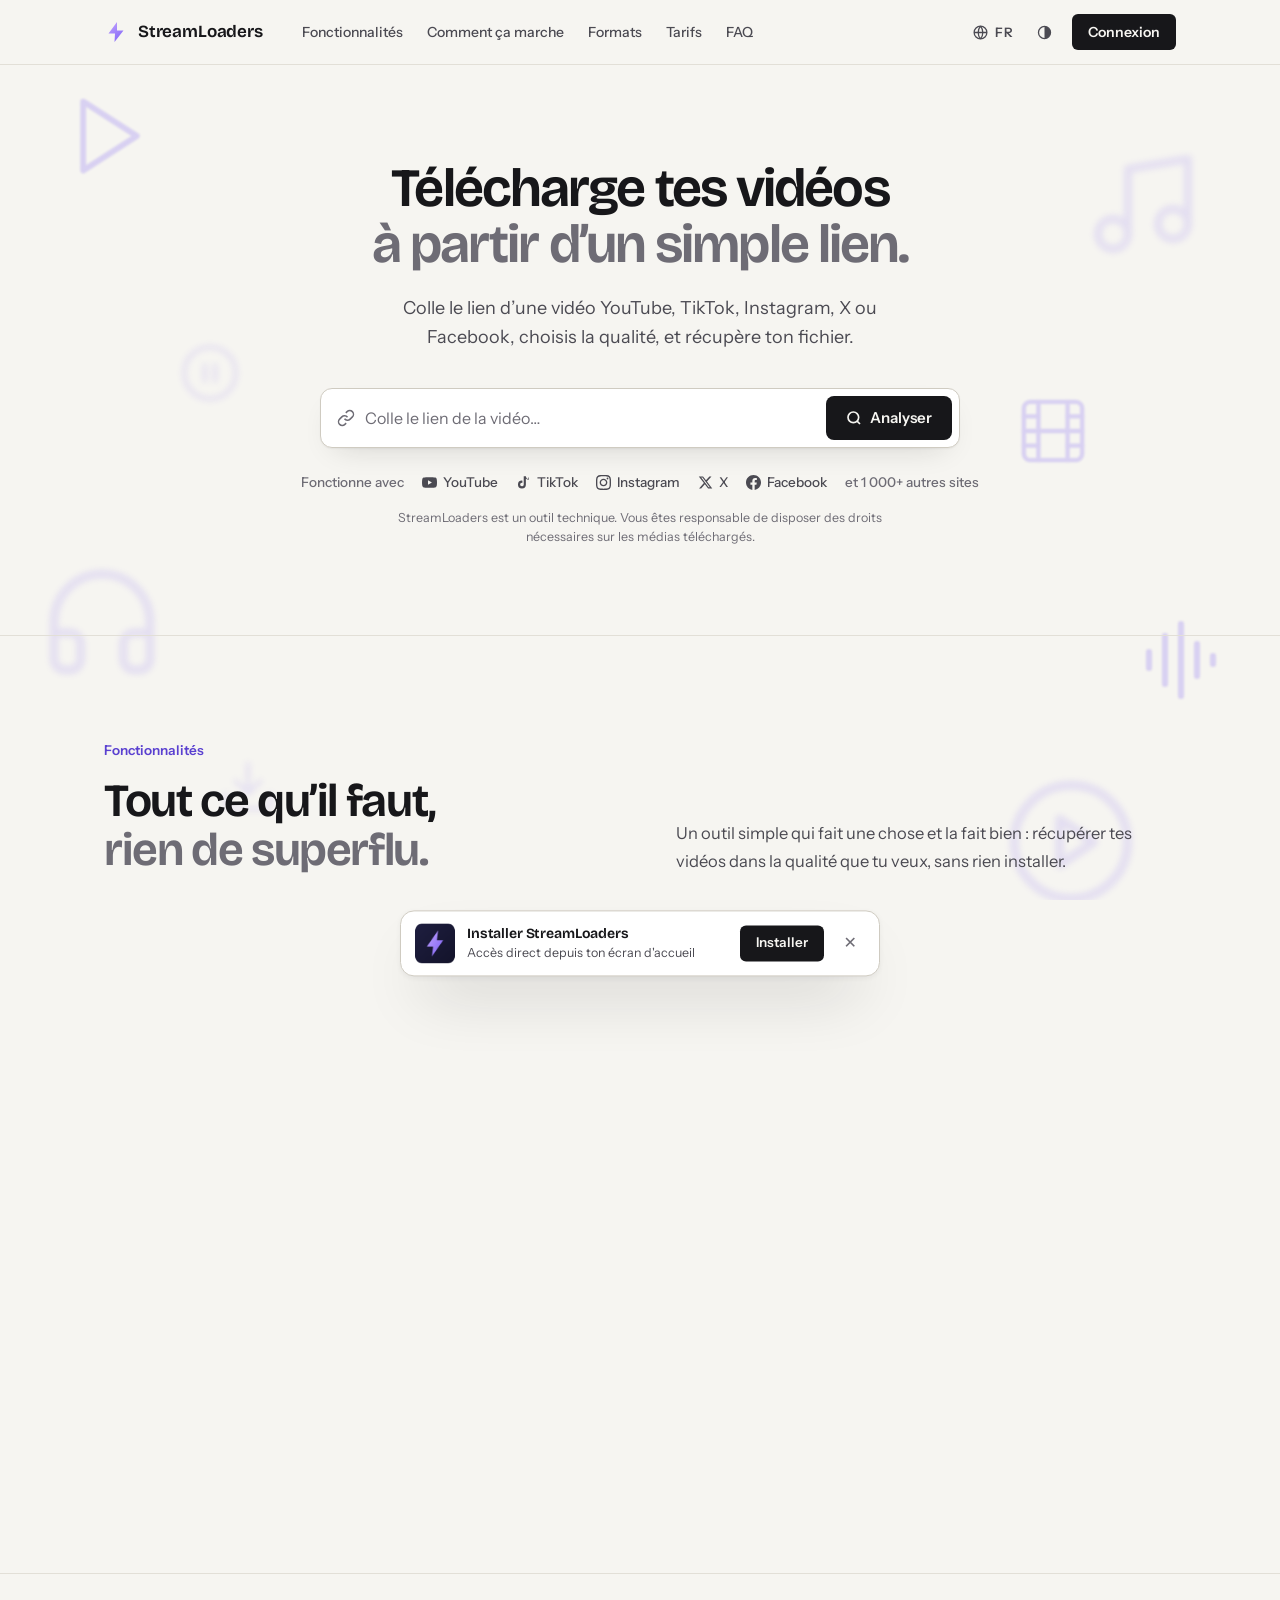
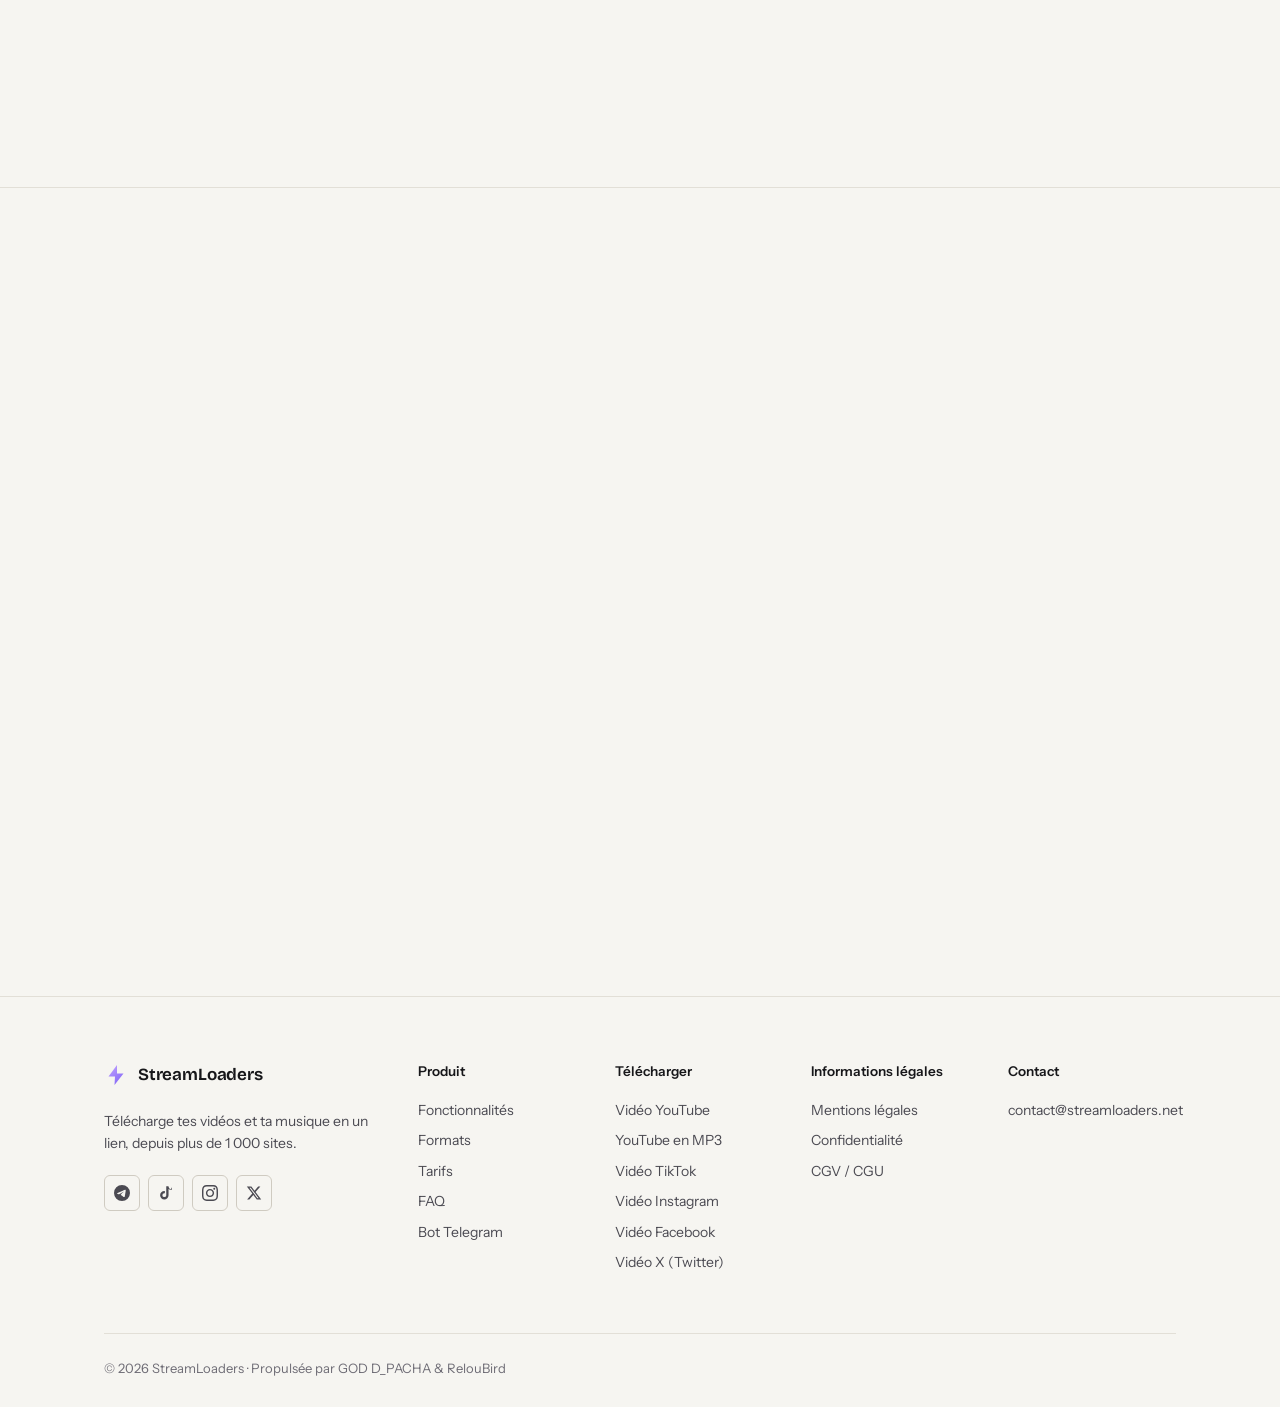
<file: index.html>
<!DOCTYPE html>
<html lang="fr">

<head>
    <meta charset="UTF-8">
    <meta name="viewport" content="width=device-width, initial-scale=1.0">

    <!-- ===== PRIMARY SEO META TAGS ===== -->
    <title>Télécharger vidéo YouTube, TikTok, Instagram - StreamLoaders</title>
    <meta name="description"
        content="Télécharge des vidéos YouTube, TikTok, Instagram, X et Facebook en MP4 (jusqu'en 4K) ou en MP3. Gratuit, sans inscription, 1 000+ sites compatibles.">
    <meta name="author" content="StreamLoaders">
    <meta name="robots" content="index, follow, max-snippet:-1, max-image-preview:large, max-video-preview:-1">
    <link rel="canonical" href="https://streamloaders.net/">

    <!-- ===== OPEN GRAPH (Facebook, WhatsApp, LinkedIn) ===== -->
    <meta property="og:type" content="website">
    <meta property="og:url" content="https://streamloaders.net/">
    <meta property="og:site_name" content="StreamLoaders">
    <meta property="og:title" content="Télécharger vidéo YouTube, TikTok, Instagram - StreamLoaders">
    <meta property="og:description"
        content="Télécharge des vidéos YouTube, TikTok, Instagram, X et Facebook en MP4 (jusqu'en 4K) ou en MP3. Gratuit, sans inscription, 1 000+ sites compatibles.">
    <meta property="og:image" content="https://streamloaders.net/og-image.png">
    <meta property="og:image:type" content="image/png">
    <meta property="og:image:width" content="1200">
    <meta property="og:image:height" content="630">
    <meta property="og:image:alt" content="StreamLoaders - Téléchargeur de vidéos universel">
    <meta property="og:locale" content="fr_FR">

    <!-- ===== TWITTER CARD ===== -->
    <meta name="twitter:card" content="summary_large_image">
    <meta name="twitter:title" content="Télécharger vidéo YouTube, TikTok, Instagram - StreamLoaders">
    <meta name="twitter:description"
        content="Télécharge des vidéos YouTube, TikTok, Instagram, X et Facebook en MP4 (jusqu'en 4K) ou en MP3. Gratuit, sans inscription, 1 000+ sites compatibles.">
    <meta name="twitter:image" content="https://streamloaders.net/og-image.png">

    <!-- ===== SCHEMA.ORG STRUCTURED DATA ===== -->
    <script type="application/ld+json">
    {
      "@context": "https://schema.org",
      "@graph": [
        {
          "@type": "Organization",
          "@id": "https://streamloaders.net/#organization",
          "name": "StreamLoaders",
          "url": "https://streamloaders.net/",
          "logo": { "@type": "ImageObject", "url": "https://streamloaders.net/icons/icon-192.png" },
          "email": "contact@streamloaders.net",
          "sameAs": [
            "https://t.me/StreamLoade_bot",
            "https://www.tiktok.com/@steamloader01",
            "https://www.instagram.com/streamloader2026",
            "https://x.com/streamloader"
          ]
        },
        {
          "@type": "WebSite",
          "@id": "https://streamloaders.net/#website",
          "url": "https://streamloaders.net/",
          "name": "StreamLoaders",
          "inLanguage": "fr",
          "publisher": { "@id": "https://streamloaders.net/#organization" }
        },
        {
          "@type": "WebApplication",
          "name": "StreamLoaders",
          "url": "https://streamloaders.net/",
          "applicationCategory": "MultimediaApplication",
          "operatingSystem": "Web",
          "offers": [
            { "@type": "Offer", "name": "Gratuit", "price": "0", "priceCurrency": "XAF" },
            { "@type": "Offer", "name": "Premium (1 mois)", "price": "900", "priceCurrency": "XAF" }
          ]
        }
      ]
    }
    </script>

    <!-- build:head:start -->
    <!-- ===== PERFORMANCE ===== -->
    <link rel="preload" href="/fonts/bricolage_grotesque_latin.woff2" as="font" type="font/woff2" crossorigin>
    <link rel="preload" href="/fonts/instrument_sans_latin.woff2" as="font" type="font/woff2" crossorigin>
    <link rel="stylesheet" href="/style.css">

    <!-- DNS prefetch -->
    <link rel="dns-prefetch" href="//flagcdn.com">
    <link rel="dns-prefetch" href="//ipapi.co">

    <!-- PWA -->
    <link rel="manifest" href="/manifest.json">
    <meta name="theme-color" content="#13132A" media="(prefers-color-scheme: dark)">
    <meta name="theme-color" content="#FAFAFA" media="(prefers-color-scheme: light)">

    <!-- iOS : support PWA partiel, mais ces balises améliorent l'expérience -->
    <meta name="mobile-web-app-capable" content="yes">
    <meta name="apple-mobile-web-app-status-bar-style" content="black-translucent">
    <meta name="apple-mobile-web-app-title" content="StreamLoaders">
    <link rel="apple-touch-icon" href="/icons/apple-touch-icon.png">

    <!-- Favicon -->
    <link rel="icon" href="/favicon.ico" sizes="48x48">
    <link rel="icon" type="image/svg+xml" href="/favicon.svg">
    <link rel="icon" type="image/png" href="/icons/icon-192.png" sizes="192x192">
    <!-- build:head:end -->
</head>

<body>

    <!-- build:bg:start -->
    <!-- ═══ DÉCOR D'ARRIÈRE-PLAN : motifs vidéo/audio flottants ═══ -->
    <div class="bg-motifs" aria-hidden="true">
        <div class="bg-motifs-layer" id="prlxLayer">
            <svg class="motif" style="top:5%;left:5%;--s:92px;--d:9s;--r:-6deg" viewBox="0 0 24 24">
                <polygon points="5 3 19 12 5 21 5 3" />
            </svg>
            <svg class="motif far" style="top:8%;right:6%;--s:120px;--d:13s;--delay:-4s;--r:8deg" viewBox="0 0 24 24">
                <path d="M9 18V5l12-2v13" />
                <circle cx="6" cy="18" r="3" />
                <circle cx="18" cy="16" r="3" />
            </svg>
            <svg class="motif far m-hide" style="top:19%;left:14%;--s:62px;--d:11s;--delay:-6s" viewBox="0 0 24 24">
                <circle cx="12" cy="12" r="10" />
                <line x1="10" y1="15" x2="10" y2="9" />
                <line x1="14" y1="15" x2="14" y2="9" />
            </svg>
            <svg class="motif m-hide" style="top:22%;right:15%;--s:70px;--d:10s;--delay:-2s;--r:-10deg"
                viewBox="0 0 24 24">
                <rect x="2" y="2" width="20" height="20" rx="2.18" />
                <line x1="7" y1="2" x2="7" y2="22" />
                <line x1="17" y1="2" x2="17" y2="22" />
                <line x1="2" y1="12" x2="22" y2="12" />
                <line x1="2" y1="7" x2="7" y2="7" />
                <line x1="2" y1="17" x2="7" y2="17" />
                <line x1="17" y1="17" x2="22" y2="17" />
                <line x1="17" y1="7" x2="22" y2="7" />
            </svg>
            <svg class="motif far" style="top:31%;left:3%;--s:128px;--d:15s;--delay:-8s;--r:6deg" viewBox="0 0 24 24">
                <path d="M3 18v-6a9 9 0 0 1 18 0v6" />
                <path
                    d="M21 19a2 2 0 0 1-2 2h-1a2 2 0 0 1-2-2v-3a2 2 0 0 1 2-2h3zM3 19a2 2 0 0 0 2 2h1a2 2 0 0 0 2-2v-3a2 2 0 0 0-2-2H3z" />
            </svg>
            <svg class="motif" style="top:34%;right:4%;--s:96px;--d:8s;--delay:-3s" viewBox="0 0 24 24">
                <line x1="4" y1="10" x2="4" y2="14" />
                <line x1="8" y1="6" x2="8" y2="18" />
                <line x1="12" y1="3" x2="12" y2="21" />
                <line x1="16" y1="8" x2="16" y2="16" />
                <line x1="20" y1="11" x2="20" y2="13" />
            </svg>
            <svg class="motif far m-hide" style="top:42%;left:17%;--s:60px;--d:12s;--delay:-5s;--r:-4deg"
                viewBox="0 0 24 24">
                <path d="M21 15v4a2 2 0 0 1-2 2H5a2 2 0 0 1-2-2v-4" />
                <polyline points="7 10 12 15 17 10" />
                <line x1="12" y1="15" x2="12" y2="3" />
            </svg>
            <svg class="motif far" style="top:43%;right:11%;--s:136px;--d:14s;--delay:-1s;--r:4deg" viewBox="0 0 24 24">
                <circle cx="12" cy="12" r="10" />
                <polygon points="10 8 16 12 10 16 10 8" />
            </svg>
            <svg class="motif far m-hide" style="top:50%;left:39%;--s:52px;--d:10s;--delay:-7s" viewBox="0 0 24 24">
                <circle cx="8" cy="18" r="3" />
                <path d="M11 18V4l8 3" />
            </svg>
            <svg class="motif" style="top:54%;left:6%;--s:100px;--d:11s;--delay:-2s;--r:8deg" viewBox="0 0 24 24">
                <polygon points="23 7 16 12 23 17 23 7" />
                <rect x="1" y="5" width="15" height="14" rx="2" />
            </svg>
            <svg class="motif far" style="top:57%;right:6%;--s:88px;--d:13s;--delay:-9s;--r:-6deg" viewBox="0 0 24 24">
                <polygon points="11 5 6 9 2 9 2 15 6 15 11 19 11 5" />
                <path d="M15.54 8.46a5 5 0 0 1 0 7.07M19.07 4.93a10 10 0 0 1 0 14.14" />
            </svg>
            <svg class="motif far m-hide" style="top:62%;right:29%;--s:46px;--d:9s;--delay:-4s" viewBox="0 0 24 24">
                <polygon points="5 3 19 12 5 21 5 3" />
            </svg>
            <svg class="motif far" style="top:65%;left:14%;--s:74px;--d:15s;--delay:-6s" viewBox="0 0 24 24">
                <circle cx="12" cy="12" r="10" />
                <circle cx="12" cy="12" r="3" />
            </svg>
            <svg class="motif far m-hide" style="top:68%;right:16%;--s:60px;--d:10s;--delay:-1s;--r:6deg"
                viewBox="0 0 24 24">
                <polygon points="5 4 15 12 5 20 5 4" />
                <line x1="19" y1="5" x2="19" y2="19" />
            </svg>
            <svg class="motif" style="top:75%;left:4%;--s:90px;--d:12s;--delay:-5s;--r:-8deg" viewBox="0 0 24 24">
                <path d="M12 1a3 3 0 0 0-3 3v8a3 3 0 0 0 6 0V4a3 3 0 0 0-3-3z" />
                <path d="M19 10v2a7 7 0 0 1-14 0v-2" />
                <line x1="12" y1="19" x2="12" y2="23" />
            </svg>
            <svg class="motif far" style="top:78%;right:5%;--s:116px;--d:14s;--delay:-3s;--r:5deg" viewBox="0 0 24 24">
                <rect x="2" y="7" width="20" height="15" rx="2" />
                <polyline points="17 2 12 7 7 2" />
            </svg>
            <svg class="motif far m-hide" style="top:85%;left:13%;--s:56px;--d:9s;--delay:-7s" viewBox="0 0 24 24">
                <rect x="6" y="4" width="4" height="16" rx="1" />
                <rect x="14" y="4" width="4" height="16" rx="1" />
            </svg>
            <svg class="motif" style="top:88%;right:7%;--s:84px;--d:11s;--delay:-2s;--r:-5deg" viewBox="0 0 24 24">
                <path d="M9 18V5l12-2v13" />
                <circle cx="6" cy="18" r="3" />
                <circle cx="18" cy="16" r="3" />
            </svg>
        </div>
    </div>
    <!-- build:bg:end -->

    <!-- build:nav:start -->
    <!-- ═══ NAVIGATION ═══ -->
    <nav>
        <div class="nav-inner">
            <a class="nav-logo" href="/" aria-label="StreamLoaders">
                <svg class="brand-mark" viewBox="0 0 24 24" fill="none" aria-hidden="true">
                    <path d="M13 2L4.5 13.5H11L10.5 22L19.5 10.5H13L13 2Z" fill="url(#slBoltNav)" />
                    <defs>
                        <linearGradient id="slBoltNav" x1="4.5" y1="2" x2="19.5" y2="22" gradientUnits="userSpaceOnUse">
                            <stop stop-color="#C4A5FF" />
                            <stop offset="1" stop-color="#7B5FF5" />
                        </linearGradient>
                    </defs>
                </svg>
                <span class="nav-wordmark" data-i18n="brand">StreamLoaders</span>
            </a>
            <div class="nav-links">
                <a href="#features" data-i18n="nav.features">Fonctionnalités</a>
                <a href="#how" data-i18n="nav.how">Comment ça marche</a>
                <a href="#formats" data-i18n="nav.formats">Formats</a>
                <a href="#pricing" data-i18n="nav.pricing">Tarifs</a>
                <a href="#faq" data-i18n="nav.faq">FAQ</a>
            </div>
            <div class="nav-actions">
                <button class="nav-icon-btn" id="langBtn" title="Langue" aria-label="Changer de langue">
                    <svg class="lang-ico" viewBox="0 0 24 24" fill="none" stroke="currentColor" stroke-width="1.8"
                        aria-hidden="true">
                        <circle cx="12" cy="12" r="9" />
                        <path d="M3 12h18M12 3a14 14 0 0 1 0 18M12 3a14 14 0 0 0 0 18" />
                    </svg>
                    <span id="langLabel">FR</span>
                </button>
                <button class="nav-icon-btn" id="themeBtn" title="Thème clair / sombre" aria-label="Changer de thème">
                    <svg viewBox="0 0 24 24" fill="none" stroke="currentColor" stroke-width="1.8" aria-hidden="true">
                        <circle cx="12" cy="12" r="8.5" />
                        <path d="M12 3.5v17a8.5 8.5 0 0 0 0-17z" fill="currentColor" stroke="none" />
                    </svg>
                </button>
                <button class="nav-cta" id="navCta" data-i18n="nav.cta">Connexion</button>
                <div class="nav-user-chip" id="navUserChip" style="display:none">
                    <div class="nav-avatar" id="navAvatar">?</div>
                    <span id="navEmail"></span>
                    <span class="plan-badge" id="navPlan" style="display:none">Premium</span>
                </div>
            </div>
        </div>
    </nav>
    <!-- build:nav:end -->

    <!-- ═══ HERO ═══ -->
    <section class="hero">
        <div class="hero-inner">
            <h1 class="hero-title">
                <span class="hl-1" data-i18n="hero.line1">Télécharge tes vidéos</span>
                <span class="hl-2" data-i18n="hero.line2">à partir d’un simple lien.</span>
            </h1>
            <p class="hero-sub" data-i18n="hero.sub">Colle le lien d’une vidéo YouTube, TikTok, Instagram, X ou
                Facebook, choisis la qualité, et récupère ton fichier.</p>

            <!-- build:widget:start -->
            <div class="url-widget">
                <svg class="url-ico" viewBox="0 0 24 24" fill="none" stroke="currentColor" stroke-width="2"
                    aria-hidden="true">
                    <path d="M10 13a5 5 0 0 0 7.54.54l3-3a5 5 0 0 0-7.07-7.07l-1.72 1.71" />
                    <path d="M14 11a5 5 0 0 0-7.54-.54l-3 3a5 5 0 0 0 7.07 7.07l1.71-1.71" />
                </svg>
                <input type="url" id="urlInput" data-i18n-placeholder="hero.placeholder"
                    placeholder="Colle le lien de la vidéo…" autocomplete="off" spellcheck="false">
                <button class="btn-analyze" id="analyzeBtn">
                    <svg viewBox="0 0 24 24" fill="none" stroke="currentColor" stroke-width="2.5">
                        <circle cx="11" cy="11" r="8" />
                        <path d="m21 21-4.35-4.35" />
                    </svg>
                    <span data-i18n="hero.analyze">Analyser</span>
                </button>
            </div>

            <div id="status-area"></div>

            <!-- Fiche vidéo -->
            <div class="video-card" id="videoCard">
                <div class="vc-head">
                    <div class="video-thumb-wrap" id="thumbWrap">
                        <div class="video-thumb-placeholder" id="thumbPlaceholder">
                            <svg viewBox="0 0 24 24" fill="none" stroke="currentColor" stroke-width="1.5">
                                <rect x="2" y="2" width="20" height="20" rx="3" />
                                <polygon points="10 8 16 12 10 16 10 8" />
                            </svg>
                        </div>
                        <img id="thumbImg" class="video-thumb-img" style="display:none" alt="Miniature">
                        <div class="thumb-duration" id="thumbDuration" style="display:none"></div>
                    </div>
                    <div class="vc-head-info">
                        <div class="vc-title" id="vcTitle"></div>
                        <div class="meta-row" id="vcMeta"></div>
                    </div>
                </div>
                <div class="video-card-body">
                    <div class="fmt-label" data-i18n="card.format">Format</div>
                    <div class="fmt-presets" id="vcFmts"></div>

                    <div id="subtitleOpts" class="subtitle-opts">
                        <label class="subtitle-toggle" for="subtitleToggle">
                            <input type="checkbox" id="subtitleToggle">
                            <span class="subtitle-switch"></span>
                            <span class="subtitle-toggle-label" data-i18n="card.withSubs">Télécharger avec
                                sous-titres</span>
                        </label>
                        <div id="subtitleLangWrap" class="subtitle-lang-wrap" style="display:none">
                            <span class="subtitle-lang-label" data-i18n="card.subsLang">Langue des sous-titres</span>
                            <select id="subtitleLang" class="subtitle-lang-select">
                                <option value="fr">Français</option>
                                <option value="en">English</option>
                                <option value="es">Español</option>
                                <option value="pt">Português</option>
                                <option value="ar">العربية</option>
                            </select>
                            <p class="subtitle-hint" data-i18n="card.subsHint">Les sous-titres seront intégrés à la
                                vidéo dans la langue choisie, quelle que soit la langue d'origine.</p>
                        </div>
                    </div>

                    <div id="trimOpts" class="trim-opts">
                        <div class="trim-toggle-row">
                            <label class="trim-toggle" id="trimToggleWrap">
                                <input type="checkbox" id="trimToggle">
                                <span class="trim-switch"></span>
                                <span class="trim-toggle-label" data-i18n="card.trimToggle">Extraire une scène
                                    précise</span>
                            </label>
                            <span class="trim-trials-badge" id="trimTrialsBadge" style="display:none"></span>
                        </div>
                        <div id="trimFieldsWrap" class="trim-fields-wrap">
                            <div class="trim-field">
                                <label for="trimStart" data-i18n="card.trimStart">Début (ex: 00:10)</label>
                                <input type="text" id="trimStart" placeholder="00:10" inputmode="numeric">
                            </div>
                            <div class="trim-field">
                                <label for="trimEnd" data-i18n="card.trimEnd">Fin (ex: 00:25)</label>
                                <input type="text" id="trimEnd" placeholder="00:25" inputmode="numeric">
                            </div>
                        </div>
                    </div>

                    <div class="action-row">
                        <button class="btn-dl" id="dlBtn">
                            <svg viewBox="0 0 24 24" fill="none" stroke="currentColor" stroke-width="2.5">
                                <path d="M21 15v4a2 2 0 0 1-2 2H5a2 2 0 0 1-2-2v-4" />
                                <polyline points="7 10 12 15 17 10" />
                                <line x1="12" y1="15" x2="12" y2="3" />
                            </svg>
                            <span data-i18n="card.download">Télécharger</span>
                        </button>
                        <button class="btn-watch" id="simBtn" style="display:none;border-style:dashed"
                            title="Simuler la progression du téléchargement">
                            <svg viewBox="0 0 24 24" fill="none" stroke="currentColor" stroke-width="2">
                                <path d="M14.5 2.5a2.5 2.5 0 0 1 3 3L5 18l-3 3 3-3 12.5-12.5z" />
                            </svg>
                        </button>
                        <button class="btn-watch" id="watchBtn">
                            <svg viewBox="0 0 24 24" fill="none" stroke="currentColor" stroke-width="2">
                                <polygon points="5 3 19 12 5 21 5 3" />
                            </svg>
                            <span data-i18n="card.watch">Regarder</span>
                        </button>
                    </div>

                    <div class="progress-wrap" id="progressWrap">
                        <div class="progress-header">
                            <span id="progressLbl">Téléchargement en cours…</span>
                            <span id="progressPct" class="progress-pct"></span>
                        </div>
                        <div class="progress-track">
                            <div class="progress-fill" id="progressFill"></div>
                        </div>
                        <div class="progress-details">
                            <div><span id="progressTotal"></span><span id="progressSpeed"></span></div>
                            <span id="progressEta"></span>
                        </div>
                    </div>
                </div>
            </div>
            <!-- build:widget:end -->

            <div class="site-chips">
                <span class="site-chips-label" data-i18n="hero.supports">Fonctionne avec</span>
                <span class="site-chip"><svg viewBox="0 0 24 24" aria-hidden="true">
                        <path
                            d="M23.495 6.205a3.007 3.007 0 0 0-2.088-2.088c-1.87-.501-9.396-.501-9.396-.501s-7.507-.01-9.396.501A3.007 3.007 0 0 0 .527 6.205a31.247 31.247 0 0 0-.522 5.805 31.247 31.247 0 0 0 .522 5.783 3.007 3.007 0 0 0 2.088 2.088c1.868.502 9.396.502 9.396.502s7.506 0 9.396-.502a3.007 3.007 0 0 0 2.088-2.088 31.247 31.247 0 0 0 .5-5.783 31.247 31.247 0 0 0-.5-5.805zM9.609 15.601V8.408l6.264 3.602z" />
                    </svg>YouTube</span>
                <span class="site-chip"><svg viewBox="0 0 24 24" aria-hidden="true">
                        <path
                            d="M19.59 6.69a4.83 4.83 0 0 1-3.77-4.25V2h-3.45v13.67a2.89 2.89 0 0 1-2.88 2.5 2.89 2.89 0 0 1-2.89-2.89 2.89 2.89 0 0 1 2.89-2.89c.28 0 .54.04.79.1V9.01a6.33 6.33 0 0 0-.79-.05 6.34 6.34 0 0 0-6.34 6.34 6.34 6.34 0 0 0 6.34 6.34 6.34 6.34 0 0 0 6.33-6.34l-.01-9.27a8.18 8.18 0 0 0 4.78 1.52v-3.45a4.85 4.85 0 0 1-1-.11z" />
                    </svg>TikTok</span>
                <span class="site-chip"><svg viewBox="0 0 24 24" aria-hidden="true">
                        <path
                            d="M12 2.163c3.204 0 3.584.012 4.85.07 3.252.148 4.771 1.691 4.919 4.919.058 1.265.069 1.645.069 4.849 0 3.205-.012 3.584-.069 4.849-.149 3.225-1.664 4.771-4.919 4.919-1.266.058-1.644.07-4.85.07-3.204 0-3.584-.012-4.849-.07-3.26-.149-4.771-1.699-4.919-4.92-.058-1.265-.07-1.644-.07-4.849 0-3.204.013-3.583.07-4.849.149-3.227 1.664-4.771 4.919-4.919 1.266-.057 1.645-.069 4.849-.069zm0-2.163c-3.259 0-3.667.014-4.947.072-4.358.2-6.78 2.618-6.98 6.98-.059 1.281-.073 1.689-.073 4.948 0 3.259.014 3.668.072 4.948.2 4.358 2.618 6.78 6.98 6.98 1.281.058 1.689.072 4.948.072 3.259 0 3.668-.014 4.948-.072 4.354-.2 6.782-2.618 6.979-6.98.059-1.28.073-1.689.073-4.948 0-3.259-.014-3.667-.072-4.947-.196-4.354-2.617-6.78-6.979-6.98-1.281-.059-1.69-.073-4.949-.073zm0 5.838c-3.403 0-6.162 2.759-6.162 6.162s2.759 6.163 6.162 6.163 6.162-2.759 6.162-6.163c0-3.403-2.759-6.162-6.162-6.162zm0 10.162c-2.209 0-4-1.79-4-4 0-2.209 1.791-4 4-4s4 1.791 4 4c0 2.21-1.791 4-4 4zm6.406-11.845c-.796 0-1.441.645-1.441 1.44s.645 1.44 1.441 1.44c.795 0 1.439-.645 1.439-1.44s-.644-1.44-1.439-1.44z" />
                    </svg>Instagram</span>
                <span class="site-chip"><svg viewBox="0 0 24 24" aria-hidden="true">
                        <path
                            d="M18.244 2.25h3.308l-7.227 8.26 8.502 11.24H16.17l-5.214-6.817L4.99 21.75H1.68l7.73-8.835L1.254 2.25H8.08l4.713 6.231zm-1.161 17.52h1.833L7.084 4.126H5.117z" />
                    </svg>X</span>
                <span class="site-chip"><svg viewBox="0 0 24 24" aria-hidden="true">
                        <path
                            d="M24 12.073c0-6.627-5.373-12-12-12s-12 5.373-12 12c0 5.99 4.388 10.954 10.125 11.854v-8.385H7.078v-3.47h3.047V9.43c0-3.007 1.792-4.669 4.533-4.669 1.312 0 2.686.235 2.686.235v2.953H15.83c-1.491 0-1.956.925-1.956 1.874v2.25h3.328l-.532 3.47h-2.796v8.385C19.612 23.027 24 18.062 24 12.073z" />
                    </svg>Facebook</span>
                <span class="site-chip more" data-i18n="hero.more">et 1 000+ autres sites</span>
            </div>

            <p class="url-disclaimer" data-i18n="hero.disclaimer">StreamLoaders est un outil technique. Vous êtes
                responsable de disposer des droits nécessaires sur les médias téléchargés.</p>

            <div id="container-8d98744dc408b0db5e089b7bcc209169"></div>
        </div>
    </section>

    <!-- ═══ FONCTIONNALITÉS ═══ -->
    <section class="section" id="features">
        <div class="section-inner">
            <div class="sec-head reveal">
                <div>
                    <div class="sec-label" data-i18n="feat.label">Fonctionnalités</div>
                    <h2 class="sec-title"><span class="hl-1" data-i18n="feat.t1">Tout ce qu'il faut,</span><span
                            class="hl-2" data-i18n="feat.t2">rien de superflu.</span></h2>
                </div>
                <p class="sec-sub" data-i18n="feat.sub">Un outil simple qui fait une chose et la fait bien : récupérer
                    tes vidéos dans la qualité que tu veux, sans rien installer.</p>
            </div>
            <div class="feat-grid reveal">
                <div class="feat-card">
                    <div class="feat-icon"><svg viewBox="0 0 24 24" fill="none" stroke="currentColor" stroke-width="1.7"
                            stroke-linecap="round" stroke-linejoin="round">
                            <rect x="2.5" y="5" width="13" height="14" rx="2" />
                            <path d="m15.5 10.5 6-3.5v10l-6-3.5" />
                        </svg></div>
                    <h3 class="feat-title" data-i18n="f1.t">De la HD à la 4K</h3>
                    <div class="feat-desc" data-i18n="f1.d">De 480p à 1080p gratuitement, jusqu'en 4K avec Premium. Le
                        fichier est livré en MP4, lisible sur tous les appareils.</div>
                </div>
                <div class="feat-card">
                    <div class="feat-icon"><svg viewBox="0 0 24 24" fill="none" stroke="currentColor" stroke-width="1.7"
                            stroke-linecap="round" stroke-linejoin="round">
                            <path d="M9 18V5l12-2v13" />
                            <circle cx="6" cy="18" r="3" />
                            <circle cx="18" cy="16" r="3" />
                        </svg></div>
                    <h3 class="feat-title" data-i18n="f2.t">Audio MP3</h3>
                    <div class="feat-desc" data-i18n="f2.d">Garde uniquement le son, en MP3 haute qualité. Pratique pour
                        la musique, les podcasts et les conférences.</div>
                </div>
                <div class="feat-card">
                    <div class="feat-icon"><svg viewBox="0 0 24 24" fill="none" stroke="currentColor" stroke-width="1.7"
                            stroke-linecap="round" stroke-linejoin="round">
                            <rect x="2.5" y="4.5" width="19" height="15" rx="2" />
                            <path d="M7 15h3M13 15h4M7 11.5h6M16 11.5h1" />
                        </svg></div>
                    <h3 class="feat-title" data-i18n="f3.t">Sous-titres intégrés</h3>
                    <div class="feat-desc" data-i18n="f3.d">Ajoute les sous-titres directement dans la vidéo : français,
                        anglais, espagnol, portugais ou arabe.</div>
                </div>
                <div class="feat-card">
                    <div class="feat-icon"><svg viewBox="0 0 24 24" fill="none" stroke="currentColor" stroke-width="1.7"
                            stroke-linecap="round" stroke-linejoin="round">
                            <circle cx="6" cy="6" r="3" />
                            <circle cx="6" cy="18" r="3" />
                            <path d="M20 4 8.12 15.88M14.47 14.48 20 20M8.12 8.12 12 12" />
                        </svg></div>
                    <h3 class="feat-title" data-i18n="f4.t">Découpage précis</h3>
                    <div class="feat-desc" data-i18n="f4.d">Garde seulement le passage qui t'intéresse : indique le
                        début et la fin, le reste n'est pas téléchargé.</div>
                </div>
                <div class="feat-card">
                    <div class="feat-icon"><svg viewBox="0 0 24 24" fill="none" stroke="currentColor" stroke-width="1.7"
                            stroke-linecap="round" stroke-linejoin="round">
                            <path d="M12 21.5s8-3.8 8-9.8V5.2l-8-2.9-8 2.9v6.5c0 6 8 9.8 8 9.8z" />
                            <path d="m9 12 2 2 4-4" />
                        </svg></div>
                    <h3 class="feat-title" data-i18n="f5.t">Rien n'est conservé</h3>
                    <div class="feat-desc" data-i18n="f5.d">Les fichiers sont effacés de nos serveurs dès qu'ils t'ont
                        été envoyés, ou au bout de quelques minutes.</div>
                </div>
                <div class="feat-card">
                    <div class="feat-icon"><svg viewBox="0 0 24 24" fill="none" stroke="currentColor" stroke-width="1.7"
                            stroke-linecap="round" stroke-linejoin="round">
                            <path d="M21.5 3.5 2.5 10.8l7.2 2.5 2.5 7.2z" />
                            <path d="M21.5 3.5 9.7 13.3" />
                        </svg></div>
                    <h3 class="feat-title" data-i18n="f6.t">Aussi sur Telegram</h3>
                    <div class="feat-desc" data-i18n="f6.d">Envoie un lien à notre bot Telegram et reçois la vidéo ou
                        l'audio directement dans la conversation.</div>
                </div>
            </div>
        </div>

        <!-- Conteneur pour la bannière Display 728x90 -->
        <div id="adsterra-display-728x90" style="text-align: center; margin: 20px auto;"></div>
    </section>

    <!-- ═══ COMMENT ÇA MARCHE ═══ -->
    <section class="section" id="how">
        <div class="section-inner">
            <div class="sec-head reveal">
                <div>
                    <div class="sec-label" data-i18n="how.label">Comment ça marche</div>
                    <h2 class="sec-title"><span class="hl-1" data-i18n="how.t1">Trois étapes,</span><span class="hl-2"
                            data-i18n="how.t2">c’est tout.</span></h2>
                </div>
                <p class="sec-sub" data-i18n="how.sub">Pas besoin de compte ni d’application : tout se passe sur cette
                    page, depuis ton téléphone ou ton ordinateur.</p>
            </div>
            <div class="steps reveal">
                <div class="step"><span class="step-num">01</span>
                    <h3 class="step-title" data-i18n="s1.t">Copie le lien</h3>
                    <div class="step-desc" data-i18n="s1.d">Sur l'application ou le site de la vidéo, touche « Partager
                        » puis « Copier le lien ».</div>
                </div>
                <div class="step"><span class="step-num">02</span>
                    <h3 class="step-title" data-i18n="s2.t">Colle et choisis</h3>
                    <div class="step-desc" data-i18n="s2.d">Colle le lien en haut de cette page, puis choisis la qualité
                        vidéo ou l'audio seul.</div>
                </div>
                <div class="step"><span class="step-num">03</span>
                    <h3 class="step-title" data-i18n="s3.t">Télécharge</h3>
                    <div class="step-desc" data-i18n="s3.d">Le fichier est préparé, puis enregistré directement sur ton
                        téléphone ou ton ordinateur.</div>
                </div>
            </div>
        </div>
    </section>

    <!-- ═══ FORMATS ═══ -->
    <section class="section" id="formats">
        <div class="section-inner">
            <div class="sec-head reveal">
                <div>
                    <div class="sec-label" data-i18n="formats.label">Formats</div>
                    <h2 class="sec-title"><span class="hl-1" data-i18n="formats.t1">Choisis ta qualité,</span><span
                            class="hl-2" data-i18n="formats.t2">vidéo ou audio.</span></h2>
                </div>
                <p class="sec-sub" data-i18n="formats.sub">StreamLoaders s'adapte à ton usage et à ta connexion : une
                    vidéo légère pour économiser tes données, une image nette pour ton écran, ou seulement le son.</p>
            </div>
            <div class="feat-grid reveal">
                <div class="feat-card">
                    <h3 class="feat-title" data-i18n="formats.c1.t">Vidéo MP4 de 480p à 4K</h3>
                    <p class="feat-desc" data-i18n="formats.c1.d">Choisis 480p pour économiser des données, 720p ou
                        1080p pour une image nette. La 4K est réservée aux abonnés Premium. Le fichier est en MP4,
                        lisible sur téléphone, ordinateur et télévision.</p>
                </div>
                <div class="feat-card">
                    <h3 class="feat-title" data-i18n="formats.c2.t">Audio MP3 en 320 kbps</h3>
                    <p class="feat-desc" data-i18n="formats.c2.d">Pour la musique, un podcast ou une conférence,
                        télécharge uniquement le son en MP3 haute qualité, sans la vidéo.</p>
                </div>
                <div class="feat-card">
                    <h3 class="feat-title" data-i18n="formats.c3.t">Plus de 1 000 sites compatibles</h3>
                    <p class="feat-desc" data-i18n="formats.c3.d">YouTube, TikTok, Instagram, X (Twitter), Facebook,
                        Vimeo et bien d'autres. Si la vidéo est publique, il suffit de coller son lien.</p>
                </div>
            </div>
        </div>
    </section>

    <!-- ═══ TARIFS ═══ -->
    <section class="section" id="pricing">
        <div class="section-inner">
            <div class="pricing-layout">
                <div class="pricing-intro reveal">
                    <div class="sec-label" data-i18n="price.label">Tarifs</div>
                    <h2 class="sec-title"><span class="hl-1" data-i18n="price.t1">Gratuit au départ,</span><span
                            class="hl-2" data-i18n="price.t2">Premium en option.</span></h2>
                    <p class="sec-sub" data-i18n="price.sub">Utilise StreamLoaders gratuitement aussi longtemps que tu
                        veux. Premium retire les limites et les publicités.</p>
                </div>
                <div class="pricing-grid reveal">
                    <div class="price-card plan-card">
                        <div class="price-badge" data-i18n="pf.badge">Gratuit</div>
                        <div class="price-num" id="homePriceFree">0</div>
                        <div class="price-period" data-i18n="pf.period">Pour toujours, sans carte bancaire</div>
                        <ul class="price-features">
                            <li class="ok"><svg viewBox="0 0 24 24" fill="none" stroke="currentColor"
                                    stroke-width="2.5">
                                    <polyline points="20 6 9 17 4 12" />
                                </svg><span data-i18n="pf.f1">30 téléchargements par jour</span></li>
                            <li class="ok"><svg viewBox="0 0 24 24" fill="none" stroke="currentColor"
                                    stroke-width="2.5">
                                    <polyline points="20 6 9 17 4 12" />
                                </svg><span data-i18n="pf.f2">Plus de 1 000 sites pris en charge</span></li>
                            <li class="ok"><svg viewBox="0 0 24 24" fill="none" stroke="currentColor"
                                    stroke-width="2.5">
                                    <polyline points="20 6 9 17 4 12" />
                                </svg><span data-i18n="pf.f3">Qualité jusqu'à 1080p</span></li>
                            <li class="ok"><svg viewBox="0 0 24 24" fill="none" stroke="currentColor"
                                    stroke-width="2.5">
                                    <polyline points="20 6 9 17 4 12" />
                                </svg><span data-i18n="pf.f5">Sous-titres : 5 par jour</span></li>
                            <li class="ok"><svg viewBox="0 0 24 24" fill="none" stroke="currentColor"
                                    stroke-width="2.5">
                                    <polyline points="20 6 9 17 4 12" />
                                </svg><span data-i18n="pf.f6">Découpage vidéo : 3 essais</span></li>
                            <li class="ok"><svg viewBox="0 0 24 24" fill="none" stroke="currentColor"
                                    stroke-width="2.5">
                                    <polyline points="20 6 9 17 4 12" />
                                </svg><span data-i18n="pf.f4">Financé par la publicité</span></li>
                        </ul>
                        <button class="btn-price outline" id="freeStartBtn" data-i18n="pf.btn">Commencer</button>
                    </div>
                    <div class="price-card pro plan-card">
                        <div class="price-badge" data-i18n="pp.badge">Premium</div>
                        <div class="price-num"><span class="plan-price-value premium-starting-price"
                                data-plan-price="monthly">1,50 $</span><span class="price-unit" data-i18n="pp.unit">/
                                mois</span></div>
                        <div class="price-period" id="homeYearlyNote" data-i18n="pp.period">Abonnement de 1 mois, 6 mois
                            ou 1 an</div>
                        <ul class="price-features">
                            <li class="ok"><svg viewBox="0 0 24 24" fill="none" stroke="currentColor"
                                    stroke-width="2.5">
                                    <polyline points="20 6 9 17 4 12" />
                                </svg><span data-i18n="pp.f1">Téléchargements illimités</span></li>
                            <li class="ok"><svg viewBox="0 0 24 24" fill="none" stroke="currentColor"
                                    stroke-width="2.5">
                                    <polyline points="20 6 9 17 4 12" />
                                </svg><span data-i18n="pp.f2">Qualité 4K et audio HD</span></li>
                            <li class="ok"><svg viewBox="0 0 24 24" fill="none" stroke="currentColor"
                                    stroke-width="2.5">
                                    <polyline points="20 6 9 17 4 12" />
                                </svg><span data-i18n="pp.f3">Aucune publicité</span></li>
                            <li class="ok"><svg viewBox="0 0 24 24" fill="none" stroke="currentColor"
                                    stroke-width="2.5">
                                    <polyline points="20 6 9 17 4 12" />
                                </svg><span data-i18n="pp.f4">Passage prioritaire aux heures de pointe</span></li>
                            <li class="ok"><svg viewBox="0 0 24 24" fill="none" stroke="currentColor"
                                    stroke-width="2.5">
                                    <polyline points="20 6 9 17 4 12" />
                                </svg><span data-i18n="pp.f5">Sous-titres illimités</span></li>
                            <li class="ok"><svg viewBox="0 0 24 24" fill="none" stroke="currentColor"
                                    stroke-width="2.5">
                                    <polyline points="20 6 9 17 4 12" />
                                </svg><span data-i18n="pp.f6">Découpage vidéo illimité</span></li>
                        </ul>
                        <button class="btn-price filled" id="premiumBtn" data-i18n="pp.btn">Choisir un
                            abonnement</button>
                    </div>
                </div>
            </div>
        </div>
    </section>

    <!-- ═══ FAQ ═══ -->
    <section class="section" id="faq">
        <div class="section-inner">
            <div class="faq-layout">
                <div class="reveal">
                    <div class="sec-label" data-i18n="faq.label">Questions fréquentes</div>
                    <h2 class="sec-title"><span class="hl-1" data-i18n="faq.t1">Une question ?</span><span class="hl-2"
                            data-i18n="faq.t2">La réponse est sans doute ici.</span></h2>
                </div>
                <div class="faq-list reveal">
                    <details class="faq-item">
                        <summary data-i18n="faq.q1">StreamLoaders est-il gratuit ?</summary>
                        <p data-i18n="faq.a1">Oui. Sans rien payer, tu peux faire jusqu'à 30 téléchargements par jour,
                            en qualité jusqu'à 1080p. L'abonnement Premium retire les limites, débloque la 4K et
                            supprime les publicités.</p>
                    </details>
                    <details class="faq-item">
                        <summary data-i18n="faq.q2">Quels sites sont pris en charge ?</summary>
                        <p data-i18n="faq.a2">YouTube, TikTok, Instagram, X (Twitter), Facebook, Vimeo et plus de 1 000
                            autres sites. Colle simplement le lien : la plupart des vidéos accessibles publiquement sont
                            prises en charge.</p>
                    </details>
                    <details class="faq-item">
                        <summary data-i18n="faq.q3">Ai-je le droit de télécharger n'importe quelle vidéo ?</summary>
                        <p data-i18n="faq.a3">StreamLoaders est un outil technique, prévu pour un usage personnel. Tu
                            restes responsable de disposer des droits nécessaires sur les contenus que tu télécharges.
                            Le détail figure dans nos conditions d'utilisation.</p>
                    </details>
                    <details class="faq-item">
                        <summary data-i18n="faq.q4">Mes fichiers sont-ils conservés ?</summary>
                        <p data-i18n="faq.a4">Non. Le fichier est préparé sur nos serveurs le temps du téléchargement,
                            puis supprimé dès qu'il t'a été envoyé. S'il n'est pas récupéré, il est effacé
                            automatiquement au bout de quelques minutes.</p>
                    </details>
                    <details class="faq-item">
                        <summary data-i18n="faq.q5">Comment payer l'abonnement Premium ?</summary>
                        <p data-i18n="faq.a5">Le paiement passe par GeniusPay : Mobile Money (Orange Money, MTN Money,
                            Wave) ou carte bancaire. Ton compte passe en Premium dès que le paiement est confirmé.</p>
                    </details>
                    <details class="faq-item">
                        <summary data-i18n="faq.q6">Le téléchargement ne démarre pas, que faire ?</summary>
                        <p data-i18n="faq.a6">Vérifie que le lien est complet et que la vidéo est publique. Aux heures
                            de forte affluence, ton téléchargement peut patienter quelques instants en file d'attente :
                            il démarre tout seul, garde simplement la page ouverte.</p>
                    </details>
                    <details class="faq-item">
                        <summary data-i18n="faq.q7">Comment télécharger une vidéo YouTube en MP3 ?</summary>
                        <p data-i18n="faq.a7">Colle le lien de la vidéo YouTube en haut de la page, clique sur Analyser,
                            choisis « Audio
                            MP3 » dans la liste des formats, puis clique sur Télécharger. Le fichier est enregistré sur
                            ton appareil.</p>
                    </details>
                    <details class="faq-item">
                        <summary data-i18n="faq.q8">Comment télécharger une vidéo TikTok ou Instagram ?</summary>
                        <p data-i18n="faq.a8">Dans l'application, touche « Partager » puis « Copier le lien ». Colle
                            ensuite ce lien sur
                            StreamLoaders, choisis la qualité et télécharge. Seules les vidéos publiques sont prises en
                            charge.</p>
                    </details>
                    <details class="faq-item">
                        <summary data-i18n="faq.q9">Quelle qualité vidéo choisir ?</summary>
                        <p data-i18n="faq.a9">Le 1080p convient à la plupart des écrans. Le 720p et le 480p sont plus
                            légers, pratiques
                            avec une connexion lente. La 4K est réservée aux abonnés Premium.</p>
                    </details>
                </div>
            </div>
        </div>
    </section>

    <!-- build:footer:start -->
    <!-- ═══ PIED DE PAGE ═══ -->
    <footer>
        <div class="footer-inner">
            <div class="footer-top">
                <div class="footer-brand">
                    <a class="nav-logo" href="/" aria-label="StreamLoaders">
                        <svg class="brand-mark" viewBox="0 0 24 24" fill="none" aria-hidden="true">
                            <path d="M13 2L4.5 13.5H11L10.5 22L19.5 10.5H13L13 2Z" fill="url(#slBoltFoot)" />
                            <defs>
                                <linearGradient id="slBoltFoot" x1="4.5" y1="2" x2="19.5" y2="22"
                                    gradientUnits="userSpaceOnUse">
                                    <stop stop-color="#C4A5FF" />
                                    <stop offset="1" stop-color="#7B5FF5" />
                                </linearGradient>
                            </defs>
                        </svg>
                        <span>StreamLoaders</span>
                    </a>
                    <p class="footer-tagline" data-i18n="foot.tagline">Télécharge tes vidéos et ta musique en un lien,
                        depuis plus de 1 000 sites.</p>
                    <div class="footer-social">
                        <a href="https://t.me/StreamLoade_bot" target="_blank" rel="noopener noreferrer"
                            class="social-icon-btn" aria-label="Telegram"><svg viewBox="0 0 24 24">
                                <path
                                    d="M11.944 0A12 12 0 0 0 0 12a12 12 0 0 0 12 12 12 12 0 0 0 12-12A12 12 0 0 0 12 0a12 12 0 0 0-.056 0zm4.962 7.224c.1-.002.321.023.465.14a.506.506 0 0 1 .171.325c.016.093.036.306.02.472-.18 1.898-.962 6.502-1.36 8.627-.168.9-.499 1.201-.82 1.23-.696.065-1.225-.46-1.9-.902-1.056-.693-1.653-1.124-2.678-1.8-1.185-.78-.417-1.21.258-1.91.177-.184 3.247-2.977 3.307-3.23.007-.032.014-.15-.056-.212s-.174-.041-.249-.024c-.106.024-1.793 1.14-5.061 3.345-.48.33-.913.49-1.302.48-.428-.008-1.252-.241-1.865-.44-.752-.245-1.349-.374-1.297-.789.027-.216.325-.437.893-.663 3.498-1.524 5.83-2.529 6.998-3.014 3.332-1.386 4.025-1.627 4.476-1.635z" />
                            </svg></a>
                        <a href="https://www.tiktok.com/@steamloader01" target="_blank" rel="noopener noreferrer"
                            class="social-icon-btn" aria-label="TikTok"><svg viewBox="0 0 24 24">
                                <path
                                    d="M19.59 6.69a4.83 4.83 0 0 1-3.77-4.25V2h-3.45v13.67a2.89 2.89 0 0 1-2.88 2.5 2.89 2.89 0 0 1-2.89-2.89 2.89 2.89 0 0 1 2.89-2.89c.28 0 .54.04.79.1V9.01a6.33 6.33 0 0 0-.79-.05 6.34 6.34 0 0 0-6.34 6.34 6.34 6.34 0 0 0 6.34 6.34 6.34 6.34 0 0 0 6.33-6.34l-.01-9.27a8.18 8.18 0 0 0 4.78 1.52v-3.45a4.85 4.85 0 0 1-1-.11z" />
                            </svg></a>
                        <a href="https://www.instagram.com/streamloader2026" target="_blank" rel="noopener noreferrer"
                            class="social-icon-btn" aria-label="Instagram"><svg viewBox="0 0 24 24">
                                <path
                                    d="M12 2.163c3.204 0 3.584.012 4.85.07 3.252.148 4.771 1.691 4.919 4.919.058 1.265.069 1.645.069 4.849 0 3.205-.012 3.584-.069 4.849-.149 3.225-1.664 4.771-4.919 4.919-1.266.058-1.644.07-4.85.07-3.204 0-3.584-.012-4.849-.07-3.26-.149-4.771-1.699-4.919-4.92-.058-1.265-.07-1.644-.07-4.849 0-3.204.013-3.583.07-4.849.149-3.227 1.664-4.771 4.919-4.919 1.266-.057 1.645-.069 4.849-.069zm0-2.163c-3.259 0-3.667.014-4.947.072-4.358.2-6.78 2.618-6.98 6.98-.059 1.281-.073 1.689-.073 4.948 0 3.259.014 3.668.072 4.948.2 4.358 2.618 6.78 6.98 6.98 1.281.058 1.689.072 4.948.072 3.259 0 3.668-.014 4.948-.072 4.354-.2 6.782-2.618 6.979-6.98.059-1.28.073-1.689.073-4.948 0-3.259-.014-3.667-.072-4.947-.196-4.354-2.617-6.78-6.979-6.98-1.281-.059-1.69-.073-4.949-.073zm0 5.838c-3.403 0-6.162 2.759-6.162 6.162s2.759 6.163 6.162 6.163 6.162-2.759 6.162-6.163c0-3.403-2.759-6.162-6.162-6.162zm0 10.162c-2.209 0-4-1.79-4-4 0-2.209 1.791-4 4-4s4 1.791 4 4c0 2.21-1.791 4-4 4zm6.406-11.845c-.796 0-1.441.645-1.441 1.44s.645 1.44 1.441 1.44c.795 0 1.439-.645 1.439-1.44s-.644-1.44-1.439-1.44z" />
                            </svg></a>
                        <a href="https://x.com/streamloader" target="_blank" rel="noopener noreferrer"
                            class="social-icon-btn" aria-label="X (Twitter)"><svg viewBox="0 0 24 24">
                                <path
                                    d="M18.244 2.25h3.308l-7.227 8.26 8.502 11.24H16.17l-5.214-6.817L4.99 21.75H1.68l7.73-8.835L1.254 2.25H8.08l4.713 6.231zm-1.161 17.52h1.833L7.084 4.126H5.117z" />
                            </svg></a>
                    </div>
                </div>
                <div class="footer-col">
                    <h3 data-i18n="foot.product">Produit</h3>
                    <a href="#features" data-i18n="nav.features">Fonctionnalités</a>
                    <a href="#formats" data-i18n="nav.formats">Formats</a>
                    <a href="#pricing" data-i18n="nav.pricing">Tarifs</a>
                    <a href="#faq" data-i18n="foot.faq">FAQ</a>
                    <a href="https://t.me/StreamLoade_bot" target="_blank" rel="noopener noreferrer"
                        data-i18n="foot.telegram">Bot Telegram</a>
                </div>
                <div class="footer-col">
                    <h3 data-i18n="foot.download">Télécharger</h3>
                    <!-- build:platforms:start -->
                    <a href="/telecharger/youtube/" data-i18n="p.youtube.label">Vidéo YouTube</a>
                    <a href="/telecharger/youtube-mp3/" data-i18n="p.youtube-mp3.label">YouTube en MP3</a>
                    <a href="/telecharger/tiktok/" data-i18n="p.tiktok.label">Vidéo TikTok</a>
                    <a href="/telecharger/instagram/" data-i18n="p.instagram.label">Vidéo Instagram</a>
                    <a href="/telecharger/facebook/" data-i18n="p.facebook.label">Vidéo Facebook</a>
                    <a href="/telecharger/twitter-x/" data-i18n="p.twitter-x.label">Vidéo X (Twitter)</a>
                    <!-- build:platforms:end -->
                </div>
                <div class="footer-col">
                    <h3 data-i18n="foot.legalTitle">Informations légales</h3>
                    <a href="/mentions-legales.html" data-i18n="foot.legal">Mentions légales</a>
                    <a href="/confidentialite.html" data-i18n="foot.privacy">Confidentialité</a>
                    <a href="/cgv-cgu.html" data-i18n="foot.terms">CGV / CGU</a>
                </div>
                <div class="footer-col">
                    <h3 data-i18n="foot.contact">Contact</h3>
                    <a href="mailto:contact@streamloaders.net">contact@streamloaders.net</a>
                </div>
            </div>
            <div class="footer-bottom">
                <span class="footer-copy" data-i18n="foot.copy">© 2026 StreamLoaders · Propulsée par GOD D_PACHA &
                    RelouBird</span>
            </div>
        </div>
    </footer>
    <!-- build:footer:end -->

    <!-- build:modal:start -->
    <!-- ═══ MODALE : AUTH / PREMIUM / PROFIL ═══ -->
    <div class="modal-backdrop" id="modalBackdrop">
        <div class="modal" id="modalBox" role="dialog" aria-modal="true">
            <button class="modal-close" id="modalCloseBtn" aria-label="Fermer"><svg viewBox="0 0 24 24" fill="none"
                    stroke="currentColor" stroke-width="2">
                    <line x1="18" y1="6" x2="6" y2="18" />
                    <line x1="6" y1="6" x2="18" y2="18" />
                </svg></button>

            <div id="panelAuth">
                <div class="modal-title" id="authTitle" data-i18n="auth.title">Bienvenue</div>
                <div class="modal-sub" id="authSub" data-i18n="auth.sub">Connecte-toi ou crée un compte.</div>
                <div class="auth-tabs">
                    <button class="auth-tab active" id="tabLogin" data-i18n="auth.login">Connexion</button>
                    <button class="auth-tab" id="tabRegister" data-i18n="auth.register">Créer un compte</button>
                </div>
                <div class="field-group">
                    <div>
                        <div class="field-label" data-i18n="auth.email">Email</div><input class="field-input"
                            type="email" id="authEmail" placeholder="toi@exemple.com" autocomplete="email">
                    </div>
                    <div>
                        <div class="field-label" data-i18n="auth.password">Mot de passe</div>
                        <div class="pwd-field">
                            <input class="field-input" type="password" id="authPwd" placeholder="••••••••"
                                autocomplete="current-password">
                            <button type="button" class="pwd-toggle" onclick="togglePassword(this)"
                                onmousedown="event.preventDefault()" aria-label="Afficher" aria-pressed="false">
                                <svg class="eye-on" viewBox="0 0 24 24" fill="none" stroke="currentColor"
                                    stroke-width="1.8">
                                    <path d="M1 12s4-8 11-8 11 8 11 8-4 8-11 8-11-8-11-8z" />
                                    <circle cx="12" cy="12" r="3" />
                                </svg>
                                <svg class="eye-off" viewBox="0 0 24 24" fill="none" stroke="currentColor"
                                    stroke-width="1.8">
                                    <path
                                        d="M17.94 17.94A10.07 10.07 0 0 1 12 20c-7 0-11-8-11-8a18.45 18.45 0 0 1 5.06-5.94M9.9 4.24A9.12 9.12 0 0 1 12 4c7 0 11 8 11 8a18.5 18.5 0 0 1-2.16 3.19m-6.72-1.07a3 3 0 1 1-4.24-4.24" />
                                    <line x1="1" y1="1" x2="23" y2="23" />
                                </svg>
                            </button>
                        </div>
                    </div>
                    <div id="authPwd2Wrap" style="display:none">
                        <div class="field-label" data-i18n="auth.confirm">Confirmer</div>
                        <div class="pwd-field">
                            <input class="field-input" type="password" id="authPwd2" placeholder="••••••••"
                                autocomplete="new-password">
                            <button type="button" class="pwd-toggle" onclick="togglePassword(this)"
                                onmousedown="event.preventDefault()" aria-label="Afficher" aria-pressed="false">
                                <svg class="eye-on" viewBox="0 0 24 24" fill="none" stroke="currentColor"
                                    stroke-width="1.8">
                                    <path d="M1 12s4-8 11-8 11 8 11 8-4 8-11 8-11-8-11-8z" />
                                    <circle cx="12" cy="12" r="3" />
                                </svg>
                                <svg class="eye-off" viewBox="0 0 24 24" fill="none" stroke="currentColor"
                                    stroke-width="1.8">
                                    <path
                                        d="M17.94 17.94A10.07 10.07 0 0 1 12 20c-7 0-11-8-11-8a18.45 18.45 0 0 1 5.06-5.94M9.9 4.24A9.12 9.12 0 0 1 12 4c7 0 11 8 11 8a18.5 18.5 0 0 1-2.16 3.19m-6.72-1.07a3 3 0 1 1-4.24-4.24" />
                                    <line x1="1" y1="1" x2="23" y2="23" />
                                </svg>
                            </button>
                        </div>
                    </div>
                </div>
                <button class="btn-submit" id="authSubmit"><span id="authSubmitLabel" data-i18n="auth.login_btn">Se
                        connecter</span></button>
                <div class="auth-error" id="authErr"></div>
                <div class="auth-success" id="authOk"></div>
            </div>

            <!-- Premium -->
            <div id="panelPremium" style="display:none">
                <div class="prem-modal-header">
                    <div class="prem-kicker">StreamLoaders Premium</div>
                    <div class="prem-price-tag"><span id="premPriceVal">900</span> <span class="fcfa"
                            id="premPriceUnit">FCFA</span> <span class="approx" id="premPriceApprox">≈ 1.50 USD</span>
                    </div>
                    <div class="prem-price-sub" id="premPriceSub" data-i18n="prem.sub_monthly">Abonnement d’un mois
                    </div>
                    <div class="prem-geo">
                        <span id="premGeoIndicator"><span id="premGeoFlag"></span> <span id="premGeoCountry"
                                data-i18n="prem.detected">Détecté :</span></span>
                        <button type="button" id="premGeoFixBtn">Pas le bon pays ?</button>
                    </div>
                    <select id="premCountryPicker" style="display:none">
                        <option value="">Choisis ton pays…</option>
                    </select>
                </div>

                <div class="plan-switcher" role="tablist" aria-label="Forfait Premium">
                    <button type="button" data-plan-tab="monthly"><span class="plan-name">1 mois</span><span
                            class="plan-permonth"><span data-plan-permonth="monthly"></span><span>/
                                mois</span></span></button>
                    <button type="button" data-plan-tab="halfyearly"><span class="plan-name">6 mois</span><span
                            class="plan-permonth"><span data-plan-permonth="halfyearly"></span><span>/
                                mois</span></span><span class="plan-save" data-plan-save="halfyearly"></span></button>
                    <button type="button" data-plan-tab="yearly"><span class="plan-flag">Meilleur prix</span><span
                            class="plan-name">1 an</span><span class="plan-permonth"><span
                                data-plan-permonth="yearly"></span><span>/ mois</span></span><span class="plan-save"
                            data-plan-save="yearly"></span></button>
                </div>

                <div class="prem-benefits-card">
                    <div class="prem-benefit-item">
                        <div class="prem-check-icon"><svg viewBox="0 0 24 24" fill="none" stroke="currentColor"
                                stroke-width="2.5">
                                <polyline points="20 6 9 17 4 12" />
                            </svg></div><span>Qualité 4K</span>
                    </div>
                    <div class="prem-benefit-item">
                        <div class="prem-check-icon"><svg viewBox="0 0 24 24" fill="none" stroke="currentColor"
                                stroke-width="2.5">
                                <polyline points="20 6 9 17 4 12" />
                            </svg></div><span>Téléchargements illimités</span>
                    </div>
                    <div class="prem-benefit-item">
                        <div class="prem-check-icon"><svg viewBox="0 0 24 24" fill="none" stroke="currentColor"
                                stroke-width="2.5">
                                <polyline points="20 6 9 17 4 12" />
                            </svg></div><span>Aucune publicité</span>
                    </div>
                    <div class="prem-benefit-item">
                        <div class="prem-check-icon"><svg viewBox="0 0 24 24" fill="none" stroke="currentColor"
                                stroke-width="2.5">
                                <polyline points="20 6 9 17 4 12" />
                            </svg></div><span>Passage prioritaire</span>
                    </div>
                </div>

                <div class="prem-guest-box" id="premLoginNotice">
                    <div class="prem-guest-txt">Il te faut un compte pour activer Premium.</div>
                    <div class="prem-guest-actions">
                        <button class="btn-prem-register" id="premGuestRegisterBtn"
                            data-i18n="prem.create_account">Créer un compte</button>
                        <button class="btn-prem-login" id="premGuestLoginBtn" data-i18n="auth.login">Se
                            connecter</button>
                    </div>
                </div>

                <div class="prem-logged-box" id="premLoggedNotice" style="display:none"><span>Compte : <strong
                            id="premLoggedEmail">...</strong></span></div>

                <label class="prem-cgv-check"><input type="checkbox" id="premCgvCheck"><span>J'accepte les <a
                            href="/cgv-cgu.html" target="_blank" rel="noopener">CGV et CGU</a></span></label>

                <button class="btn-prem-pay" id="premBtn">
                    <svg width="18" height="18" viewBox="0 0 24 24" fill="none" stroke="currentColor"
                        stroke-width="2.5">
                        <rect x="2" y="5" width="20" height="14" rx="2" />
                        <line x1="2" y1="10" x2="22" y2="10" />
                    </svg>
                    <span id="premBtnLabel">Payer maintenant</span>
                </button>

                <div class="prem-security-badge">
                    <svg viewBox="0 0 24 24" fill="none" stroke="currentColor" stroke-width="2">
                        <rect x="4" y="10.5" width="16" height="10.5" rx="2" />
                        <path d="M8 10.5V7a4 4 0 0 1 8 0v3.5" />
                    </svg>
                    <span data-i18n="prem.note">Paiement sécurisé via GeniusPay</span>
                </div>

                <div class="auth-error" id="premErr" style="display:none;margin-top:12px"></div>
                <div class="auth-success" id="premOk" style="display:none;margin-top:12px"></div>
            </div>

            <!-- Profil -->
            <div id="panelProfile" style="display:none">
                <div class="modal-title" data-i18n="prof.title">Mon compte</div>
                <div class="profile-info" style="margin-top:18px">
                    <div class="profile-row"><span data-i18n="prof.email_lbl">Email</span><span id="profEmail"></span>
                    </div>
                    <div class="profile-row"><span data-i18n="prof.plan_lbl">Plan</span><span id="profPlan"></span>
                    </div>
                    <div class="profile-since" id="profSince"></div>
                </div>

                <div id="apiKeyBox" class="api-box" style="display:none">
                    <div class="api-box-title">Clé API</div>
                    <div id="apiKeyNoKey" style="display:none">
                        <p>Génère une clé pour intégrer StreamLoaders à tes propres scripts (voir la <a href="/llms.txt"
                                target="_blank" rel="noopener">documentation</a>).</p>
                        <button class="btn-price outline btn-sm" id="apiKeyGenerateBtn">Générer ma clé API</button>
                    </div>
                    <div id="apiKeyHasKey" style="display:none">
                        <code id="apiKeyPrefix" class="api-key"></code>
                        <div class="btn-row">
                            <button class="btn-price outline btn-sm" id="apiKeyGenerateBtn2">Régénérer</button>
                            <button class="btn-price outline btn-sm danger" id="apiKeyRevokeBtn">Révoquer</button>
                        </div>
                        <p class="api-note">Créée le <span id="apiKeyDate"></span> · ne la partage avec personne.</p>
                    </div>
                    <div id="apiKeyReveal"
                        style="display:none;margin-top:10px;padding:10px;background:var(--surface);border:1px solid var(--accent);border-radius:8px">
                        <p style="font-size:11px;color:var(--error);font-weight:700;margin-bottom:6px">⚠️ Copie cette
                            clé maintenant, elle ne sera plus jamais affichée :</p>
                        <code id="apiKeyFull" class="api-key"></code>
                        <button class="btn-price outline btn-sm" id="apiKeyCopyBtn"
                            style="margin-top:8px">Copier</button>
                    </div>
                </div>

                <button class="btn-submit" id="profUpgradeBtn" style="margin-bottom:10px;display:none"><span
                        data-i18n="prof.upgrade">Passer Premium</span></button>
                <button class="btn-price outline" id="logoutBtn" data-i18n="prof.logout">Se déconnecter</button>
            </div>
        </div>
    </div>
    <!-- build:modal:end -->

    <script type="module" src="./scripts/main.js"></script>


    <!-- build:pwa:start -->
    <!-- PWA : bannière d'installation (Android / Chrome) -->
    <div class="pwa-banner" id="pwaInstallBanner">
        <img src="/icons/icon-192.png" alt="Logo StreamLoaders" class="pwa-banner-icon">
        <div class="pwa-banner-text">
            <strong data-i18n="pwa.install_title">Installer StreamLoaders</strong>
            <span data-i18n="pwa.install_desc">Accès direct depuis ton écran d'accueil</span>
        </div>
        <button class="pwa-btn-install" id="pwaInstallBtn" data-i18n="pwa.install_btn">Installer</button>
        <button class="pwa-btn-close" id="pwaLaterBtn" aria-label="Fermer">✕</button>
    </div>

    <!-- PWA : notice manuelle iOS -->
    <div class="pwa-modal" id="pwaIosModal">
        <div class="pwa-modal-card">
            <img src="/icons/apple-touch-icon.png" alt="Logo StreamLoaders" class="pwa-ios-icon">
            <h3 data-i18n="pwa.ios_title">Installer StreamLoaders</h3>
            <p data-i18n="pwa.ios_subtitle">Sur iPhone / iPad :</p>
            <ol>
                <li data-i18n-html="pwa.ios_step1"></li>
                <li data-i18n-html="pwa.ios_step2"></li>
                <li data-i18n-html="pwa.ios_step3"></li>
            </ol>
            <button class="pwa-btn-close-ios" id="pwaIosClose" data-i18n="pwa.ios_close">J'ai compris</button>
        </div>
    </div>
    <!-- build:pwa:end -->

    <!-- build:inline-js:start -->
    <!-- Petit script inline : toggle oeil des mots de passe (indépendant des modules) -->
    <script>
        function setPasswordVisible(btn, visible) {
            const input = btn.parentElement.querySelector('input');
            if (!input) return;
            input.type = visible ? 'text' : 'password';
            btn.setAttribute('aria-pressed', String(visible));
        }
        function togglePassword(btn) {
            setPasswordVisible(btn, btn.getAttribute('aria-pressed') !== 'true');
        }
    </script>
    <!-- build:inline-js:end -->
</body>

</html>
</file>
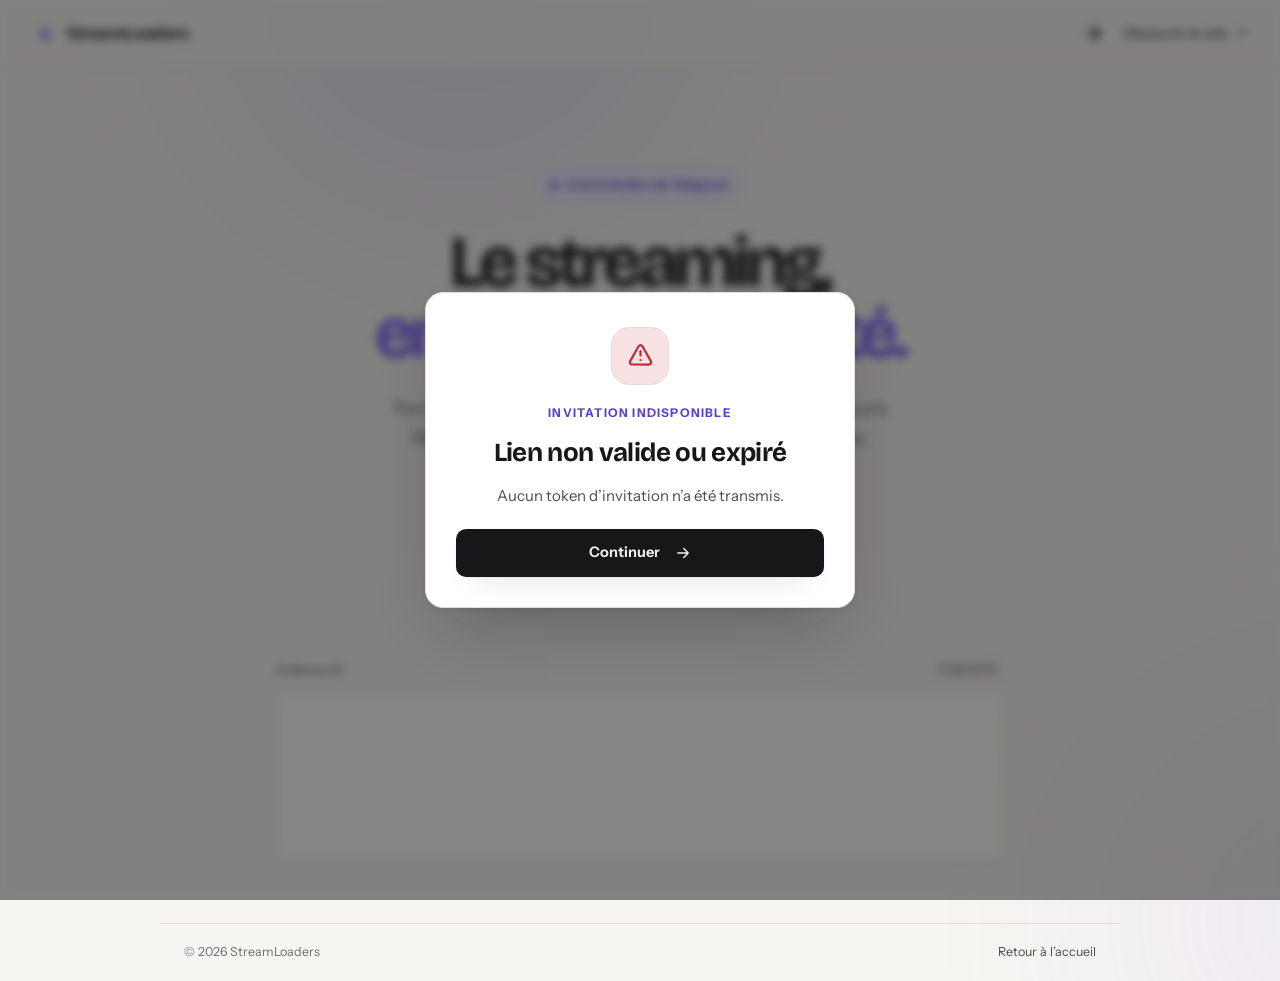
<file: from-telegram/index.html>
<!DOCTYPE html>
<html lang="fr">

<head>
    <meta charset="UTF-8">
    <meta name="viewport" content="width=device-width, initial-scale=1.0">
    <title>StreamLoaders — Offre Telegram</title>
    <meta name="robots" content="noindex, nofollow">
    <link rel="stylesheet" href="/style.css">
</head>

<body class="telegram-offer-page">
    <div class="telegram-offer-glow telegram-offer-glow-one" aria-hidden="true"></div>
    <div class="telegram-offer-glow telegram-offer-glow-two" aria-hidden="true"></div>

    <header class="telegram-offer-header">
        <a class="nav-logo" href="/" aria-label="StreamLoaders">
            <svg class="brand-mark" viewBox="0 0 24 24" fill="none" aria-hidden="true">
                <path d="M13 2L4.5 13.5H11L10.5 22L19.5 10.5H13L13 2Z" fill="url(#slBoltOffer)" />
                <defs>
                    <linearGradient id="slBoltOffer" x1="4.5" y1="2" x2="19.5" y2="22" gradientUnits="userSpaceOnUse">
                        <stop stop-color="#C4A5FF" />
                        <stop offset="1" stop-color="#7B5FF5" />
                    </linearGradient>
                </defs>
            </svg>
            <span class="nav-wordmark">StreamLoaders</span>
        </a>
        <div class="telegram-offer-header-actions">
            <button class="nav-icon-btn" id="themeBtn" type="button" title="Thème clair / sombre"
                aria-label="Changer de thème">
                <svg viewBox="0 0 24 24" fill="none" stroke="currentColor" stroke-width="1.8" aria-hidden="true">
                    <circle cx="12" cy="12" r="8.5" />
                    <path d="M12 3.5v17a8.5 8.5 0 0 0 0-17z" fill="currentColor" stroke="none" />
                </svg>
            </button>
            <a class="telegram-offer-header-link" href="/">Découvrir le site <span aria-hidden="true">↗</span></a>
        </div>
    </header>

    <main class="telegram-offer-main">
        <section class="telegram-offer-hero" aria-labelledby="offerTitle">
            <div class="telegram-offer-eyebrow">
                <span class="telegram-offer-eyebrow-dot" aria-hidden="true"></span>
                Une invitation de Telegram
            </div>
            <h1 class="telegram-offer-title" id="offerTitle">
                <span>Le streaming,</span>
                <span class="telegram-offer-title-accent">en toute simplicité.</span>
            </h1>
            <p class="telegram-offer-intro">
                Ton téléchargement est terminé. Profite-en pour découvrir StreamLoaders,
                l’outil simple et rapide pour tes vidéos.
            </p>
            <a class="telegram-offer-cta" href="/">
                <span>Découvrir StreamLoaders</span>
                <svg viewBox="0 0 24 24" fill="none" aria-hidden="true">
                    <path d="M5 12h14m-6-6 6 6-6 6" stroke="currentColor" stroke-width="1.8"
                        stroke-linecap="round" stroke-linejoin="round" />
                </svg>
            </a>
            <div class="telegram-offer-caption">
                <svg viewBox="0 0 24 24" fill="none" aria-hidden="true">
                    <path d="M12 5v14m-7-7h14" stroke="currentColor" stroke-width="1.7" stroke-linecap="round" />
                </svg>
                Une visite simple, sans obligation
            </div>
        </section>

        <section class="telegram-offer-ad-section" aria-label="Publicités">
            <div class="telegram-offer-ad-heading">
                <span>À découvrir</span>
                <span class="telegram-offer-ad-label">Publicité</span>
            </div>
            <div class="telegram-offer-ad-card">
                <div class="telegram-ad-slot" id="adsterra-display-728x90" aria-label="Publicité"></div>
                <div class="telegram-ad-slot" id="container-8d98744dc408b0db5e089b7bcc209169" aria-label="Publicité"></div>
            </div>
        </section>
    </main>

    <footer class="telegram-offer-footer">
        <span>© 2026 StreamLoaders</span>
        <a href="/">Retour à l’accueil</a>
    </footer>

    <div class="telegram-offer-modal-backdrop" id="offerModalBackdrop" role="presentation">
        <section class="telegram-offer-modal" role="dialog" aria-modal="true" aria-labelledby="offerModalTitle">
            <div class="telegram-offer-result-icon" id="offerResultIcon" aria-hidden="true">
                <svg viewBox="0 0 24 24" fill="none">
                    <path id="offerResultIconPath" d="m5 12 4 4L19 6" stroke="currentColor" stroke-width="2"
                        stroke-linecap="round" stroke-linejoin="round" />
                </svg>
            </div>
            <p class="telegram-offer-kicker" id="offerModalKicker">Vérification</p>
            <h2 id="offerModalTitle">Vérification en cours…</h2>
            <p id="offerModalMessage">Nous vérifions ton invitation.</p>
            <button class="telegram-offer-cta telegram-offer-modal-cta" id="offerModalClose" type="button">
                <span>Continuer</span>
                <svg viewBox="0 0 24 24" fill="none" aria-hidden="true">
                    <path d="M5 12h14m-6-6 6 6-6 6" stroke="currentColor" stroke-width="1.8"
                        stroke-linecap="round" stroke-linejoin="round" />
                </svg>
            </button>
        </section>
    </div>

    <script type="module" src="/scripts/telegram-offer.js"></script>
</body>

</html>
</file>
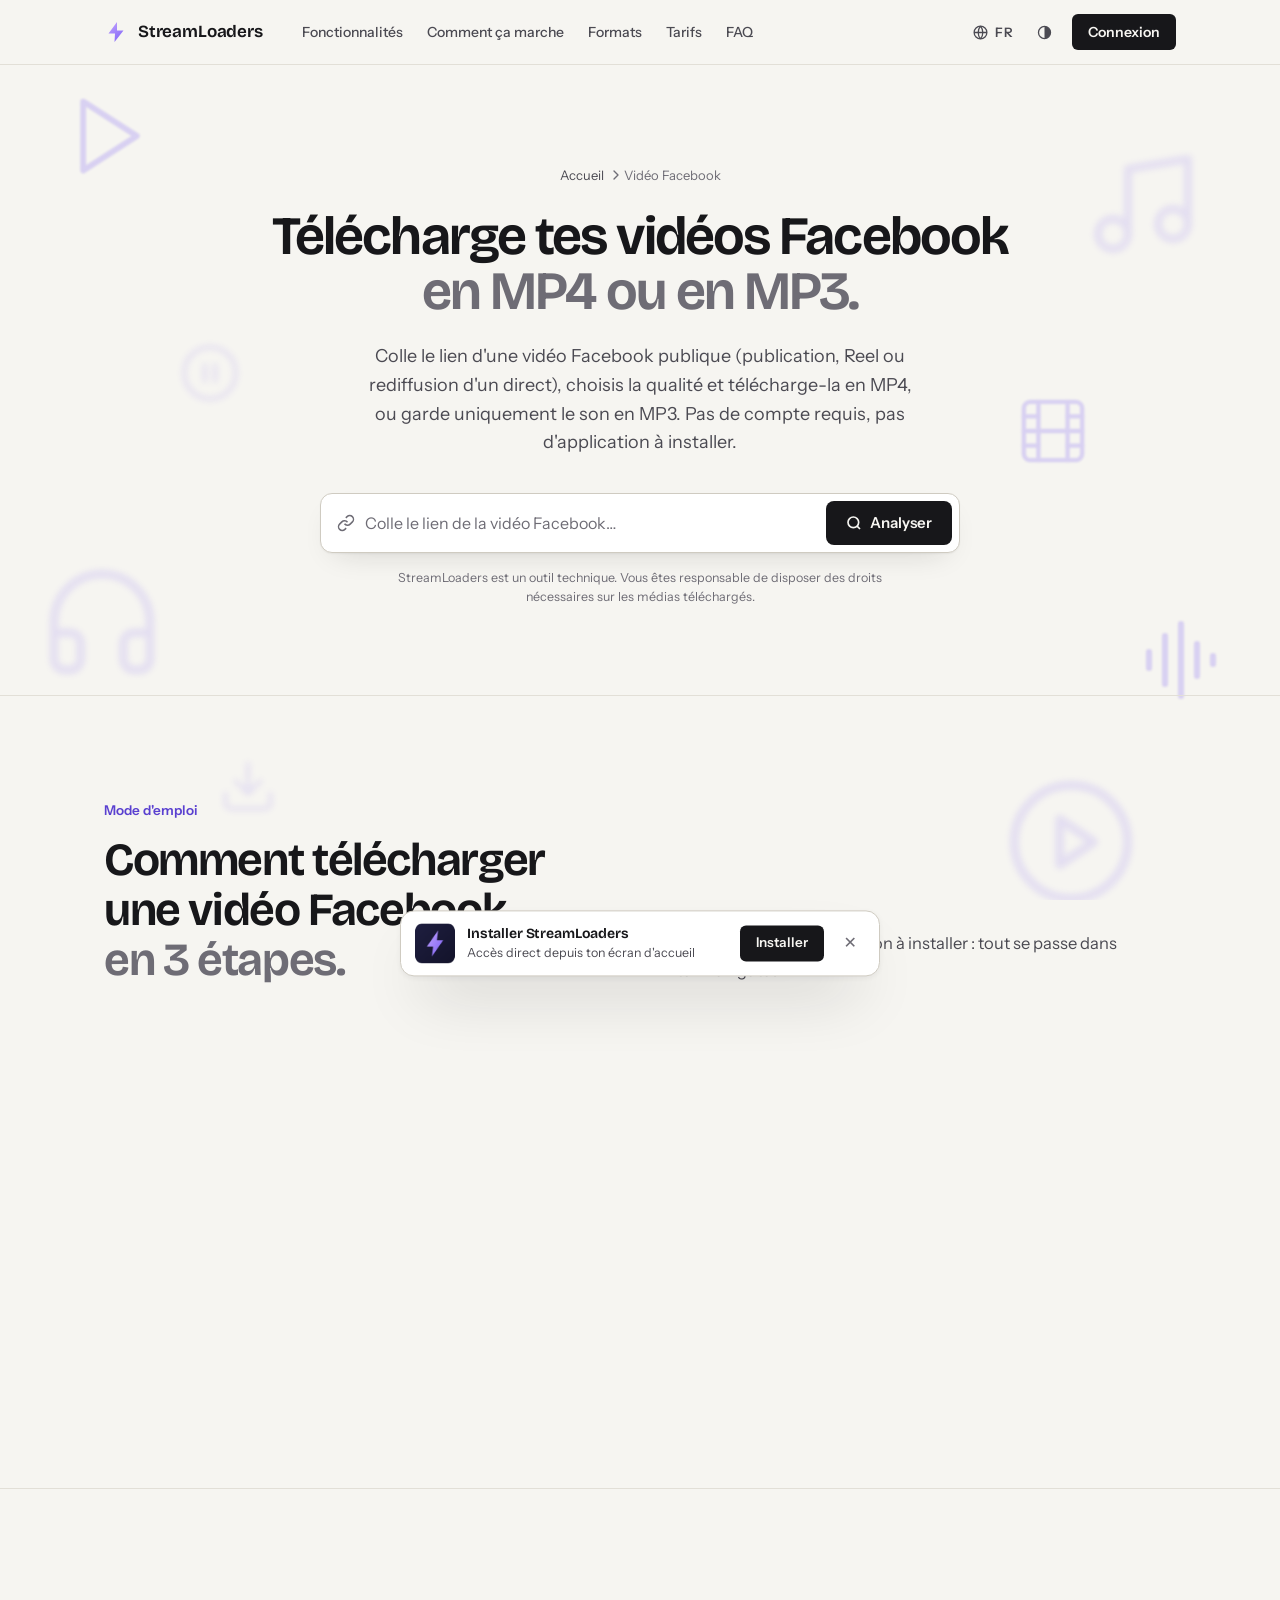
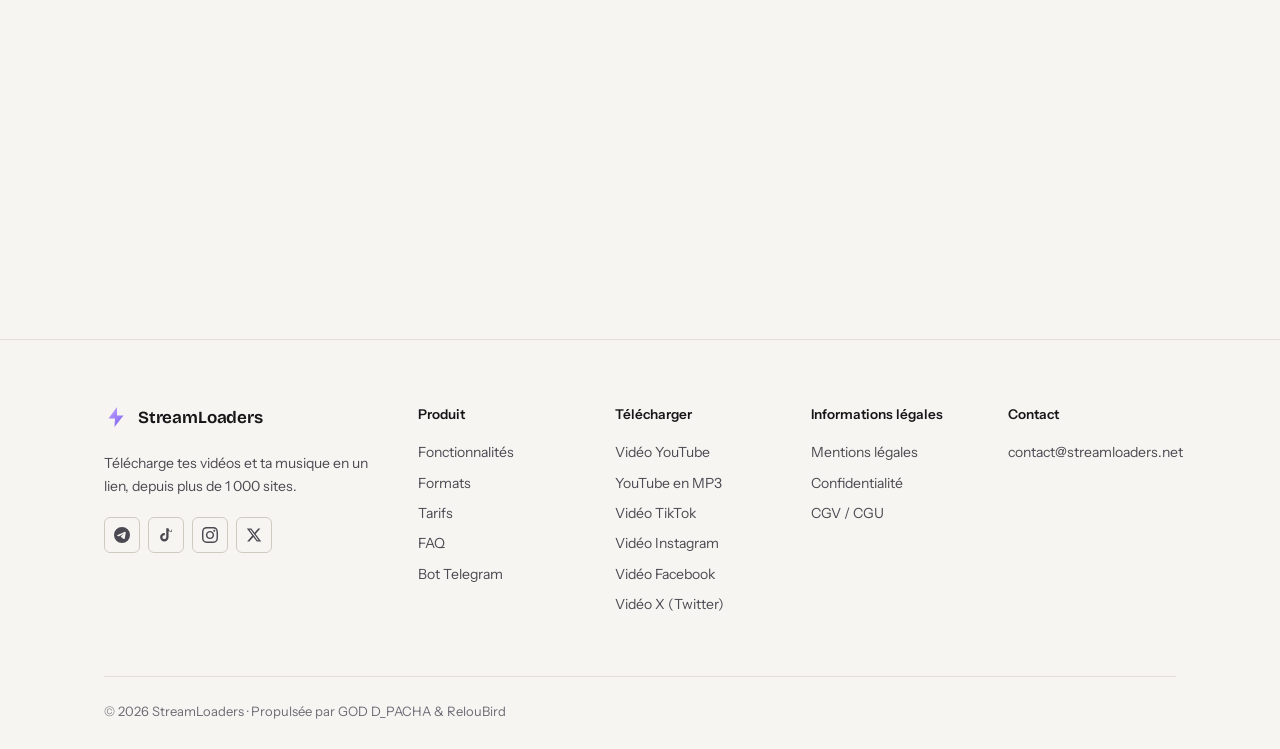
<file: telecharger/facebook/index.html>
<!DOCTYPE html>
<html lang="fr">
<!-- build/platform.template.html -->

<head>
    <meta charset="UTF-8">
    <meta name="viewport" content="width=device-width, initial-scale=1.0">
    <!-- Page générée par _build/build-pages.js : ne pas modifier à la main -->

    <title data-i18n="p.facebook.title">Télécharger vidéo Facebook en MP4 ou MP3 – StreamLoaders</title>
    <meta name="description" content="Colle le lien d'une vidéo Facebook publique et télécharge-la en MP4, ou récupère uniquement le son en MP3. Gratuit, sans inscription ni application.">
    <meta name="author" content="StreamLoaders">
    <meta name="robots" content="index, follow, max-snippet:-1, max-image-preview:large, max-video-preview:-1">
    <link rel="canonical" href="https://streamloaders.net/telecharger/facebook/">

    <meta property="og:type" content="website">
    <meta property="og:url" content="https://streamloaders.net/telecharger/facebook/">
    <meta property="og:site_name" content="StreamLoaders">
    <meta property="og:title" content="Télécharger vidéo Facebook en MP4 ou MP3 – StreamLoaders">
    <meta property="og:description" content="Colle le lien d'une vidéo Facebook publique et télécharge-la en MP4, ou récupère uniquement le son en MP3. Gratuit, sans inscription ni application.">
    <meta property="og:image" content="https://streamloaders.net/og-image.png">
    <meta property="og:image:type" content="image/png">
    <meta property="og:image:width" content="1200">
    <meta property="og:image:height" content="630">
    <meta property="og:locale" content="fr_FR">

    <meta name="twitter:card" content="summary_large_image">
    <meta name="twitter:title" content="Télécharger vidéo Facebook en MP4 ou MP3 – StreamLoaders">
    <meta name="twitter:description" content="Colle le lien d'une vidéo Facebook publique et télécharge-la en MP4, ou récupère uniquement le son en MP3. Gratuit, sans inscription ni application.">
    <meta name="twitter:image" content="https://streamloaders.net/og-image.png">

    <script type="application/ld+json">
{
  "@context": "https://schema.org",
  "@graph": [
    {
      "@type": "WebPage",
      "@id": "https://streamloaders.net/telecharger/facebook/#webpage",
      "url": "https://streamloaders.net/telecharger/facebook/",
      "name": "Télécharger vidéo Facebook en MP4 ou MP3 – StreamLoaders",
      "description": "Colle le lien d'une vidéo Facebook publique et télécharge-la en MP4, ou récupère uniquement le son en MP3. Gratuit, sans inscription ni application.",
      "inLanguage": "fr",
      "isPartOf": {
        "@id": "https://streamloaders.net/#website"
      },
      "breadcrumb": {
        "@id": "https://streamloaders.net/telecharger/facebook/#breadcrumb"
      }
    },
    {
      "@type": "BreadcrumbList",
      "@id": "https://streamloaders.net/telecharger/facebook/#breadcrumb",
      "itemListElement": [
        {
          "@type": "ListItem",
          "position": 1,
          "name": "Accueil",
          "item": "https://streamloaders.net/"
        },
        {
          "@type": "ListItem",
          "position": 2,
          "name": "Vidéo Facebook",
          "item": "https://streamloaders.net/telecharger/facebook/"
        }
      ]
    },
    {
      "@type": "FAQPage",
      "mainEntity": [
        {
          "@type": "Question",
          "name": "Comment télécharger une vidéo Facebook sur Android ou iPhone ?",
          "acceptedAnswer": {
            "@type": "Answer",
            "text": "Touche Partager sous la vidéo puis « Copier le lien ». Ouvre StreamLoaders dans ton navigateur, colle le lien, clique sur Analyser puis sur Télécharger."
          }
        },
        {
          "@type": "Question",
          "name": "Peut-on télécharger une vidéo d'un groupe Facebook privé ?",
          "acceptedAnswer": {
            "@type": "Answer",
            "text": "Non. Seules les vidéos publiques sont prises en charge. Une vidéo de groupe privé, de profil restreint ou réservée à tes amis ne peut pas être analysée."
          }
        },
        {
          "@type": "Question",
          "name": "Comment obtenir une vidéo Facebook en HD ?",
          "acceptedAnswer": {
            "@type": "Answer",
            "text": "Après l'analyse, choisis la meilleure qualité proposée dans la liste (1080p ou 720p). Elle dépend de la qualité à laquelle la vidéo a été publiée : une vidéo mise en ligne en basse définition ne peut pas être améliorée."
          }
        },
        {
          "@type": "Question",
          "name": "Mon lien Facebook ne fonctionne pas, que faire ?",
          "acceptedAnswer": {
            "@type": "Answer",
            "text": "Vérifie que la vidéo est publique et que le lien est complet. Essaie de l'ouvrir dans ton navigateur sans être connecté : si elle s'affiche, elle peut en général être analysée. Réessaie quelques instants plus tard aux heures de forte affluence."
          }
        }
      ]
    }
  ]
}
    </script>

    <!-- ===== PERFORMANCE ===== -->
    <link rel="preload" href="/fonts/bricolage_grotesque_latin.woff2" as="font" type="font/woff2" crossorigin>
    <link rel="preload" href="/fonts/instrument_sans_latin.woff2" as="font" type="font/woff2" crossorigin>
    <link rel="stylesheet" href="/style.css">

    <!-- DNS prefetch -->
    <link rel="dns-prefetch" href="//flagcdn.com">
    <link rel="dns-prefetch" href="//ipapi.co">

    <!-- PWA -->
    <link rel="manifest" href="/manifest.json">
    <meta name="theme-color" content="#13132A" media="(prefers-color-scheme: dark)">
    <meta name="theme-color" content="#FAFAFA" media="(prefers-color-scheme: light)">

    <!-- iOS : support PWA partiel, mais ces balises améliorent l'expérience -->
    <meta name="mobile-web-app-capable" content="yes">
    <meta name="apple-mobile-web-app-status-bar-style" content="black-translucent">
    <meta name="apple-mobile-web-app-title" content="StreamLoaders">
    <link rel="apple-touch-icon" href="/icons/apple-touch-icon.png">

    <!-- Favicon -->
    <link rel="icon" href="/favicon.ico" sizes="48x48">
    <link rel="icon" type="image/svg+xml" href="/favicon.svg">
    <link rel="icon" type="image/png" href="/icons/icon-192.png" sizes="192x192">
</head>

<body>

    <!-- ═══ DÉCOR D'ARRIÈRE-PLAN : motifs vidéo/audio flottants ═══ -->
    <div class="bg-motifs" aria-hidden="true">
        <div class="bg-motifs-layer" id="prlxLayer">
            <svg class="motif" style="top:5%;left:5%;--s:92px;--d:9s;--r:-6deg" viewBox="0 0 24 24">
                <polygon points="5 3 19 12 5 21 5 3" />
            </svg>
            <svg class="motif far" style="top:8%;right:6%;--s:120px;--d:13s;--delay:-4s;--r:8deg" viewBox="0 0 24 24">
                <path d="M9 18V5l12-2v13" />
                <circle cx="6" cy="18" r="3" />
                <circle cx="18" cy="16" r="3" />
            </svg>
            <svg class="motif far m-hide" style="top:19%;left:14%;--s:62px;--d:11s;--delay:-6s" viewBox="0 0 24 24">
                <circle cx="12" cy="12" r="10" />
                <line x1="10" y1="15" x2="10" y2="9" />
                <line x1="14" y1="15" x2="14" y2="9" />
            </svg>
            <svg class="motif m-hide" style="top:22%;right:15%;--s:70px;--d:10s;--delay:-2s;--r:-10deg"
                viewBox="0 0 24 24">
                <rect x="2" y="2" width="20" height="20" rx="2.18" />
                <line x1="7" y1="2" x2="7" y2="22" />
                <line x1="17" y1="2" x2="17" y2="22" />
                <line x1="2" y1="12" x2="22" y2="12" />
                <line x1="2" y1="7" x2="7" y2="7" />
                <line x1="2" y1="17" x2="7" y2="17" />
                <line x1="17" y1="17" x2="22" y2="17" />
                <line x1="17" y1="7" x2="22" y2="7" />
            </svg>
            <svg class="motif far" style="top:31%;left:3%;--s:128px;--d:15s;--delay:-8s;--r:6deg" viewBox="0 0 24 24">
                <path d="M3 18v-6a9 9 0 0 1 18 0v6" />
                <path
                    d="M21 19a2 2 0 0 1-2 2h-1a2 2 0 0 1-2-2v-3a2 2 0 0 1 2-2h3zM3 19a2 2 0 0 0 2 2h1a2 2 0 0 0 2-2v-3a2 2 0 0 0-2-2H3z" />
            </svg>
            <svg class="motif" style="top:34%;right:4%;--s:96px;--d:8s;--delay:-3s" viewBox="0 0 24 24">
                <line x1="4" y1="10" x2="4" y2="14" />
                <line x1="8" y1="6" x2="8" y2="18" />
                <line x1="12" y1="3" x2="12" y2="21" />
                <line x1="16" y1="8" x2="16" y2="16" />
                <line x1="20" y1="11" x2="20" y2="13" />
            </svg>
            <svg class="motif far m-hide" style="top:42%;left:17%;--s:60px;--d:12s;--delay:-5s;--r:-4deg"
                viewBox="0 0 24 24">
                <path d="M21 15v4a2 2 0 0 1-2 2H5a2 2 0 0 1-2-2v-4" />
                <polyline points="7 10 12 15 17 10" />
                <line x1="12" y1="15" x2="12" y2="3" />
            </svg>
            <svg class="motif far" style="top:43%;right:11%;--s:136px;--d:14s;--delay:-1s;--r:4deg" viewBox="0 0 24 24">
                <circle cx="12" cy="12" r="10" />
                <polygon points="10 8 16 12 10 16 10 8" />
            </svg>
            <svg class="motif far m-hide" style="top:50%;left:39%;--s:52px;--d:10s;--delay:-7s" viewBox="0 0 24 24">
                <circle cx="8" cy="18" r="3" />
                <path d="M11 18V4l8 3" />
            </svg>
            <svg class="motif" style="top:54%;left:6%;--s:100px;--d:11s;--delay:-2s;--r:8deg" viewBox="0 0 24 24">
                <polygon points="23 7 16 12 23 17 23 7" />
                <rect x="1" y="5" width="15" height="14" rx="2" />
            </svg>
            <svg class="motif far" style="top:57%;right:6%;--s:88px;--d:13s;--delay:-9s;--r:-6deg" viewBox="0 0 24 24">
                <polygon points="11 5 6 9 2 9 2 15 6 15 11 19 11 5" />
                <path d="M15.54 8.46a5 5 0 0 1 0 7.07M19.07 4.93a10 10 0 0 1 0 14.14" />
            </svg>
            <svg class="motif far m-hide" style="top:62%;right:29%;--s:46px;--d:9s;--delay:-4s" viewBox="0 0 24 24">
                <polygon points="5 3 19 12 5 21 5 3" />
            </svg>
            <svg class="motif far" style="top:65%;left:14%;--s:74px;--d:15s;--delay:-6s" viewBox="0 0 24 24">
                <circle cx="12" cy="12" r="10" />
                <circle cx="12" cy="12" r="3" />
            </svg>
            <svg class="motif far m-hide" style="top:68%;right:16%;--s:60px;--d:10s;--delay:-1s;--r:6deg"
                viewBox="0 0 24 24">
                <polygon points="5 4 15 12 5 20 5 4" />
                <line x1="19" y1="5" x2="19" y2="19" />
            </svg>
            <svg class="motif" style="top:75%;left:4%;--s:90px;--d:12s;--delay:-5s;--r:-8deg" viewBox="0 0 24 24">
                <path d="M12 1a3 3 0 0 0-3 3v8a3 3 0 0 0 6 0V4a3 3 0 0 0-3-3z" />
                <path d="M19 10v2a7 7 0 0 1-14 0v-2" />
                <line x1="12" y1="19" x2="12" y2="23" />
            </svg>
            <svg class="motif far" style="top:78%;right:5%;--s:116px;--d:14s;--delay:-3s;--r:5deg" viewBox="0 0 24 24">
                <rect x="2" y="7" width="20" height="15" rx="2" />
                <polyline points="17 2 12 7 7 2" />
            </svg>
            <svg class="motif far m-hide" style="top:85%;left:13%;--s:56px;--d:9s;--delay:-7s" viewBox="0 0 24 24">
                <rect x="6" y="4" width="4" height="16" rx="1" />
                <rect x="14" y="4" width="4" height="16" rx="1" />
            </svg>
            <svg class="motif" style="top:88%;right:7%;--s:84px;--d:11s;--delay:-2s;--r:-5deg" viewBox="0 0 24 24">
                <path d="M9 18V5l12-2v13" />
                <circle cx="6" cy="18" r="3" />
                <circle cx="18" cy="16" r="3" />
            </svg>
        </div>
    </div>

    <!-- ═══ NAVIGATION ═══ -->
    <nav>
        <div class="nav-inner">
            <a class="nav-logo" href="/" aria-label="StreamLoaders">
                <svg class="brand-mark" viewBox="0 0 24 24" fill="none" aria-hidden="true">
                    <path d="M13 2L4.5 13.5H11L10.5 22L19.5 10.5H13L13 2Z" fill="url(#slBoltNav)" />
                    <defs>
                        <linearGradient id="slBoltNav" x1="4.5" y1="2" x2="19.5" y2="22" gradientUnits="userSpaceOnUse">
                            <stop stop-color="#C4A5FF" />
                            <stop offset="1" stop-color="#7B5FF5" />
                        </linearGradient>
                    </defs>
                </svg>
                <span class="nav-wordmark" data-i18n="brand">StreamLoaders</span>
            </a>
            <div class="nav-links">
                <a href="/#features" data-i18n="nav.features">Fonctionnalités</a>
                <a href="/#how" data-i18n="nav.how">Comment ça marche</a>
                <a href="/#formats" data-i18n="nav.formats">Formats</a>
                <a href="/#pricing" data-i18n="nav.pricing">Tarifs</a>
                <a href="/#faq" data-i18n="nav.faq">FAQ</a>
            </div>
            <div class="nav-actions">
                <button class="nav-icon-btn" id="langBtn" title="Langue" aria-label="Changer de langue">
                    <svg class="lang-ico" viewBox="0 0 24 24" fill="none" stroke="currentColor" stroke-width="1.8"
                        aria-hidden="true">
                        <circle cx="12" cy="12" r="9" />
                        <path d="M3 12h18M12 3a14 14 0 0 1 0 18M12 3a14 14 0 0 0 0 18" />
                    </svg>
                    <span id="langLabel">FR</span>
                </button>
                <button class="nav-icon-btn" id="themeBtn" title="Thème clair / sombre" aria-label="Changer de thème">
                    <svg viewBox="0 0 24 24" fill="none" stroke="currentColor" stroke-width="1.8" aria-hidden="true">
                        <circle cx="12" cy="12" r="8.5" />
                        <path d="M12 3.5v17a8.5 8.5 0 0 0 0-17z" fill="currentColor" stroke="none" />
                    </svg>
                </button>
                <button class="nav-cta" id="navCta" data-i18n="nav.cta">Connexion</button>
                <div class="nav-user-chip" id="navUserChip" style="display:none">
                    <div class="nav-avatar" id="navAvatar">?</div>
                    <span id="navEmail"></span>
                    <span class="plan-badge" id="navPlan" style="display:none">Premium</span>
                </div>
            </div>
        </div>
    </nav>

    <main>
        <section class="hero">
            <div class="hero-inner">
                <div class="breadcrumb" role="navigation" aria-label="Fil d'Ariane">
                    <a href="/" data-i18n="pg.home">Accueil</a>
                    <span aria-hidden="true">
                        <svg xmlns="http://www.w3.org/2000/svg" width="16" height="16" viewBox="0 0 24 24" fill="none"
                            stroke="currentColor" stroke-width="2" stroke-linecap="round" stroke-linejoin="round"
                            class="lucide lucide-chevron-right preview-icon">
                            <path d="m9 18 6-6-6-6" />
                        </svg>
                    </span>
                    <span aria-current="page" data-i18n="p.facebook.label">Vidéo Facebook</span>
                </div>

                <h1 class="hero-title">
                    <span class="hl-1" data-i18n="p.facebook.h1">Télécharge tes vidéos Facebook</span>
                    <span class="hl-2" data-i18n="p.facebook.h1Accent">en MP4 ou en MP3.</span>
                </h1>
                <p class="hero-sub" data-i18n="p.facebook.intro">Colle le lien d'une vidéo Facebook publique (publication, Reel ou rediffusion d'un direct), choisis la qualité et télécharge-la en MP4, ou garde uniquement le son en MP3. Pas de compte requis, pas d'application à installer.</p>

                <div class="url-widget">
                <svg class="url-ico" viewBox="0 0 24 24" fill="none" stroke="currentColor" stroke-width="2"
                    aria-hidden="true">
                    <path d="M10 13a5 5 0 0 0 7.54.54l3-3a5 5 0 0 0-7.07-7.07l-1.72 1.71" />
                    <path d="M14 11a5 5 0 0 0-7.54-.54l-3 3a5 5 0 0 0 7.07 7.07l1.71-1.71" />
                </svg>
                <input type="url" id="urlInput" data-i18n-placeholder="p.facebook.placeholder"
                    placeholder="Colle le lien de la vidéo Facebook…" autocomplete="off" spellcheck="false">
                <button class="btn-analyze" id="analyzeBtn">
                    <svg viewBox="0 0 24 24" fill="none" stroke="currentColor" stroke-width="2.5">
                        <circle cx="11" cy="11" r="8" />
                        <path d="m21 21-4.35-4.35" />
                    </svg>
                    <span data-i18n="hero.analyze">Analyser</span>
                </button>
            </div>

            <div id="status-area"></div>

            <!-- Fiche vidéo -->
            <div class="video-card" id="videoCard">
                <div class="vc-head">
                    <div class="video-thumb-wrap" id="thumbWrap">
                        <div class="video-thumb-placeholder" id="thumbPlaceholder">
                            <svg viewBox="0 0 24 24" fill="none" stroke="currentColor" stroke-width="1.5">
                                <rect x="2" y="2" width="20" height="20" rx="3" />
                                <polygon points="10 8 16 12 10 16 10 8" />
                            </svg>
                        </div>
                        <img id="thumbImg" class="video-thumb-img" style="display:none" alt="Miniature">
                        <div class="thumb-duration" id="thumbDuration" style="display:none"></div>
                    </div>
                    <div class="vc-head-info">
                        <div class="vc-title" id="vcTitle"></div>
                        <div class="meta-row" id="vcMeta"></div>
                    </div>
                </div>
                <div class="video-card-body">
                    <div class="fmt-label" data-i18n="card.format">Format</div>
                    <div class="fmt-presets" id="vcFmts"></div>

                    <div id="subtitleOpts" class="subtitle-opts">
                        <label class="subtitle-toggle" for="subtitleToggle">
                            <input type="checkbox" id="subtitleToggle">
                            <span class="subtitle-switch"></span>
                            <span class="subtitle-toggle-label" data-i18n="card.withSubs">Télécharger avec
                                sous-titres</span>
                        </label>
                        <div id="subtitleLangWrap" class="subtitle-lang-wrap" style="display:none">
                            <span class="subtitle-lang-label" data-i18n="card.subsLang">Langue des sous-titres</span>
                            <select id="subtitleLang" class="subtitle-lang-select">
                                <option value="fr">Français</option>
                                <option value="en">English</option>
                                <option value="es">Español</option>
                                <option value="pt">Português</option>
                                <option value="ar">العربية</option>
                            </select>
                            <p class="subtitle-hint" data-i18n="card.subsHint">Les sous-titres seront intégrés à la
                                vidéo dans la langue choisie, quelle que soit la langue d'origine.</p>
                        </div>
                    </div>

                    <div id="trimOpts" class="trim-opts">
                        <div class="trim-toggle-row">
                            <label class="trim-toggle" id="trimToggleWrap">
                                <input type="checkbox" id="trimToggle">
                                <span class="trim-switch"></span>
                                <span class="trim-toggle-label" data-i18n="card.trimToggle">Extraire une scène
                                    précise</span>
                            </label>
                            <span class="trim-trials-badge" id="trimTrialsBadge" style="display:none"></span>
                        </div>
                        <div id="trimFieldsWrap" class="trim-fields-wrap">
                            <div class="trim-field">
                                <label for="trimStart" data-i18n="card.trimStart">Début (ex: 00:10)</label>
                                <input type="text" id="trimStart" placeholder="00:10" inputmode="numeric">
                            </div>
                            <div class="trim-field">
                                <label for="trimEnd" data-i18n="card.trimEnd">Fin (ex: 00:25)</label>
                                <input type="text" id="trimEnd" placeholder="00:25" inputmode="numeric">
                            </div>
                        </div>
                    </div>

                    <div class="action-row">
                        <button class="btn-dl" id="dlBtn">
                            <svg viewBox="0 0 24 24" fill="none" stroke="currentColor" stroke-width="2.5">
                                <path d="M21 15v4a2 2 0 0 1-2 2H5a2 2 0 0 1-2-2v-4" />
                                <polyline points="7 10 12 15 17 10" />
                                <line x1="12" y1="15" x2="12" y2="3" />
                            </svg>
                            <span data-i18n="card.download">Télécharger</span>
                        </button>
                        <button class="btn-watch" id="simBtn" style="display:none;border-style:dashed"
                            title="Simuler la progression du téléchargement">
                            <svg viewBox="0 0 24 24" fill="none" stroke="currentColor" stroke-width="2">
                                <path d="M14.5 2.5a2.5 2.5 0 0 1 3 3L5 18l-3 3 3-3 12.5-12.5z" />
                            </svg>
                        </button>
                        <button class="btn-watch" id="watchBtn">
                            <svg viewBox="0 0 24 24" fill="none" stroke="currentColor" stroke-width="2">
                                <polygon points="5 3 19 12 5 21 5 3" />
                            </svg>
                            <span data-i18n="card.watch">Regarder</span>
                        </button>
                    </div>

                    <div class="progress-wrap" id="progressWrap">
                        <div class="progress-header">
                            <span id="progressLbl">Téléchargement en cours…</span>
                            <span id="progressPct" class="progress-pct"></span>
                        </div>
                        <div class="progress-track">
                            <div class="progress-fill" id="progressFill"></div>
                        </div>
                        <div class="progress-details">
                            <div><span id="progressTotal"></span><span id="progressSpeed"></span></div>
                            <span id="progressEta"></span>
                        </div>
                    </div>
                </div>
            </div>

                <p class="url-disclaimer" data-i18n="hero.disclaimer">StreamLoaders est un outil technique. Vous êtes
                    responsable de disposer des droits nécessaires sur les médias téléchargés.</p>

                <div id="container-8d98744dc408b0db5e089b7bcc209169"></div>
            </div>
        </section>

        <section class="section" id="how">
            <div class="section-inner">
                <div class="sec-head reveal">
                    <div>
                        <div class="sec-label" data-i18n="pg.how">Mode d'emploi</div>
                        <h2 class="sec-title"><span class="hl-1" data-i18n="p.facebook.stepsTitle">Comment télécharger une vidéo Facebook</span><span
                                class="hl-2" data-i18n="p.facebook.stepsAccent">en 3 étapes.</span></h2>
                    </div>
                    <p class="sec-sub" data-i18n="p.facebook.stepsSub">Aucun compte ni application à installer : tout se passe dans ton navigateur.</p>
                </div>
                <div class="steps reveal">
                    <div class="step"><span class="step-num">01</span>
                    <h3 class="step-title" data-i18n="p.facebook.steps.0.title">Copie le lien de la vidéo</h3>
                    <div class="step-desc" data-i18n="p.facebook.steps.0.text">Dans l'application, touche Partager sous la vidéo puis « Copier le lien ». Sur ordinateur, fais un clic droit sur la date de publication de la vidéo et choisis « Copier l'adresse du lien ».</div>
                </div>
                <div class="step"><span class="step-num">02</span>
                    <h3 class="step-title" data-i18n="p.facebook.steps.1.title">Colle-le et analyse</h3>
                    <div class="step-desc" data-i18n="p.facebook.steps.1.text">Colle le lien dans le champ en haut de cette page et clique sur Analyser. Les formats disponibles s'affichent.</div>
                </div>
                <div class="step"><span class="step-num">03</span>
                    <h3 class="step-title" data-i18n="p.facebook.steps.2.title">Choisis et télécharge</h3>
                    <div class="step-desc" data-i18n="p.facebook.steps.2.text">Choisis la qualité MP4 qui te convient ou « Audio MP3 », puis clique sur Télécharger.</div>
                </div>
                </div>
            </div>
            <div id="adsterra-display-728x90" style="text-align: center; margin: 20px auto;"></div>
        </section>

        <section class="section">
        <div class="section-inner">
            <h2 class="sec-title prose-title reveal" data-i18n="p.facebook.sections.0.title">Télécharger une vidéo Facebook en MP4 ou en MP3</h2>
            <div class="prose reveal" data-i18n-html="p.facebook.sections.0.html">
                <p>StreamLoaders enregistre les vidéos <strong>publiques</strong> de Facebook : publications de pages ou de personnes qui partagent en mode public, Reels et rediffusions de directs terminés. Le fichier est en MP4, lisible sur tous les appareils, dans la qualité proposée par la vidéo (en HD quand elle existe).</p><p>Pour une interview, une chanson ou un discours dont tu ne veux que le son, l'option « Audio MP3 » extrait la piste audio.</p><p>C'est pratique pour garder la vidéo d'un événement que tu as toi-même publiée, regarder un tutoriel sans connexion, ou archiver la rediffusion de ton propre direct.</p>
            </div>
        </div>
    </section>

    <section class="section">
        <div class="section-inner">
            <h2 class="sec-title prose-title reveal" data-i18n="p.facebook.sections.1.title">Bon à savoir avant de télécharger</h2>
            <div class="prose reveal" data-i18n-html="p.facebook.sections.1.html">
                <ul><li>Les vidéos de groupes privés, de profils non publics ou visibles uniquement par des amis ne sont pas accessibles à StreamLoaders.</li><li>Prends le lien de la vidéo elle-même. Les liens courts du type fb.watch sont en général reconnus.</li><li>Tu restes responsable des droits sur ce que tu télécharges : ne republie pas la vidéo d'un autre sans son accord.</li></ul>
            </div>
        </div>
    </section>

        <section class="section" id="faq">
            <div class="section-inner">
                <div class="faq-layout">
                    <div class="reveal">
                        <div class="sec-label" data-i18n="faq.label">Questions fréquentes</div>
                        <h2 class="sec-title"><span class="hl-1" data-i18n="pg.faqAbout">Questions sur</span><span
                                class="hl-2">Facebook.</span>
                        </h2>
                    </div>
                    <div class="faq-list reveal">
                        <details class="faq-item">
                        <summary data-i18n="p.facebook.faq.0.q">Comment télécharger une vidéo Facebook sur Android ou iPhone ?</summary>
                        <p data-i18n="p.facebook.faq.0.a">Touche Partager sous la vidéo puis « Copier le lien ». Ouvre StreamLoaders dans ton navigateur, colle le lien, clique sur Analyser puis sur Télécharger.</p>
                    </details>
                    <details class="faq-item">
                        <summary data-i18n="p.facebook.faq.1.q">Peut-on télécharger une vidéo d'un groupe Facebook privé ?</summary>
                        <p data-i18n="p.facebook.faq.1.a">Non. Seules les vidéos publiques sont prises en charge. Une vidéo de groupe privé, de profil restreint ou réservée à tes amis ne peut pas être analysée.</p>
                    </details>
                    <details class="faq-item">
                        <summary data-i18n="p.facebook.faq.2.q">Comment obtenir une vidéo Facebook en HD ?</summary>
                        <p data-i18n="p.facebook.faq.2.a">Après l'analyse, choisis la meilleure qualité proposée dans la liste (1080p ou 720p). Elle dépend de la qualité à laquelle la vidéo a été publiée : une vidéo mise en ligne en basse définition ne peut pas être améliorée.</p>
                    </details>
                    <details class="faq-item">
                        <summary data-i18n="p.facebook.faq.3.q">Mon lien Facebook ne fonctionne pas, que faire ?</summary>
                        <p data-i18n="p.facebook.faq.3.a">Vérifie que la vidéo est publique et que le lien est complet. Essaie de l'ouvrir dans ton navigateur sans être connecté : si elle s'affiche, elle peut en général être analysée. Réessaie quelques instants plus tard aux heures de forte affluence.</p>
                    </details>
                    </div>
                </div>
            </div>
        </section>

        <section class="section" id="autres-sites">
        <div class="section-inner">
            <div class="sec-head reveal">
                <div>
                    <div class="sec-label" data-i18n="pg.otherLabel">Autres sites</div>
                    <h2 class="sec-title"><span class="hl-1" data-i18n="pg.otherT1">Télécharger depuis</span><span class="hl-2" data-i18n="pg.otherT2">d'autres sites.</span></h2>
                </div>
            </div>
            <div class="feat-grid reveal">
                <div class="feat-card">
                    <h3 class="feat-title"><a href="/telecharger/instagram/" data-i18n="p.instagram.label">Vidéo Instagram</a></h3>
                    <p class="feat-desc" data-i18n="p.instagram.card">Enregistre un Reel ou une vidéo Instagram publique en MP4 ou en MP3.</p>
                </div>
                <div class="feat-card">
                    <h3 class="feat-title"><a href="/telecharger/youtube/" data-i18n="p.youtube.label">Vidéo YouTube</a></h3>
                    <p class="feat-desc" data-i18n="p.youtube.card">Télécharge une vidéo ou un Short YouTube en MP4, de 480p à la 4K avec Premium.</p>
                </div>
                <div class="feat-card">
                    <h3 class="feat-title"><a href="/telecharger/twitter-x/" data-i18n="p.twitter-x.label">Vidéo X (Twitter)</a></h3>
                    <p class="feat-desc" data-i18n="p.twitter-x.card">Récupère la vidéo ou le GIF d'un post X (Twitter) en MP4.</p>
                </div>
            </div>
        </div>
    </section>
    </main>

    <!-- ═══ PIED DE PAGE ═══ -->
    <footer>
        <div class="footer-inner">
            <div class="footer-top">
                <div class="footer-brand">
                    <a class="nav-logo" href="/" aria-label="StreamLoaders">
                        <svg class="brand-mark" viewBox="0 0 24 24" fill="none" aria-hidden="true">
                            <path d="M13 2L4.5 13.5H11L10.5 22L19.5 10.5H13L13 2Z" fill="url(#slBoltFoot)" />
                            <defs>
                                <linearGradient id="slBoltFoot" x1="4.5" y1="2" x2="19.5" y2="22"
                                    gradientUnits="userSpaceOnUse">
                                    <stop stop-color="#C4A5FF" />
                                    <stop offset="1" stop-color="#7B5FF5" />
                                </linearGradient>
                            </defs>
                        </svg>
                        <span>StreamLoaders</span>
                    </a>
                    <p class="footer-tagline" data-i18n="foot.tagline">Télécharge tes vidéos et ta musique en un lien,
                        depuis plus de 1 000 sites.</p>
                    <div class="footer-social">
                        <a href="https://t.me/StreamLoade_bot" target="_blank" rel="noopener noreferrer"
                            class="social-icon-btn" aria-label="Telegram"><svg viewBox="0 0 24 24">
                                <path
                                    d="M11.944 0A12 12 0 0 0 0 12a12 12 0 0 0 12 12 12 12 0 0 0 12-12A12 12 0 0 0 12 0a12 12 0 0 0-.056 0zm4.962 7.224c.1-.002.321.023.465.14a.506.506 0 0 1 .171.325c.016.093.036.306.02.472-.18 1.898-.962 6.502-1.36 8.627-.168.9-.499 1.201-.82 1.23-.696.065-1.225-.46-1.9-.902-1.056-.693-1.653-1.124-2.678-1.8-1.185-.78-.417-1.21.258-1.91.177-.184 3.247-2.977 3.307-3.23.007-.032.014-.15-.056-.212s-.174-.041-.249-.024c-.106.024-1.793 1.14-5.061 3.345-.48.33-.913.49-1.302.48-.428-.008-1.252-.241-1.865-.44-.752-.245-1.349-.374-1.297-.789.027-.216.325-.437.893-.663 3.498-1.524 5.83-2.529 6.998-3.014 3.332-1.386 4.025-1.627 4.476-1.635z" />
                            </svg></a>
                        <a href="https://www.tiktok.com/@steamloader01" target="_blank" rel="noopener noreferrer"
                            class="social-icon-btn" aria-label="TikTok"><svg viewBox="0 0 24 24">
                                <path
                                    d="M19.59 6.69a4.83 4.83 0 0 1-3.77-4.25V2h-3.45v13.67a2.89 2.89 0 0 1-2.88 2.5 2.89 2.89 0 0 1-2.89-2.89 2.89 2.89 0 0 1 2.89-2.89c.28 0 .54.04.79.1V9.01a6.33 6.33 0 0 0-.79-.05 6.34 6.34 0 0 0-6.34 6.34 6.34 6.34 0 0 0 6.34 6.34 6.34 6.34 0 0 0 6.33-6.34l-.01-9.27a8.18 8.18 0 0 0 4.78 1.52v-3.45a4.85 4.85 0 0 1-1-.11z" />
                            </svg></a>
                        <a href="https://www.instagram.com/streamloader2026" target="_blank" rel="noopener noreferrer"
                            class="social-icon-btn" aria-label="Instagram"><svg viewBox="0 0 24 24">
                                <path
                                    d="M12 2.163c3.204 0 3.584.012 4.85.07 3.252.148 4.771 1.691 4.919 4.919.058 1.265.069 1.645.069 4.849 0 3.205-.012 3.584-.069 4.849-.149 3.225-1.664 4.771-4.919 4.919-1.266.058-1.644.07-4.85.07-3.204 0-3.584-.012-4.849-.07-3.26-.149-4.771-1.699-4.919-4.92-.058-1.265-.07-1.644-.07-4.849 0-3.204.013-3.583.07-4.849.149-3.227 1.664-4.771 4.919-4.919 1.266-.057 1.645-.069 4.849-.069zm0-2.163c-3.259 0-3.667.014-4.947.072-4.358.2-6.78 2.618-6.98 6.98-.059 1.281-.073 1.689-.073 4.948 0 3.259.014 3.668.072 4.948.2 4.358 2.618 6.78 6.98 6.98 1.281.058 1.689.072 4.948.072 3.259 0 3.668-.014 4.948-.072 4.354-.2 6.782-2.618 6.979-6.98.059-1.28.073-1.689.073-4.948 0-3.259-.014-3.667-.072-4.947-.196-4.354-2.617-6.78-6.979-6.98-1.281-.059-1.69-.073-4.949-.073zm0 5.838c-3.403 0-6.162 2.759-6.162 6.162s2.759 6.163 6.162 6.163 6.162-2.759 6.162-6.163c0-3.403-2.759-6.162-6.162-6.162zm0 10.162c-2.209 0-4-1.79-4-4 0-2.209 1.791-4 4-4s4 1.791 4 4c0 2.21-1.791 4-4 4zm6.406-11.845c-.796 0-1.441.645-1.441 1.44s.645 1.44 1.441 1.44c.795 0 1.439-.645 1.439-1.44s-.644-1.44-1.439-1.44z" />
                            </svg></a>
                        <a href="https://x.com/streamloader" target="_blank" rel="noopener noreferrer"
                            class="social-icon-btn" aria-label="X (Twitter)"><svg viewBox="0 0 24 24">
                                <path
                                    d="M18.244 2.25h3.308l-7.227 8.26 8.502 11.24H16.17l-5.214-6.817L4.99 21.75H1.68l7.73-8.835L1.254 2.25H8.08l4.713 6.231zm-1.161 17.52h1.833L7.084 4.126H5.117z" />
                            </svg></a>
                    </div>
                </div>
                <div class="footer-col">
                    <h3 data-i18n="foot.product">Produit</h3>
                    <a href="/#features" data-i18n="nav.features">Fonctionnalités</a>
                    <a href="/#formats" data-i18n="nav.formats">Formats</a>
                    <a href="/#pricing" data-i18n="nav.pricing">Tarifs</a>
                    <a href="/#faq" data-i18n="foot.faq">FAQ</a>
                    <a href="https://t.me/StreamLoade_bot" target="_blank" rel="noopener noreferrer"
                        data-i18n="foot.telegram">Bot Telegram</a>
                </div>
                <div class="footer-col">
                    <h3 data-i18n="foot.download">Télécharger</h3>
                    <a href="/telecharger/youtube/" data-i18n="p.youtube.label">Vidéo YouTube</a>
                    <a href="/telecharger/youtube-mp3/" data-i18n="p.youtube-mp3.label">YouTube en MP3</a>
                    <a href="/telecharger/tiktok/" data-i18n="p.tiktok.label">Vidéo TikTok</a>
                    <a href="/telecharger/instagram/" data-i18n="p.instagram.label">Vidéo Instagram</a>
                    <a href="/telecharger/facebook/" data-i18n="p.facebook.label">Vidéo Facebook</a>
                    <a href="/telecharger/twitter-x/" data-i18n="p.twitter-x.label">Vidéo X (Twitter)</a>
                </div>
                <div class="footer-col">
                    <h3 data-i18n="foot.legalTitle">Informations légales</h3>
                    <a href="/mentions-legales.html" data-i18n="foot.legal">Mentions légales</a>
                    <a href="/confidentialite.html" data-i18n="foot.privacy">Confidentialité</a>
                    <a href="/cgv-cgu.html" data-i18n="foot.terms">CGV / CGU</a>
                </div>
                <div class="footer-col">
                    <h3 data-i18n="foot.contact">Contact</h3>
                    <a href="mailto:contact@streamloaders.net">contact@streamloaders.net</a>
                </div>
            </div>
            <div class="footer-bottom">
                <span class="footer-copy" data-i18n="foot.copy">© 2026 StreamLoaders · Propulsée par GOD D_PACHA &
                    RelouBird</span>
            </div>
        </div>
    </footer>

    <!-- ═══ MODALE : AUTH / PREMIUM / PROFIL ═══ -->
    <div class="modal-backdrop" id="modalBackdrop">
        <div class="modal" id="modalBox" role="dialog" aria-modal="true">
            <button class="modal-close" id="modalCloseBtn" aria-label="Fermer"><svg viewBox="0 0 24 24" fill="none"
                    stroke="currentColor" stroke-width="2">
                    <line x1="18" y1="6" x2="6" y2="18" />
                    <line x1="6" y1="6" x2="18" y2="18" />
                </svg></button>

            <div id="panelAuth">
                <div class="modal-title" id="authTitle" data-i18n="auth.title">Bienvenue</div>
                <div class="modal-sub" id="authSub" data-i18n="auth.sub">Connecte-toi ou crée un compte.</div>
                <div class="auth-tabs">
                    <button class="auth-tab active" id="tabLogin" data-i18n="auth.login">Connexion</button>
                    <button class="auth-tab" id="tabRegister" data-i18n="auth.register">Créer un compte</button>
                </div>
                <div class="field-group">
                    <div>
                        <div class="field-label" data-i18n="auth.email">Email</div><input class="field-input"
                            type="email" id="authEmail" placeholder="toi@exemple.com" autocomplete="email">
                    </div>
                    <div>
                        <div class="field-label" data-i18n="auth.password">Mot de passe</div>
                        <div class="pwd-field">
                            <input class="field-input" type="password" id="authPwd" placeholder="••••••••"
                                autocomplete="current-password">
                            <button type="button" class="pwd-toggle" onclick="togglePassword(this)"
                                onmousedown="event.preventDefault()" aria-label="Afficher" aria-pressed="false">
                                <svg class="eye-on" viewBox="0 0 24 24" fill="none" stroke="currentColor"
                                    stroke-width="1.8">
                                    <path d="M1 12s4-8 11-8 11 8 11 8-4 8-11 8-11-8-11-8z" />
                                    <circle cx="12" cy="12" r="3" />
                                </svg>
                                <svg class="eye-off" viewBox="0 0 24 24" fill="none" stroke="currentColor"
                                    stroke-width="1.8">
                                    <path
                                        d="M17.94 17.94A10.07 10.07 0 0 1 12 20c-7 0-11-8-11-8a18.45 18.45 0 0 1 5.06-5.94M9.9 4.24A9.12 9.12 0 0 1 12 4c7 0 11 8 11 8a18.5 18.5 0 0 1-2.16 3.19m-6.72-1.07a3 3 0 1 1-4.24-4.24" />
                                    <line x1="1" y1="1" x2="23" y2="23" />
                                </svg>
                            </button>
                        </div>
                    </div>
                    <div id="authPwd2Wrap" style="display:none">
                        <div class="field-label" data-i18n="auth.confirm">Confirmer</div>
                        <div class="pwd-field">
                            <input class="field-input" type="password" id="authPwd2" placeholder="••••••••"
                                autocomplete="new-password">
                            <button type="button" class="pwd-toggle" onclick="togglePassword(this)"
                                onmousedown="event.preventDefault()" aria-label="Afficher" aria-pressed="false">
                                <svg class="eye-on" viewBox="0 0 24 24" fill="none" stroke="currentColor"
                                    stroke-width="1.8">
                                    <path d="M1 12s4-8 11-8 11 8 11 8-4 8-11 8-11-8-11-8z" />
                                    <circle cx="12" cy="12" r="3" />
                                </svg>
                                <svg class="eye-off" viewBox="0 0 24 24" fill="none" stroke="currentColor"
                                    stroke-width="1.8">
                                    <path
                                        d="M17.94 17.94A10.07 10.07 0 0 1 12 20c-7 0-11-8-11-8a18.45 18.45 0 0 1 5.06-5.94M9.9 4.24A9.12 9.12 0 0 1 12 4c7 0 11 8 11 8a18.5 18.5 0 0 1-2.16 3.19m-6.72-1.07a3 3 0 1 1-4.24-4.24" />
                                    <line x1="1" y1="1" x2="23" y2="23" />
                                </svg>
                            </button>
                        </div>
                    </div>
                </div>
                <button class="btn-submit" id="authSubmit"><span id="authSubmitLabel" data-i18n="auth.login_btn">Se
                        connecter</span></button>
                <div class="auth-error" id="authErr"></div>
                <div class="auth-success" id="authOk"></div>
            </div>

            <!-- Premium -->
            <div id="panelPremium" style="display:none">
                <div class="prem-modal-header">
                    <div class="prem-kicker">StreamLoaders Premium</div>
                    <div class="prem-price-tag"><span id="premPriceVal">900</span> <span class="fcfa"
                            id="premPriceUnit">FCFA</span> <span class="approx" id="premPriceApprox">≈ 1.50 USD</span>
                    </div>
                    <div class="prem-price-sub" id="premPriceSub" data-i18n="prem.sub_monthly">Abonnement d’un mois
                    </div>
                    <div class="prem-geo">
                        <span id="premGeoIndicator"><span id="premGeoFlag"></span> <span id="premGeoCountry"
                                data-i18n="prem.detected">Détecté :</span></span>
                        <button type="button" id="premGeoFixBtn">Pas le bon pays ?</button>
                    </div>
                    <select id="premCountryPicker" style="display:none">
                        <option value="">Choisis ton pays…</option>
                    </select>
                </div>

                <div class="plan-switcher" role="tablist" aria-label="Forfait Premium">
                    <button type="button" data-plan-tab="monthly"><span class="plan-name">1 mois</span><span
                            class="plan-permonth"><span data-plan-permonth="monthly"></span><span>/
                                mois</span></span></button>
                    <button type="button" data-plan-tab="halfyearly"><span class="plan-name">6 mois</span><span
                            class="plan-permonth"><span data-plan-permonth="halfyearly"></span><span>/
                                mois</span></span><span class="plan-save" data-plan-save="halfyearly"></span></button>
                    <button type="button" data-plan-tab="yearly"><span class="plan-flag">Meilleur prix</span><span
                            class="plan-name">1 an</span><span class="plan-permonth"><span
                                data-plan-permonth="yearly"></span><span>/ mois</span></span><span class="plan-save"
                            data-plan-save="yearly"></span></button>
                </div>

                <div class="prem-benefits-card">
                    <div class="prem-benefit-item">
                        <div class="prem-check-icon"><svg viewBox="0 0 24 24" fill="none" stroke="currentColor"
                                stroke-width="2.5">
                                <polyline points="20 6 9 17 4 12" />
                            </svg></div><span>Qualité 4K</span>
                    </div>
                    <div class="prem-benefit-item">
                        <div class="prem-check-icon"><svg viewBox="0 0 24 24" fill="none" stroke="currentColor"
                                stroke-width="2.5">
                                <polyline points="20 6 9 17 4 12" />
                            </svg></div><span>Téléchargements illimités</span>
                    </div>
                    <div class="prem-benefit-item">
                        <div class="prem-check-icon"><svg viewBox="0 0 24 24" fill="none" stroke="currentColor"
                                stroke-width="2.5">
                                <polyline points="20 6 9 17 4 12" />
                            </svg></div><span>Aucune publicité</span>
                    </div>
                    <div class="prem-benefit-item">
                        <div class="prem-check-icon"><svg viewBox="0 0 24 24" fill="none" stroke="currentColor"
                                stroke-width="2.5">
                                <polyline points="20 6 9 17 4 12" />
                            </svg></div><span>Passage prioritaire</span>
                    </div>
                </div>

                <div class="prem-guest-box" id="premLoginNotice">
                    <div class="prem-guest-txt">Il te faut un compte pour activer Premium.</div>
                    <div class="prem-guest-actions">
                        <button class="btn-prem-register" id="premGuestRegisterBtn"
                            data-i18n="prem.create_account">Créer un compte</button>
                        <button class="btn-prem-login" id="premGuestLoginBtn" data-i18n="auth.login">Se
                            connecter</button>
                    </div>
                </div>

                <div class="prem-logged-box" id="premLoggedNotice" style="display:none"><span>Compte : <strong
                            id="premLoggedEmail">...</strong></span></div>

                <label class="prem-cgv-check"><input type="checkbox" id="premCgvCheck"><span>J'accepte les <a
                            href="/cgv-cgu.html" target="_blank" rel="noopener">CGV et CGU</a></span></label>

                <button class="btn-prem-pay" id="premBtn">
                    <svg width="18" height="18" viewBox="0 0 24 24" fill="none" stroke="currentColor"
                        stroke-width="2.5">
                        <rect x="2" y="5" width="20" height="14" rx="2" />
                        <line x1="2" y1="10" x2="22" y2="10" />
                    </svg>
                    <span id="premBtnLabel">Payer maintenant</span>
                </button>

                <div class="prem-security-badge">
                    <svg viewBox="0 0 24 24" fill="none" stroke="currentColor" stroke-width="2">
                        <rect x="4" y="10.5" width="16" height="10.5" rx="2" />
                        <path d="M8 10.5V7a4 4 0 0 1 8 0v3.5" />
                    </svg>
                    <span data-i18n="prem.note">Paiement sécurisé via GeniusPay</span>
                </div>

                <div class="auth-error" id="premErr" style="display:none;margin-top:12px"></div>
                <div class="auth-success" id="premOk" style="display:none;margin-top:12px"></div>
            </div>

            <!-- Profil -->
            <div id="panelProfile" style="display:none">
                <div class="modal-title" data-i18n="prof.title">Mon compte</div>
                <div class="profile-info" style="margin-top:18px">
                    <div class="profile-row"><span data-i18n="prof.email_lbl">Email</span><span id="profEmail"></span>
                    </div>
                    <div class="profile-row"><span data-i18n="prof.plan_lbl">Plan</span><span id="profPlan"></span>
                    </div>
                    <div class="profile-since" id="profSince"></div>
                </div>

                <div id="apiKeyBox" class="api-box" style="display:none">
                    <div class="api-box-title">Clé API</div>
                    <div id="apiKeyNoKey" style="display:none">
                        <p>Génère une clé pour intégrer StreamLoaders à tes propres scripts (voir la <a href="/llms.txt"
                                target="_blank" rel="noopener">documentation</a>).</p>
                        <button class="btn-price outline btn-sm" id="apiKeyGenerateBtn">Générer ma clé API</button>
                    </div>
                    <div id="apiKeyHasKey" style="display:none">
                        <code id="apiKeyPrefix" class="api-key"></code>
                        <div class="btn-row">
                            <button class="btn-price outline btn-sm" id="apiKeyGenerateBtn2">Régénérer</button>
                            <button class="btn-price outline btn-sm danger" id="apiKeyRevokeBtn">Révoquer</button>
                        </div>
                        <p class="api-note">Créée le <span id="apiKeyDate"></span> · ne la partage avec personne.</p>
                    </div>
                    <div id="apiKeyReveal"
                        style="display:none;margin-top:10px;padding:10px;background:var(--surface);border:1px solid var(--accent);border-radius:8px">
                        <p style="font-size:11px;color:var(--error);font-weight:700;margin-bottom:6px">⚠️ Copie cette
                            clé maintenant, elle ne sera plus jamais affichée :</p>
                        <code id="apiKeyFull" class="api-key"></code>
                        <button class="btn-price outline btn-sm" id="apiKeyCopyBtn"
                            style="margin-top:8px">Copier</button>
                    </div>
                </div>

                <button class="btn-submit" id="profUpgradeBtn" style="margin-bottom:10px;display:none"><span
                        data-i18n="prof.upgrade">Passer Premium</span></button>
                <button class="btn-price outline" id="logoutBtn" data-i18n="prof.logout">Se déconnecter</button>
            </div>
        </div>
    </div>

    <script type="module" src="/scripts/main.js"></script>

    <!-- PWA : bannière d'installation (Android / Chrome) -->
    <div class="pwa-banner" id="pwaInstallBanner">
        <img src="/icons/icon-192.png" alt="Logo StreamLoaders" class="pwa-banner-icon">
        <div class="pwa-banner-text">
            <strong data-i18n="pwa.install_title">Installer StreamLoaders</strong>
            <span data-i18n="pwa.install_desc">Accès direct depuis ton écran d'accueil</span>
        </div>
        <button class="pwa-btn-install" id="pwaInstallBtn" data-i18n="pwa.install_btn">Installer</button>
        <button class="pwa-btn-close" id="pwaLaterBtn" aria-label="Fermer">✕</button>
    </div>

    <!-- PWA : notice manuelle iOS -->
    <div class="pwa-modal" id="pwaIosModal">
        <div class="pwa-modal-card">
            <img src="/icons/apple-touch-icon.png" alt="Logo StreamLoaders" class="pwa-ios-icon">
            <h3 data-i18n="pwa.ios_title">Installer StreamLoaders</h3>
            <p data-i18n="pwa.ios_subtitle">Sur iPhone / iPad :</p>
            <ol>
                <li data-i18n-html="pwa.ios_step1"></li>
                <li data-i18n-html="pwa.ios_step2"></li>
                <li data-i18n-html="pwa.ios_step3"></li>
            </ol>
            <button class="pwa-btn-close-ios" id="pwaIosClose" data-i18n="pwa.ios_close">J'ai compris</button>
        </div>
    </div>

    <!-- Petit script inline : toggle oeil des mots de passe (indépendant des modules) -->
    <script>
        function setPasswordVisible(btn, visible) {
            const input = btn.parentElement.querySelector('input');
            if (!input) return;
            input.type = visible ? 'text' : 'password';
            btn.setAttribute('aria-pressed', String(visible));
        }
        function togglePassword(btn) {
            setPasswordVisible(btn, btn.getAttribute('aria-pressed') !== 'true');
        }
    </script>
</body>

</html>
</file>
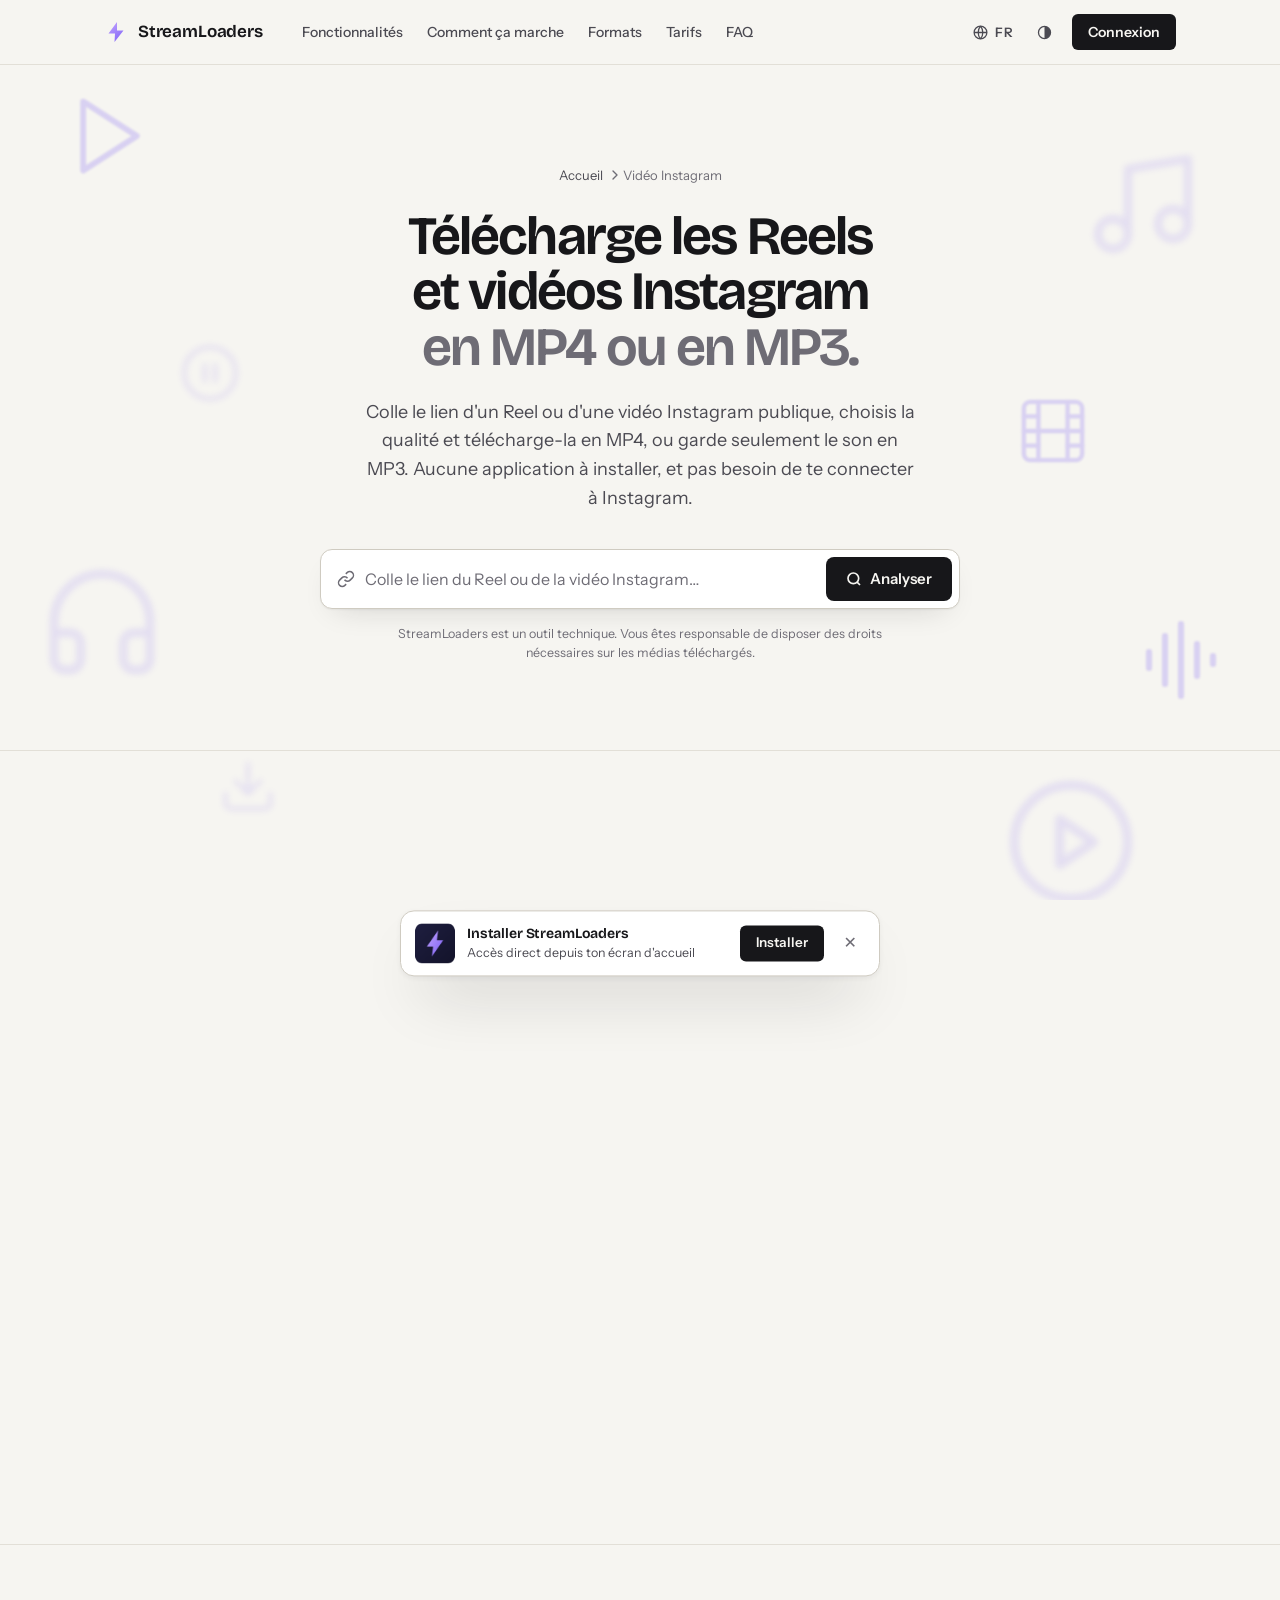
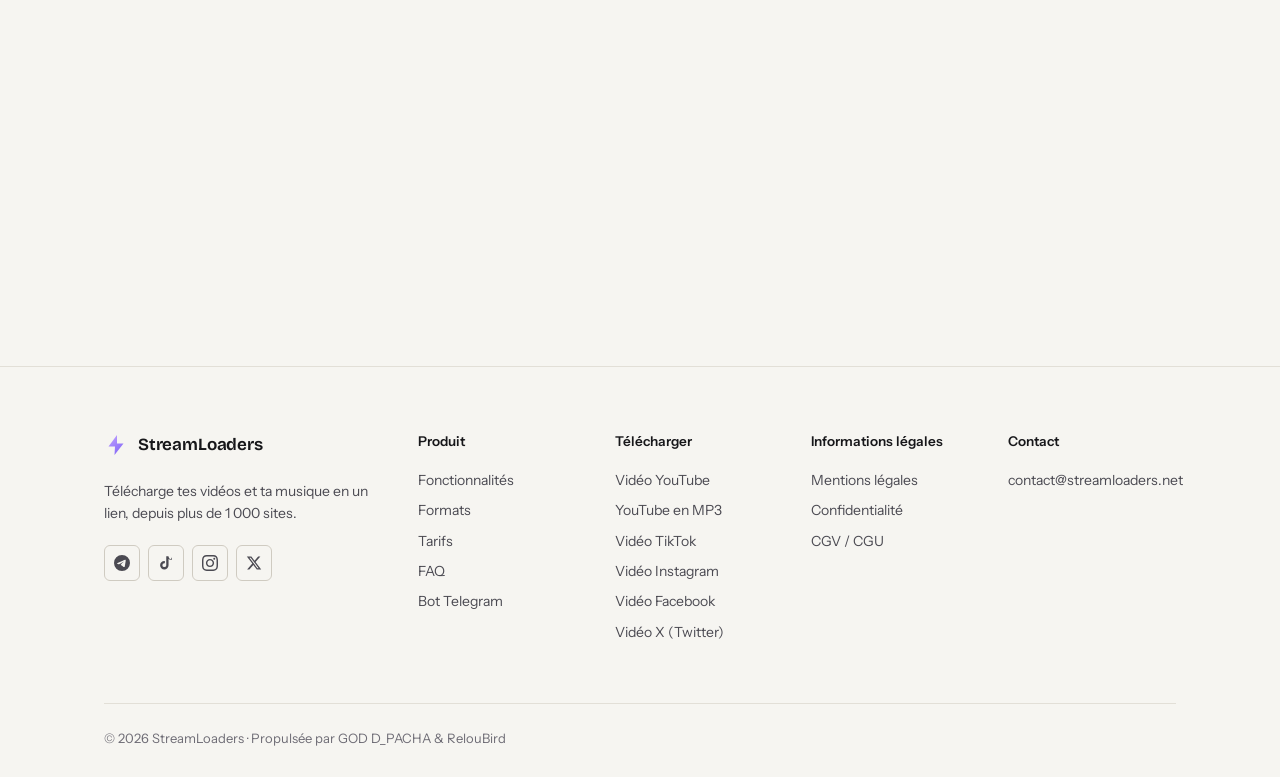
<file: telecharger/instagram/index.html>
<!DOCTYPE html>
<html lang="fr">
<!-- build/platform.template.html -->

<head>
    <meta charset="UTF-8">
    <meta name="viewport" content="width=device-width, initial-scale=1.0">
    <!-- Page générée par _build/build-pages.js : ne pas modifier à la main -->

    <title data-i18n="p.instagram.title">Télécharger vidéo et Reel Instagram – StreamLoaders</title>
    <meta name="description" content="Colle le lien d'un Reel ou d'une vidéo Instagram publique et télécharge-la en MP4 ou en MP3. Gratuit, sans inscription, directement dans ton navigateur.">
    <meta name="author" content="StreamLoaders">
    <meta name="robots" content="index, follow, max-snippet:-1, max-image-preview:large, max-video-preview:-1">
    <link rel="canonical" href="https://streamloaders.net/telecharger/instagram/">

    <meta property="og:type" content="website">
    <meta property="og:url" content="https://streamloaders.net/telecharger/instagram/">
    <meta property="og:site_name" content="StreamLoaders">
    <meta property="og:title" content="Télécharger vidéo et Reel Instagram – StreamLoaders">
    <meta property="og:description" content="Colle le lien d'un Reel ou d'une vidéo Instagram publique et télécharge-la en MP4 ou en MP3. Gratuit, sans inscription, directement dans ton navigateur.">
    <meta property="og:image" content="https://streamloaders.net/og-image.png">
    <meta property="og:image:type" content="image/png">
    <meta property="og:image:width" content="1200">
    <meta property="og:image:height" content="630">
    <meta property="og:locale" content="fr_FR">

    <meta name="twitter:card" content="summary_large_image">
    <meta name="twitter:title" content="Télécharger vidéo et Reel Instagram – StreamLoaders">
    <meta name="twitter:description" content="Colle le lien d'un Reel ou d'une vidéo Instagram publique et télécharge-la en MP4 ou en MP3. Gratuit, sans inscription, directement dans ton navigateur.">
    <meta name="twitter:image" content="https://streamloaders.net/og-image.png">

    <script type="application/ld+json">
{
  "@context": "https://schema.org",
  "@graph": [
    {
      "@type": "WebPage",
      "@id": "https://streamloaders.net/telecharger/instagram/#webpage",
      "url": "https://streamloaders.net/telecharger/instagram/",
      "name": "Télécharger vidéo et Reel Instagram – StreamLoaders",
      "description": "Colle le lien d'un Reel ou d'une vidéo Instagram publique et télécharge-la en MP4 ou en MP3. Gratuit, sans inscription, directement dans ton navigateur.",
      "inLanguage": "fr",
      "isPartOf": {
        "@id": "https://streamloaders.net/#website"
      },
      "breadcrumb": {
        "@id": "https://streamloaders.net/telecharger/instagram/#breadcrumb"
      }
    },
    {
      "@type": "BreadcrumbList",
      "@id": "https://streamloaders.net/telecharger/instagram/#breadcrumb",
      "itemListElement": [
        {
          "@type": "ListItem",
          "position": 1,
          "name": "Accueil",
          "item": "https://streamloaders.net/"
        },
        {
          "@type": "ListItem",
          "position": 2,
          "name": "Vidéo Instagram",
          "item": "https://streamloaders.net/telecharger/instagram/"
        }
      ]
    },
    {
      "@type": "FAQPage",
      "mainEntity": [
        {
          "@type": "Question",
          "name": "Comment télécharger un Reel Instagram sur iPhone ou Android ?",
          "acceptedAnswer": {
            "@type": "Answer",
            "text": "Dans l'application, touche l'icône de partage du Reel puis « Copier le lien ». Ouvre StreamLoaders dans ton navigateur, colle le lien, clique sur Analyser puis sur Télécharger. Le fichier arrive dans les téléchargements de ton navigateur."
          }
        },
        {
          "@type": "Question",
          "name": "Pourquoi mon lien Instagram n'est-il pas reconnu ?",
          "acceptedAnswer": {
            "@type": "Answer",
            "text": "Le compte est probablement privé, ou la publication a été supprimée. Vérifie aussi que tu as copié le lien de la publication et non celui du profil. Si la vidéo s'ouvre dans ton navigateur sans connexion, elle peut en général être analysée."
          }
        },
        {
          "@type": "Question",
          "name": "Peut-on récupérer uniquement le son d'un Reel ?",
          "acceptedAnswer": {
            "@type": "Answer",
            "text": "Oui. Après l'analyse, choisis « Audio MP3 » à la place d'un format vidéo pour obtenir un fichier audio."
          }
        },
        {
          "@type": "Question",
          "name": "Puis-je republier la vidéo d'un autre compte ?",
          "acceptedAnswer": {
            "@type": "Answer",
            "text": "Pas sans l'accord de son créateur. Télécharger une vidéo pour la regarder hors connexion relève d'un usage personnel ; la republier ou la réutiliser demande une autorisation. StreamLoaders est un outil technique : tu restes responsable des droits sur les contenus."
          }
        }
      ]
    }
  ]
}
    </script>

    <!-- ===== PERFORMANCE ===== -->
    <link rel="preload" href="/fonts/bricolage_grotesque_latin.woff2" as="font" type="font/woff2" crossorigin>
    <link rel="preload" href="/fonts/instrument_sans_latin.woff2" as="font" type="font/woff2" crossorigin>
    <link rel="stylesheet" href="/style.css">

    <!-- DNS prefetch -->
    <link rel="dns-prefetch" href="//flagcdn.com">
    <link rel="dns-prefetch" href="//ipapi.co">

    <!-- PWA -->
    <link rel="manifest" href="/manifest.json">
    <meta name="theme-color" content="#13132A" media="(prefers-color-scheme: dark)">
    <meta name="theme-color" content="#FAFAFA" media="(prefers-color-scheme: light)">

    <!-- iOS : support PWA partiel, mais ces balises améliorent l'expérience -->
    <meta name="mobile-web-app-capable" content="yes">
    <meta name="apple-mobile-web-app-status-bar-style" content="black-translucent">
    <meta name="apple-mobile-web-app-title" content="StreamLoaders">
    <link rel="apple-touch-icon" href="/icons/apple-touch-icon.png">

    <!-- Favicon -->
    <link rel="icon" href="/favicon.ico" sizes="48x48">
    <link rel="icon" type="image/svg+xml" href="/favicon.svg">
    <link rel="icon" type="image/png" href="/icons/icon-192.png" sizes="192x192">
</head>

<body>

    <!-- ═══ DÉCOR D'ARRIÈRE-PLAN : motifs vidéo/audio flottants ═══ -->
    <div class="bg-motifs" aria-hidden="true">
        <div class="bg-motifs-layer" id="prlxLayer">
            <svg class="motif" style="top:5%;left:5%;--s:92px;--d:9s;--r:-6deg" viewBox="0 0 24 24">
                <polygon points="5 3 19 12 5 21 5 3" />
            </svg>
            <svg class="motif far" style="top:8%;right:6%;--s:120px;--d:13s;--delay:-4s;--r:8deg" viewBox="0 0 24 24">
                <path d="M9 18V5l12-2v13" />
                <circle cx="6" cy="18" r="3" />
                <circle cx="18" cy="16" r="3" />
            </svg>
            <svg class="motif far m-hide" style="top:19%;left:14%;--s:62px;--d:11s;--delay:-6s" viewBox="0 0 24 24">
                <circle cx="12" cy="12" r="10" />
                <line x1="10" y1="15" x2="10" y2="9" />
                <line x1="14" y1="15" x2="14" y2="9" />
            </svg>
            <svg class="motif m-hide" style="top:22%;right:15%;--s:70px;--d:10s;--delay:-2s;--r:-10deg"
                viewBox="0 0 24 24">
                <rect x="2" y="2" width="20" height="20" rx="2.18" />
                <line x1="7" y1="2" x2="7" y2="22" />
                <line x1="17" y1="2" x2="17" y2="22" />
                <line x1="2" y1="12" x2="22" y2="12" />
                <line x1="2" y1="7" x2="7" y2="7" />
                <line x1="2" y1="17" x2="7" y2="17" />
                <line x1="17" y1="17" x2="22" y2="17" />
                <line x1="17" y1="7" x2="22" y2="7" />
            </svg>
            <svg class="motif far" style="top:31%;left:3%;--s:128px;--d:15s;--delay:-8s;--r:6deg" viewBox="0 0 24 24">
                <path d="M3 18v-6a9 9 0 0 1 18 0v6" />
                <path
                    d="M21 19a2 2 0 0 1-2 2h-1a2 2 0 0 1-2-2v-3a2 2 0 0 1 2-2h3zM3 19a2 2 0 0 0 2 2h1a2 2 0 0 0 2-2v-3a2 2 0 0 0-2-2H3z" />
            </svg>
            <svg class="motif" style="top:34%;right:4%;--s:96px;--d:8s;--delay:-3s" viewBox="0 0 24 24">
                <line x1="4" y1="10" x2="4" y2="14" />
                <line x1="8" y1="6" x2="8" y2="18" />
                <line x1="12" y1="3" x2="12" y2="21" />
                <line x1="16" y1="8" x2="16" y2="16" />
                <line x1="20" y1="11" x2="20" y2="13" />
            </svg>
            <svg class="motif far m-hide" style="top:42%;left:17%;--s:60px;--d:12s;--delay:-5s;--r:-4deg"
                viewBox="0 0 24 24">
                <path d="M21 15v4a2 2 0 0 1-2 2H5a2 2 0 0 1-2-2v-4" />
                <polyline points="7 10 12 15 17 10" />
                <line x1="12" y1="15" x2="12" y2="3" />
            </svg>
            <svg class="motif far" style="top:43%;right:11%;--s:136px;--d:14s;--delay:-1s;--r:4deg" viewBox="0 0 24 24">
                <circle cx="12" cy="12" r="10" />
                <polygon points="10 8 16 12 10 16 10 8" />
            </svg>
            <svg class="motif far m-hide" style="top:50%;left:39%;--s:52px;--d:10s;--delay:-7s" viewBox="0 0 24 24">
                <circle cx="8" cy="18" r="3" />
                <path d="M11 18V4l8 3" />
            </svg>
            <svg class="motif" style="top:54%;left:6%;--s:100px;--d:11s;--delay:-2s;--r:8deg" viewBox="0 0 24 24">
                <polygon points="23 7 16 12 23 17 23 7" />
                <rect x="1" y="5" width="15" height="14" rx="2" />
            </svg>
            <svg class="motif far" style="top:57%;right:6%;--s:88px;--d:13s;--delay:-9s;--r:-6deg" viewBox="0 0 24 24">
                <polygon points="11 5 6 9 2 9 2 15 6 15 11 19 11 5" />
                <path d="M15.54 8.46a5 5 0 0 1 0 7.07M19.07 4.93a10 10 0 0 1 0 14.14" />
            </svg>
            <svg class="motif far m-hide" style="top:62%;right:29%;--s:46px;--d:9s;--delay:-4s" viewBox="0 0 24 24">
                <polygon points="5 3 19 12 5 21 5 3" />
            </svg>
            <svg class="motif far" style="top:65%;left:14%;--s:74px;--d:15s;--delay:-6s" viewBox="0 0 24 24">
                <circle cx="12" cy="12" r="10" />
                <circle cx="12" cy="12" r="3" />
            </svg>
            <svg class="motif far m-hide" style="top:68%;right:16%;--s:60px;--d:10s;--delay:-1s;--r:6deg"
                viewBox="0 0 24 24">
                <polygon points="5 4 15 12 5 20 5 4" />
                <line x1="19" y1="5" x2="19" y2="19" />
            </svg>
            <svg class="motif" style="top:75%;left:4%;--s:90px;--d:12s;--delay:-5s;--r:-8deg" viewBox="0 0 24 24">
                <path d="M12 1a3 3 0 0 0-3 3v8a3 3 0 0 0 6 0V4a3 3 0 0 0-3-3z" />
                <path d="M19 10v2a7 7 0 0 1-14 0v-2" />
                <line x1="12" y1="19" x2="12" y2="23" />
            </svg>
            <svg class="motif far" style="top:78%;right:5%;--s:116px;--d:14s;--delay:-3s;--r:5deg" viewBox="0 0 24 24">
                <rect x="2" y="7" width="20" height="15" rx="2" />
                <polyline points="17 2 12 7 7 2" />
            </svg>
            <svg class="motif far m-hide" style="top:85%;left:13%;--s:56px;--d:9s;--delay:-7s" viewBox="0 0 24 24">
                <rect x="6" y="4" width="4" height="16" rx="1" />
                <rect x="14" y="4" width="4" height="16" rx="1" />
            </svg>
            <svg class="motif" style="top:88%;right:7%;--s:84px;--d:11s;--delay:-2s;--r:-5deg" viewBox="0 0 24 24">
                <path d="M9 18V5l12-2v13" />
                <circle cx="6" cy="18" r="3" />
                <circle cx="18" cy="16" r="3" />
            </svg>
        </div>
    </div>

    <!-- ═══ NAVIGATION ═══ -->
    <nav>
        <div class="nav-inner">
            <a class="nav-logo" href="/" aria-label="StreamLoaders">
                <svg class="brand-mark" viewBox="0 0 24 24" fill="none" aria-hidden="true">
                    <path d="M13 2L4.5 13.5H11L10.5 22L19.5 10.5H13L13 2Z" fill="url(#slBoltNav)" />
                    <defs>
                        <linearGradient id="slBoltNav" x1="4.5" y1="2" x2="19.5" y2="22" gradientUnits="userSpaceOnUse">
                            <stop stop-color="#C4A5FF" />
                            <stop offset="1" stop-color="#7B5FF5" />
                        </linearGradient>
                    </defs>
                </svg>
                <span class="nav-wordmark" data-i18n="brand">StreamLoaders</span>
            </a>
            <div class="nav-links">
                <a href="/#features" data-i18n="nav.features">Fonctionnalités</a>
                <a href="/#how" data-i18n="nav.how">Comment ça marche</a>
                <a href="/#formats" data-i18n="nav.formats">Formats</a>
                <a href="/#pricing" data-i18n="nav.pricing">Tarifs</a>
                <a href="/#faq" data-i18n="nav.faq">FAQ</a>
            </div>
            <div class="nav-actions">
                <button class="nav-icon-btn" id="langBtn" title="Langue" aria-label="Changer de langue">
                    <svg class="lang-ico" viewBox="0 0 24 24" fill="none" stroke="currentColor" stroke-width="1.8"
                        aria-hidden="true">
                        <circle cx="12" cy="12" r="9" />
                        <path d="M3 12h18M12 3a14 14 0 0 1 0 18M12 3a14 14 0 0 0 0 18" />
                    </svg>
                    <span id="langLabel">FR</span>
                </button>
                <button class="nav-icon-btn" id="themeBtn" title="Thème clair / sombre" aria-label="Changer de thème">
                    <svg viewBox="0 0 24 24" fill="none" stroke="currentColor" stroke-width="1.8" aria-hidden="true">
                        <circle cx="12" cy="12" r="8.5" />
                        <path d="M12 3.5v17a8.5 8.5 0 0 0 0-17z" fill="currentColor" stroke="none" />
                    </svg>
                </button>
                <button class="nav-cta" id="navCta" data-i18n="nav.cta">Connexion</button>
                <div class="nav-user-chip" id="navUserChip" style="display:none">
                    <div class="nav-avatar" id="navAvatar">?</div>
                    <span id="navEmail"></span>
                    <span class="plan-badge" id="navPlan" style="display:none">Premium</span>
                </div>
            </div>
        </div>
    </nav>

    <main>
        <section class="hero">
            <div class="hero-inner">
                <div class="breadcrumb" role="navigation" aria-label="Fil d'Ariane">
                    <a href="/" data-i18n="pg.home">Accueil</a>
                    <span aria-hidden="true">
                        <svg xmlns="http://www.w3.org/2000/svg" width="16" height="16" viewBox="0 0 24 24" fill="none"
                            stroke="currentColor" stroke-width="2" stroke-linecap="round" stroke-linejoin="round"
                            class="lucide lucide-chevron-right preview-icon">
                            <path d="m9 18 6-6-6-6" />
                        </svg>
                    </span>
                    <span aria-current="page" data-i18n="p.instagram.label">Vidéo Instagram</span>
                </div>

                <h1 class="hero-title">
                    <span class="hl-1" data-i18n="p.instagram.h1">Télécharge les Reels et vidéos Instagram</span>
                    <span class="hl-2" data-i18n="p.instagram.h1Accent">en MP4 ou en MP3.</span>
                </h1>
                <p class="hero-sub" data-i18n="p.instagram.intro">Colle le lien d'un Reel ou d'une vidéo Instagram publique, choisis la qualité et télécharge-la en MP4, ou garde seulement le son en MP3. Aucune application à installer, et pas besoin de te connecter à Instagram.</p>

                <div class="url-widget">
                <svg class="url-ico" viewBox="0 0 24 24" fill="none" stroke="currentColor" stroke-width="2"
                    aria-hidden="true">
                    <path d="M10 13a5 5 0 0 0 7.54.54l3-3a5 5 0 0 0-7.07-7.07l-1.72 1.71" />
                    <path d="M14 11a5 5 0 0 0-7.54-.54l-3 3a5 5 0 0 0 7.07 7.07l1.71-1.71" />
                </svg>
                <input type="url" id="urlInput" data-i18n-placeholder="p.instagram.placeholder"
                    placeholder="Colle le lien du Reel ou de la vidéo Instagram…" autocomplete="off" spellcheck="false">
                <button class="btn-analyze" id="analyzeBtn">
                    <svg viewBox="0 0 24 24" fill="none" stroke="currentColor" stroke-width="2.5">
                        <circle cx="11" cy="11" r="8" />
                        <path d="m21 21-4.35-4.35" />
                    </svg>
                    <span data-i18n="hero.analyze">Analyser</span>
                </button>
            </div>

            <div id="status-area"></div>

            <!-- Fiche vidéo -->
            <div class="video-card" id="videoCard">
                <div class="vc-head">
                    <div class="video-thumb-wrap" id="thumbWrap">
                        <div class="video-thumb-placeholder" id="thumbPlaceholder">
                            <svg viewBox="0 0 24 24" fill="none" stroke="currentColor" stroke-width="1.5">
                                <rect x="2" y="2" width="20" height="20" rx="3" />
                                <polygon points="10 8 16 12 10 16 10 8" />
                            </svg>
                        </div>
                        <img id="thumbImg" class="video-thumb-img" style="display:none" alt="Miniature">
                        <div class="thumb-duration" id="thumbDuration" style="display:none"></div>
                    </div>
                    <div class="vc-head-info">
                        <div class="vc-title" id="vcTitle"></div>
                        <div class="meta-row" id="vcMeta"></div>
                    </div>
                </div>
                <div class="video-card-body">
                    <div class="fmt-label" data-i18n="card.format">Format</div>
                    <div class="fmt-presets" id="vcFmts"></div>

                    <div id="subtitleOpts" class="subtitle-opts">
                        <label class="subtitle-toggle" for="subtitleToggle">
                            <input type="checkbox" id="subtitleToggle">
                            <span class="subtitle-switch"></span>
                            <span class="subtitle-toggle-label" data-i18n="card.withSubs">Télécharger avec
                                sous-titres</span>
                        </label>
                        <div id="subtitleLangWrap" class="subtitle-lang-wrap" style="display:none">
                            <span class="subtitle-lang-label" data-i18n="card.subsLang">Langue des sous-titres</span>
                            <select id="subtitleLang" class="subtitle-lang-select">
                                <option value="fr">Français</option>
                                <option value="en">English</option>
                                <option value="es">Español</option>
                                <option value="pt">Português</option>
                                <option value="ar">العربية</option>
                            </select>
                            <p class="subtitle-hint" data-i18n="card.subsHint">Les sous-titres seront intégrés à la
                                vidéo dans la langue choisie, quelle que soit la langue d'origine.</p>
                        </div>
                    </div>

                    <div id="trimOpts" class="trim-opts">
                        <div class="trim-toggle-row">
                            <label class="trim-toggle" id="trimToggleWrap">
                                <input type="checkbox" id="trimToggle">
                                <span class="trim-switch"></span>
                                <span class="trim-toggle-label" data-i18n="card.trimToggle">Extraire une scène
                                    précise</span>
                            </label>
                            <span class="trim-trials-badge" id="trimTrialsBadge" style="display:none"></span>
                        </div>
                        <div id="trimFieldsWrap" class="trim-fields-wrap">
                            <div class="trim-field">
                                <label for="trimStart" data-i18n="card.trimStart">Début (ex: 00:10)</label>
                                <input type="text" id="trimStart" placeholder="00:10" inputmode="numeric">
                            </div>
                            <div class="trim-field">
                                <label for="trimEnd" data-i18n="card.trimEnd">Fin (ex: 00:25)</label>
                                <input type="text" id="trimEnd" placeholder="00:25" inputmode="numeric">
                            </div>
                        </div>
                    </div>

                    <div class="action-row">
                        <button class="btn-dl" id="dlBtn">
                            <svg viewBox="0 0 24 24" fill="none" stroke="currentColor" stroke-width="2.5">
                                <path d="M21 15v4a2 2 0 0 1-2 2H5a2 2 0 0 1-2-2v-4" />
                                <polyline points="7 10 12 15 17 10" />
                                <line x1="12" y1="15" x2="12" y2="3" />
                            </svg>
                            <span data-i18n="card.download">Télécharger</span>
                        </button>
                        <button class="btn-watch" id="simBtn" style="display:none;border-style:dashed"
                            title="Simuler la progression du téléchargement">
                            <svg viewBox="0 0 24 24" fill="none" stroke="currentColor" stroke-width="2">
                                <path d="M14.5 2.5a2.5 2.5 0 0 1 3 3L5 18l-3 3 3-3 12.5-12.5z" />
                            </svg>
                        </button>
                        <button class="btn-watch" id="watchBtn">
                            <svg viewBox="0 0 24 24" fill="none" stroke="currentColor" stroke-width="2">
                                <polygon points="5 3 19 12 5 21 5 3" />
                            </svg>
                            <span data-i18n="card.watch">Regarder</span>
                        </button>
                    </div>

                    <div class="progress-wrap" id="progressWrap">
                        <div class="progress-header">
                            <span id="progressLbl">Téléchargement en cours…</span>
                            <span id="progressPct" class="progress-pct"></span>
                        </div>
                        <div class="progress-track">
                            <div class="progress-fill" id="progressFill"></div>
                        </div>
                        <div class="progress-details">
                            <div><span id="progressTotal"></span><span id="progressSpeed"></span></div>
                            <span id="progressEta"></span>
                        </div>
                    </div>
                </div>
            </div>

                <p class="url-disclaimer" data-i18n="hero.disclaimer">StreamLoaders est un outil technique. Vous êtes
                    responsable de disposer des droits nécessaires sur les médias téléchargés.</p>

                <div id="container-8d98744dc408b0db5e089b7bcc209169"></div>
            </div>
        </section>

        <section class="section" id="how">
            <div class="section-inner">
                <div class="sec-head reveal">
                    <div>
                        <div class="sec-label" data-i18n="pg.how">Mode d'emploi</div>
                        <h2 class="sec-title"><span class="hl-1" data-i18n="p.instagram.stepsTitle">Comment télécharger une vidéo Instagram</span><span
                                class="hl-2" data-i18n="p.instagram.stepsAccent">en 3 étapes.</span></h2>
                    </div>
                    <p class="sec-sub" data-i18n="p.instagram.stepsSub">Aucun compte ni application à installer : tout se passe dans ton navigateur.</p>
                </div>
                <div class="steps reveal">
                    <div class="step"><span class="step-num">01</span>
                    <h3 class="step-title" data-i18n="p.instagram.steps.0.title">Copie le lien Instagram</h3>
                    <div class="step-desc" data-i18n="p.instagram.steps.0.text">Ouvre le Reel ou la vidéo dans l'application, touche l'icône de partage (l'avion en papier), puis « Copier le lien ». Tu peux aussi passer par le menu (…) de la publication.</div>
                </div>
                <div class="step"><span class="step-num">02</span>
                    <h3 class="step-title" data-i18n="p.instagram.steps.1.title">Colle-le et analyse</h3>
                    <div class="step-desc" data-i18n="p.instagram.steps.1.text">Colle le lien dans le champ en haut de cette page et clique sur Analyser. StreamLoaders vérifie la vidéo et affiche les formats proposés.</div>
                </div>
                <div class="step"><span class="step-num">03</span>
                    <h3 class="step-title" data-i18n="p.instagram.steps.2.title">Choisis et télécharge</h3>
                    <div class="step-desc" data-i18n="p.instagram.steps.2.text">Sélectionne la qualité MP4 souhaitée, ou « Audio MP3 » pour ne garder que le son, puis clique sur Télécharger.</div>
                </div>
                </div>
            </div>
            <div id="adsterra-display-728x90" style="text-align: center; margin: 20px auto;"></div>
        </section>

        <section class="section">
        <div class="section-inner">
            <h2 class="sec-title prose-title reveal" data-i18n="p.instagram.sections.0.title">Télécharger un Reel ou une vidéo Instagram</h2>
            <div class="prose reveal" data-i18n-html="p.instagram.sections.0.html">
                <p>Cette page sert à enregistrer sur ton téléphone ou ton ordinateur les <strong>Reels</strong> et les <strong>vidéos publiées</strong> par des comptes publics : une recette, un tutoriel, un souvenir partagé par un proche, ta propre création. Le fichier est livré en MP4, lisible partout, dans la meilleure qualité proposée par la publication.</p><p>Si c'est le son qui t'intéresse (une voix, une musique, un extrait), l'option « Audio MP3 » le sépare de l'image.</p><p>Instagram compresse fortement les vidéos : la qualité obtenue ne peut pas dépasser celle de la vidéo telle qu'elle a été publiée.</p>
            </div>
        </div>
    </section>

    <section class="section">
        <div class="section-inner">
            <h2 class="sec-title prose-title reveal" data-i18n="p.instagram.sections.1.title">Bon à savoir avant de télécharger</h2>
            <div class="prose reveal" data-i18n-html="p.instagram.sections.1.html">
                <ul><li>Seuls les comptes publics sont pris en charge. Une vidéo d'un compte privé, ou visible seulement par certains abonnés, ne peut pas être analysée.</li><li>Utilise le lien de la publication elle-même, pas celui du profil.</li><li>Les vidéos appartiennent à leurs créateurs. Télécharger pour regarder hors connexion est un usage personnel ; republier un Reel demande l'accord de son auteur, et il est d'usage de le citer.</li></ul>
            </div>
        </div>
    </section>

        <section class="section" id="faq">
            <div class="section-inner">
                <div class="faq-layout">
                    <div class="reveal">
                        <div class="sec-label" data-i18n="faq.label">Questions fréquentes</div>
                        <h2 class="sec-title"><span class="hl-1" data-i18n="pg.faqAbout">Questions sur</span><span
                                class="hl-2">Instagram.</span>
                        </h2>
                    </div>
                    <div class="faq-list reveal">
                        <details class="faq-item">
                        <summary data-i18n="p.instagram.faq.0.q">Comment télécharger un Reel Instagram sur iPhone ou Android ?</summary>
                        <p data-i18n="p.instagram.faq.0.a">Dans l'application, touche l'icône de partage du Reel puis « Copier le lien ». Ouvre StreamLoaders dans ton navigateur, colle le lien, clique sur Analyser puis sur Télécharger. Le fichier arrive dans les téléchargements de ton navigateur.</p>
                    </details>
                    <details class="faq-item">
                        <summary data-i18n="p.instagram.faq.1.q">Pourquoi mon lien Instagram n'est-il pas reconnu ?</summary>
                        <p data-i18n="p.instagram.faq.1.a">Le compte est probablement privé, ou la publication a été supprimée. Vérifie aussi que tu as copié le lien de la publication et non celui du profil. Si la vidéo s'ouvre dans ton navigateur sans connexion, elle peut en général être analysée.</p>
                    </details>
                    <details class="faq-item">
                        <summary data-i18n="p.instagram.faq.2.q">Peut-on récupérer uniquement le son d'un Reel ?</summary>
                        <p data-i18n="p.instagram.faq.2.a">Oui. Après l'analyse, choisis « Audio MP3 » à la place d'un format vidéo pour obtenir un fichier audio.</p>
                    </details>
                    <details class="faq-item">
                        <summary data-i18n="p.instagram.faq.3.q">Puis-je republier la vidéo d'un autre compte ?</summary>
                        <p data-i18n="p.instagram.faq.3.a">Pas sans l'accord de son créateur. Télécharger une vidéo pour la regarder hors connexion relève d'un usage personnel ; la republier ou la réutiliser demande une autorisation. StreamLoaders est un outil technique : tu restes responsable des droits sur les contenus.</p>
                    </details>
                    </div>
                </div>
            </div>
        </section>

        <section class="section" id="autres-sites">
        <div class="section-inner">
            <div class="sec-head reveal">
                <div>
                    <div class="sec-label" data-i18n="pg.otherLabel">Autres sites</div>
                    <h2 class="sec-title"><span class="hl-1" data-i18n="pg.otherT1">Télécharger depuis</span><span class="hl-2" data-i18n="pg.otherT2">d'autres sites.</span></h2>
                </div>
            </div>
            <div class="feat-grid reveal">
                <div class="feat-card">
                    <h3 class="feat-title"><a href="/telecharger/tiktok/" data-i18n="p.tiktok.label">Vidéo TikTok</a></h3>
                    <p class="feat-desc" data-i18n="p.tiktok.card">Télécharge une vidéo TikTok en MP4 ou récupère uniquement son audio en MP3.</p>
                </div>
                <div class="feat-card">
                    <h3 class="feat-title"><a href="/telecharger/facebook/" data-i18n="p.facebook.label">Vidéo Facebook</a></h3>
                    <p class="feat-desc" data-i18n="p.facebook.card">Télécharge une vidéo Facebook publique, un Reel ou la rediffusion d'un direct.</p>
                </div>
                <div class="feat-card">
                    <h3 class="feat-title"><a href="/telecharger/twitter-x/" data-i18n="p.twitter-x.label">Vidéo X (Twitter)</a></h3>
                    <p class="feat-desc" data-i18n="p.twitter-x.card">Récupère la vidéo ou le GIF d'un post X (Twitter) en MP4.</p>
                </div>
            </div>
        </div>
    </section>
    </main>

    <!-- ═══ PIED DE PAGE ═══ -->
    <footer>
        <div class="footer-inner">
            <div class="footer-top">
                <div class="footer-brand">
                    <a class="nav-logo" href="/" aria-label="StreamLoaders">
                        <svg class="brand-mark" viewBox="0 0 24 24" fill="none" aria-hidden="true">
                            <path d="M13 2L4.5 13.5H11L10.5 22L19.5 10.5H13L13 2Z" fill="url(#slBoltFoot)" />
                            <defs>
                                <linearGradient id="slBoltFoot" x1="4.5" y1="2" x2="19.5" y2="22"
                                    gradientUnits="userSpaceOnUse">
                                    <stop stop-color="#C4A5FF" />
                                    <stop offset="1" stop-color="#7B5FF5" />
                                </linearGradient>
                            </defs>
                        </svg>
                        <span>StreamLoaders</span>
                    </a>
                    <p class="footer-tagline" data-i18n="foot.tagline">Télécharge tes vidéos et ta musique en un lien,
                        depuis plus de 1 000 sites.</p>
                    <div class="footer-social">
                        <a href="https://t.me/StreamLoade_bot" target="_blank" rel="noopener noreferrer"
                            class="social-icon-btn" aria-label="Telegram"><svg viewBox="0 0 24 24">
                                <path
                                    d="M11.944 0A12 12 0 0 0 0 12a12 12 0 0 0 12 12 12 12 0 0 0 12-12A12 12 0 0 0 12 0a12 12 0 0 0-.056 0zm4.962 7.224c.1-.002.321.023.465.14a.506.506 0 0 1 .171.325c.016.093.036.306.02.472-.18 1.898-.962 6.502-1.36 8.627-.168.9-.499 1.201-.82 1.23-.696.065-1.225-.46-1.9-.902-1.056-.693-1.653-1.124-2.678-1.8-1.185-.78-.417-1.21.258-1.91.177-.184 3.247-2.977 3.307-3.23.007-.032.014-.15-.056-.212s-.174-.041-.249-.024c-.106.024-1.793 1.14-5.061 3.345-.48.33-.913.49-1.302.48-.428-.008-1.252-.241-1.865-.44-.752-.245-1.349-.374-1.297-.789.027-.216.325-.437.893-.663 3.498-1.524 5.83-2.529 6.998-3.014 3.332-1.386 4.025-1.627 4.476-1.635z" />
                            </svg></a>
                        <a href="https://www.tiktok.com/@steamloader01" target="_blank" rel="noopener noreferrer"
                            class="social-icon-btn" aria-label="TikTok"><svg viewBox="0 0 24 24">
                                <path
                                    d="M19.59 6.69a4.83 4.83 0 0 1-3.77-4.25V2h-3.45v13.67a2.89 2.89 0 0 1-2.88 2.5 2.89 2.89 0 0 1-2.89-2.89 2.89 2.89 0 0 1 2.89-2.89c.28 0 .54.04.79.1V9.01a6.33 6.33 0 0 0-.79-.05 6.34 6.34 0 0 0-6.34 6.34 6.34 6.34 0 0 0 6.34 6.34 6.34 6.34 0 0 0 6.33-6.34l-.01-9.27a8.18 8.18 0 0 0 4.78 1.52v-3.45a4.85 4.85 0 0 1-1-.11z" />
                            </svg></a>
                        <a href="https://www.instagram.com/streamloader2026" target="_blank" rel="noopener noreferrer"
                            class="social-icon-btn" aria-label="Instagram"><svg viewBox="0 0 24 24">
                                <path
                                    d="M12 2.163c3.204 0 3.584.012 4.85.07 3.252.148 4.771 1.691 4.919 4.919.058 1.265.069 1.645.069 4.849 0 3.205-.012 3.584-.069 4.849-.149 3.225-1.664 4.771-4.919 4.919-1.266.058-1.644.07-4.85.07-3.204 0-3.584-.012-4.849-.07-3.26-.149-4.771-1.699-4.919-4.92-.058-1.265-.07-1.644-.07-4.849 0-3.204.013-3.583.07-4.849.149-3.227 1.664-4.771 4.919-4.919 1.266-.057 1.645-.069 4.849-.069zm0-2.163c-3.259 0-3.667.014-4.947.072-4.358.2-6.78 2.618-6.98 6.98-.059 1.281-.073 1.689-.073 4.948 0 3.259.014 3.668.072 4.948.2 4.358 2.618 6.78 6.98 6.98 1.281.058 1.689.072 4.948.072 3.259 0 3.668-.014 4.948-.072 4.354-.2 6.782-2.618 6.979-6.98.059-1.28.073-1.689.073-4.948 0-3.259-.014-3.667-.072-4.947-.196-4.354-2.617-6.78-6.979-6.98-1.281-.059-1.69-.073-4.949-.073zm0 5.838c-3.403 0-6.162 2.759-6.162 6.162s2.759 6.163 6.162 6.163 6.162-2.759 6.162-6.163c0-3.403-2.759-6.162-6.162-6.162zm0 10.162c-2.209 0-4-1.79-4-4 0-2.209 1.791-4 4-4s4 1.791 4 4c0 2.21-1.791 4-4 4zm6.406-11.845c-.796 0-1.441.645-1.441 1.44s.645 1.44 1.441 1.44c.795 0 1.439-.645 1.439-1.44s-.644-1.44-1.439-1.44z" />
                            </svg></a>
                        <a href="https://x.com/streamloader" target="_blank" rel="noopener noreferrer"
                            class="social-icon-btn" aria-label="X (Twitter)"><svg viewBox="0 0 24 24">
                                <path
                                    d="M18.244 2.25h3.308l-7.227 8.26 8.502 11.24H16.17l-5.214-6.817L4.99 21.75H1.68l7.73-8.835L1.254 2.25H8.08l4.713 6.231zm-1.161 17.52h1.833L7.084 4.126H5.117z" />
                            </svg></a>
                    </div>
                </div>
                <div class="footer-col">
                    <h3 data-i18n="foot.product">Produit</h3>
                    <a href="/#features" data-i18n="nav.features">Fonctionnalités</a>
                    <a href="/#formats" data-i18n="nav.formats">Formats</a>
                    <a href="/#pricing" data-i18n="nav.pricing">Tarifs</a>
                    <a href="/#faq" data-i18n="foot.faq">FAQ</a>
                    <a href="https://t.me/StreamLoade_bot" target="_blank" rel="noopener noreferrer"
                        data-i18n="foot.telegram">Bot Telegram</a>
                </div>
                <div class="footer-col">
                    <h3 data-i18n="foot.download">Télécharger</h3>
                    <a href="/telecharger/youtube/" data-i18n="p.youtube.label">Vidéo YouTube</a>
                    <a href="/telecharger/youtube-mp3/" data-i18n="p.youtube-mp3.label">YouTube en MP3</a>
                    <a href="/telecharger/tiktok/" data-i18n="p.tiktok.label">Vidéo TikTok</a>
                    <a href="/telecharger/instagram/" data-i18n="p.instagram.label">Vidéo Instagram</a>
                    <a href="/telecharger/facebook/" data-i18n="p.facebook.label">Vidéo Facebook</a>
                    <a href="/telecharger/twitter-x/" data-i18n="p.twitter-x.label">Vidéo X (Twitter)</a>
                </div>
                <div class="footer-col">
                    <h3 data-i18n="foot.legalTitle">Informations légales</h3>
                    <a href="/mentions-legales.html" data-i18n="foot.legal">Mentions légales</a>
                    <a href="/confidentialite.html" data-i18n="foot.privacy">Confidentialité</a>
                    <a href="/cgv-cgu.html" data-i18n="foot.terms">CGV / CGU</a>
                </div>
                <div class="footer-col">
                    <h3 data-i18n="foot.contact">Contact</h3>
                    <a href="mailto:contact@streamloaders.net">contact@streamloaders.net</a>
                </div>
            </div>
            <div class="footer-bottom">
                <span class="footer-copy" data-i18n="foot.copy">© 2026 StreamLoaders · Propulsée par GOD D_PACHA &
                    RelouBird</span>
            </div>
        </div>
    </footer>

    <!-- ═══ MODALE : AUTH / PREMIUM / PROFIL ═══ -->
    <div class="modal-backdrop" id="modalBackdrop">
        <div class="modal" id="modalBox" role="dialog" aria-modal="true">
            <button class="modal-close" id="modalCloseBtn" aria-label="Fermer"><svg viewBox="0 0 24 24" fill="none"
                    stroke="currentColor" stroke-width="2">
                    <line x1="18" y1="6" x2="6" y2="18" />
                    <line x1="6" y1="6" x2="18" y2="18" />
                </svg></button>

            <div id="panelAuth">
                <div class="modal-title" id="authTitle" data-i18n="auth.title">Bienvenue</div>
                <div class="modal-sub" id="authSub" data-i18n="auth.sub">Connecte-toi ou crée un compte.</div>
                <div class="auth-tabs">
                    <button class="auth-tab active" id="tabLogin" data-i18n="auth.login">Connexion</button>
                    <button class="auth-tab" id="tabRegister" data-i18n="auth.register">Créer un compte</button>
                </div>
                <div class="field-group">
                    <div>
                        <div class="field-label" data-i18n="auth.email">Email</div><input class="field-input"
                            type="email" id="authEmail" placeholder="toi@exemple.com" autocomplete="email">
                    </div>
                    <div>
                        <div class="field-label" data-i18n="auth.password">Mot de passe</div>
                        <div class="pwd-field">
                            <input class="field-input" type="password" id="authPwd" placeholder="••••••••"
                                autocomplete="current-password">
                            <button type="button" class="pwd-toggle" onclick="togglePassword(this)"
                                onmousedown="event.preventDefault()" aria-label="Afficher" aria-pressed="false">
                                <svg class="eye-on" viewBox="0 0 24 24" fill="none" stroke="currentColor"
                                    stroke-width="1.8">
                                    <path d="M1 12s4-8 11-8 11 8 11 8-4 8-11 8-11-8-11-8z" />
                                    <circle cx="12" cy="12" r="3" />
                                </svg>
                                <svg class="eye-off" viewBox="0 0 24 24" fill="none" stroke="currentColor"
                                    stroke-width="1.8">
                                    <path
                                        d="M17.94 17.94A10.07 10.07 0 0 1 12 20c-7 0-11-8-11-8a18.45 18.45 0 0 1 5.06-5.94M9.9 4.24A9.12 9.12 0 0 1 12 4c7 0 11 8 11 8a18.5 18.5 0 0 1-2.16 3.19m-6.72-1.07a3 3 0 1 1-4.24-4.24" />
                                    <line x1="1" y1="1" x2="23" y2="23" />
                                </svg>
                            </button>
                        </div>
                    </div>
                    <div id="authPwd2Wrap" style="display:none">
                        <div class="field-label" data-i18n="auth.confirm">Confirmer</div>
                        <div class="pwd-field">
                            <input class="field-input" type="password" id="authPwd2" placeholder="••••••••"
                                autocomplete="new-password">
                            <button type="button" class="pwd-toggle" onclick="togglePassword(this)"
                                onmousedown="event.preventDefault()" aria-label="Afficher" aria-pressed="false">
                                <svg class="eye-on" viewBox="0 0 24 24" fill="none" stroke="currentColor"
                                    stroke-width="1.8">
                                    <path d="M1 12s4-8 11-8 11 8 11 8-4 8-11 8-11-8-11-8z" />
                                    <circle cx="12" cy="12" r="3" />
                                </svg>
                                <svg class="eye-off" viewBox="0 0 24 24" fill="none" stroke="currentColor"
                                    stroke-width="1.8">
                                    <path
                                        d="M17.94 17.94A10.07 10.07 0 0 1 12 20c-7 0-11-8-11-8a18.45 18.45 0 0 1 5.06-5.94M9.9 4.24A9.12 9.12 0 0 1 12 4c7 0 11 8 11 8a18.5 18.5 0 0 1-2.16 3.19m-6.72-1.07a3 3 0 1 1-4.24-4.24" />
                                    <line x1="1" y1="1" x2="23" y2="23" />
                                </svg>
                            </button>
                        </div>
                    </div>
                </div>
                <button class="btn-submit" id="authSubmit"><span id="authSubmitLabel" data-i18n="auth.login_btn">Se
                        connecter</span></button>
                <div class="auth-error" id="authErr"></div>
                <div class="auth-success" id="authOk"></div>
            </div>

            <!-- Premium -->
            <div id="panelPremium" style="display:none">
                <div class="prem-modal-header">
                    <div class="prem-kicker">StreamLoaders Premium</div>
                    <div class="prem-price-tag"><span id="premPriceVal">900</span> <span class="fcfa"
                            id="premPriceUnit">FCFA</span> <span class="approx" id="premPriceApprox">≈ 1.50 USD</span>
                    </div>
                    <div class="prem-price-sub" id="premPriceSub" data-i18n="prem.sub_monthly">Abonnement d’un mois
                    </div>
                    <div class="prem-geo">
                        <span id="premGeoIndicator"><span id="premGeoFlag"></span> <span id="premGeoCountry"
                                data-i18n="prem.detected">Détecté :</span></span>
                        <button type="button" id="premGeoFixBtn">Pas le bon pays ?</button>
                    </div>
                    <select id="premCountryPicker" style="display:none">
                        <option value="">Choisis ton pays…</option>
                    </select>
                </div>

                <div class="plan-switcher" role="tablist" aria-label="Forfait Premium">
                    <button type="button" data-plan-tab="monthly"><span class="plan-name">1 mois</span><span
                            class="plan-permonth"><span data-plan-permonth="monthly"></span><span>/
                                mois</span></span></button>
                    <button type="button" data-plan-tab="halfyearly"><span class="plan-name">6 mois</span><span
                            class="plan-permonth"><span data-plan-permonth="halfyearly"></span><span>/
                                mois</span></span><span class="plan-save" data-plan-save="halfyearly"></span></button>
                    <button type="button" data-plan-tab="yearly"><span class="plan-flag">Meilleur prix</span><span
                            class="plan-name">1 an</span><span class="plan-permonth"><span
                                data-plan-permonth="yearly"></span><span>/ mois</span></span><span class="plan-save"
                            data-plan-save="yearly"></span></button>
                </div>

                <div class="prem-benefits-card">
                    <div class="prem-benefit-item">
                        <div class="prem-check-icon"><svg viewBox="0 0 24 24" fill="none" stroke="currentColor"
                                stroke-width="2.5">
                                <polyline points="20 6 9 17 4 12" />
                            </svg></div><span>Qualité 4K</span>
                    </div>
                    <div class="prem-benefit-item">
                        <div class="prem-check-icon"><svg viewBox="0 0 24 24" fill="none" stroke="currentColor"
                                stroke-width="2.5">
                                <polyline points="20 6 9 17 4 12" />
                            </svg></div><span>Téléchargements illimités</span>
                    </div>
                    <div class="prem-benefit-item">
                        <div class="prem-check-icon"><svg viewBox="0 0 24 24" fill="none" stroke="currentColor"
                                stroke-width="2.5">
                                <polyline points="20 6 9 17 4 12" />
                            </svg></div><span>Aucune publicité</span>
                    </div>
                    <div class="prem-benefit-item">
                        <div class="prem-check-icon"><svg viewBox="0 0 24 24" fill="none" stroke="currentColor"
                                stroke-width="2.5">
                                <polyline points="20 6 9 17 4 12" />
                            </svg></div><span>Passage prioritaire</span>
                    </div>
                </div>

                <div class="prem-guest-box" id="premLoginNotice">
                    <div class="prem-guest-txt">Il te faut un compte pour activer Premium.</div>
                    <div class="prem-guest-actions">
                        <button class="btn-prem-register" id="premGuestRegisterBtn"
                            data-i18n="prem.create_account">Créer un compte</button>
                        <button class="btn-prem-login" id="premGuestLoginBtn" data-i18n="auth.login">Se
                            connecter</button>
                    </div>
                </div>

                <div class="prem-logged-box" id="premLoggedNotice" style="display:none"><span>Compte : <strong
                            id="premLoggedEmail">...</strong></span></div>

                <label class="prem-cgv-check"><input type="checkbox" id="premCgvCheck"><span>J'accepte les <a
                            href="/cgv-cgu.html" target="_blank" rel="noopener">CGV et CGU</a></span></label>

                <button class="btn-prem-pay" id="premBtn">
                    <svg width="18" height="18" viewBox="0 0 24 24" fill="none" stroke="currentColor"
                        stroke-width="2.5">
                        <rect x="2" y="5" width="20" height="14" rx="2" />
                        <line x1="2" y1="10" x2="22" y2="10" />
                    </svg>
                    <span id="premBtnLabel">Payer maintenant</span>
                </button>

                <div class="prem-security-badge">
                    <svg viewBox="0 0 24 24" fill="none" stroke="currentColor" stroke-width="2">
                        <rect x="4" y="10.5" width="16" height="10.5" rx="2" />
                        <path d="M8 10.5V7a4 4 0 0 1 8 0v3.5" />
                    </svg>
                    <span data-i18n="prem.note">Paiement sécurisé via GeniusPay</span>
                </div>

                <div class="auth-error" id="premErr" style="display:none;margin-top:12px"></div>
                <div class="auth-success" id="premOk" style="display:none;margin-top:12px"></div>
            </div>

            <!-- Profil -->
            <div id="panelProfile" style="display:none">
                <div class="modal-title" data-i18n="prof.title">Mon compte</div>
                <div class="profile-info" style="margin-top:18px">
                    <div class="profile-row"><span data-i18n="prof.email_lbl">Email</span><span id="profEmail"></span>
                    </div>
                    <div class="profile-row"><span data-i18n="prof.plan_lbl">Plan</span><span id="profPlan"></span>
                    </div>
                    <div class="profile-since" id="profSince"></div>
                </div>

                <div id="apiKeyBox" class="api-box" style="display:none">
                    <div class="api-box-title">Clé API</div>
                    <div id="apiKeyNoKey" style="display:none">
                        <p>Génère une clé pour intégrer StreamLoaders à tes propres scripts (voir la <a href="/llms.txt"
                                target="_blank" rel="noopener">documentation</a>).</p>
                        <button class="btn-price outline btn-sm" id="apiKeyGenerateBtn">Générer ma clé API</button>
                    </div>
                    <div id="apiKeyHasKey" style="display:none">
                        <code id="apiKeyPrefix" class="api-key"></code>
                        <div class="btn-row">
                            <button class="btn-price outline btn-sm" id="apiKeyGenerateBtn2">Régénérer</button>
                            <button class="btn-price outline btn-sm danger" id="apiKeyRevokeBtn">Révoquer</button>
                        </div>
                        <p class="api-note">Créée le <span id="apiKeyDate"></span> · ne la partage avec personne.</p>
                    </div>
                    <div id="apiKeyReveal"
                        style="display:none;margin-top:10px;padding:10px;background:var(--surface);border:1px solid var(--accent);border-radius:8px">
                        <p style="font-size:11px;color:var(--error);font-weight:700;margin-bottom:6px">⚠️ Copie cette
                            clé maintenant, elle ne sera plus jamais affichée :</p>
                        <code id="apiKeyFull" class="api-key"></code>
                        <button class="btn-price outline btn-sm" id="apiKeyCopyBtn"
                            style="margin-top:8px">Copier</button>
                    </div>
                </div>

                <button class="btn-submit" id="profUpgradeBtn" style="margin-bottom:10px;display:none"><span
                        data-i18n="prof.upgrade">Passer Premium</span></button>
                <button class="btn-price outline" id="logoutBtn" data-i18n="prof.logout">Se déconnecter</button>
            </div>
        </div>
    </div>

    <script type="module" src="/scripts/main.js"></script>

    <!-- PWA : bannière d'installation (Android / Chrome) -->
    <div class="pwa-banner" id="pwaInstallBanner">
        <img src="/icons/icon-192.png" alt="Logo StreamLoaders" class="pwa-banner-icon">
        <div class="pwa-banner-text">
            <strong data-i18n="pwa.install_title">Installer StreamLoaders</strong>
            <span data-i18n="pwa.install_desc">Accès direct depuis ton écran d'accueil</span>
        </div>
        <button class="pwa-btn-install" id="pwaInstallBtn" data-i18n="pwa.install_btn">Installer</button>
        <button class="pwa-btn-close" id="pwaLaterBtn" aria-label="Fermer">✕</button>
    </div>

    <!-- PWA : notice manuelle iOS -->
    <div class="pwa-modal" id="pwaIosModal">
        <div class="pwa-modal-card">
            <img src="/icons/apple-touch-icon.png" alt="Logo StreamLoaders" class="pwa-ios-icon">
            <h3 data-i18n="pwa.ios_title">Installer StreamLoaders</h3>
            <p data-i18n="pwa.ios_subtitle">Sur iPhone / iPad :</p>
            <ol>
                <li data-i18n-html="pwa.ios_step1"></li>
                <li data-i18n-html="pwa.ios_step2"></li>
                <li data-i18n-html="pwa.ios_step3"></li>
            </ol>
            <button class="pwa-btn-close-ios" id="pwaIosClose" data-i18n="pwa.ios_close">J'ai compris</button>
        </div>
    </div>

    <!-- Petit script inline : toggle oeil des mots de passe (indépendant des modules) -->
    <script>
        function setPasswordVisible(btn, visible) {
            const input = btn.parentElement.querySelector('input');
            if (!input) return;
            input.type = visible ? 'text' : 'password';
            btn.setAttribute('aria-pressed', String(visible));
        }
        function togglePassword(btn) {
            setPasswordVisible(btn, btn.getAttribute('aria-pressed') !== 'true');
        }
    </script>
</body>

</html>
</file>
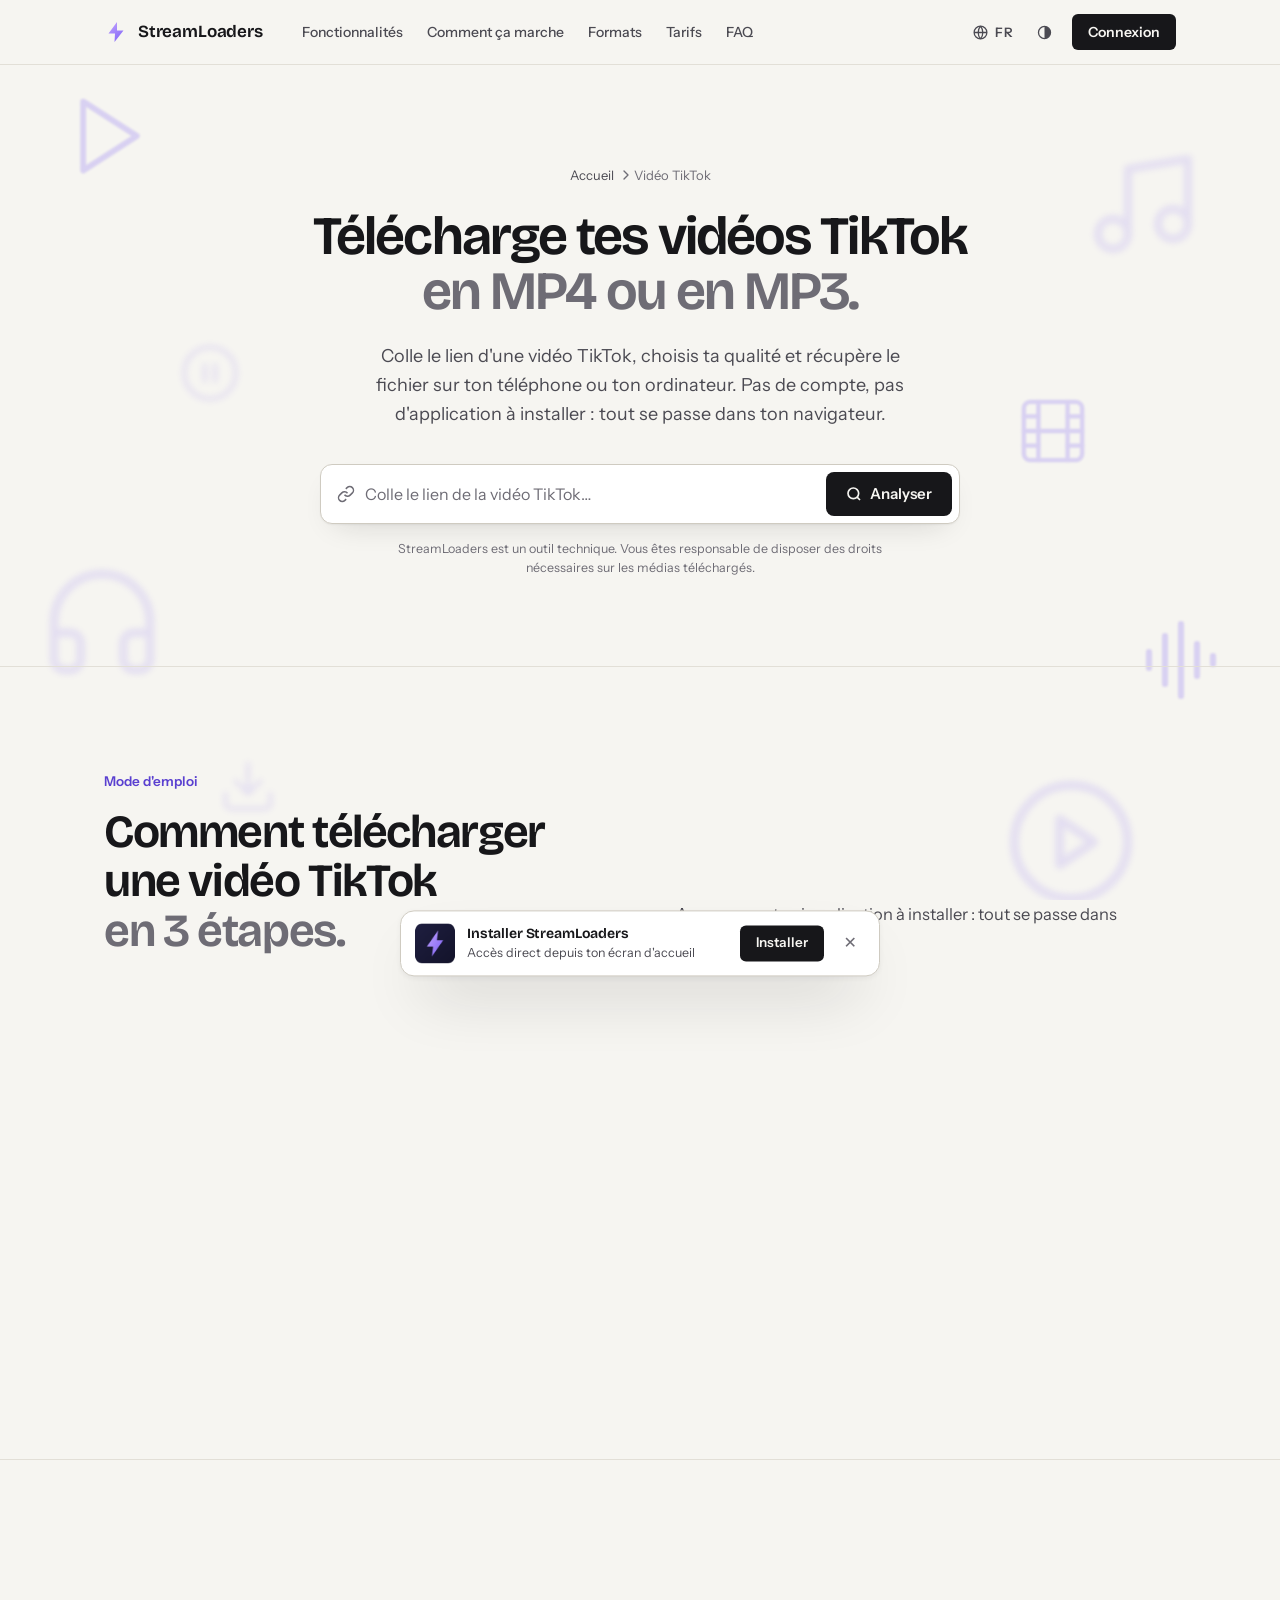
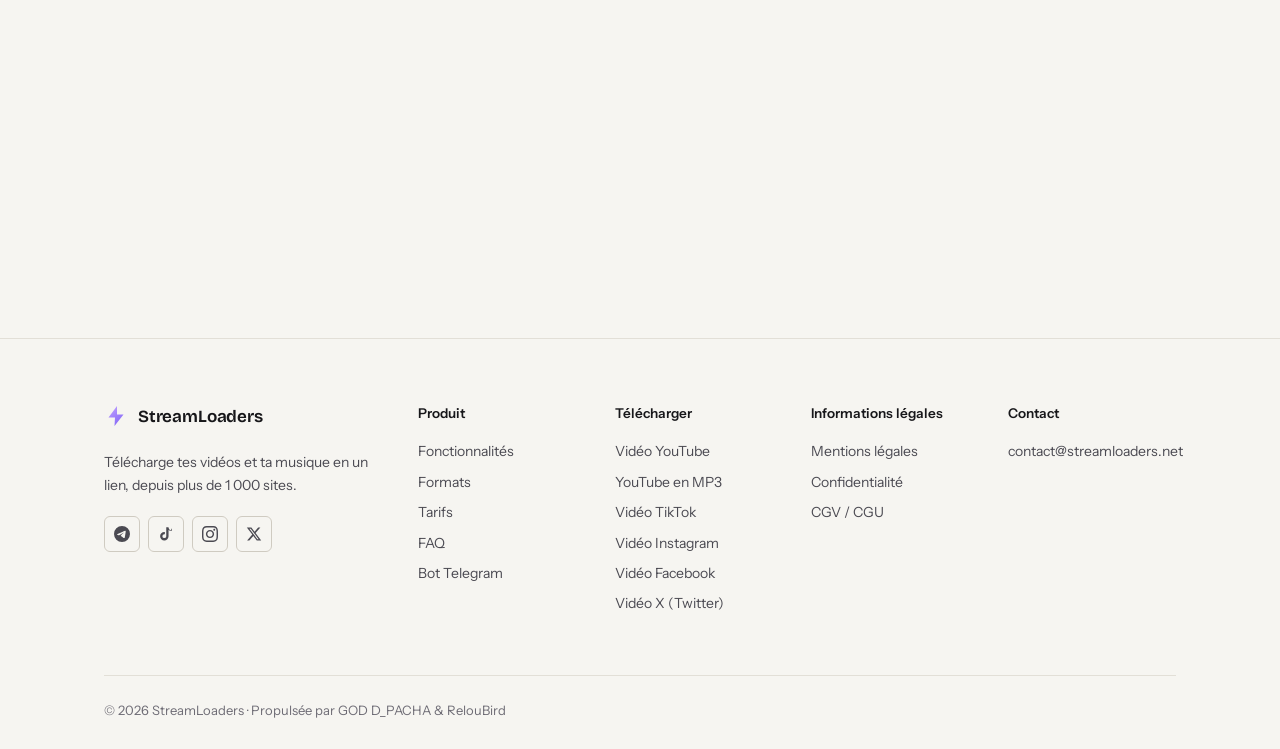
<file: telecharger/tiktok/index.html>
<!DOCTYPE html>
<html lang="fr">
<!-- build/platform.template.html -->

<head>
    <meta charset="UTF-8">
    <meta name="viewport" content="width=device-width, initial-scale=1.0">
    <!-- Page générée par _build/build-pages.js : ne pas modifier à la main -->

    <title data-i18n="p.tiktok.title">Télécharger vidéo TikTok en MP4 ou MP3 – StreamLoaders</title>
    <meta name="description" content="Colle le lien d'une vidéo TikTok et télécharge-la en MP4 ou récupère le son en MP3. Gratuit, sans inscription, directement dans ton navigateur.">
    <meta name="author" content="StreamLoaders">
    <meta name="robots" content="index, follow, max-snippet:-1, max-image-preview:large, max-video-preview:-1">
    <link rel="canonical" href="https://streamloaders.net/telecharger/tiktok/">

    <meta property="og:type" content="website">
    <meta property="og:url" content="https://streamloaders.net/telecharger/tiktok/">
    <meta property="og:site_name" content="StreamLoaders">
    <meta property="og:title" content="Télécharger vidéo TikTok en MP4 ou MP3 – StreamLoaders">
    <meta property="og:description" content="Colle le lien d'une vidéo TikTok et télécharge-la en MP4 ou récupère le son en MP3. Gratuit, sans inscription, directement dans ton navigateur.">
    <meta property="og:image" content="https://streamloaders.net/og-image.png">
    <meta property="og:image:type" content="image/png">
    <meta property="og:image:width" content="1200">
    <meta property="og:image:height" content="630">
    <meta property="og:locale" content="fr_FR">

    <meta name="twitter:card" content="summary_large_image">
    <meta name="twitter:title" content="Télécharger vidéo TikTok en MP4 ou MP3 – StreamLoaders">
    <meta name="twitter:description" content="Colle le lien d'une vidéo TikTok et télécharge-la en MP4 ou récupère le son en MP3. Gratuit, sans inscription, directement dans ton navigateur.">
    <meta name="twitter:image" content="https://streamloaders.net/og-image.png">

    <script type="application/ld+json">
{
  "@context": "https://schema.org",
  "@graph": [
    {
      "@type": "WebPage",
      "@id": "https://streamloaders.net/telecharger/tiktok/#webpage",
      "url": "https://streamloaders.net/telecharger/tiktok/",
      "name": "Télécharger vidéo TikTok en MP4 ou MP3 – StreamLoaders",
      "description": "Colle le lien d'une vidéo TikTok et télécharge-la en MP4 ou récupère le son en MP3. Gratuit, sans inscription, directement dans ton navigateur.",
      "inLanguage": "fr",
      "isPartOf": {
        "@id": "https://streamloaders.net/#website"
      },
      "breadcrumb": {
        "@id": "https://streamloaders.net/telecharger/tiktok/#breadcrumb"
      }
    },
    {
      "@type": "BreadcrumbList",
      "@id": "https://streamloaders.net/telecharger/tiktok/#breadcrumb",
      "itemListElement": [
        {
          "@type": "ListItem",
          "position": 1,
          "name": "Accueil",
          "item": "https://streamloaders.net/"
        },
        {
          "@type": "ListItem",
          "position": 2,
          "name": "Vidéo TikTok",
          "item": "https://streamloaders.net/telecharger/tiktok/"
        }
      ]
    },
    {
      "@type": "FAQPage",
      "mainEntity": [
        {
          "@type": "Question",
          "name": "Comment télécharger une vidéo TikTok sur iPhone ou Android ?",
          "acceptedAnswer": {
            "@type": "Answer",
            "text": "Copie le lien depuis l'application TikTok (Partager, puis Copier le lien), ouvre StreamLoaders dans ton navigateur, colle le lien et clique sur Analyser, puis sur Télécharger. Le fichier arrive dans les téléchargements de ton navigateur."
          }
        },
        {
          "@type": "Question",
          "name": "Peut-on récupérer uniquement le son d'une vidéo TikTok ?",
          "acceptedAnswer": {
            "@type": "Answer",
            "text": "Oui. Après l'analyse du lien, choisis « Audio MP3 » à la place d'un format vidéo. Tu obtiens un fichier audio que tu peux écouter ou garder sur ton téléphone."
          }
        },
        {
          "@type": "Question",
          "name": "Pourquoi mon lien TikTok n'est-il pas reconnu ?",
          "acceptedAnswer": {
            "@type": "Answer",
            "text": "Vérifie que le lien est complet, que la vidéo est publique et qu'elle n'a pas été supprimée. En cas de doute, ouvre le lien dans ton navigateur : si la vidéo s'y affiche, elle peut en général être analysée. Réessaie aussi quelques instants plus tard si le site est très sollicité."
          }
        },
        {
          "@type": "Question",
          "name": "Le téléchargement de vidéos TikTok est-il gratuit ?",
          "acceptedAnswer": {
            "@type": "Answer",
            "text": "Oui. Le plan gratuit permet jusqu'à 30 téléchargements par jour, avec des publicités. L'abonnement Premium retire les limites et les publicités."
          }
        }
      ]
    }
  ]
}
    </script>

    <!-- ===== PERFORMANCE ===== -->
    <link rel="preload" href="/fonts/bricolage_grotesque_latin.woff2" as="font" type="font/woff2" crossorigin>
    <link rel="preload" href="/fonts/instrument_sans_latin.woff2" as="font" type="font/woff2" crossorigin>
    <link rel="stylesheet" href="/style.css">

    <!-- DNS prefetch -->
    <link rel="dns-prefetch" href="//flagcdn.com">
    <link rel="dns-prefetch" href="//ipapi.co">

    <!-- PWA -->
    <link rel="manifest" href="/manifest.json">
    <meta name="theme-color" content="#13132A" media="(prefers-color-scheme: dark)">
    <meta name="theme-color" content="#FAFAFA" media="(prefers-color-scheme: light)">

    <!-- iOS : support PWA partiel, mais ces balises améliorent l'expérience -->
    <meta name="mobile-web-app-capable" content="yes">
    <meta name="apple-mobile-web-app-status-bar-style" content="black-translucent">
    <meta name="apple-mobile-web-app-title" content="StreamLoaders">
    <link rel="apple-touch-icon" href="/icons/apple-touch-icon.png">

    <!-- Favicon -->
    <link rel="icon" href="/favicon.ico" sizes="48x48">
    <link rel="icon" type="image/svg+xml" href="/favicon.svg">
    <link rel="icon" type="image/png" href="/icons/icon-192.png" sizes="192x192">
</head>

<body>

    <!-- ═══ DÉCOR D'ARRIÈRE-PLAN : motifs vidéo/audio flottants ═══ -->
    <div class="bg-motifs" aria-hidden="true">
        <div class="bg-motifs-layer" id="prlxLayer">
            <svg class="motif" style="top:5%;left:5%;--s:92px;--d:9s;--r:-6deg" viewBox="0 0 24 24">
                <polygon points="5 3 19 12 5 21 5 3" />
            </svg>
            <svg class="motif far" style="top:8%;right:6%;--s:120px;--d:13s;--delay:-4s;--r:8deg" viewBox="0 0 24 24">
                <path d="M9 18V5l12-2v13" />
                <circle cx="6" cy="18" r="3" />
                <circle cx="18" cy="16" r="3" />
            </svg>
            <svg class="motif far m-hide" style="top:19%;left:14%;--s:62px;--d:11s;--delay:-6s" viewBox="0 0 24 24">
                <circle cx="12" cy="12" r="10" />
                <line x1="10" y1="15" x2="10" y2="9" />
                <line x1="14" y1="15" x2="14" y2="9" />
            </svg>
            <svg class="motif m-hide" style="top:22%;right:15%;--s:70px;--d:10s;--delay:-2s;--r:-10deg"
                viewBox="0 0 24 24">
                <rect x="2" y="2" width="20" height="20" rx="2.18" />
                <line x1="7" y1="2" x2="7" y2="22" />
                <line x1="17" y1="2" x2="17" y2="22" />
                <line x1="2" y1="12" x2="22" y2="12" />
                <line x1="2" y1="7" x2="7" y2="7" />
                <line x1="2" y1="17" x2="7" y2="17" />
                <line x1="17" y1="17" x2="22" y2="17" />
                <line x1="17" y1="7" x2="22" y2="7" />
            </svg>
            <svg class="motif far" style="top:31%;left:3%;--s:128px;--d:15s;--delay:-8s;--r:6deg" viewBox="0 0 24 24">
                <path d="M3 18v-6a9 9 0 0 1 18 0v6" />
                <path
                    d="M21 19a2 2 0 0 1-2 2h-1a2 2 0 0 1-2-2v-3a2 2 0 0 1 2-2h3zM3 19a2 2 0 0 0 2 2h1a2 2 0 0 0 2-2v-3a2 2 0 0 0-2-2H3z" />
            </svg>
            <svg class="motif" style="top:34%;right:4%;--s:96px;--d:8s;--delay:-3s" viewBox="0 0 24 24">
                <line x1="4" y1="10" x2="4" y2="14" />
                <line x1="8" y1="6" x2="8" y2="18" />
                <line x1="12" y1="3" x2="12" y2="21" />
                <line x1="16" y1="8" x2="16" y2="16" />
                <line x1="20" y1="11" x2="20" y2="13" />
            </svg>
            <svg class="motif far m-hide" style="top:42%;left:17%;--s:60px;--d:12s;--delay:-5s;--r:-4deg"
                viewBox="0 0 24 24">
                <path d="M21 15v4a2 2 0 0 1-2 2H5a2 2 0 0 1-2-2v-4" />
                <polyline points="7 10 12 15 17 10" />
                <line x1="12" y1="15" x2="12" y2="3" />
            </svg>
            <svg class="motif far" style="top:43%;right:11%;--s:136px;--d:14s;--delay:-1s;--r:4deg" viewBox="0 0 24 24">
                <circle cx="12" cy="12" r="10" />
                <polygon points="10 8 16 12 10 16 10 8" />
            </svg>
            <svg class="motif far m-hide" style="top:50%;left:39%;--s:52px;--d:10s;--delay:-7s" viewBox="0 0 24 24">
                <circle cx="8" cy="18" r="3" />
                <path d="M11 18V4l8 3" />
            </svg>
            <svg class="motif" style="top:54%;left:6%;--s:100px;--d:11s;--delay:-2s;--r:8deg" viewBox="0 0 24 24">
                <polygon points="23 7 16 12 23 17 23 7" />
                <rect x="1" y="5" width="15" height="14" rx="2" />
            </svg>
            <svg class="motif far" style="top:57%;right:6%;--s:88px;--d:13s;--delay:-9s;--r:-6deg" viewBox="0 0 24 24">
                <polygon points="11 5 6 9 2 9 2 15 6 15 11 19 11 5" />
                <path d="M15.54 8.46a5 5 0 0 1 0 7.07M19.07 4.93a10 10 0 0 1 0 14.14" />
            </svg>
            <svg class="motif far m-hide" style="top:62%;right:29%;--s:46px;--d:9s;--delay:-4s" viewBox="0 0 24 24">
                <polygon points="5 3 19 12 5 21 5 3" />
            </svg>
            <svg class="motif far" style="top:65%;left:14%;--s:74px;--d:15s;--delay:-6s" viewBox="0 0 24 24">
                <circle cx="12" cy="12" r="10" />
                <circle cx="12" cy="12" r="3" />
            </svg>
            <svg class="motif far m-hide" style="top:68%;right:16%;--s:60px;--d:10s;--delay:-1s;--r:6deg"
                viewBox="0 0 24 24">
                <polygon points="5 4 15 12 5 20 5 4" />
                <line x1="19" y1="5" x2="19" y2="19" />
            </svg>
            <svg class="motif" style="top:75%;left:4%;--s:90px;--d:12s;--delay:-5s;--r:-8deg" viewBox="0 0 24 24">
                <path d="M12 1a3 3 0 0 0-3 3v8a3 3 0 0 0 6 0V4a3 3 0 0 0-3-3z" />
                <path d="M19 10v2a7 7 0 0 1-14 0v-2" />
                <line x1="12" y1="19" x2="12" y2="23" />
            </svg>
            <svg class="motif far" style="top:78%;right:5%;--s:116px;--d:14s;--delay:-3s;--r:5deg" viewBox="0 0 24 24">
                <rect x="2" y="7" width="20" height="15" rx="2" />
                <polyline points="17 2 12 7 7 2" />
            </svg>
            <svg class="motif far m-hide" style="top:85%;left:13%;--s:56px;--d:9s;--delay:-7s" viewBox="0 0 24 24">
                <rect x="6" y="4" width="4" height="16" rx="1" />
                <rect x="14" y="4" width="4" height="16" rx="1" />
            </svg>
            <svg class="motif" style="top:88%;right:7%;--s:84px;--d:11s;--delay:-2s;--r:-5deg" viewBox="0 0 24 24">
                <path d="M9 18V5l12-2v13" />
                <circle cx="6" cy="18" r="3" />
                <circle cx="18" cy="16" r="3" />
            </svg>
        </div>
    </div>

    <!-- ═══ NAVIGATION ═══ -->
    <nav>
        <div class="nav-inner">
            <a class="nav-logo" href="/" aria-label="StreamLoaders">
                <svg class="brand-mark" viewBox="0 0 24 24" fill="none" aria-hidden="true">
                    <path d="M13 2L4.5 13.5H11L10.5 22L19.5 10.5H13L13 2Z" fill="url(#slBoltNav)" />
                    <defs>
                        <linearGradient id="slBoltNav" x1="4.5" y1="2" x2="19.5" y2="22" gradientUnits="userSpaceOnUse">
                            <stop stop-color="#C4A5FF" />
                            <stop offset="1" stop-color="#7B5FF5" />
                        </linearGradient>
                    </defs>
                </svg>
                <span class="nav-wordmark" data-i18n="brand">StreamLoaders</span>
            </a>
            <div class="nav-links">
                <a href="/#features" data-i18n="nav.features">Fonctionnalités</a>
                <a href="/#how" data-i18n="nav.how">Comment ça marche</a>
                <a href="/#formats" data-i18n="nav.formats">Formats</a>
                <a href="/#pricing" data-i18n="nav.pricing">Tarifs</a>
                <a href="/#faq" data-i18n="nav.faq">FAQ</a>
            </div>
            <div class="nav-actions">
                <button class="nav-icon-btn" id="langBtn" title="Langue" aria-label="Changer de langue">
                    <svg class="lang-ico" viewBox="0 0 24 24" fill="none" stroke="currentColor" stroke-width="1.8"
                        aria-hidden="true">
                        <circle cx="12" cy="12" r="9" />
                        <path d="M3 12h18M12 3a14 14 0 0 1 0 18M12 3a14 14 0 0 0 0 18" />
                    </svg>
                    <span id="langLabel">FR</span>
                </button>
                <button class="nav-icon-btn" id="themeBtn" title="Thème clair / sombre" aria-label="Changer de thème">
                    <svg viewBox="0 0 24 24" fill="none" stroke="currentColor" stroke-width="1.8" aria-hidden="true">
                        <circle cx="12" cy="12" r="8.5" />
                        <path d="M12 3.5v17a8.5 8.5 0 0 0 0-17z" fill="currentColor" stroke="none" />
                    </svg>
                </button>
                <button class="nav-cta" id="navCta" data-i18n="nav.cta">Connexion</button>
                <div class="nav-user-chip" id="navUserChip" style="display:none">
                    <div class="nav-avatar" id="navAvatar">?</div>
                    <span id="navEmail"></span>
                    <span class="plan-badge" id="navPlan" style="display:none">Premium</span>
                </div>
            </div>
        </div>
    </nav>

    <main>
        <section class="hero">
            <div class="hero-inner">
                <div class="breadcrumb" role="navigation" aria-label="Fil d'Ariane">
                    <a href="/" data-i18n="pg.home">Accueil</a>
                    <span aria-hidden="true">
                        <svg xmlns="http://www.w3.org/2000/svg" width="16" height="16" viewBox="0 0 24 24" fill="none"
                            stroke="currentColor" stroke-width="2" stroke-linecap="round" stroke-linejoin="round"
                            class="lucide lucide-chevron-right preview-icon">
                            <path d="m9 18 6-6-6-6" />
                        </svg>
                    </span>
                    <span aria-current="page" data-i18n="p.tiktok.label">Vidéo TikTok</span>
                </div>

                <h1 class="hero-title">
                    <span class="hl-1" data-i18n="p.tiktok.h1">Télécharge tes vidéos TikTok</span>
                    <span class="hl-2" data-i18n="p.tiktok.h1Accent">en MP4 ou en MP3.</span>
                </h1>
                <p class="hero-sub" data-i18n="p.tiktok.intro">Colle le lien d'une vidéo TikTok, choisis ta qualité et récupère le fichier sur ton téléphone ou ton ordinateur. Pas de compte, pas d'application à installer : tout se passe dans ton navigateur.</p>

                <div class="url-widget">
                <svg class="url-ico" viewBox="0 0 24 24" fill="none" stroke="currentColor" stroke-width="2"
                    aria-hidden="true">
                    <path d="M10 13a5 5 0 0 0 7.54.54l3-3a5 5 0 0 0-7.07-7.07l-1.72 1.71" />
                    <path d="M14 11a5 5 0 0 0-7.54-.54l-3 3a5 5 0 0 0 7.07 7.07l1.71-1.71" />
                </svg>
                <input type="url" id="urlInput" data-i18n-placeholder="p.tiktok.placeholder"
                    placeholder="Colle le lien de la vidéo TikTok…" autocomplete="off" spellcheck="false">
                <button class="btn-analyze" id="analyzeBtn">
                    <svg viewBox="0 0 24 24" fill="none" stroke="currentColor" stroke-width="2.5">
                        <circle cx="11" cy="11" r="8" />
                        <path d="m21 21-4.35-4.35" />
                    </svg>
                    <span data-i18n="hero.analyze">Analyser</span>
                </button>
            </div>

            <div id="status-area"></div>

            <!-- Fiche vidéo -->
            <div class="video-card" id="videoCard">
                <div class="vc-head">
                    <div class="video-thumb-wrap" id="thumbWrap">
                        <div class="video-thumb-placeholder" id="thumbPlaceholder">
                            <svg viewBox="0 0 24 24" fill="none" stroke="currentColor" stroke-width="1.5">
                                <rect x="2" y="2" width="20" height="20" rx="3" />
                                <polygon points="10 8 16 12 10 16 10 8" />
                            </svg>
                        </div>
                        <img id="thumbImg" class="video-thumb-img" style="display:none" alt="Miniature">
                        <div class="thumb-duration" id="thumbDuration" style="display:none"></div>
                    </div>
                    <div class="vc-head-info">
                        <div class="vc-title" id="vcTitle"></div>
                        <div class="meta-row" id="vcMeta"></div>
                    </div>
                </div>
                <div class="video-card-body">
                    <div class="fmt-label" data-i18n="card.format">Format</div>
                    <div class="fmt-presets" id="vcFmts"></div>

                    <div id="subtitleOpts" class="subtitle-opts">
                        <label class="subtitle-toggle" for="subtitleToggle">
                            <input type="checkbox" id="subtitleToggle">
                            <span class="subtitle-switch"></span>
                            <span class="subtitle-toggle-label" data-i18n="card.withSubs">Télécharger avec
                                sous-titres</span>
                        </label>
                        <div id="subtitleLangWrap" class="subtitle-lang-wrap" style="display:none">
                            <span class="subtitle-lang-label" data-i18n="card.subsLang">Langue des sous-titres</span>
                            <select id="subtitleLang" class="subtitle-lang-select">
                                <option value="fr">Français</option>
                                <option value="en">English</option>
                                <option value="es">Español</option>
                                <option value="pt">Português</option>
                                <option value="ar">العربية</option>
                            </select>
                            <p class="subtitle-hint" data-i18n="card.subsHint">Les sous-titres seront intégrés à la
                                vidéo dans la langue choisie, quelle que soit la langue d'origine.</p>
                        </div>
                    </div>

                    <div id="trimOpts" class="trim-opts">
                        <div class="trim-toggle-row">
                            <label class="trim-toggle" id="trimToggleWrap">
                                <input type="checkbox" id="trimToggle">
                                <span class="trim-switch"></span>
                                <span class="trim-toggle-label" data-i18n="card.trimToggle">Extraire une scène
                                    précise</span>
                            </label>
                            <span class="trim-trials-badge" id="trimTrialsBadge" style="display:none"></span>
                        </div>
                        <div id="trimFieldsWrap" class="trim-fields-wrap">
                            <div class="trim-field">
                                <label for="trimStart" data-i18n="card.trimStart">Début (ex: 00:10)</label>
                                <input type="text" id="trimStart" placeholder="00:10" inputmode="numeric">
                            </div>
                            <div class="trim-field">
                                <label for="trimEnd" data-i18n="card.trimEnd">Fin (ex: 00:25)</label>
                                <input type="text" id="trimEnd" placeholder="00:25" inputmode="numeric">
                            </div>
                        </div>
                    </div>

                    <div class="action-row">
                        <button class="btn-dl" id="dlBtn">
                            <svg viewBox="0 0 24 24" fill="none" stroke="currentColor" stroke-width="2.5">
                                <path d="M21 15v4a2 2 0 0 1-2 2H5a2 2 0 0 1-2-2v-4" />
                                <polyline points="7 10 12 15 17 10" />
                                <line x1="12" y1="15" x2="12" y2="3" />
                            </svg>
                            <span data-i18n="card.download">Télécharger</span>
                        </button>
                        <button class="btn-watch" id="simBtn" style="display:none;border-style:dashed"
                            title="Simuler la progression du téléchargement">
                            <svg viewBox="0 0 24 24" fill="none" stroke="currentColor" stroke-width="2">
                                <path d="M14.5 2.5a2.5 2.5 0 0 1 3 3L5 18l-3 3 3-3 12.5-12.5z" />
                            </svg>
                        </button>
                        <button class="btn-watch" id="watchBtn">
                            <svg viewBox="0 0 24 24" fill="none" stroke="currentColor" stroke-width="2">
                                <polygon points="5 3 19 12 5 21 5 3" />
                            </svg>
                            <span data-i18n="card.watch">Regarder</span>
                        </button>
                    </div>

                    <div class="progress-wrap" id="progressWrap">
                        <div class="progress-header">
                            <span id="progressLbl">Téléchargement en cours…</span>
                            <span id="progressPct" class="progress-pct"></span>
                        </div>
                        <div class="progress-track">
                            <div class="progress-fill" id="progressFill"></div>
                        </div>
                        <div class="progress-details">
                            <div><span id="progressTotal"></span><span id="progressSpeed"></span></div>
                            <span id="progressEta"></span>
                        </div>
                    </div>
                </div>
            </div>

                <p class="url-disclaimer" data-i18n="hero.disclaimer">StreamLoaders est un outil technique. Vous êtes
                    responsable de disposer des droits nécessaires sur les médias téléchargés.</p>

                <div id="container-8d98744dc408b0db5e089b7bcc209169"></div>
            </div>
        </section>

        <section class="section" id="how">
            <div class="section-inner">
                <div class="sec-head reveal">
                    <div>
                        <div class="sec-label" data-i18n="pg.how">Mode d'emploi</div>
                        <h2 class="sec-title"><span class="hl-1" data-i18n="p.tiktok.stepsTitle">Comment télécharger une vidéo TikTok</span><span
                                class="hl-2" data-i18n="p.tiktok.stepsAccent">en 3 étapes.</span></h2>
                    </div>
                    <p class="sec-sub" data-i18n="p.tiktok.stepsSub">Aucun compte ni application à installer : tout se passe dans ton navigateur.</p>
                </div>
                <div class="steps reveal">
                    <div class="step"><span class="step-num">01</span>
                    <h3 class="step-title" data-i18n="p.tiktok.steps.0.title">Copie le lien TikTok</h3>
                    <div class="step-desc" data-i18n="p.tiktok.steps.0.text">Dans l'application, ouvre la vidéo, touche Partager (la flèche), puis « Copier le lien ». Sur ordinateur, copie simplement l'adresse de la page dans la barre du navigateur.</div>
                </div>
                <div class="step"><span class="step-num">02</span>
                    <h3 class="step-title" data-i18n="p.tiktok.steps.1.title">Colle-le et analyse</h3>
                    <div class="step-desc" data-i18n="p.tiktok.steps.1.text">Colle le lien dans le champ en haut de cette page et clique sur Analyser. StreamLoaders lit la vidéo et te propose les formats disponibles.</div>
                </div>
                <div class="step"><span class="step-num">03</span>
                    <h3 class="step-title" data-i18n="p.tiktok.steps.2.title">Choisis et télécharge</h3>
                    <div class="step-desc" data-i18n="p.tiktok.steps.2.text">Sélectionne la qualité MP4 qui te convient, ou « Audio MP3 » pour ne garder que le son, puis clique sur Télécharger. Le fichier est enregistré sur ton appareil.</div>
                </div>
                </div>
            </div>
            <div id="adsterra-display-728x90" style="text-align: center; margin: 20px auto;"></div>
        </section>

        <section class="section">
        <div class="section-inner">
            <h2 class="sec-title prose-title reveal" data-i18n="p.tiktok.sections.0.title">Télécharger une vidéo TikTok en MP4 ou en MP3</h2>
            <div class="prose reveal" data-i18n-html="p.tiktok.sections.0.html">
                <p>StreamLoaders récupère la vidéo TikTok telle qu'elle est publiée et te la livre en MP4, un format lisible sur tous les téléphones, ordinateurs et télévisions. Tu choisis la qualité : une version légère pour économiser tes données mobiles, ou la meilleure qualité disponible pour la regarder sur un grand écran.</p><p>Si seul le son t'intéresse (une musique, un extrait audio, une prise de parole), choisis l'option Audio MP3 : tu obtiens un fichier audio sans la vidéo.</p><p>Tu as besoin d'un passage précis ? L'option « Extraire une scène précise » te permet d'indiquer un début et une fin pour ne garder que le moment qui t'intéresse. Elle demande un compte gratuit, avec quelques essais offerts.</p>
            </div>
        </div>
    </section>

    <section class="section">
        <div class="section-inner">
            <h2 class="sec-title prose-title reveal" data-i18n="p.tiktok.sections.1.title">Bon à savoir avant de télécharger</h2>
            <div class="prose reveal" data-i18n-html="p.tiktok.sections.1.html">
                <ul><li>Seules les vidéos publiques sont prises en charge. Une vidéo privée, supprimée ou réservée à certains abonnés ne pourra pas être analysée.</li><li>Utilise le lien complet de la vidéo, ou le lien de partage copié depuis l'application. Un lien tronqué est la cause d'erreur la plus fréquente.</li><li>Télécharge pour un usage personnel. Les vidéos appartiennent à leurs créateurs : tu restes responsable de disposer des droits nécessaires avant de les réutiliser ou de les republier.</li></ul>
            </div>
        </div>
    </section>

        <section class="section" id="faq">
            <div class="section-inner">
                <div class="faq-layout">
                    <div class="reveal">
                        <div class="sec-label" data-i18n="faq.label">Questions fréquentes</div>
                        <h2 class="sec-title"><span class="hl-1" data-i18n="pg.faqAbout">Questions sur</span><span
                                class="hl-2">TikTok.</span>
                        </h2>
                    </div>
                    <div class="faq-list reveal">
                        <details class="faq-item">
                        <summary data-i18n="p.tiktok.faq.0.q">Comment télécharger une vidéo TikTok sur iPhone ou Android ?</summary>
                        <p data-i18n="p.tiktok.faq.0.a">Copie le lien depuis l'application TikTok (Partager, puis Copier le lien), ouvre StreamLoaders dans ton navigateur, colle le lien et clique sur Analyser, puis sur Télécharger. Le fichier arrive dans les téléchargements de ton navigateur.</p>
                    </details>
                    <details class="faq-item">
                        <summary data-i18n="p.tiktok.faq.1.q">Peut-on récupérer uniquement le son d'une vidéo TikTok ?</summary>
                        <p data-i18n="p.tiktok.faq.1.a">Oui. Après l'analyse du lien, choisis « Audio MP3 » à la place d'un format vidéo. Tu obtiens un fichier audio que tu peux écouter ou garder sur ton téléphone.</p>
                    </details>
                    <details class="faq-item">
                        <summary data-i18n="p.tiktok.faq.2.q">Pourquoi mon lien TikTok n'est-il pas reconnu ?</summary>
                        <p data-i18n="p.tiktok.faq.2.a">Vérifie que le lien est complet, que la vidéo est publique et qu'elle n'a pas été supprimée. En cas de doute, ouvre le lien dans ton navigateur : si la vidéo s'y affiche, elle peut en général être analysée. Réessaie aussi quelques instants plus tard si le site est très sollicité.</p>
                    </details>
                    <details class="faq-item">
                        <summary data-i18n="p.tiktok.faq.3.q">Le téléchargement de vidéos TikTok est-il gratuit ?</summary>
                        <p data-i18n="p.tiktok.faq.3.a">Oui. Le plan gratuit permet jusqu'à 30 téléchargements par jour, avec des publicités. L'abonnement Premium retire les limites et les publicités.</p>
                    </details>
                    </div>
                </div>
            </div>
        </section>

        <section class="section" id="autres-sites">
        <div class="section-inner">
            <div class="sec-head reveal">
                <div>
                    <div class="sec-label" data-i18n="pg.otherLabel">Autres sites</div>
                    <h2 class="sec-title"><span class="hl-1" data-i18n="pg.otherT1">Télécharger depuis</span><span class="hl-2" data-i18n="pg.otherT2">d'autres sites.</span></h2>
                </div>
            </div>
            <div class="feat-grid reveal">
                <div class="feat-card">
                    <h3 class="feat-title"><a href="/telecharger/instagram/" data-i18n="p.instagram.label">Vidéo Instagram</a></h3>
                    <p class="feat-desc" data-i18n="p.instagram.card">Enregistre un Reel ou une vidéo Instagram publique en MP4 ou en MP3.</p>
                </div>
                <div class="feat-card">
                    <h3 class="feat-title"><a href="/telecharger/youtube/" data-i18n="p.youtube.label">Vidéo YouTube</a></h3>
                    <p class="feat-desc" data-i18n="p.youtube.card">Télécharge une vidéo ou un Short YouTube en MP4, de 480p à la 4K avec Premium.</p>
                </div>
                <div class="feat-card">
                    <h3 class="feat-title"><a href="/telecharger/facebook/" data-i18n="p.facebook.label">Vidéo Facebook</a></h3>
                    <p class="feat-desc" data-i18n="p.facebook.card">Télécharge une vidéo Facebook publique, un Reel ou la rediffusion d'un direct.</p>
                </div>
            </div>
        </div>
    </section>
    </main>

    <!-- ═══ PIED DE PAGE ═══ -->
    <footer>
        <div class="footer-inner">
            <div class="footer-top">
                <div class="footer-brand">
                    <a class="nav-logo" href="/" aria-label="StreamLoaders">
                        <svg class="brand-mark" viewBox="0 0 24 24" fill="none" aria-hidden="true">
                            <path d="M13 2L4.5 13.5H11L10.5 22L19.5 10.5H13L13 2Z" fill="url(#slBoltFoot)" />
                            <defs>
                                <linearGradient id="slBoltFoot" x1="4.5" y1="2" x2="19.5" y2="22"
                                    gradientUnits="userSpaceOnUse">
                                    <stop stop-color="#C4A5FF" />
                                    <stop offset="1" stop-color="#7B5FF5" />
                                </linearGradient>
                            </defs>
                        </svg>
                        <span>StreamLoaders</span>
                    </a>
                    <p class="footer-tagline" data-i18n="foot.tagline">Télécharge tes vidéos et ta musique en un lien,
                        depuis plus de 1 000 sites.</p>
                    <div class="footer-social">
                        <a href="https://t.me/StreamLoade_bot" target="_blank" rel="noopener noreferrer"
                            class="social-icon-btn" aria-label="Telegram"><svg viewBox="0 0 24 24">
                                <path
                                    d="M11.944 0A12 12 0 0 0 0 12a12 12 0 0 0 12 12 12 12 0 0 0 12-12A12 12 0 0 0 12 0a12 12 0 0 0-.056 0zm4.962 7.224c.1-.002.321.023.465.14a.506.506 0 0 1 .171.325c.016.093.036.306.02.472-.18 1.898-.962 6.502-1.36 8.627-.168.9-.499 1.201-.82 1.23-.696.065-1.225-.46-1.9-.902-1.056-.693-1.653-1.124-2.678-1.8-1.185-.78-.417-1.21.258-1.91.177-.184 3.247-2.977 3.307-3.23.007-.032.014-.15-.056-.212s-.174-.041-.249-.024c-.106.024-1.793 1.14-5.061 3.345-.48.33-.913.49-1.302.48-.428-.008-1.252-.241-1.865-.44-.752-.245-1.349-.374-1.297-.789.027-.216.325-.437.893-.663 3.498-1.524 5.83-2.529 6.998-3.014 3.332-1.386 4.025-1.627 4.476-1.635z" />
                            </svg></a>
                        <a href="https://www.tiktok.com/@steamloader01" target="_blank" rel="noopener noreferrer"
                            class="social-icon-btn" aria-label="TikTok"><svg viewBox="0 0 24 24">
                                <path
                                    d="M19.59 6.69a4.83 4.83 0 0 1-3.77-4.25V2h-3.45v13.67a2.89 2.89 0 0 1-2.88 2.5 2.89 2.89 0 0 1-2.89-2.89 2.89 2.89 0 0 1 2.89-2.89c.28 0 .54.04.79.1V9.01a6.33 6.33 0 0 0-.79-.05 6.34 6.34 0 0 0-6.34 6.34 6.34 6.34 0 0 0 6.34 6.34 6.34 6.34 0 0 0 6.33-6.34l-.01-9.27a8.18 8.18 0 0 0 4.78 1.52v-3.45a4.85 4.85 0 0 1-1-.11z" />
                            </svg></a>
                        <a href="https://www.instagram.com/streamloader2026" target="_blank" rel="noopener noreferrer"
                            class="social-icon-btn" aria-label="Instagram"><svg viewBox="0 0 24 24">
                                <path
                                    d="M12 2.163c3.204 0 3.584.012 4.85.07 3.252.148 4.771 1.691 4.919 4.919.058 1.265.069 1.645.069 4.849 0 3.205-.012 3.584-.069 4.849-.149 3.225-1.664 4.771-4.919 4.919-1.266.058-1.644.07-4.85.07-3.204 0-3.584-.012-4.849-.07-3.26-.149-4.771-1.699-4.919-4.92-.058-1.265-.07-1.644-.07-4.849 0-3.204.013-3.583.07-4.849.149-3.227 1.664-4.771 4.919-4.919 1.266-.057 1.645-.069 4.849-.069zm0-2.163c-3.259 0-3.667.014-4.947.072-4.358.2-6.78 2.618-6.98 6.98-.059 1.281-.073 1.689-.073 4.948 0 3.259.014 3.668.072 4.948.2 4.358 2.618 6.78 6.98 6.98 1.281.058 1.689.072 4.948.072 3.259 0 3.668-.014 4.948-.072 4.354-.2 6.782-2.618 6.979-6.98.059-1.28.073-1.689.073-4.948 0-3.259-.014-3.667-.072-4.947-.196-4.354-2.617-6.78-6.979-6.98-1.281-.059-1.69-.073-4.949-.073zm0 5.838c-3.403 0-6.162 2.759-6.162 6.162s2.759 6.163 6.162 6.163 6.162-2.759 6.162-6.163c0-3.403-2.759-6.162-6.162-6.162zm0 10.162c-2.209 0-4-1.79-4-4 0-2.209 1.791-4 4-4s4 1.791 4 4c0 2.21-1.791 4-4 4zm6.406-11.845c-.796 0-1.441.645-1.441 1.44s.645 1.44 1.441 1.44c.795 0 1.439-.645 1.439-1.44s-.644-1.44-1.439-1.44z" />
                            </svg></a>
                        <a href="https://x.com/streamloader" target="_blank" rel="noopener noreferrer"
                            class="social-icon-btn" aria-label="X (Twitter)"><svg viewBox="0 0 24 24">
                                <path
                                    d="M18.244 2.25h3.308l-7.227 8.26 8.502 11.24H16.17l-5.214-6.817L4.99 21.75H1.68l7.73-8.835L1.254 2.25H8.08l4.713 6.231zm-1.161 17.52h1.833L7.084 4.126H5.117z" />
                            </svg></a>
                    </div>
                </div>
                <div class="footer-col">
                    <h3 data-i18n="foot.product">Produit</h3>
                    <a href="/#features" data-i18n="nav.features">Fonctionnalités</a>
                    <a href="/#formats" data-i18n="nav.formats">Formats</a>
                    <a href="/#pricing" data-i18n="nav.pricing">Tarifs</a>
                    <a href="/#faq" data-i18n="foot.faq">FAQ</a>
                    <a href="https://t.me/StreamLoade_bot" target="_blank" rel="noopener noreferrer"
                        data-i18n="foot.telegram">Bot Telegram</a>
                </div>
                <div class="footer-col">
                    <h3 data-i18n="foot.download">Télécharger</h3>
                    <a href="/telecharger/youtube/" data-i18n="p.youtube.label">Vidéo YouTube</a>
                    <a href="/telecharger/youtube-mp3/" data-i18n="p.youtube-mp3.label">YouTube en MP3</a>
                    <a href="/telecharger/tiktok/" data-i18n="p.tiktok.label">Vidéo TikTok</a>
                    <a href="/telecharger/instagram/" data-i18n="p.instagram.label">Vidéo Instagram</a>
                    <a href="/telecharger/facebook/" data-i18n="p.facebook.label">Vidéo Facebook</a>
                    <a href="/telecharger/twitter-x/" data-i18n="p.twitter-x.label">Vidéo X (Twitter)</a>
                </div>
                <div class="footer-col">
                    <h3 data-i18n="foot.legalTitle">Informations légales</h3>
                    <a href="/mentions-legales.html" data-i18n="foot.legal">Mentions légales</a>
                    <a href="/confidentialite.html" data-i18n="foot.privacy">Confidentialité</a>
                    <a href="/cgv-cgu.html" data-i18n="foot.terms">CGV / CGU</a>
                </div>
                <div class="footer-col">
                    <h3 data-i18n="foot.contact">Contact</h3>
                    <a href="mailto:contact@streamloaders.net">contact@streamloaders.net</a>
                </div>
            </div>
            <div class="footer-bottom">
                <span class="footer-copy" data-i18n="foot.copy">© 2026 StreamLoaders · Propulsée par GOD D_PACHA &
                    RelouBird</span>
            </div>
        </div>
    </footer>

    <!-- ═══ MODALE : AUTH / PREMIUM / PROFIL ═══ -->
    <div class="modal-backdrop" id="modalBackdrop">
        <div class="modal" id="modalBox" role="dialog" aria-modal="true">
            <button class="modal-close" id="modalCloseBtn" aria-label="Fermer"><svg viewBox="0 0 24 24" fill="none"
                    stroke="currentColor" stroke-width="2">
                    <line x1="18" y1="6" x2="6" y2="18" />
                    <line x1="6" y1="6" x2="18" y2="18" />
                </svg></button>

            <div id="panelAuth">
                <div class="modal-title" id="authTitle" data-i18n="auth.title">Bienvenue</div>
                <div class="modal-sub" id="authSub" data-i18n="auth.sub">Connecte-toi ou crée un compte.</div>
                <div class="auth-tabs">
                    <button class="auth-tab active" id="tabLogin" data-i18n="auth.login">Connexion</button>
                    <button class="auth-tab" id="tabRegister" data-i18n="auth.register">Créer un compte</button>
                </div>
                <div class="field-group">
                    <div>
                        <div class="field-label" data-i18n="auth.email">Email</div><input class="field-input"
                            type="email" id="authEmail" placeholder="toi@exemple.com" autocomplete="email">
                    </div>
                    <div>
                        <div class="field-label" data-i18n="auth.password">Mot de passe</div>
                        <div class="pwd-field">
                            <input class="field-input" type="password" id="authPwd" placeholder="••••••••"
                                autocomplete="current-password">
                            <button type="button" class="pwd-toggle" onclick="togglePassword(this)"
                                onmousedown="event.preventDefault()" aria-label="Afficher" aria-pressed="false">
                                <svg class="eye-on" viewBox="0 0 24 24" fill="none" stroke="currentColor"
                                    stroke-width="1.8">
                                    <path d="M1 12s4-8 11-8 11 8 11 8-4 8-11 8-11-8-11-8z" />
                                    <circle cx="12" cy="12" r="3" />
                                </svg>
                                <svg class="eye-off" viewBox="0 0 24 24" fill="none" stroke="currentColor"
                                    stroke-width="1.8">
                                    <path
                                        d="M17.94 17.94A10.07 10.07 0 0 1 12 20c-7 0-11-8-11-8a18.45 18.45 0 0 1 5.06-5.94M9.9 4.24A9.12 9.12 0 0 1 12 4c7 0 11 8 11 8a18.5 18.5 0 0 1-2.16 3.19m-6.72-1.07a3 3 0 1 1-4.24-4.24" />
                                    <line x1="1" y1="1" x2="23" y2="23" />
                                </svg>
                            </button>
                        </div>
                    </div>
                    <div id="authPwd2Wrap" style="display:none">
                        <div class="field-label" data-i18n="auth.confirm">Confirmer</div>
                        <div class="pwd-field">
                            <input class="field-input" type="password" id="authPwd2" placeholder="••••••••"
                                autocomplete="new-password">
                            <button type="button" class="pwd-toggle" onclick="togglePassword(this)"
                                onmousedown="event.preventDefault()" aria-label="Afficher" aria-pressed="false">
                                <svg class="eye-on" viewBox="0 0 24 24" fill="none" stroke="currentColor"
                                    stroke-width="1.8">
                                    <path d="M1 12s4-8 11-8 11 8 11 8-4 8-11 8-11-8-11-8z" />
                                    <circle cx="12" cy="12" r="3" />
                                </svg>
                                <svg class="eye-off" viewBox="0 0 24 24" fill="none" stroke="currentColor"
                                    stroke-width="1.8">
                                    <path
                                        d="M17.94 17.94A10.07 10.07 0 0 1 12 20c-7 0-11-8-11-8a18.45 18.45 0 0 1 5.06-5.94M9.9 4.24A9.12 9.12 0 0 1 12 4c7 0 11 8 11 8a18.5 18.5 0 0 1-2.16 3.19m-6.72-1.07a3 3 0 1 1-4.24-4.24" />
                                    <line x1="1" y1="1" x2="23" y2="23" />
                                </svg>
                            </button>
                        </div>
                    </div>
                </div>
                <button class="btn-submit" id="authSubmit"><span id="authSubmitLabel" data-i18n="auth.login_btn">Se
                        connecter</span></button>
                <div class="auth-error" id="authErr"></div>
                <div class="auth-success" id="authOk"></div>
            </div>

            <!-- Premium -->
            <div id="panelPremium" style="display:none">
                <div class="prem-modal-header">
                    <div class="prem-kicker">StreamLoaders Premium</div>
                    <div class="prem-price-tag"><span id="premPriceVal">900</span> <span class="fcfa"
                            id="premPriceUnit">FCFA</span> <span class="approx" id="premPriceApprox">≈ 1.50 USD</span>
                    </div>
                    <div class="prem-price-sub" id="premPriceSub" data-i18n="prem.sub_monthly">Abonnement d’un mois
                    </div>
                    <div class="prem-geo">
                        <span id="premGeoIndicator"><span id="premGeoFlag"></span> <span id="premGeoCountry"
                                data-i18n="prem.detected">Détecté :</span></span>
                        <button type="button" id="premGeoFixBtn">Pas le bon pays ?</button>
                    </div>
                    <select id="premCountryPicker" style="display:none">
                        <option value="">Choisis ton pays…</option>
                    </select>
                </div>

                <div class="plan-switcher" role="tablist" aria-label="Forfait Premium">
                    <button type="button" data-plan-tab="monthly"><span class="plan-name">1 mois</span><span
                            class="plan-permonth"><span data-plan-permonth="monthly"></span><span>/
                                mois</span></span></button>
                    <button type="button" data-plan-tab="halfyearly"><span class="plan-name">6 mois</span><span
                            class="plan-permonth"><span data-plan-permonth="halfyearly"></span><span>/
                                mois</span></span><span class="plan-save" data-plan-save="halfyearly"></span></button>
                    <button type="button" data-plan-tab="yearly"><span class="plan-flag">Meilleur prix</span><span
                            class="plan-name">1 an</span><span class="plan-permonth"><span
                                data-plan-permonth="yearly"></span><span>/ mois</span></span><span class="plan-save"
                            data-plan-save="yearly"></span></button>
                </div>

                <div class="prem-benefits-card">
                    <div class="prem-benefit-item">
                        <div class="prem-check-icon"><svg viewBox="0 0 24 24" fill="none" stroke="currentColor"
                                stroke-width="2.5">
                                <polyline points="20 6 9 17 4 12" />
                            </svg></div><span>Qualité 4K</span>
                    </div>
                    <div class="prem-benefit-item">
                        <div class="prem-check-icon"><svg viewBox="0 0 24 24" fill="none" stroke="currentColor"
                                stroke-width="2.5">
                                <polyline points="20 6 9 17 4 12" />
                            </svg></div><span>Téléchargements illimités</span>
                    </div>
                    <div class="prem-benefit-item">
                        <div class="prem-check-icon"><svg viewBox="0 0 24 24" fill="none" stroke="currentColor"
                                stroke-width="2.5">
                                <polyline points="20 6 9 17 4 12" />
                            </svg></div><span>Aucune publicité</span>
                    </div>
                    <div class="prem-benefit-item">
                        <div class="prem-check-icon"><svg viewBox="0 0 24 24" fill="none" stroke="currentColor"
                                stroke-width="2.5">
                                <polyline points="20 6 9 17 4 12" />
                            </svg></div><span>Passage prioritaire</span>
                    </div>
                </div>

                <div class="prem-guest-box" id="premLoginNotice">
                    <div class="prem-guest-txt">Il te faut un compte pour activer Premium.</div>
                    <div class="prem-guest-actions">
                        <button class="btn-prem-register" id="premGuestRegisterBtn"
                            data-i18n="prem.create_account">Créer un compte</button>
                        <button class="btn-prem-login" id="premGuestLoginBtn" data-i18n="auth.login">Se
                            connecter</button>
                    </div>
                </div>

                <div class="prem-logged-box" id="premLoggedNotice" style="display:none"><span>Compte : <strong
                            id="premLoggedEmail">...</strong></span></div>

                <label class="prem-cgv-check"><input type="checkbox" id="premCgvCheck"><span>J'accepte les <a
                            href="/cgv-cgu.html" target="_blank" rel="noopener">CGV et CGU</a></span></label>

                <button class="btn-prem-pay" id="premBtn">
                    <svg width="18" height="18" viewBox="0 0 24 24" fill="none" stroke="currentColor"
                        stroke-width="2.5">
                        <rect x="2" y="5" width="20" height="14" rx="2" />
                        <line x1="2" y1="10" x2="22" y2="10" />
                    </svg>
                    <span id="premBtnLabel">Payer maintenant</span>
                </button>

                <div class="prem-security-badge">
                    <svg viewBox="0 0 24 24" fill="none" stroke="currentColor" stroke-width="2">
                        <rect x="4" y="10.5" width="16" height="10.5" rx="2" />
                        <path d="M8 10.5V7a4 4 0 0 1 8 0v3.5" />
                    </svg>
                    <span data-i18n="prem.note">Paiement sécurisé via GeniusPay</span>
                </div>

                <div class="auth-error" id="premErr" style="display:none;margin-top:12px"></div>
                <div class="auth-success" id="premOk" style="display:none;margin-top:12px"></div>
            </div>

            <!-- Profil -->
            <div id="panelProfile" style="display:none">
                <div class="modal-title" data-i18n="prof.title">Mon compte</div>
                <div class="profile-info" style="margin-top:18px">
                    <div class="profile-row"><span data-i18n="prof.email_lbl">Email</span><span id="profEmail"></span>
                    </div>
                    <div class="profile-row"><span data-i18n="prof.plan_lbl">Plan</span><span id="profPlan"></span>
                    </div>
                    <div class="profile-since" id="profSince"></div>
                </div>

                <div id="apiKeyBox" class="api-box" style="display:none">
                    <div class="api-box-title">Clé API</div>
                    <div id="apiKeyNoKey" style="display:none">
                        <p>Génère une clé pour intégrer StreamLoaders à tes propres scripts (voir la <a href="/llms.txt"
                                target="_blank" rel="noopener">documentation</a>).</p>
                        <button class="btn-price outline btn-sm" id="apiKeyGenerateBtn">Générer ma clé API</button>
                    </div>
                    <div id="apiKeyHasKey" style="display:none">
                        <code id="apiKeyPrefix" class="api-key"></code>
                        <div class="btn-row">
                            <button class="btn-price outline btn-sm" id="apiKeyGenerateBtn2">Régénérer</button>
                            <button class="btn-price outline btn-sm danger" id="apiKeyRevokeBtn">Révoquer</button>
                        </div>
                        <p class="api-note">Créée le <span id="apiKeyDate"></span> · ne la partage avec personne.</p>
                    </div>
                    <div id="apiKeyReveal"
                        style="display:none;margin-top:10px;padding:10px;background:var(--surface);border:1px solid var(--accent);border-radius:8px">
                        <p style="font-size:11px;color:var(--error);font-weight:700;margin-bottom:6px">⚠️ Copie cette
                            clé maintenant, elle ne sera plus jamais affichée :</p>
                        <code id="apiKeyFull" class="api-key"></code>
                        <button class="btn-price outline btn-sm" id="apiKeyCopyBtn"
                            style="margin-top:8px">Copier</button>
                    </div>
                </div>

                <button class="btn-submit" id="profUpgradeBtn" style="margin-bottom:10px;display:none"><span
                        data-i18n="prof.upgrade">Passer Premium</span></button>
                <button class="btn-price outline" id="logoutBtn" data-i18n="prof.logout">Se déconnecter</button>
            </div>
        </div>
    </div>

    <script type="module" src="/scripts/main.js"></script>

    <!-- PWA : bannière d'installation (Android / Chrome) -->
    <div class="pwa-banner" id="pwaInstallBanner">
        <img src="/icons/icon-192.png" alt="Logo StreamLoaders" class="pwa-banner-icon">
        <div class="pwa-banner-text">
            <strong data-i18n="pwa.install_title">Installer StreamLoaders</strong>
            <span data-i18n="pwa.install_desc">Accès direct depuis ton écran d'accueil</span>
        </div>
        <button class="pwa-btn-install" id="pwaInstallBtn" data-i18n="pwa.install_btn">Installer</button>
        <button class="pwa-btn-close" id="pwaLaterBtn" aria-label="Fermer">✕</button>
    </div>

    <!-- PWA : notice manuelle iOS -->
    <div class="pwa-modal" id="pwaIosModal">
        <div class="pwa-modal-card">
            <img src="/icons/apple-touch-icon.png" alt="Logo StreamLoaders" class="pwa-ios-icon">
            <h3 data-i18n="pwa.ios_title">Installer StreamLoaders</h3>
            <p data-i18n="pwa.ios_subtitle">Sur iPhone / iPad :</p>
            <ol>
                <li data-i18n-html="pwa.ios_step1"></li>
                <li data-i18n-html="pwa.ios_step2"></li>
                <li data-i18n-html="pwa.ios_step3"></li>
            </ol>
            <button class="pwa-btn-close-ios" id="pwaIosClose" data-i18n="pwa.ios_close">J'ai compris</button>
        </div>
    </div>

    <!-- Petit script inline : toggle oeil des mots de passe (indépendant des modules) -->
    <script>
        function setPasswordVisible(btn, visible) {
            const input = btn.parentElement.querySelector('input');
            if (!input) return;
            input.type = visible ? 'text' : 'password';
            btn.setAttribute('aria-pressed', String(visible));
        }
        function togglePassword(btn) {
            setPasswordVisible(btn, btn.getAttribute('aria-pressed') !== 'true');
        }
    </script>
</body>

</html>
</file>
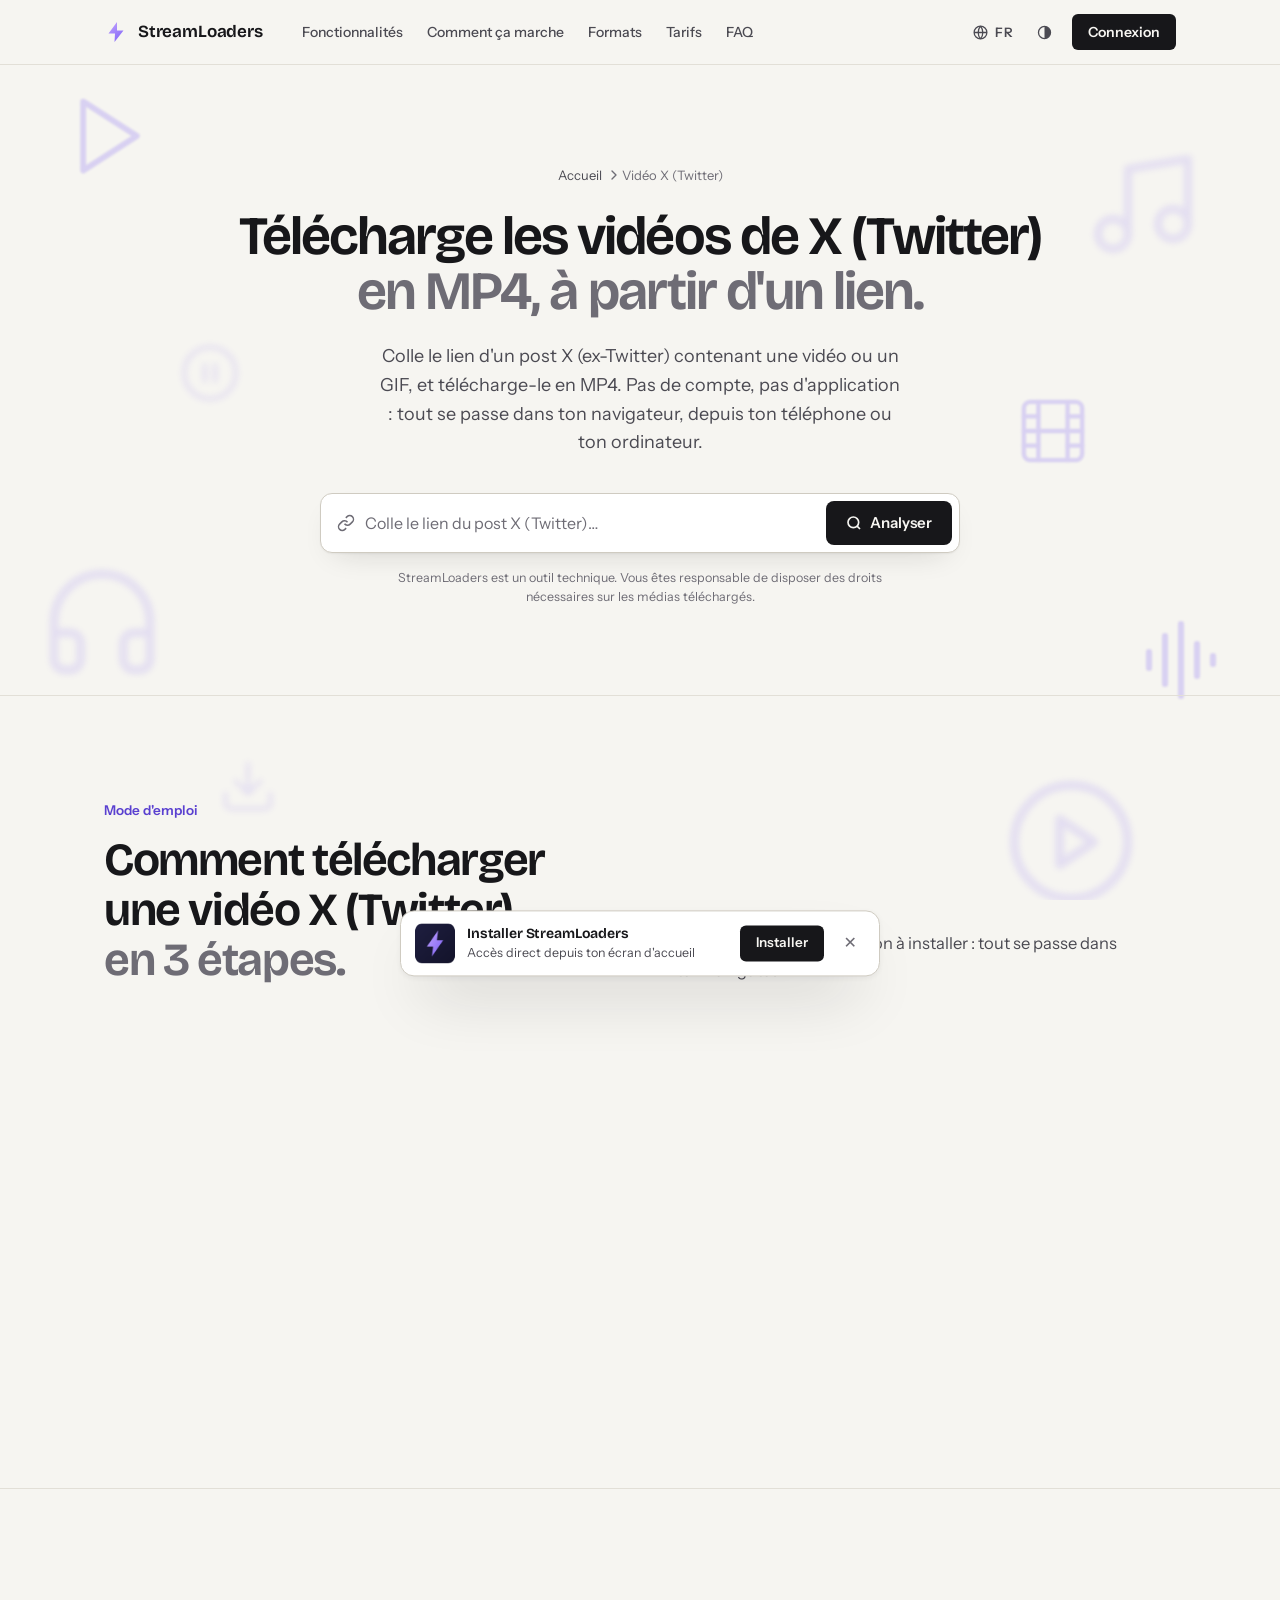
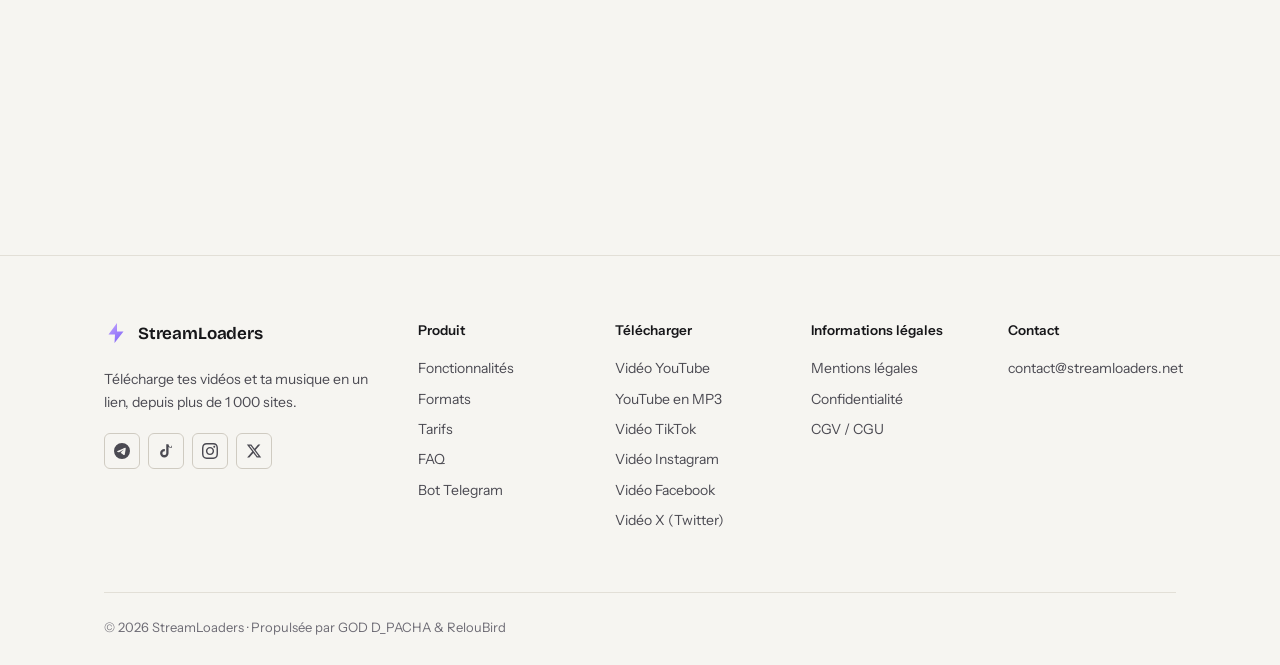
<file: telecharger/twitter-x/index.html>
<!DOCTYPE html>
<html lang="fr">
<!-- build/platform.template.html -->

<head>
    <meta charset="UTF-8">
    <meta name="viewport" content="width=device-width, initial-scale=1.0">
    <!-- Page générée par _build/build-pages.js : ne pas modifier à la main -->

    <title data-i18n="p.twitter-x.title">Télécharger vidéo Twitter (X) en MP4 – StreamLoaders</title>
    <meta name="description" content="Colle le lien d'un post X (Twitter) contenant une vidéo ou un GIF et télécharge-le en MP4. Gratuit, sans inscription, directement dans ton navigateur.">
    <meta name="author" content="StreamLoaders">
    <meta name="robots" content="index, follow, max-snippet:-1, max-image-preview:large, max-video-preview:-1">
    <link rel="canonical" href="https://streamloaders.net/telecharger/twitter-x/">

    <meta property="og:type" content="website">
    <meta property="og:url" content="https://streamloaders.net/telecharger/twitter-x/">
    <meta property="og:site_name" content="StreamLoaders">
    <meta property="og:title" content="Télécharger vidéo Twitter (X) en MP4 – StreamLoaders">
    <meta property="og:description" content="Colle le lien d'un post X (Twitter) contenant une vidéo ou un GIF et télécharge-le en MP4. Gratuit, sans inscription, directement dans ton navigateur.">
    <meta property="og:image" content="https://streamloaders.net/og-image.png">
    <meta property="og:image:type" content="image/png">
    <meta property="og:image:width" content="1200">
    <meta property="og:image:height" content="630">
    <meta property="og:locale" content="fr_FR">

    <meta name="twitter:card" content="summary_large_image">
    <meta name="twitter:title" content="Télécharger vidéo Twitter (X) en MP4 – StreamLoaders">
    <meta name="twitter:description" content="Colle le lien d'un post X (Twitter) contenant une vidéo ou un GIF et télécharge-le en MP4. Gratuit, sans inscription, directement dans ton navigateur.">
    <meta name="twitter:image" content="https://streamloaders.net/og-image.png">

    <script type="application/ld+json">
{
  "@context": "https://schema.org",
  "@graph": [
    {
      "@type": "WebPage",
      "@id": "https://streamloaders.net/telecharger/twitter-x/#webpage",
      "url": "https://streamloaders.net/telecharger/twitter-x/",
      "name": "Télécharger vidéo Twitter (X) en MP4 – StreamLoaders",
      "description": "Colle le lien d'un post X (Twitter) contenant une vidéo ou un GIF et télécharge-le en MP4. Gratuit, sans inscription, directement dans ton navigateur.",
      "inLanguage": "fr",
      "isPartOf": {
        "@id": "https://streamloaders.net/#website"
      },
      "breadcrumb": {
        "@id": "https://streamloaders.net/telecharger/twitter-x/#breadcrumb"
      }
    },
    {
      "@type": "BreadcrumbList",
      "@id": "https://streamloaders.net/telecharger/twitter-x/#breadcrumb",
      "itemListElement": [
        {
          "@type": "ListItem",
          "position": 1,
          "name": "Accueil",
          "item": "https://streamloaders.net/"
        },
        {
          "@type": "ListItem",
          "position": 2,
          "name": "Vidéo X (Twitter)",
          "item": "https://streamloaders.net/telecharger/twitter-x/"
        }
      ]
    },
    {
      "@type": "FAQPage",
      "mainEntity": [
        {
          "@type": "Question",
          "name": "Comment télécharger une vidéo Twitter (X) sur téléphone ?",
          "acceptedAnswer": {
            "@type": "Answer",
            "text": "Touche l'icône Partager sous le post puis « Copier le lien », ouvre StreamLoaders dans ton navigateur, colle le lien, clique sur Analyser puis sur Télécharger."
          }
        },
        {
          "@type": "Question",
          "name": "Peut-on télécharger un GIF depuis X ?",
          "acceptedAnswer": {
            "@type": "Answer",
            "text": "Oui, en général. Les GIF de X sont des vidéos MP4 très courtes : colle le lien du post et télécharge-le comme une vidéo."
          }
        },
        {
          "@type": "Question",
          "name": "Pourquoi le lien de mon post X n'est-il pas reconnu ?",
          "acceptedAnswer": {
            "@type": "Answer",
            "text": "Vérifie que le post contient bien une vidéo, que le compte n'est pas protégé et que tu as copié le lien du post et non celui du profil. Un post supprimé ne peut plus être analysé."
          }
        },
        {
          "@type": "Question",
          "name": "StreamLoaders fonctionne-t-il avec les anciens liens twitter.com ?",
          "acceptedAnswer": {
            "@type": "Answer",
            "text": "Oui, en général. Les liens twitter.com et les liens x.com sont reconnus de la même façon."
          }
        }
      ]
    }
  ]
}
    </script>

    <!-- ===== PERFORMANCE ===== -->
    <link rel="preload" href="/fonts/bricolage_grotesque_latin.woff2" as="font" type="font/woff2" crossorigin>
    <link rel="preload" href="/fonts/instrument_sans_latin.woff2" as="font" type="font/woff2" crossorigin>
    <link rel="stylesheet" href="/style.css">

    <!-- DNS prefetch -->
    <link rel="dns-prefetch" href="//flagcdn.com">
    <link rel="dns-prefetch" href="//ipapi.co">

    <!-- PWA -->
    <link rel="manifest" href="/manifest.json">
    <meta name="theme-color" content="#13132A" media="(prefers-color-scheme: dark)">
    <meta name="theme-color" content="#FAFAFA" media="(prefers-color-scheme: light)">

    <!-- iOS : support PWA partiel, mais ces balises améliorent l'expérience -->
    <meta name="mobile-web-app-capable" content="yes">
    <meta name="apple-mobile-web-app-status-bar-style" content="black-translucent">
    <meta name="apple-mobile-web-app-title" content="StreamLoaders">
    <link rel="apple-touch-icon" href="/icons/apple-touch-icon.png">

    <!-- Favicon -->
    <link rel="icon" href="/favicon.ico" sizes="48x48">
    <link rel="icon" type="image/svg+xml" href="/favicon.svg">
    <link rel="icon" type="image/png" href="/icons/icon-192.png" sizes="192x192">
</head>

<body>

    <!-- ═══ DÉCOR D'ARRIÈRE-PLAN : motifs vidéo/audio flottants ═══ -->
    <div class="bg-motifs" aria-hidden="true">
        <div class="bg-motifs-layer" id="prlxLayer">
            <svg class="motif" style="top:5%;left:5%;--s:92px;--d:9s;--r:-6deg" viewBox="0 0 24 24">
                <polygon points="5 3 19 12 5 21 5 3" />
            </svg>
            <svg class="motif far" style="top:8%;right:6%;--s:120px;--d:13s;--delay:-4s;--r:8deg" viewBox="0 0 24 24">
                <path d="M9 18V5l12-2v13" />
                <circle cx="6" cy="18" r="3" />
                <circle cx="18" cy="16" r="3" />
            </svg>
            <svg class="motif far m-hide" style="top:19%;left:14%;--s:62px;--d:11s;--delay:-6s" viewBox="0 0 24 24">
                <circle cx="12" cy="12" r="10" />
                <line x1="10" y1="15" x2="10" y2="9" />
                <line x1="14" y1="15" x2="14" y2="9" />
            </svg>
            <svg class="motif m-hide" style="top:22%;right:15%;--s:70px;--d:10s;--delay:-2s;--r:-10deg"
                viewBox="0 0 24 24">
                <rect x="2" y="2" width="20" height="20" rx="2.18" />
                <line x1="7" y1="2" x2="7" y2="22" />
                <line x1="17" y1="2" x2="17" y2="22" />
                <line x1="2" y1="12" x2="22" y2="12" />
                <line x1="2" y1="7" x2="7" y2="7" />
                <line x1="2" y1="17" x2="7" y2="17" />
                <line x1="17" y1="17" x2="22" y2="17" />
                <line x1="17" y1="7" x2="22" y2="7" />
            </svg>
            <svg class="motif far" style="top:31%;left:3%;--s:128px;--d:15s;--delay:-8s;--r:6deg" viewBox="0 0 24 24">
                <path d="M3 18v-6a9 9 0 0 1 18 0v6" />
                <path
                    d="M21 19a2 2 0 0 1-2 2h-1a2 2 0 0 1-2-2v-3a2 2 0 0 1 2-2h3zM3 19a2 2 0 0 0 2 2h1a2 2 0 0 0 2-2v-3a2 2 0 0 0-2-2H3z" />
            </svg>
            <svg class="motif" style="top:34%;right:4%;--s:96px;--d:8s;--delay:-3s" viewBox="0 0 24 24">
                <line x1="4" y1="10" x2="4" y2="14" />
                <line x1="8" y1="6" x2="8" y2="18" />
                <line x1="12" y1="3" x2="12" y2="21" />
                <line x1="16" y1="8" x2="16" y2="16" />
                <line x1="20" y1="11" x2="20" y2="13" />
            </svg>
            <svg class="motif far m-hide" style="top:42%;left:17%;--s:60px;--d:12s;--delay:-5s;--r:-4deg"
                viewBox="0 0 24 24">
                <path d="M21 15v4a2 2 0 0 1-2 2H5a2 2 0 0 1-2-2v-4" />
                <polyline points="7 10 12 15 17 10" />
                <line x1="12" y1="15" x2="12" y2="3" />
            </svg>
            <svg class="motif far" style="top:43%;right:11%;--s:136px;--d:14s;--delay:-1s;--r:4deg" viewBox="0 0 24 24">
                <circle cx="12" cy="12" r="10" />
                <polygon points="10 8 16 12 10 16 10 8" />
            </svg>
            <svg class="motif far m-hide" style="top:50%;left:39%;--s:52px;--d:10s;--delay:-7s" viewBox="0 0 24 24">
                <circle cx="8" cy="18" r="3" />
                <path d="M11 18V4l8 3" />
            </svg>
            <svg class="motif" style="top:54%;left:6%;--s:100px;--d:11s;--delay:-2s;--r:8deg" viewBox="0 0 24 24">
                <polygon points="23 7 16 12 23 17 23 7" />
                <rect x="1" y="5" width="15" height="14" rx="2" />
            </svg>
            <svg class="motif far" style="top:57%;right:6%;--s:88px;--d:13s;--delay:-9s;--r:-6deg" viewBox="0 0 24 24">
                <polygon points="11 5 6 9 2 9 2 15 6 15 11 19 11 5" />
                <path d="M15.54 8.46a5 5 0 0 1 0 7.07M19.07 4.93a10 10 0 0 1 0 14.14" />
            </svg>
            <svg class="motif far m-hide" style="top:62%;right:29%;--s:46px;--d:9s;--delay:-4s" viewBox="0 0 24 24">
                <polygon points="5 3 19 12 5 21 5 3" />
            </svg>
            <svg class="motif far" style="top:65%;left:14%;--s:74px;--d:15s;--delay:-6s" viewBox="0 0 24 24">
                <circle cx="12" cy="12" r="10" />
                <circle cx="12" cy="12" r="3" />
            </svg>
            <svg class="motif far m-hide" style="top:68%;right:16%;--s:60px;--d:10s;--delay:-1s;--r:6deg"
                viewBox="0 0 24 24">
                <polygon points="5 4 15 12 5 20 5 4" />
                <line x1="19" y1="5" x2="19" y2="19" />
            </svg>
            <svg class="motif" style="top:75%;left:4%;--s:90px;--d:12s;--delay:-5s;--r:-8deg" viewBox="0 0 24 24">
                <path d="M12 1a3 3 0 0 0-3 3v8a3 3 0 0 0 6 0V4a3 3 0 0 0-3-3z" />
                <path d="M19 10v2a7 7 0 0 1-14 0v-2" />
                <line x1="12" y1="19" x2="12" y2="23" />
            </svg>
            <svg class="motif far" style="top:78%;right:5%;--s:116px;--d:14s;--delay:-3s;--r:5deg" viewBox="0 0 24 24">
                <rect x="2" y="7" width="20" height="15" rx="2" />
                <polyline points="17 2 12 7 7 2" />
            </svg>
            <svg class="motif far m-hide" style="top:85%;left:13%;--s:56px;--d:9s;--delay:-7s" viewBox="0 0 24 24">
                <rect x="6" y="4" width="4" height="16" rx="1" />
                <rect x="14" y="4" width="4" height="16" rx="1" />
            </svg>
            <svg class="motif" style="top:88%;right:7%;--s:84px;--d:11s;--delay:-2s;--r:-5deg" viewBox="0 0 24 24">
                <path d="M9 18V5l12-2v13" />
                <circle cx="6" cy="18" r="3" />
                <circle cx="18" cy="16" r="3" />
            </svg>
        </div>
    </div>

    <!-- ═══ NAVIGATION ═══ -->
    <nav>
        <div class="nav-inner">
            <a class="nav-logo" href="/" aria-label="StreamLoaders">
                <svg class="brand-mark" viewBox="0 0 24 24" fill="none" aria-hidden="true">
                    <path d="M13 2L4.5 13.5H11L10.5 22L19.5 10.5H13L13 2Z" fill="url(#slBoltNav)" />
                    <defs>
                        <linearGradient id="slBoltNav" x1="4.5" y1="2" x2="19.5" y2="22" gradientUnits="userSpaceOnUse">
                            <stop stop-color="#C4A5FF" />
                            <stop offset="1" stop-color="#7B5FF5" />
                        </linearGradient>
                    </defs>
                </svg>
                <span class="nav-wordmark" data-i18n="brand">StreamLoaders</span>
            </a>
            <div class="nav-links">
                <a href="/#features" data-i18n="nav.features">Fonctionnalités</a>
                <a href="/#how" data-i18n="nav.how">Comment ça marche</a>
                <a href="/#formats" data-i18n="nav.formats">Formats</a>
                <a href="/#pricing" data-i18n="nav.pricing">Tarifs</a>
                <a href="/#faq" data-i18n="nav.faq">FAQ</a>
            </div>
            <div class="nav-actions">
                <button class="nav-icon-btn" id="langBtn" title="Langue" aria-label="Changer de langue">
                    <svg class="lang-ico" viewBox="0 0 24 24" fill="none" stroke="currentColor" stroke-width="1.8"
                        aria-hidden="true">
                        <circle cx="12" cy="12" r="9" />
                        <path d="M3 12h18M12 3a14 14 0 0 1 0 18M12 3a14 14 0 0 0 0 18" />
                    </svg>
                    <span id="langLabel">FR</span>
                </button>
                <button class="nav-icon-btn" id="themeBtn" title="Thème clair / sombre" aria-label="Changer de thème">
                    <svg viewBox="0 0 24 24" fill="none" stroke="currentColor" stroke-width="1.8" aria-hidden="true">
                        <circle cx="12" cy="12" r="8.5" />
                        <path d="M12 3.5v17a8.5 8.5 0 0 0 0-17z" fill="currentColor" stroke="none" />
                    </svg>
                </button>
                <button class="nav-cta" id="navCta" data-i18n="nav.cta">Connexion</button>
                <div class="nav-user-chip" id="navUserChip" style="display:none">
                    <div class="nav-avatar" id="navAvatar">?</div>
                    <span id="navEmail"></span>
                    <span class="plan-badge" id="navPlan" style="display:none">Premium</span>
                </div>
            </div>
        </div>
    </nav>

    <main>
        <section class="hero">
            <div class="hero-inner">
                <div class="breadcrumb" role="navigation" aria-label="Fil d'Ariane">
                    <a href="/" data-i18n="pg.home">Accueil</a>
                    <span aria-hidden="true">
                        <svg xmlns="http://www.w3.org/2000/svg" width="16" height="16" viewBox="0 0 24 24" fill="none"
                            stroke="currentColor" stroke-width="2" stroke-linecap="round" stroke-linejoin="round"
                            class="lucide lucide-chevron-right preview-icon">
                            <path d="m9 18 6-6-6-6" />
                        </svg>
                    </span>
                    <span aria-current="page" data-i18n="p.twitter-x.label">Vidéo X (Twitter)</span>
                </div>

                <h1 class="hero-title">
                    <span class="hl-1" data-i18n="p.twitter-x.h1">Télécharge les vidéos de X (Twitter)</span>
                    <span class="hl-2" data-i18n="p.twitter-x.h1Accent">en MP4, à partir d'un lien.</span>
                </h1>
                <p class="hero-sub" data-i18n="p.twitter-x.intro">Colle le lien d'un post X (ex-Twitter) contenant une vidéo ou un GIF, et télécharge-le en MP4. Pas de compte, pas d'application : tout se passe dans ton navigateur, depuis ton téléphone ou ton ordinateur.</p>

                <div class="url-widget">
                <svg class="url-ico" viewBox="0 0 24 24" fill="none" stroke="currentColor" stroke-width="2"
                    aria-hidden="true">
                    <path d="M10 13a5 5 0 0 0 7.54.54l3-3a5 5 0 0 0-7.07-7.07l-1.72 1.71" />
                    <path d="M14 11a5 5 0 0 0-7.54-.54l-3 3a5 5 0 0 0 7.07 7.07l1.71-1.71" />
                </svg>
                <input type="url" id="urlInput" data-i18n-placeholder="p.twitter-x.placeholder"
                    placeholder="Colle le lien du post X (Twitter)…" autocomplete="off" spellcheck="false">
                <button class="btn-analyze" id="analyzeBtn">
                    <svg viewBox="0 0 24 24" fill="none" stroke="currentColor" stroke-width="2.5">
                        <circle cx="11" cy="11" r="8" />
                        <path d="m21 21-4.35-4.35" />
                    </svg>
                    <span data-i18n="hero.analyze">Analyser</span>
                </button>
            </div>

            <div id="status-area"></div>

            <!-- Fiche vidéo -->
            <div class="video-card" id="videoCard">
                <div class="vc-head">
                    <div class="video-thumb-wrap" id="thumbWrap">
                        <div class="video-thumb-placeholder" id="thumbPlaceholder">
                            <svg viewBox="0 0 24 24" fill="none" stroke="currentColor" stroke-width="1.5">
                                <rect x="2" y="2" width="20" height="20" rx="3" />
                                <polygon points="10 8 16 12 10 16 10 8" />
                            </svg>
                        </div>
                        <img id="thumbImg" class="video-thumb-img" style="display:none" alt="Miniature">
                        <div class="thumb-duration" id="thumbDuration" style="display:none"></div>
                    </div>
                    <div class="vc-head-info">
                        <div class="vc-title" id="vcTitle"></div>
                        <div class="meta-row" id="vcMeta"></div>
                    </div>
                </div>
                <div class="video-card-body">
                    <div class="fmt-label" data-i18n="card.format">Format</div>
                    <div class="fmt-presets" id="vcFmts"></div>

                    <div id="subtitleOpts" class="subtitle-opts">
                        <label class="subtitle-toggle" for="subtitleToggle">
                            <input type="checkbox" id="subtitleToggle">
                            <span class="subtitle-switch"></span>
                            <span class="subtitle-toggle-label" data-i18n="card.withSubs">Télécharger avec
                                sous-titres</span>
                        </label>
                        <div id="subtitleLangWrap" class="subtitle-lang-wrap" style="display:none">
                            <span class="subtitle-lang-label" data-i18n="card.subsLang">Langue des sous-titres</span>
                            <select id="subtitleLang" class="subtitle-lang-select">
                                <option value="fr">Français</option>
                                <option value="en">English</option>
                                <option value="es">Español</option>
                                <option value="pt">Português</option>
                                <option value="ar">العربية</option>
                            </select>
                            <p class="subtitle-hint" data-i18n="card.subsHint">Les sous-titres seront intégrés à la
                                vidéo dans la langue choisie, quelle que soit la langue d'origine.</p>
                        </div>
                    </div>

                    <div id="trimOpts" class="trim-opts">
                        <div class="trim-toggle-row">
                            <label class="trim-toggle" id="trimToggleWrap">
                                <input type="checkbox" id="trimToggle">
                                <span class="trim-switch"></span>
                                <span class="trim-toggle-label" data-i18n="card.trimToggle">Extraire une scène
                                    précise</span>
                            </label>
                            <span class="trim-trials-badge" id="trimTrialsBadge" style="display:none"></span>
                        </div>
                        <div id="trimFieldsWrap" class="trim-fields-wrap">
                            <div class="trim-field">
                                <label for="trimStart" data-i18n="card.trimStart">Début (ex: 00:10)</label>
                                <input type="text" id="trimStart" placeholder="00:10" inputmode="numeric">
                            </div>
                            <div class="trim-field">
                                <label for="trimEnd" data-i18n="card.trimEnd">Fin (ex: 00:25)</label>
                                <input type="text" id="trimEnd" placeholder="00:25" inputmode="numeric">
                            </div>
                        </div>
                    </div>

                    <div class="action-row">
                        <button class="btn-dl" id="dlBtn">
                            <svg viewBox="0 0 24 24" fill="none" stroke="currentColor" stroke-width="2.5">
                                <path d="M21 15v4a2 2 0 0 1-2 2H5a2 2 0 0 1-2-2v-4" />
                                <polyline points="7 10 12 15 17 10" />
                                <line x1="12" y1="15" x2="12" y2="3" />
                            </svg>
                            <span data-i18n="card.download">Télécharger</span>
                        </button>
                        <button class="btn-watch" id="simBtn" style="display:none;border-style:dashed"
                            title="Simuler la progression du téléchargement">
                            <svg viewBox="0 0 24 24" fill="none" stroke="currentColor" stroke-width="2">
                                <path d="M14.5 2.5a2.5 2.5 0 0 1 3 3L5 18l-3 3 3-3 12.5-12.5z" />
                            </svg>
                        </button>
                        <button class="btn-watch" id="watchBtn">
                            <svg viewBox="0 0 24 24" fill="none" stroke="currentColor" stroke-width="2">
                                <polygon points="5 3 19 12 5 21 5 3" />
                            </svg>
                            <span data-i18n="card.watch">Regarder</span>
                        </button>
                    </div>

                    <div class="progress-wrap" id="progressWrap">
                        <div class="progress-header">
                            <span id="progressLbl">Téléchargement en cours…</span>
                            <span id="progressPct" class="progress-pct"></span>
                        </div>
                        <div class="progress-track">
                            <div class="progress-fill" id="progressFill"></div>
                        </div>
                        <div class="progress-details">
                            <div><span id="progressTotal"></span><span id="progressSpeed"></span></div>
                            <span id="progressEta"></span>
                        </div>
                    </div>
                </div>
            </div>

                <p class="url-disclaimer" data-i18n="hero.disclaimer">StreamLoaders est un outil technique. Vous êtes
                    responsable de disposer des droits nécessaires sur les médias téléchargés.</p>

                <div id="container-8d98744dc408b0db5e089b7bcc209169"></div>
            </div>
        </section>

        <section class="section" id="how">
            <div class="section-inner">
                <div class="sec-head reveal">
                    <div>
                        <div class="sec-label" data-i18n="pg.how">Mode d'emploi</div>
                        <h2 class="sec-title"><span class="hl-1" data-i18n="p.twitter-x.stepsTitle">Comment télécharger une vidéo X (Twitter)</span><span
                                class="hl-2" data-i18n="p.twitter-x.stepsAccent">en 3 étapes.</span></h2>
                    </div>
                    <p class="sec-sub" data-i18n="p.twitter-x.stepsSub">Aucun compte ni application à installer : tout se passe dans ton navigateur.</p>
                </div>
                <div class="steps reveal">
                    <div class="step"><span class="step-num">01</span>
                    <h3 class="step-title" data-i18n="p.twitter-x.steps.0.title">Copie le lien du post</h3>
                    <div class="step-desc" data-i18n="p.twitter-x.steps.0.text">Sous le post, touche l'icône Partager puis « Copier le lien ». Sur ordinateur, copie l'adresse de la page du post (elle ressemble à x.com/compte/status/…).</div>
                </div>
                <div class="step"><span class="step-num">02</span>
                    <h3 class="step-title" data-i18n="p.twitter-x.steps.1.title">Colle-le et analyse</h3>
                    <div class="step-desc" data-i18n="p.twitter-x.steps.1.text">Colle le lien dans le champ en haut de cette page et clique sur Analyser. StreamLoaders repère la vidéo du post et affiche les formats.</div>
                </div>
                <div class="step"><span class="step-num">03</span>
                    <h3 class="step-title" data-i18n="p.twitter-x.steps.2.title">Choisis et télécharge</h3>
                    <div class="step-desc" data-i18n="p.twitter-x.steps.2.text">Sélectionne la qualité MP4 qui te convient, ou « Audio MP3 » pour ne garder que le son, puis clique sur Télécharger.</div>
                </div>
                </div>
            </div>
            <div id="adsterra-display-728x90" style="text-align: center; margin: 20px auto;"></div>
        </section>

        <section class="section">
        <div class="section-inner">
            <h2 class="sec-title prose-title reveal" data-i18n="p.twitter-x.sections.0.title">Télécharger une vidéo ou un GIF de X (Twitter)</h2>
            <div class="prose reveal" data-i18n-html="p.twitter-x.sections.0.html">
                <p>Une vidéo vue dans ta timeline peut disparaître si son auteur supprime le post. StreamLoaders te permet d'en garder une copie en MP4, dans la meilleure qualité que le post propose. Les liens <strong>x.com</strong> et <strong>twitter.com</strong> sont en général tous deux reconnus.</p><p>Les GIF animés de X sont en réalité de courtes vidéos : tu peux généralement les récupérer de la même façon, au format MP4.</p><p>Pour ne garder que la voix ou le son d'une interview, choisis « Audio MP3 ».</p>
            </div>
        </div>
    </section>

    <section class="section">
        <div class="section-inner">
            <h2 class="sec-title prose-title reveal" data-i18n="p.twitter-x.sections.1.title">Bon à savoir avant de télécharger</h2>
            <div class="prose reveal" data-i18n-html="p.twitter-x.sections.1.html">
                <ul><li>Il faut le lien du post précis qui contient la vidéo, pas celui du profil.</li><li>Les posts de comptes protégés, ou certains posts au contenu sensible, peuvent ne pas être accessibles.</li><li>Les vidéos appartiennent à leurs auteurs. Télécharger pour un usage personnel est une chose ; republier ou réutiliser une vidéo demande l'accord de son créateur.</li></ul>
            </div>
        </div>
    </section>

        <section class="section" id="faq">
            <div class="section-inner">
                <div class="faq-layout">
                    <div class="reveal">
                        <div class="sec-label" data-i18n="faq.label">Questions fréquentes</div>
                        <h2 class="sec-title"><span class="hl-1" data-i18n="pg.faqAbout">Questions sur</span><span
                                class="hl-2">X (Twitter).</span>
                        </h2>
                    </div>
                    <div class="faq-list reveal">
                        <details class="faq-item">
                        <summary data-i18n="p.twitter-x.faq.0.q">Comment télécharger une vidéo Twitter (X) sur téléphone ?</summary>
                        <p data-i18n="p.twitter-x.faq.0.a">Touche l'icône Partager sous le post puis « Copier le lien », ouvre StreamLoaders dans ton navigateur, colle le lien, clique sur Analyser puis sur Télécharger.</p>
                    </details>
                    <details class="faq-item">
                        <summary data-i18n="p.twitter-x.faq.1.q">Peut-on télécharger un GIF depuis X ?</summary>
                        <p data-i18n="p.twitter-x.faq.1.a">Oui, en général. Les GIF de X sont des vidéos MP4 très courtes : colle le lien du post et télécharge-le comme une vidéo.</p>
                    </details>
                    <details class="faq-item">
                        <summary data-i18n="p.twitter-x.faq.2.q">Pourquoi le lien de mon post X n'est-il pas reconnu ?</summary>
                        <p data-i18n="p.twitter-x.faq.2.a">Vérifie que le post contient bien une vidéo, que le compte n'est pas protégé et que tu as copié le lien du post et non celui du profil. Un post supprimé ne peut plus être analysé.</p>
                    </details>
                    <details class="faq-item">
                        <summary data-i18n="p.twitter-x.faq.3.q">StreamLoaders fonctionne-t-il avec les anciens liens twitter.com ?</summary>
                        <p data-i18n="p.twitter-x.faq.3.a">Oui, en général. Les liens twitter.com et les liens x.com sont reconnus de la même façon.</p>
                    </details>
                    </div>
                </div>
            </div>
        </section>

        <section class="section" id="autres-sites">
        <div class="section-inner">
            <div class="sec-head reveal">
                <div>
                    <div class="sec-label" data-i18n="pg.otherLabel">Autres sites</div>
                    <h2 class="sec-title"><span class="hl-1" data-i18n="pg.otherT1">Télécharger depuis</span><span class="hl-2" data-i18n="pg.otherT2">d'autres sites.</span></h2>
                </div>
            </div>
            <div class="feat-grid reveal">
                <div class="feat-card">
                    <h3 class="feat-title"><a href="/telecharger/facebook/" data-i18n="p.facebook.label">Vidéo Facebook</a></h3>
                    <p class="feat-desc" data-i18n="p.facebook.card">Télécharge une vidéo Facebook publique, un Reel ou la rediffusion d'un direct.</p>
                </div>
                <div class="feat-card">
                    <h3 class="feat-title"><a href="/telecharger/instagram/" data-i18n="p.instagram.label">Vidéo Instagram</a></h3>
                    <p class="feat-desc" data-i18n="p.instagram.card">Enregistre un Reel ou une vidéo Instagram publique en MP4 ou en MP3.</p>
                </div>
                <div class="feat-card">
                    <h3 class="feat-title"><a href="/telecharger/youtube/" data-i18n="p.youtube.label">Vidéo YouTube</a></h3>
                    <p class="feat-desc" data-i18n="p.youtube.card">Télécharge une vidéo ou un Short YouTube en MP4, de 480p à la 4K avec Premium.</p>
                </div>
            </div>
        </div>
    </section>
    </main>

    <!-- ═══ PIED DE PAGE ═══ -->
    <footer>
        <div class="footer-inner">
            <div class="footer-top">
                <div class="footer-brand">
                    <a class="nav-logo" href="/" aria-label="StreamLoaders">
                        <svg class="brand-mark" viewBox="0 0 24 24" fill="none" aria-hidden="true">
                            <path d="M13 2L4.5 13.5H11L10.5 22L19.5 10.5H13L13 2Z" fill="url(#slBoltFoot)" />
                            <defs>
                                <linearGradient id="slBoltFoot" x1="4.5" y1="2" x2="19.5" y2="22"
                                    gradientUnits="userSpaceOnUse">
                                    <stop stop-color="#C4A5FF" />
                                    <stop offset="1" stop-color="#7B5FF5" />
                                </linearGradient>
                            </defs>
                        </svg>
                        <span>StreamLoaders</span>
                    </a>
                    <p class="footer-tagline" data-i18n="foot.tagline">Télécharge tes vidéos et ta musique en un lien,
                        depuis plus de 1 000 sites.</p>
                    <div class="footer-social">
                        <a href="https://t.me/StreamLoade_bot" target="_blank" rel="noopener noreferrer"
                            class="social-icon-btn" aria-label="Telegram"><svg viewBox="0 0 24 24">
                                <path
                                    d="M11.944 0A12 12 0 0 0 0 12a12 12 0 0 0 12 12 12 12 0 0 0 12-12A12 12 0 0 0 12 0a12 12 0 0 0-.056 0zm4.962 7.224c.1-.002.321.023.465.14a.506.506 0 0 1 .171.325c.016.093.036.306.02.472-.18 1.898-.962 6.502-1.36 8.627-.168.9-.499 1.201-.82 1.23-.696.065-1.225-.46-1.9-.902-1.056-.693-1.653-1.124-2.678-1.8-1.185-.78-.417-1.21.258-1.91.177-.184 3.247-2.977 3.307-3.23.007-.032.014-.15-.056-.212s-.174-.041-.249-.024c-.106.024-1.793 1.14-5.061 3.345-.48.33-.913.49-1.302.48-.428-.008-1.252-.241-1.865-.44-.752-.245-1.349-.374-1.297-.789.027-.216.325-.437.893-.663 3.498-1.524 5.83-2.529 6.998-3.014 3.332-1.386 4.025-1.627 4.476-1.635z" />
                            </svg></a>
                        <a href="https://www.tiktok.com/@steamloader01" target="_blank" rel="noopener noreferrer"
                            class="social-icon-btn" aria-label="TikTok"><svg viewBox="0 0 24 24">
                                <path
                                    d="M19.59 6.69a4.83 4.83 0 0 1-3.77-4.25V2h-3.45v13.67a2.89 2.89 0 0 1-2.88 2.5 2.89 2.89 0 0 1-2.89-2.89 2.89 2.89 0 0 1 2.89-2.89c.28 0 .54.04.79.1V9.01a6.33 6.33 0 0 0-.79-.05 6.34 6.34 0 0 0-6.34 6.34 6.34 6.34 0 0 0 6.34 6.34 6.34 6.34 0 0 0 6.33-6.34l-.01-9.27a8.18 8.18 0 0 0 4.78 1.52v-3.45a4.85 4.85 0 0 1-1-.11z" />
                            </svg></a>
                        <a href="https://www.instagram.com/streamloader2026" target="_blank" rel="noopener noreferrer"
                            class="social-icon-btn" aria-label="Instagram"><svg viewBox="0 0 24 24">
                                <path
                                    d="M12 2.163c3.204 0 3.584.012 4.85.07 3.252.148 4.771 1.691 4.919 4.919.058 1.265.069 1.645.069 4.849 0 3.205-.012 3.584-.069 4.849-.149 3.225-1.664 4.771-4.919 4.919-1.266.058-1.644.07-4.85.07-3.204 0-3.584-.012-4.849-.07-3.26-.149-4.771-1.699-4.919-4.92-.058-1.265-.07-1.644-.07-4.849 0-3.204.013-3.583.07-4.849.149-3.227 1.664-4.771 4.919-4.919 1.266-.057 1.645-.069 4.849-.069zm0-2.163c-3.259 0-3.667.014-4.947.072-4.358.2-6.78 2.618-6.98 6.98-.059 1.281-.073 1.689-.073 4.948 0 3.259.014 3.668.072 4.948.2 4.358 2.618 6.78 6.98 6.98 1.281.058 1.689.072 4.948.072 3.259 0 3.668-.014 4.948-.072 4.354-.2 6.782-2.618 6.979-6.98.059-1.28.073-1.689.073-4.948 0-3.259-.014-3.667-.072-4.947-.196-4.354-2.617-6.78-6.979-6.98-1.281-.059-1.69-.073-4.949-.073zm0 5.838c-3.403 0-6.162 2.759-6.162 6.162s2.759 6.163 6.162 6.163 6.162-2.759 6.162-6.163c0-3.403-2.759-6.162-6.162-6.162zm0 10.162c-2.209 0-4-1.79-4-4 0-2.209 1.791-4 4-4s4 1.791 4 4c0 2.21-1.791 4-4 4zm6.406-11.845c-.796 0-1.441.645-1.441 1.44s.645 1.44 1.441 1.44c.795 0 1.439-.645 1.439-1.44s-.644-1.44-1.439-1.44z" />
                            </svg></a>
                        <a href="https://x.com/streamloader" target="_blank" rel="noopener noreferrer"
                            class="social-icon-btn" aria-label="X (Twitter)"><svg viewBox="0 0 24 24">
                                <path
                                    d="M18.244 2.25h3.308l-7.227 8.26 8.502 11.24H16.17l-5.214-6.817L4.99 21.75H1.68l7.73-8.835L1.254 2.25H8.08l4.713 6.231zm-1.161 17.52h1.833L7.084 4.126H5.117z" />
                            </svg></a>
                    </div>
                </div>
                <div class="footer-col">
                    <h3 data-i18n="foot.product">Produit</h3>
                    <a href="/#features" data-i18n="nav.features">Fonctionnalités</a>
                    <a href="/#formats" data-i18n="nav.formats">Formats</a>
                    <a href="/#pricing" data-i18n="nav.pricing">Tarifs</a>
                    <a href="/#faq" data-i18n="foot.faq">FAQ</a>
                    <a href="https://t.me/StreamLoade_bot" target="_blank" rel="noopener noreferrer"
                        data-i18n="foot.telegram">Bot Telegram</a>
                </div>
                <div class="footer-col">
                    <h3 data-i18n="foot.download">Télécharger</h3>
                    <a href="/telecharger/youtube/" data-i18n="p.youtube.label">Vidéo YouTube</a>
                    <a href="/telecharger/youtube-mp3/" data-i18n="p.youtube-mp3.label">YouTube en MP3</a>
                    <a href="/telecharger/tiktok/" data-i18n="p.tiktok.label">Vidéo TikTok</a>
                    <a href="/telecharger/instagram/" data-i18n="p.instagram.label">Vidéo Instagram</a>
                    <a href="/telecharger/facebook/" data-i18n="p.facebook.label">Vidéo Facebook</a>
                    <a href="/telecharger/twitter-x/" data-i18n="p.twitter-x.label">Vidéo X (Twitter)</a>
                </div>
                <div class="footer-col">
                    <h3 data-i18n="foot.legalTitle">Informations légales</h3>
                    <a href="/mentions-legales.html" data-i18n="foot.legal">Mentions légales</a>
                    <a href="/confidentialite.html" data-i18n="foot.privacy">Confidentialité</a>
                    <a href="/cgv-cgu.html" data-i18n="foot.terms">CGV / CGU</a>
                </div>
                <div class="footer-col">
                    <h3 data-i18n="foot.contact">Contact</h3>
                    <a href="mailto:contact@streamloaders.net">contact@streamloaders.net</a>
                </div>
            </div>
            <div class="footer-bottom">
                <span class="footer-copy" data-i18n="foot.copy">© 2026 StreamLoaders · Propulsée par GOD D_PACHA &
                    RelouBird</span>
            </div>
        </div>
    </footer>

    <!-- ═══ MODALE : AUTH / PREMIUM / PROFIL ═══ -->
    <div class="modal-backdrop" id="modalBackdrop">
        <div class="modal" id="modalBox" role="dialog" aria-modal="true">
            <button class="modal-close" id="modalCloseBtn" aria-label="Fermer"><svg viewBox="0 0 24 24" fill="none"
                    stroke="currentColor" stroke-width="2">
                    <line x1="18" y1="6" x2="6" y2="18" />
                    <line x1="6" y1="6" x2="18" y2="18" />
                </svg></button>

            <div id="panelAuth">
                <div class="modal-title" id="authTitle" data-i18n="auth.title">Bienvenue</div>
                <div class="modal-sub" id="authSub" data-i18n="auth.sub">Connecte-toi ou crée un compte.</div>
                <div class="auth-tabs">
                    <button class="auth-tab active" id="tabLogin" data-i18n="auth.login">Connexion</button>
                    <button class="auth-tab" id="tabRegister" data-i18n="auth.register">Créer un compte</button>
                </div>
                <div class="field-group">
                    <div>
                        <div class="field-label" data-i18n="auth.email">Email</div><input class="field-input"
                            type="email" id="authEmail" placeholder="toi@exemple.com" autocomplete="email">
                    </div>
                    <div>
                        <div class="field-label" data-i18n="auth.password">Mot de passe</div>
                        <div class="pwd-field">
                            <input class="field-input" type="password" id="authPwd" placeholder="••••••••"
                                autocomplete="current-password">
                            <button type="button" class="pwd-toggle" onclick="togglePassword(this)"
                                onmousedown="event.preventDefault()" aria-label="Afficher" aria-pressed="false">
                                <svg class="eye-on" viewBox="0 0 24 24" fill="none" stroke="currentColor"
                                    stroke-width="1.8">
                                    <path d="M1 12s4-8 11-8 11 8 11 8-4 8-11 8-11-8-11-8z" />
                                    <circle cx="12" cy="12" r="3" />
                                </svg>
                                <svg class="eye-off" viewBox="0 0 24 24" fill="none" stroke="currentColor"
                                    stroke-width="1.8">
                                    <path
                                        d="M17.94 17.94A10.07 10.07 0 0 1 12 20c-7 0-11-8-11-8a18.45 18.45 0 0 1 5.06-5.94M9.9 4.24A9.12 9.12 0 0 1 12 4c7 0 11 8 11 8a18.5 18.5 0 0 1-2.16 3.19m-6.72-1.07a3 3 0 1 1-4.24-4.24" />
                                    <line x1="1" y1="1" x2="23" y2="23" />
                                </svg>
                            </button>
                        </div>
                    </div>
                    <div id="authPwd2Wrap" style="display:none">
                        <div class="field-label" data-i18n="auth.confirm">Confirmer</div>
                        <div class="pwd-field">
                            <input class="field-input" type="password" id="authPwd2" placeholder="••••••••"
                                autocomplete="new-password">
                            <button type="button" class="pwd-toggle" onclick="togglePassword(this)"
                                onmousedown="event.preventDefault()" aria-label="Afficher" aria-pressed="false">
                                <svg class="eye-on" viewBox="0 0 24 24" fill="none" stroke="currentColor"
                                    stroke-width="1.8">
                                    <path d="M1 12s4-8 11-8 11 8 11 8-4 8-11 8-11-8-11-8z" />
                                    <circle cx="12" cy="12" r="3" />
                                </svg>
                                <svg class="eye-off" viewBox="0 0 24 24" fill="none" stroke="currentColor"
                                    stroke-width="1.8">
                                    <path
                                        d="M17.94 17.94A10.07 10.07 0 0 1 12 20c-7 0-11-8-11-8a18.45 18.45 0 0 1 5.06-5.94M9.9 4.24A9.12 9.12 0 0 1 12 4c7 0 11 8 11 8a18.5 18.5 0 0 1-2.16 3.19m-6.72-1.07a3 3 0 1 1-4.24-4.24" />
                                    <line x1="1" y1="1" x2="23" y2="23" />
                                </svg>
                            </button>
                        </div>
                    </div>
                </div>
                <button class="btn-submit" id="authSubmit"><span id="authSubmitLabel" data-i18n="auth.login_btn">Se
                        connecter</span></button>
                <div class="auth-error" id="authErr"></div>
                <div class="auth-success" id="authOk"></div>
            </div>

            <!-- Premium -->
            <div id="panelPremium" style="display:none">
                <div class="prem-modal-header">
                    <div class="prem-kicker">StreamLoaders Premium</div>
                    <div class="prem-price-tag"><span id="premPriceVal">900</span> <span class="fcfa"
                            id="premPriceUnit">FCFA</span> <span class="approx" id="premPriceApprox">≈ 1.50 USD</span>
                    </div>
                    <div class="prem-price-sub" id="premPriceSub" data-i18n="prem.sub_monthly">Abonnement d’un mois
                    </div>
                    <div class="prem-geo">
                        <span id="premGeoIndicator"><span id="premGeoFlag"></span> <span id="premGeoCountry"
                                data-i18n="prem.detected">Détecté :</span></span>
                        <button type="button" id="premGeoFixBtn">Pas le bon pays ?</button>
                    </div>
                    <select id="premCountryPicker" style="display:none">
                        <option value="">Choisis ton pays…</option>
                    </select>
                </div>

                <div class="plan-switcher" role="tablist" aria-label="Forfait Premium">
                    <button type="button" data-plan-tab="monthly"><span class="plan-name">1 mois</span><span
                            class="plan-permonth"><span data-plan-permonth="monthly"></span><span>/
                                mois</span></span></button>
                    <button type="button" data-plan-tab="halfyearly"><span class="plan-name">6 mois</span><span
                            class="plan-permonth"><span data-plan-permonth="halfyearly"></span><span>/
                                mois</span></span><span class="plan-save" data-plan-save="halfyearly"></span></button>
                    <button type="button" data-plan-tab="yearly"><span class="plan-flag">Meilleur prix</span><span
                            class="plan-name">1 an</span><span class="plan-permonth"><span
                                data-plan-permonth="yearly"></span><span>/ mois</span></span><span class="plan-save"
                            data-plan-save="yearly"></span></button>
                </div>

                <div class="prem-benefits-card">
                    <div class="prem-benefit-item">
                        <div class="prem-check-icon"><svg viewBox="0 0 24 24" fill="none" stroke="currentColor"
                                stroke-width="2.5">
                                <polyline points="20 6 9 17 4 12" />
                            </svg></div><span>Qualité 4K</span>
                    </div>
                    <div class="prem-benefit-item">
                        <div class="prem-check-icon"><svg viewBox="0 0 24 24" fill="none" stroke="currentColor"
                                stroke-width="2.5">
                                <polyline points="20 6 9 17 4 12" />
                            </svg></div><span>Téléchargements illimités</span>
                    </div>
                    <div class="prem-benefit-item">
                        <div class="prem-check-icon"><svg viewBox="0 0 24 24" fill="none" stroke="currentColor"
                                stroke-width="2.5">
                                <polyline points="20 6 9 17 4 12" />
                            </svg></div><span>Aucune publicité</span>
                    </div>
                    <div class="prem-benefit-item">
                        <div class="prem-check-icon"><svg viewBox="0 0 24 24" fill="none" stroke="currentColor"
                                stroke-width="2.5">
                                <polyline points="20 6 9 17 4 12" />
                            </svg></div><span>Passage prioritaire</span>
                    </div>
                </div>

                <div class="prem-guest-box" id="premLoginNotice">
                    <div class="prem-guest-txt">Il te faut un compte pour activer Premium.</div>
                    <div class="prem-guest-actions">
                        <button class="btn-prem-register" id="premGuestRegisterBtn"
                            data-i18n="prem.create_account">Créer un compte</button>
                        <button class="btn-prem-login" id="premGuestLoginBtn" data-i18n="auth.login">Se
                            connecter</button>
                    </div>
                </div>

                <div class="prem-logged-box" id="premLoggedNotice" style="display:none"><span>Compte : <strong
                            id="premLoggedEmail">...</strong></span></div>

                <label class="prem-cgv-check"><input type="checkbox" id="premCgvCheck"><span>J'accepte les <a
                            href="/cgv-cgu.html" target="_blank" rel="noopener">CGV et CGU</a></span></label>

                <button class="btn-prem-pay" id="premBtn">
                    <svg width="18" height="18" viewBox="0 0 24 24" fill="none" stroke="currentColor"
                        stroke-width="2.5">
                        <rect x="2" y="5" width="20" height="14" rx="2" />
                        <line x1="2" y1="10" x2="22" y2="10" />
                    </svg>
                    <span id="premBtnLabel">Payer maintenant</span>
                </button>

                <div class="prem-security-badge">
                    <svg viewBox="0 0 24 24" fill="none" stroke="currentColor" stroke-width="2">
                        <rect x="4" y="10.5" width="16" height="10.5" rx="2" />
                        <path d="M8 10.5V7a4 4 0 0 1 8 0v3.5" />
                    </svg>
                    <span data-i18n="prem.note">Paiement sécurisé via GeniusPay</span>
                </div>

                <div class="auth-error" id="premErr" style="display:none;margin-top:12px"></div>
                <div class="auth-success" id="premOk" style="display:none;margin-top:12px"></div>
            </div>

            <!-- Profil -->
            <div id="panelProfile" style="display:none">
                <div class="modal-title" data-i18n="prof.title">Mon compte</div>
                <div class="profile-info" style="margin-top:18px">
                    <div class="profile-row"><span data-i18n="prof.email_lbl">Email</span><span id="profEmail"></span>
                    </div>
                    <div class="profile-row"><span data-i18n="prof.plan_lbl">Plan</span><span id="profPlan"></span>
                    </div>
                    <div class="profile-since" id="profSince"></div>
                </div>

                <div id="apiKeyBox" class="api-box" style="display:none">
                    <div class="api-box-title">Clé API</div>
                    <div id="apiKeyNoKey" style="display:none">
                        <p>Génère une clé pour intégrer StreamLoaders à tes propres scripts (voir la <a href="/llms.txt"
                                target="_blank" rel="noopener">documentation</a>).</p>
                        <button class="btn-price outline btn-sm" id="apiKeyGenerateBtn">Générer ma clé API</button>
                    </div>
                    <div id="apiKeyHasKey" style="display:none">
                        <code id="apiKeyPrefix" class="api-key"></code>
                        <div class="btn-row">
                            <button class="btn-price outline btn-sm" id="apiKeyGenerateBtn2">Régénérer</button>
                            <button class="btn-price outline btn-sm danger" id="apiKeyRevokeBtn">Révoquer</button>
                        </div>
                        <p class="api-note">Créée le <span id="apiKeyDate"></span> · ne la partage avec personne.</p>
                    </div>
                    <div id="apiKeyReveal"
                        style="display:none;margin-top:10px;padding:10px;background:var(--surface);border:1px solid var(--accent);border-radius:8px">
                        <p style="font-size:11px;color:var(--error);font-weight:700;margin-bottom:6px">⚠️ Copie cette
                            clé maintenant, elle ne sera plus jamais affichée :</p>
                        <code id="apiKeyFull" class="api-key"></code>
                        <button class="btn-price outline btn-sm" id="apiKeyCopyBtn"
                            style="margin-top:8px">Copier</button>
                    </div>
                </div>

                <button class="btn-submit" id="profUpgradeBtn" style="margin-bottom:10px;display:none"><span
                        data-i18n="prof.upgrade">Passer Premium</span></button>
                <button class="btn-price outline" id="logoutBtn" data-i18n="prof.logout">Se déconnecter</button>
            </div>
        </div>
    </div>

    <script type="module" src="/scripts/main.js"></script>

    <!-- PWA : bannière d'installation (Android / Chrome) -->
    <div class="pwa-banner" id="pwaInstallBanner">
        <img src="/icons/icon-192.png" alt="Logo StreamLoaders" class="pwa-banner-icon">
        <div class="pwa-banner-text">
            <strong data-i18n="pwa.install_title">Installer StreamLoaders</strong>
            <span data-i18n="pwa.install_desc">Accès direct depuis ton écran d'accueil</span>
        </div>
        <button class="pwa-btn-install" id="pwaInstallBtn" data-i18n="pwa.install_btn">Installer</button>
        <button class="pwa-btn-close" id="pwaLaterBtn" aria-label="Fermer">✕</button>
    </div>

    <!-- PWA : notice manuelle iOS -->
    <div class="pwa-modal" id="pwaIosModal">
        <div class="pwa-modal-card">
            <img src="/icons/apple-touch-icon.png" alt="Logo StreamLoaders" class="pwa-ios-icon">
            <h3 data-i18n="pwa.ios_title">Installer StreamLoaders</h3>
            <p data-i18n="pwa.ios_subtitle">Sur iPhone / iPad :</p>
            <ol>
                <li data-i18n-html="pwa.ios_step1"></li>
                <li data-i18n-html="pwa.ios_step2"></li>
                <li data-i18n-html="pwa.ios_step3"></li>
            </ol>
            <button class="pwa-btn-close-ios" id="pwaIosClose" data-i18n="pwa.ios_close">J'ai compris</button>
        </div>
    </div>

    <!-- Petit script inline : toggle oeil des mots de passe (indépendant des modules) -->
    <script>
        function setPasswordVisible(btn, visible) {
            const input = btn.parentElement.querySelector('input');
            if (!input) return;
            input.type = visible ? 'text' : 'password';
            btn.setAttribute('aria-pressed', String(visible));
        }
        function togglePassword(btn) {
            setPasswordVisible(btn, btn.getAttribute('aria-pressed') !== 'true');
        }
    </script>
</body>

</html>
</file>
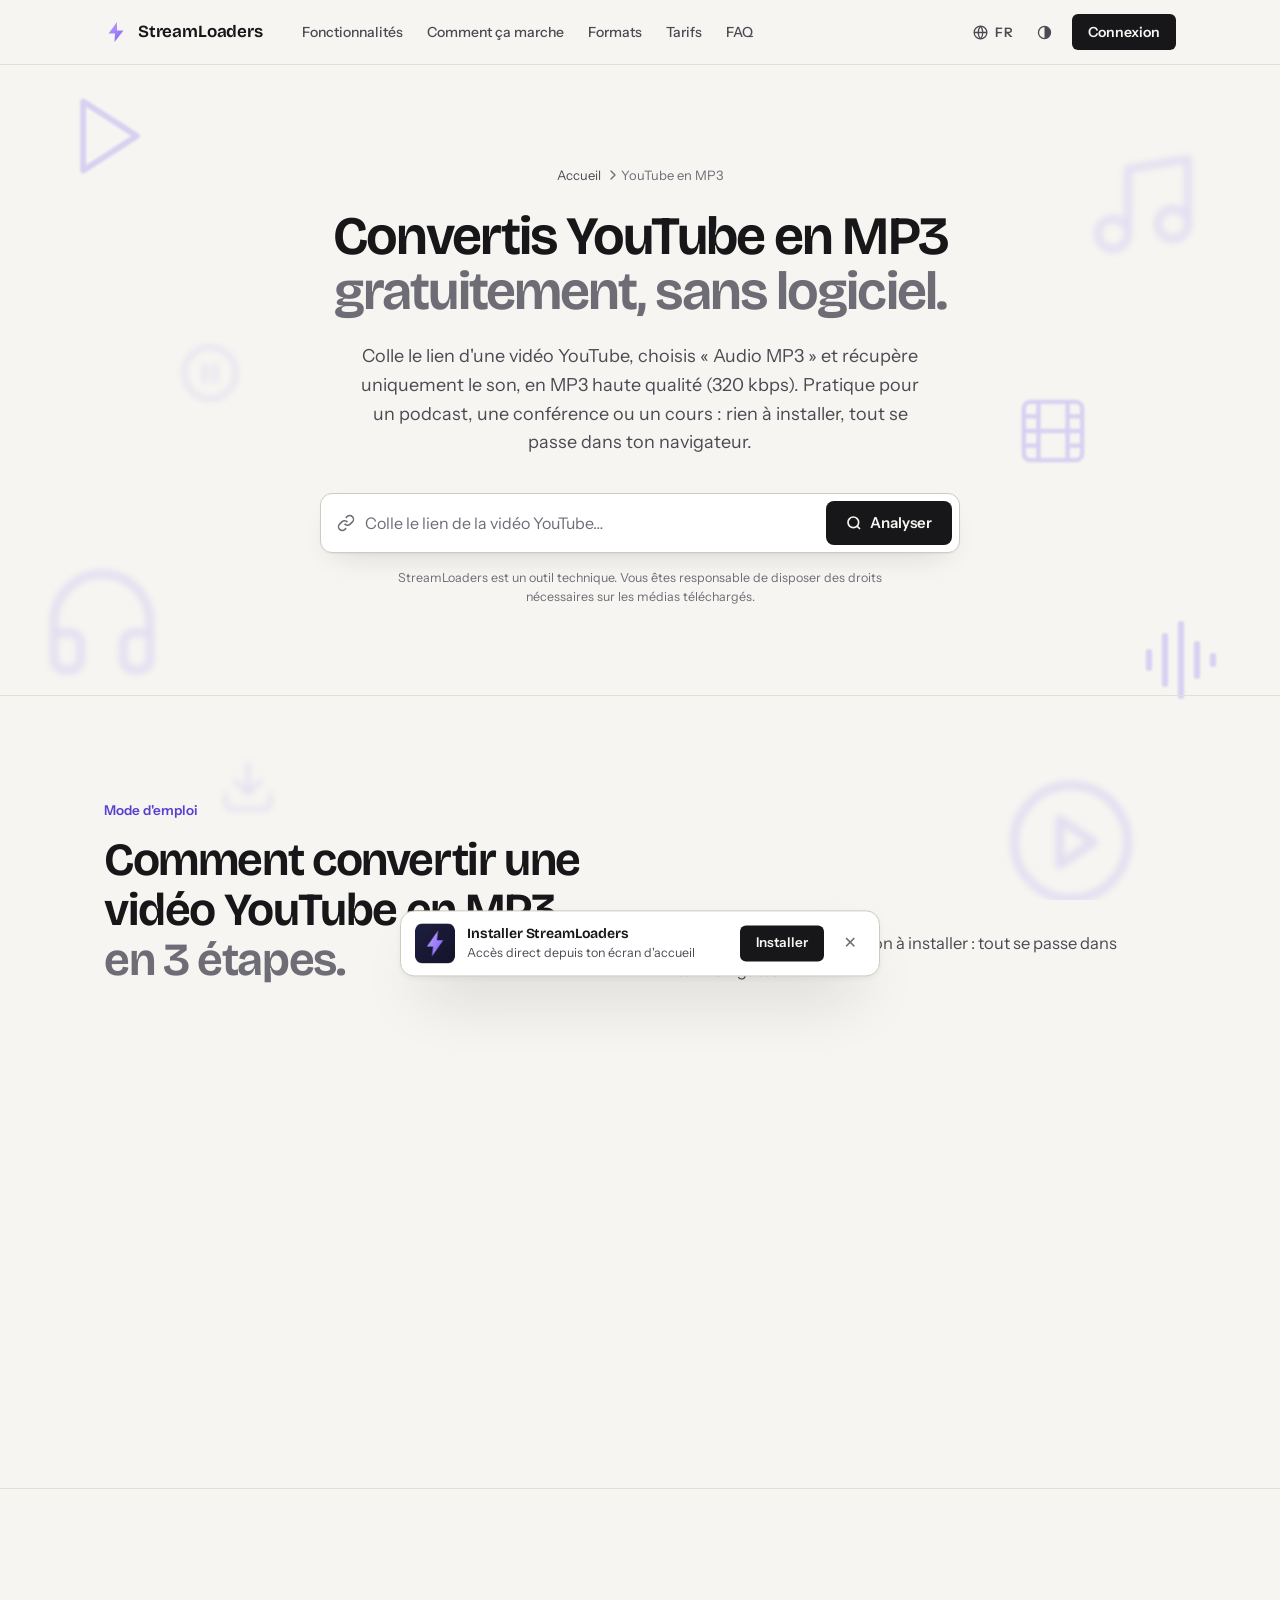
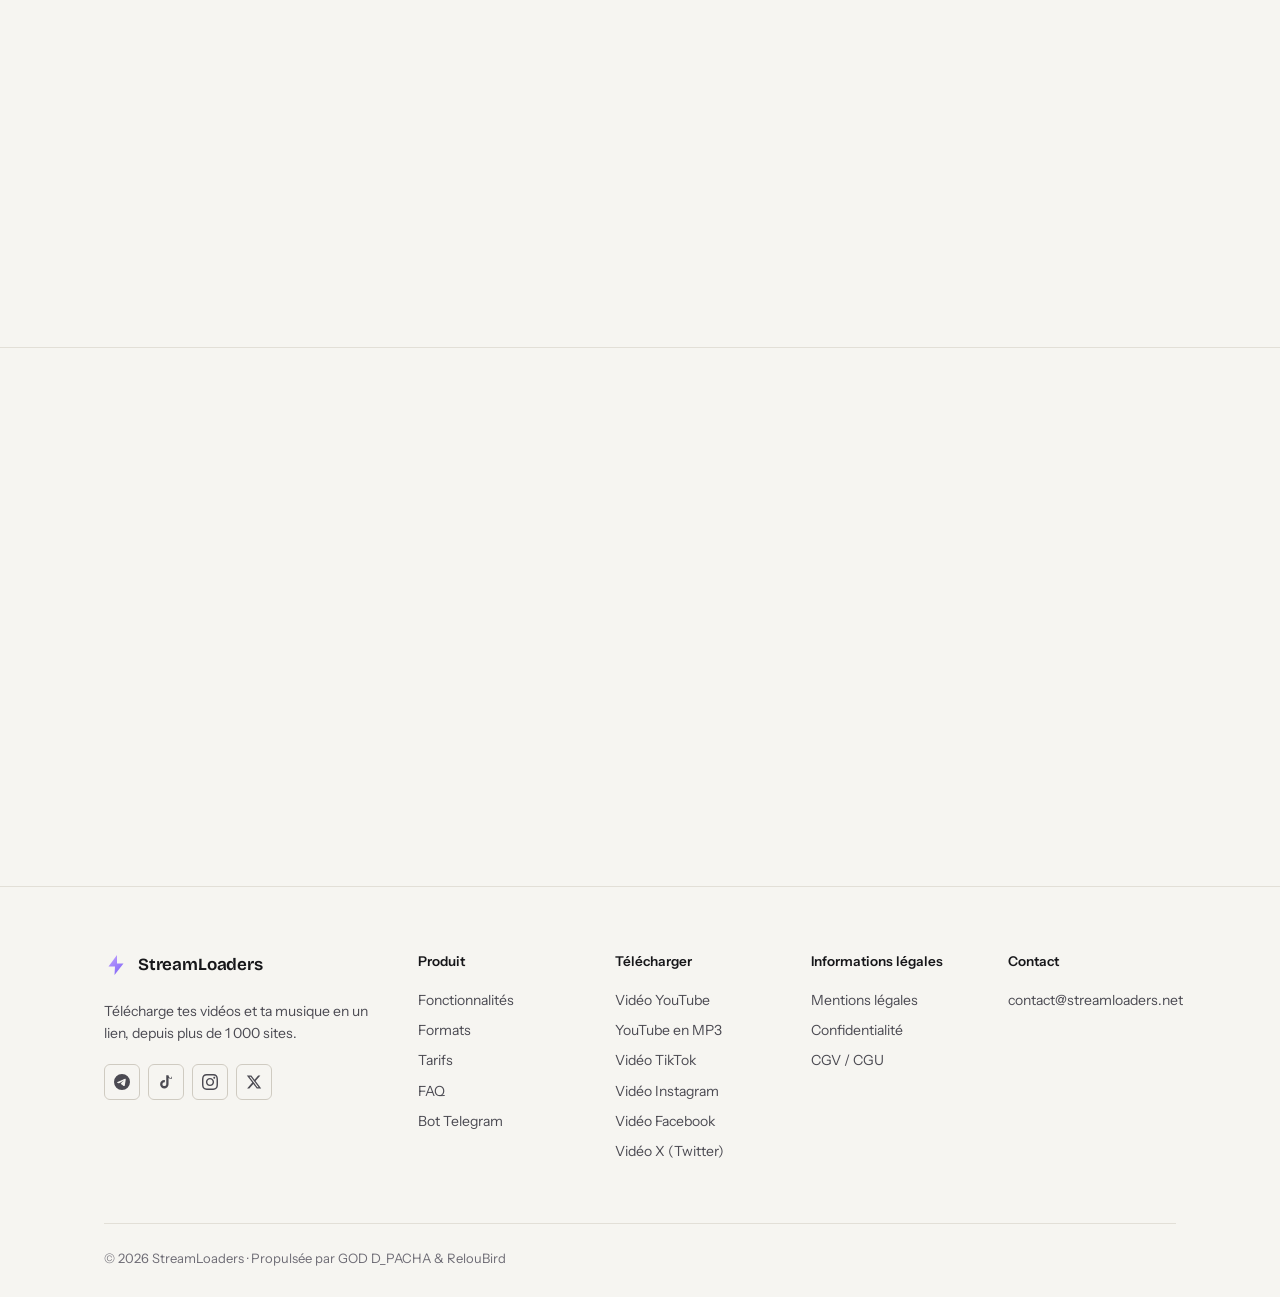
<file: telecharger/youtube-mp3/index.html>
<!DOCTYPE html>
<html lang="fr">
<!-- build/platform.template.html -->

<head>
    <meta charset="UTF-8">
    <meta name="viewport" content="width=device-width, initial-scale=1.0">
    <!-- Page générée par _build/build-pages.js : ne pas modifier à la main -->

    <title data-i18n="p.youtube-mp3.title">Convertir YouTube en MP3 gratuit – StreamLoaders</title>
    <meta name="description" content="Convertis une vidéo YouTube en MP3 320 kbps : colle le lien, choisis Audio MP3 et télécharge. Gratuit, sans logiciel, directement dans ton navigateur.">
    <meta name="author" content="StreamLoaders">
    <meta name="robots" content="index, follow, max-snippet:-1, max-image-preview:large, max-video-preview:-1">
    <link rel="canonical" href="https://streamloaders.net/telecharger/youtube-mp3/">

    <meta property="og:type" content="website">
    <meta property="og:url" content="https://streamloaders.net/telecharger/youtube-mp3/">
    <meta property="og:site_name" content="StreamLoaders">
    <meta property="og:title" content="Convertir YouTube en MP3 gratuit – StreamLoaders">
    <meta property="og:description" content="Convertis une vidéo YouTube en MP3 320 kbps : colle le lien, choisis Audio MP3 et télécharge. Gratuit, sans logiciel, directement dans ton navigateur.">
    <meta property="og:image" content="https://streamloaders.net/og-image.png">
    <meta property="og:image:type" content="image/png">
    <meta property="og:image:width" content="1200">
    <meta property="og:image:height" content="630">
    <meta property="og:locale" content="fr_FR">

    <meta name="twitter:card" content="summary_large_image">
    <meta name="twitter:title" content="Convertir YouTube en MP3 gratuit – StreamLoaders">
    <meta name="twitter:description" content="Convertis une vidéo YouTube en MP3 320 kbps : colle le lien, choisis Audio MP3 et télécharge. Gratuit, sans logiciel, directement dans ton navigateur.">
    <meta name="twitter:image" content="https://streamloaders.net/og-image.png">

    <script type="application/ld+json">
{
  "@context": "https://schema.org",
  "@graph": [
    {
      "@type": "WebPage",
      "@id": "https://streamloaders.net/telecharger/youtube-mp3/#webpage",
      "url": "https://streamloaders.net/telecharger/youtube-mp3/",
      "name": "Convertir YouTube en MP3 gratuit – StreamLoaders",
      "description": "Convertis une vidéo YouTube en MP3 320 kbps : colle le lien, choisis Audio MP3 et télécharge. Gratuit, sans logiciel, directement dans ton navigateur.",
      "inLanguage": "fr",
      "isPartOf": {
        "@id": "https://streamloaders.net/#website"
      },
      "breadcrumb": {
        "@id": "https://streamloaders.net/telecharger/youtube-mp3/#breadcrumb"
      }
    },
    {
      "@type": "BreadcrumbList",
      "@id": "https://streamloaders.net/telecharger/youtube-mp3/#breadcrumb",
      "itemListElement": [
        {
          "@type": "ListItem",
          "position": 1,
          "name": "Accueil",
          "item": "https://streamloaders.net/"
        },
        {
          "@type": "ListItem",
          "position": 2,
          "name": "YouTube en MP3",
          "item": "https://streamloaders.net/telecharger/youtube-mp3/"
        }
      ]
    },
    {
      "@type": "FAQPage",
      "mainEntity": [
        {
          "@type": "Question",
          "name": "Comment convertir une vidéo YouTube en MP3 sur téléphone ?",
          "acceptedAnswer": {
            "@type": "Answer",
            "text": "Copie le lien depuis l'application YouTube (Partager, puis Copier le lien), ouvre StreamLoaders dans ton navigateur, colle le lien, clique sur Analyser, choisis « Audio MP3 » et télécharge. Aucune application à installer."
          }
        },
        {
          "@type": "Question",
          "name": "Quelle est la qualité du MP3 obtenu ?",
          "acceptedAnswer": {
            "@type": "Answer",
            "text": "Le fichier est encodé en 320 kbps, le débit maximal du format MP3. Sa qualité réelle dépend toutefois du son de la vidéo d'origine."
          }
        },
        {
          "@type": "Question",
          "name": "La conversion de YouTube en MP3 est-elle gratuite ?",
          "acceptedAnswer": {
            "@type": "Answer",
            "text": "Oui. Le plan gratuit permet jusqu'à 30 téléchargements par jour, avec des publicités. L'abonnement Premium retire les limites et les publicités."
          }
        },
        {
          "@type": "Question",
          "name": "Puis-je convertir n'importe quelle musique en MP3 ?",
          "acceptedAnswer": {
            "@type": "Answer",
            "text": "Pas sans précaution. La plupart des chansons sont protégées par le droit d'auteur, et leur copie nécessite l'accord des ayants droit. Privilégie les podcasts, les conférences, les contenus libres de droits et tes propres créations."
          }
        },
        {
          "@type": "Question",
          "name": "Pourquoi ma conversion ne démarre-t-elle pas ?",
          "acceptedAnswer": {
            "@type": "Answer",
            "text": "Vérifie que le lien est complet et que la vidéo est publique. Aux heures de forte affluence, la conversion peut patienter quelques instants en file d'attente : elle démarre toute seule, garde simplement la page ouverte."
          }
        }
      ]
    }
  ]
}
    </script>

    <!-- ===== PERFORMANCE ===== -->
    <link rel="preload" href="/fonts/bricolage_grotesque_latin.woff2" as="font" type="font/woff2" crossorigin>
    <link rel="preload" href="/fonts/instrument_sans_latin.woff2" as="font" type="font/woff2" crossorigin>
    <link rel="stylesheet" href="/style.css">

    <!-- DNS prefetch -->
    <link rel="dns-prefetch" href="//flagcdn.com">
    <link rel="dns-prefetch" href="//ipapi.co">

    <!-- PWA -->
    <link rel="manifest" href="/manifest.json">
    <meta name="theme-color" content="#13132A" media="(prefers-color-scheme: dark)">
    <meta name="theme-color" content="#FAFAFA" media="(prefers-color-scheme: light)">

    <!-- iOS : support PWA partiel, mais ces balises améliorent l'expérience -->
    <meta name="mobile-web-app-capable" content="yes">
    <meta name="apple-mobile-web-app-status-bar-style" content="black-translucent">
    <meta name="apple-mobile-web-app-title" content="StreamLoaders">
    <link rel="apple-touch-icon" href="/icons/apple-touch-icon.png">

    <!-- Favicon -->
    <link rel="icon" href="/favicon.ico" sizes="48x48">
    <link rel="icon" type="image/svg+xml" href="/favicon.svg">
    <link rel="icon" type="image/png" href="/icons/icon-192.png" sizes="192x192">
</head>

<body>

    <!-- ═══ DÉCOR D'ARRIÈRE-PLAN : motifs vidéo/audio flottants ═══ -->
    <div class="bg-motifs" aria-hidden="true">
        <div class="bg-motifs-layer" id="prlxLayer">
            <svg class="motif" style="top:5%;left:5%;--s:92px;--d:9s;--r:-6deg" viewBox="0 0 24 24">
                <polygon points="5 3 19 12 5 21 5 3" />
            </svg>
            <svg class="motif far" style="top:8%;right:6%;--s:120px;--d:13s;--delay:-4s;--r:8deg" viewBox="0 0 24 24">
                <path d="M9 18V5l12-2v13" />
                <circle cx="6" cy="18" r="3" />
                <circle cx="18" cy="16" r="3" />
            </svg>
            <svg class="motif far m-hide" style="top:19%;left:14%;--s:62px;--d:11s;--delay:-6s" viewBox="0 0 24 24">
                <circle cx="12" cy="12" r="10" />
                <line x1="10" y1="15" x2="10" y2="9" />
                <line x1="14" y1="15" x2="14" y2="9" />
            </svg>
            <svg class="motif m-hide" style="top:22%;right:15%;--s:70px;--d:10s;--delay:-2s;--r:-10deg"
                viewBox="0 0 24 24">
                <rect x="2" y="2" width="20" height="20" rx="2.18" />
                <line x1="7" y1="2" x2="7" y2="22" />
                <line x1="17" y1="2" x2="17" y2="22" />
                <line x1="2" y1="12" x2="22" y2="12" />
                <line x1="2" y1="7" x2="7" y2="7" />
                <line x1="2" y1="17" x2="7" y2="17" />
                <line x1="17" y1="17" x2="22" y2="17" />
                <line x1="17" y1="7" x2="22" y2="7" />
            </svg>
            <svg class="motif far" style="top:31%;left:3%;--s:128px;--d:15s;--delay:-8s;--r:6deg" viewBox="0 0 24 24">
                <path d="M3 18v-6a9 9 0 0 1 18 0v6" />
                <path
                    d="M21 19a2 2 0 0 1-2 2h-1a2 2 0 0 1-2-2v-3a2 2 0 0 1 2-2h3zM3 19a2 2 0 0 0 2 2h1a2 2 0 0 0 2-2v-3a2 2 0 0 0-2-2H3z" />
            </svg>
            <svg class="motif" style="top:34%;right:4%;--s:96px;--d:8s;--delay:-3s" viewBox="0 0 24 24">
                <line x1="4" y1="10" x2="4" y2="14" />
                <line x1="8" y1="6" x2="8" y2="18" />
                <line x1="12" y1="3" x2="12" y2="21" />
                <line x1="16" y1="8" x2="16" y2="16" />
                <line x1="20" y1="11" x2="20" y2="13" />
            </svg>
            <svg class="motif far m-hide" style="top:42%;left:17%;--s:60px;--d:12s;--delay:-5s;--r:-4deg"
                viewBox="0 0 24 24">
                <path d="M21 15v4a2 2 0 0 1-2 2H5a2 2 0 0 1-2-2v-4" />
                <polyline points="7 10 12 15 17 10" />
                <line x1="12" y1="15" x2="12" y2="3" />
            </svg>
            <svg class="motif far" style="top:43%;right:11%;--s:136px;--d:14s;--delay:-1s;--r:4deg" viewBox="0 0 24 24">
                <circle cx="12" cy="12" r="10" />
                <polygon points="10 8 16 12 10 16 10 8" />
            </svg>
            <svg class="motif far m-hide" style="top:50%;left:39%;--s:52px;--d:10s;--delay:-7s" viewBox="0 0 24 24">
                <circle cx="8" cy="18" r="3" />
                <path d="M11 18V4l8 3" />
            </svg>
            <svg class="motif" style="top:54%;left:6%;--s:100px;--d:11s;--delay:-2s;--r:8deg" viewBox="0 0 24 24">
                <polygon points="23 7 16 12 23 17 23 7" />
                <rect x="1" y="5" width="15" height="14" rx="2" />
            </svg>
            <svg class="motif far" style="top:57%;right:6%;--s:88px;--d:13s;--delay:-9s;--r:-6deg" viewBox="0 0 24 24">
                <polygon points="11 5 6 9 2 9 2 15 6 15 11 19 11 5" />
                <path d="M15.54 8.46a5 5 0 0 1 0 7.07M19.07 4.93a10 10 0 0 1 0 14.14" />
            </svg>
            <svg class="motif far m-hide" style="top:62%;right:29%;--s:46px;--d:9s;--delay:-4s" viewBox="0 0 24 24">
                <polygon points="5 3 19 12 5 21 5 3" />
            </svg>
            <svg class="motif far" style="top:65%;left:14%;--s:74px;--d:15s;--delay:-6s" viewBox="0 0 24 24">
                <circle cx="12" cy="12" r="10" />
                <circle cx="12" cy="12" r="3" />
            </svg>
            <svg class="motif far m-hide" style="top:68%;right:16%;--s:60px;--d:10s;--delay:-1s;--r:6deg"
                viewBox="0 0 24 24">
                <polygon points="5 4 15 12 5 20 5 4" />
                <line x1="19" y1="5" x2="19" y2="19" />
            </svg>
            <svg class="motif" style="top:75%;left:4%;--s:90px;--d:12s;--delay:-5s;--r:-8deg" viewBox="0 0 24 24">
                <path d="M12 1a3 3 0 0 0-3 3v8a3 3 0 0 0 6 0V4a3 3 0 0 0-3-3z" />
                <path d="M19 10v2a7 7 0 0 1-14 0v-2" />
                <line x1="12" y1="19" x2="12" y2="23" />
            </svg>
            <svg class="motif far" style="top:78%;right:5%;--s:116px;--d:14s;--delay:-3s;--r:5deg" viewBox="0 0 24 24">
                <rect x="2" y="7" width="20" height="15" rx="2" />
                <polyline points="17 2 12 7 7 2" />
            </svg>
            <svg class="motif far m-hide" style="top:85%;left:13%;--s:56px;--d:9s;--delay:-7s" viewBox="0 0 24 24">
                <rect x="6" y="4" width="4" height="16" rx="1" />
                <rect x="14" y="4" width="4" height="16" rx="1" />
            </svg>
            <svg class="motif" style="top:88%;right:7%;--s:84px;--d:11s;--delay:-2s;--r:-5deg" viewBox="0 0 24 24">
                <path d="M9 18V5l12-2v13" />
                <circle cx="6" cy="18" r="3" />
                <circle cx="18" cy="16" r="3" />
            </svg>
        </div>
    </div>

    <!-- ═══ NAVIGATION ═══ -->
    <nav>
        <div class="nav-inner">
            <a class="nav-logo" href="/" aria-label="StreamLoaders">
                <svg class="brand-mark" viewBox="0 0 24 24" fill="none" aria-hidden="true">
                    <path d="M13 2L4.5 13.5H11L10.5 22L19.5 10.5H13L13 2Z" fill="url(#slBoltNav)" />
                    <defs>
                        <linearGradient id="slBoltNav" x1="4.5" y1="2" x2="19.5" y2="22" gradientUnits="userSpaceOnUse">
                            <stop stop-color="#C4A5FF" />
                            <stop offset="1" stop-color="#7B5FF5" />
                        </linearGradient>
                    </defs>
                </svg>
                <span class="nav-wordmark" data-i18n="brand">StreamLoaders</span>
            </a>
            <div class="nav-links">
                <a href="/#features" data-i18n="nav.features">Fonctionnalités</a>
                <a href="/#how" data-i18n="nav.how">Comment ça marche</a>
                <a href="/#formats" data-i18n="nav.formats">Formats</a>
                <a href="/#pricing" data-i18n="nav.pricing">Tarifs</a>
                <a href="/#faq" data-i18n="nav.faq">FAQ</a>
            </div>
            <div class="nav-actions">
                <button class="nav-icon-btn" id="langBtn" title="Langue" aria-label="Changer de langue">
                    <svg class="lang-ico" viewBox="0 0 24 24" fill="none" stroke="currentColor" stroke-width="1.8"
                        aria-hidden="true">
                        <circle cx="12" cy="12" r="9" />
                        <path d="M3 12h18M12 3a14 14 0 0 1 0 18M12 3a14 14 0 0 0 0 18" />
                    </svg>
                    <span id="langLabel">FR</span>
                </button>
                <button class="nav-icon-btn" id="themeBtn" title="Thème clair / sombre" aria-label="Changer de thème">
                    <svg viewBox="0 0 24 24" fill="none" stroke="currentColor" stroke-width="1.8" aria-hidden="true">
                        <circle cx="12" cy="12" r="8.5" />
                        <path d="M12 3.5v17a8.5 8.5 0 0 0 0-17z" fill="currentColor" stroke="none" />
                    </svg>
                </button>
                <button class="nav-cta" id="navCta" data-i18n="nav.cta">Connexion</button>
                <div class="nav-user-chip" id="navUserChip" style="display:none">
                    <div class="nav-avatar" id="navAvatar">?</div>
                    <span id="navEmail"></span>
                    <span class="plan-badge" id="navPlan" style="display:none">Premium</span>
                </div>
            </div>
        </div>
    </nav>

    <main>
        <section class="hero">
            <div class="hero-inner">
                <div class="breadcrumb" role="navigation" aria-label="Fil d'Ariane">
                    <a href="/" data-i18n="pg.home">Accueil</a>
                    <span aria-hidden="true">
                        <svg xmlns="http://www.w3.org/2000/svg" width="16" height="16" viewBox="0 0 24 24" fill="none"
                            stroke="currentColor" stroke-width="2" stroke-linecap="round" stroke-linejoin="round"
                            class="lucide lucide-chevron-right preview-icon">
                            <path d="m9 18 6-6-6-6" />
                        </svg>
                    </span>
                    <span aria-current="page" data-i18n="p.youtube-mp3.label">YouTube en MP3</span>
                </div>

                <h1 class="hero-title">
                    <span class="hl-1" data-i18n="p.youtube-mp3.h1">Convertis YouTube en MP3</span>
                    <span class="hl-2" data-i18n="p.youtube-mp3.h1Accent">gratuitement, sans logiciel.</span>
                </h1>
                <p class="hero-sub" data-i18n="p.youtube-mp3.intro">Colle le lien d'une vidéo YouTube, choisis « Audio MP3 » et récupère uniquement le son, en MP3 haute qualité (320 kbps). Pratique pour un podcast, une conférence ou un cours : rien à installer, tout se passe dans ton navigateur.</p>

                <div class="url-widget">
                <svg class="url-ico" viewBox="0 0 24 24" fill="none" stroke="currentColor" stroke-width="2"
                    aria-hidden="true">
                    <path d="M10 13a5 5 0 0 0 7.54.54l3-3a5 5 0 0 0-7.07-7.07l-1.72 1.71" />
                    <path d="M14 11a5 5 0 0 0-7.54-.54l-3 3a5 5 0 0 0 7.07 7.07l1.71-1.71" />
                </svg>
                <input type="url" id="urlInput" data-i18n-placeholder="p.youtube-mp3.placeholder"
                    placeholder="Colle le lien de la vidéo YouTube…" autocomplete="off" spellcheck="false">
                <button class="btn-analyze" id="analyzeBtn">
                    <svg viewBox="0 0 24 24" fill="none" stroke="currentColor" stroke-width="2.5">
                        <circle cx="11" cy="11" r="8" />
                        <path d="m21 21-4.35-4.35" />
                    </svg>
                    <span data-i18n="hero.analyze">Analyser</span>
                </button>
            </div>

            <div id="status-area"></div>

            <!-- Fiche vidéo -->
            <div class="video-card" id="videoCard">
                <div class="vc-head">
                    <div class="video-thumb-wrap" id="thumbWrap">
                        <div class="video-thumb-placeholder" id="thumbPlaceholder">
                            <svg viewBox="0 0 24 24" fill="none" stroke="currentColor" stroke-width="1.5">
                                <rect x="2" y="2" width="20" height="20" rx="3" />
                                <polygon points="10 8 16 12 10 16 10 8" />
                            </svg>
                        </div>
                        <img id="thumbImg" class="video-thumb-img" style="display:none" alt="Miniature">
                        <div class="thumb-duration" id="thumbDuration" style="display:none"></div>
                    </div>
                    <div class="vc-head-info">
                        <div class="vc-title" id="vcTitle"></div>
                        <div class="meta-row" id="vcMeta"></div>
                    </div>
                </div>
                <div class="video-card-body">
                    <div class="fmt-label" data-i18n="card.format">Format</div>
                    <div class="fmt-presets" id="vcFmts"></div>

                    <div id="subtitleOpts" class="subtitle-opts">
                        <label class="subtitle-toggle" for="subtitleToggle">
                            <input type="checkbox" id="subtitleToggle">
                            <span class="subtitle-switch"></span>
                            <span class="subtitle-toggle-label" data-i18n="card.withSubs">Télécharger avec
                                sous-titres</span>
                        </label>
                        <div id="subtitleLangWrap" class="subtitle-lang-wrap" style="display:none">
                            <span class="subtitle-lang-label" data-i18n="card.subsLang">Langue des sous-titres</span>
                            <select id="subtitleLang" class="subtitle-lang-select">
                                <option value="fr">Français</option>
                                <option value="en">English</option>
                                <option value="es">Español</option>
                                <option value="pt">Português</option>
                                <option value="ar">العربية</option>
                            </select>
                            <p class="subtitle-hint" data-i18n="card.subsHint">Les sous-titres seront intégrés à la
                                vidéo dans la langue choisie, quelle que soit la langue d'origine.</p>
                        </div>
                    </div>

                    <div id="trimOpts" class="trim-opts">
                        <div class="trim-toggle-row">
                            <label class="trim-toggle" id="trimToggleWrap">
                                <input type="checkbox" id="trimToggle">
                                <span class="trim-switch"></span>
                                <span class="trim-toggle-label" data-i18n="card.trimToggle">Extraire une scène
                                    précise</span>
                            </label>
                            <span class="trim-trials-badge" id="trimTrialsBadge" style="display:none"></span>
                        </div>
                        <div id="trimFieldsWrap" class="trim-fields-wrap">
                            <div class="trim-field">
                                <label for="trimStart" data-i18n="card.trimStart">Début (ex: 00:10)</label>
                                <input type="text" id="trimStart" placeholder="00:10" inputmode="numeric">
                            </div>
                            <div class="trim-field">
                                <label for="trimEnd" data-i18n="card.trimEnd">Fin (ex: 00:25)</label>
                                <input type="text" id="trimEnd" placeholder="00:25" inputmode="numeric">
                            </div>
                        </div>
                    </div>

                    <div class="action-row">
                        <button class="btn-dl" id="dlBtn">
                            <svg viewBox="0 0 24 24" fill="none" stroke="currentColor" stroke-width="2.5">
                                <path d="M21 15v4a2 2 0 0 1-2 2H5a2 2 0 0 1-2-2v-4" />
                                <polyline points="7 10 12 15 17 10" />
                                <line x1="12" y1="15" x2="12" y2="3" />
                            </svg>
                            <span data-i18n="card.download">Télécharger</span>
                        </button>
                        <button class="btn-watch" id="simBtn" style="display:none;border-style:dashed"
                            title="Simuler la progression du téléchargement">
                            <svg viewBox="0 0 24 24" fill="none" stroke="currentColor" stroke-width="2">
                                <path d="M14.5 2.5a2.5 2.5 0 0 1 3 3L5 18l-3 3 3-3 12.5-12.5z" />
                            </svg>
                        </button>
                        <button class="btn-watch" id="watchBtn">
                            <svg viewBox="0 0 24 24" fill="none" stroke="currentColor" stroke-width="2">
                                <polygon points="5 3 19 12 5 21 5 3" />
                            </svg>
                            <span data-i18n="card.watch">Regarder</span>
                        </button>
                    </div>

                    <div class="progress-wrap" id="progressWrap">
                        <div class="progress-header">
                            <span id="progressLbl">Téléchargement en cours…</span>
                            <span id="progressPct" class="progress-pct"></span>
                        </div>
                        <div class="progress-track">
                            <div class="progress-fill" id="progressFill"></div>
                        </div>
                        <div class="progress-details">
                            <div><span id="progressTotal"></span><span id="progressSpeed"></span></div>
                            <span id="progressEta"></span>
                        </div>
                    </div>
                </div>
            </div>

                <p class="url-disclaimer" data-i18n="hero.disclaimer">StreamLoaders est un outil technique. Vous êtes
                    responsable de disposer des droits nécessaires sur les médias téléchargés.</p>

                <div id="container-8d98744dc408b0db5e089b7bcc209169"></div>
            </div>
        </section>

        <section class="section" id="how">
            <div class="section-inner">
                <div class="sec-head reveal">
                    <div>
                        <div class="sec-label" data-i18n="pg.how">Mode d'emploi</div>
                        <h2 class="sec-title"><span class="hl-1" data-i18n="p.youtube-mp3.stepsTitle">Comment convertir une vidéo YouTube en MP3</span><span
                                class="hl-2" data-i18n="p.youtube-mp3.stepsAccent">en 3 étapes.</span></h2>
                    </div>
                    <p class="sec-sub" data-i18n="p.youtube-mp3.stepsSub">Aucun compte ni application à installer : tout se passe dans ton navigateur.</p>
                </div>
                <div class="steps reveal">
                    <div class="step"><span class="step-num">01</span>
                    <h3 class="step-title" data-i18n="p.youtube-mp3.steps.0.title">Copie le lien de la vidéo</h3>
                    <div class="step-desc" data-i18n="p.youtube-mp3.steps.0.text">Ouvre la vidéo YouTube, touche Partager puis « Copier le lien » dans l'application, ou copie l'adresse de la page depuis la barre de ton navigateur.</div>
                </div>
                <div class="step"><span class="step-num">02</span>
                    <h3 class="step-title" data-i18n="p.youtube-mp3.steps.1.title">Colle-le et analyse</h3>
                    <div class="step-desc" data-i18n="p.youtube-mp3.steps.1.text">Colle le lien en haut de cette page et clique sur Analyser. La miniature et la durée de la vidéo s'affichent pour que tu vérifies que c'est la bonne.</div>
                </div>
                <div class="step"><span class="step-num">03</span>
                    <h3 class="step-title" data-i18n="p.youtube-mp3.steps.2.title">Choisis Audio MP3</h3>
                    <div class="step-desc" data-i18n="p.youtube-mp3.steps.2.text">Dans la liste des formats, sélectionne « Audio MP3 », puis clique sur Télécharger. Le fichier audio est enregistré sur ton appareil.</div>
                </div>
                </div>
            </div>
            <div id="adsterra-display-728x90" style="text-align: center; margin: 20px auto;"></div>
        </section>

        <section class="section">
        <div class="section-inner">
            <h2 class="sec-title prose-title reveal" data-i18n="p.youtube-mp3.sections.0.title">Un MP3 de qualité, sans logiciel de conversion</h2>
            <div class="prose reveal" data-i18n-html="p.youtube-mp3.sections.0.html">
                <p>StreamLoaders extrait la piste audio de la vidéo YouTube et te la livre en MP3 à 320 kbps, le débit le plus élevé de ce format. La conversion se fait sur nos serveurs : tu n'as aucun logiciel ni extension à installer, et ça marche aussi bien sur téléphone que sur ordinateur.</p><p>Garde en tête que la qualité finale dépend de l'enregistrement d'origine : un MP3 à 320 kbps ne peut pas rendre meilleur le son d'une vidéo mal enregistrée.</p><p>Le fichier ne contient que le son, sans image : il est donc bien plus léger que la vidéo complète. C'est idéal pour écouter hors ligne sans occuper beaucoup de stockage.</p>
            </div>
        </div>
    </section>

    <section class="section">
        <div class="section-inner">
            <h2 class="sec-title prose-title reveal" data-i18n="p.youtube-mp3.sections.1.title">Pour quels contenus utiliser la conversion MP3 ?</h2>
            <div class="prose reveal" data-i18n-html="p.youtube-mp3.sections.1.html">
                <p>L'extraction audio est surtout utile pour :</p><ul><li>un <strong>podcast</strong> ou une émission diffusée sur YouTube, à écouter en déplacement ;</li><li>une <strong>conférence</strong>, un cours ou un webinaire que tu veux suivre sans regarder l'écran ;</li><li>un <strong>discours</strong> ou un enregistrement que tu as toi-même publié ;</li><li>une musique <strong>libre de droits</strong> ou publiée sous une licence qui autorise la copie.</li></ul><p>La plupart des chansons du commerce sont protégées par le droit d'auteur. Pour ces contenus, il faut l'accord des ayants droit : tu restes responsable de l'usage que tu fais des fichiers téléchargés.</p>
            </div>
        </div>
    </section>

    <section class="section">
        <div class="section-inner">
            <h2 class="sec-title prose-title reveal" data-i18n="p.youtube-mp3.sections.2.title">Où retrouver ton fichier MP3 ?</h2>
            <div class="prose reveal" data-i18n-html="p.youtube-mp3.sections.2.html">
                <p>Une fois le téléchargement terminé, le MP3 se trouve en général dans les téléchargements de ton navigateur : dossier Téléchargements sur Android et sur ordinateur, application Fichiers sur iPhone et iPad. Tu peux ensuite l'ouvrir avec ton lecteur de musique habituel ou le copier sur une clé USB ou un autre appareil.</p>
            </div>
        </div>
    </section>

        <section class="section" id="faq">
            <div class="section-inner">
                <div class="faq-layout">
                    <div class="reveal">
                        <div class="sec-label" data-i18n="faq.label">Questions fréquentes</div>
                        <h2 class="sec-title"><span class="hl-1" data-i18n="pg.faqAbout">Questions sur</span><span
                                class="hl-2">YouTube MP3.</span>
                        </h2>
                    </div>
                    <div class="faq-list reveal">
                        <details class="faq-item">
                        <summary data-i18n="p.youtube-mp3.faq.0.q">Comment convertir une vidéo YouTube en MP3 sur téléphone ?</summary>
                        <p data-i18n="p.youtube-mp3.faq.0.a">Copie le lien depuis l'application YouTube (Partager, puis Copier le lien), ouvre StreamLoaders dans ton navigateur, colle le lien, clique sur Analyser, choisis « Audio MP3 » et télécharge. Aucune application à installer.</p>
                    </details>
                    <details class="faq-item">
                        <summary data-i18n="p.youtube-mp3.faq.1.q">Quelle est la qualité du MP3 obtenu ?</summary>
                        <p data-i18n="p.youtube-mp3.faq.1.a">Le fichier est encodé en 320 kbps, le débit maximal du format MP3. Sa qualité réelle dépend toutefois du son de la vidéo d'origine.</p>
                    </details>
                    <details class="faq-item">
                        <summary data-i18n="p.youtube-mp3.faq.2.q">La conversion de YouTube en MP3 est-elle gratuite ?</summary>
                        <p data-i18n="p.youtube-mp3.faq.2.a">Oui. Le plan gratuit permet jusqu'à 30 téléchargements par jour, avec des publicités. L'abonnement Premium retire les limites et les publicités.</p>
                    </details>
                    <details class="faq-item">
                        <summary data-i18n="p.youtube-mp3.faq.3.q">Puis-je convertir n'importe quelle musique en MP3 ?</summary>
                        <p data-i18n="p.youtube-mp3.faq.3.a">Pas sans précaution. La plupart des chansons sont protégées par le droit d'auteur, et leur copie nécessite l'accord des ayants droit. Privilégie les podcasts, les conférences, les contenus libres de droits et tes propres créations.</p>
                    </details>
                    <details class="faq-item">
                        <summary data-i18n="p.youtube-mp3.faq.4.q">Pourquoi ma conversion ne démarre-t-elle pas ?</summary>
                        <p data-i18n="p.youtube-mp3.faq.4.a">Vérifie que le lien est complet et que la vidéo est publique. Aux heures de forte affluence, la conversion peut patienter quelques instants en file d'attente : elle démarre toute seule, garde simplement la page ouverte.</p>
                    </details>
                    </div>
                </div>
            </div>
        </section>

        <section class="section" id="autres-sites">
        <div class="section-inner">
            <div class="sec-head reveal">
                <div>
                    <div class="sec-label" data-i18n="pg.otherLabel">Autres sites</div>
                    <h2 class="sec-title"><span class="hl-1" data-i18n="pg.otherT1">Télécharger depuis</span><span class="hl-2" data-i18n="pg.otherT2">d'autres sites.</span></h2>
                </div>
            </div>
            <div class="feat-grid reveal">
                <div class="feat-card">
                    <h3 class="feat-title"><a href="/telecharger/youtube/" data-i18n="p.youtube.label">Vidéo YouTube</a></h3>
                    <p class="feat-desc" data-i18n="p.youtube.card">Télécharge une vidéo ou un Short YouTube en MP4, de 480p à la 4K avec Premium.</p>
                </div>
                <div class="feat-card">
                    <h3 class="feat-title"><a href="/telecharger/tiktok/" data-i18n="p.tiktok.label">Vidéo TikTok</a></h3>
                    <p class="feat-desc" data-i18n="p.tiktok.card">Télécharge une vidéo TikTok en MP4 ou récupère uniquement son audio en MP3.</p>
                </div>
                <div class="feat-card">
                    <h3 class="feat-title"><a href="/telecharger/facebook/" data-i18n="p.facebook.label">Vidéo Facebook</a></h3>
                    <p class="feat-desc" data-i18n="p.facebook.card">Télécharge une vidéo Facebook publique, un Reel ou la rediffusion d'un direct.</p>
                </div>
            </div>
        </div>
    </section>
    </main>

    <!-- ═══ PIED DE PAGE ═══ -->
    <footer>
        <div class="footer-inner">
            <div class="footer-top">
                <div class="footer-brand">
                    <a class="nav-logo" href="/" aria-label="StreamLoaders">
                        <svg class="brand-mark" viewBox="0 0 24 24" fill="none" aria-hidden="true">
                            <path d="M13 2L4.5 13.5H11L10.5 22L19.5 10.5H13L13 2Z" fill="url(#slBoltFoot)" />
                            <defs>
                                <linearGradient id="slBoltFoot" x1="4.5" y1="2" x2="19.5" y2="22"
                                    gradientUnits="userSpaceOnUse">
                                    <stop stop-color="#C4A5FF" />
                                    <stop offset="1" stop-color="#7B5FF5" />
                                </linearGradient>
                            </defs>
                        </svg>
                        <span>StreamLoaders</span>
                    </a>
                    <p class="footer-tagline" data-i18n="foot.tagline">Télécharge tes vidéos et ta musique en un lien,
                        depuis plus de 1 000 sites.</p>
                    <div class="footer-social">
                        <a href="https://t.me/StreamLoade_bot" target="_blank" rel="noopener noreferrer"
                            class="social-icon-btn" aria-label="Telegram"><svg viewBox="0 0 24 24">
                                <path
                                    d="M11.944 0A12 12 0 0 0 0 12a12 12 0 0 0 12 12 12 12 0 0 0 12-12A12 12 0 0 0 12 0a12 12 0 0 0-.056 0zm4.962 7.224c.1-.002.321.023.465.14a.506.506 0 0 1 .171.325c.016.093.036.306.02.472-.18 1.898-.962 6.502-1.36 8.627-.168.9-.499 1.201-.82 1.23-.696.065-1.225-.46-1.9-.902-1.056-.693-1.653-1.124-2.678-1.8-1.185-.78-.417-1.21.258-1.91.177-.184 3.247-2.977 3.307-3.23.007-.032.014-.15-.056-.212s-.174-.041-.249-.024c-.106.024-1.793 1.14-5.061 3.345-.48.33-.913.49-1.302.48-.428-.008-1.252-.241-1.865-.44-.752-.245-1.349-.374-1.297-.789.027-.216.325-.437.893-.663 3.498-1.524 5.83-2.529 6.998-3.014 3.332-1.386 4.025-1.627 4.476-1.635z" />
                            </svg></a>
                        <a href="https://www.tiktok.com/@steamloader01" target="_blank" rel="noopener noreferrer"
                            class="social-icon-btn" aria-label="TikTok"><svg viewBox="0 0 24 24">
                                <path
                                    d="M19.59 6.69a4.83 4.83 0 0 1-3.77-4.25V2h-3.45v13.67a2.89 2.89 0 0 1-2.88 2.5 2.89 2.89 0 0 1-2.89-2.89 2.89 2.89 0 0 1 2.89-2.89c.28 0 .54.04.79.1V9.01a6.33 6.33 0 0 0-.79-.05 6.34 6.34 0 0 0-6.34 6.34 6.34 6.34 0 0 0 6.34 6.34 6.34 6.34 0 0 0 6.33-6.34l-.01-9.27a8.18 8.18 0 0 0 4.78 1.52v-3.45a4.85 4.85 0 0 1-1-.11z" />
                            </svg></a>
                        <a href="https://www.instagram.com/streamloader2026" target="_blank" rel="noopener noreferrer"
                            class="social-icon-btn" aria-label="Instagram"><svg viewBox="0 0 24 24">
                                <path
                                    d="M12 2.163c3.204 0 3.584.012 4.85.07 3.252.148 4.771 1.691 4.919 4.919.058 1.265.069 1.645.069 4.849 0 3.205-.012 3.584-.069 4.849-.149 3.225-1.664 4.771-4.919 4.919-1.266.058-1.644.07-4.85.07-3.204 0-3.584-.012-4.849-.07-3.26-.149-4.771-1.699-4.919-4.92-.058-1.265-.07-1.644-.07-4.849 0-3.204.013-3.583.07-4.849.149-3.227 1.664-4.771 4.919-4.919 1.266-.057 1.645-.069 4.849-.069zm0-2.163c-3.259 0-3.667.014-4.947.072-4.358.2-6.78 2.618-6.98 6.98-.059 1.281-.073 1.689-.073 4.948 0 3.259.014 3.668.072 4.948.2 4.358 2.618 6.78 6.98 6.98 1.281.058 1.689.072 4.948.072 3.259 0 3.668-.014 4.948-.072 4.354-.2 6.782-2.618 6.979-6.98.059-1.28.073-1.689.073-4.948 0-3.259-.014-3.667-.072-4.947-.196-4.354-2.617-6.78-6.979-6.98-1.281-.059-1.69-.073-4.949-.073zm0 5.838c-3.403 0-6.162 2.759-6.162 6.162s2.759 6.163 6.162 6.163 6.162-2.759 6.162-6.163c0-3.403-2.759-6.162-6.162-6.162zm0 10.162c-2.209 0-4-1.79-4-4 0-2.209 1.791-4 4-4s4 1.791 4 4c0 2.21-1.791 4-4 4zm6.406-11.845c-.796 0-1.441.645-1.441 1.44s.645 1.44 1.441 1.44c.795 0 1.439-.645 1.439-1.44s-.644-1.44-1.439-1.44z" />
                            </svg></a>
                        <a href="https://x.com/streamloader" target="_blank" rel="noopener noreferrer"
                            class="social-icon-btn" aria-label="X (Twitter)"><svg viewBox="0 0 24 24">
                                <path
                                    d="M18.244 2.25h3.308l-7.227 8.26 8.502 11.24H16.17l-5.214-6.817L4.99 21.75H1.68l7.73-8.835L1.254 2.25H8.08l4.713 6.231zm-1.161 17.52h1.833L7.084 4.126H5.117z" />
                            </svg></a>
                    </div>
                </div>
                <div class="footer-col">
                    <h3 data-i18n="foot.product">Produit</h3>
                    <a href="/#features" data-i18n="nav.features">Fonctionnalités</a>
                    <a href="/#formats" data-i18n="nav.formats">Formats</a>
                    <a href="/#pricing" data-i18n="nav.pricing">Tarifs</a>
                    <a href="/#faq" data-i18n="foot.faq">FAQ</a>
                    <a href="https://t.me/StreamLoade_bot" target="_blank" rel="noopener noreferrer"
                        data-i18n="foot.telegram">Bot Telegram</a>
                </div>
                <div class="footer-col">
                    <h3 data-i18n="foot.download">Télécharger</h3>
                    <a href="/telecharger/youtube/" data-i18n="p.youtube.label">Vidéo YouTube</a>
                    <a href="/telecharger/youtube-mp3/" data-i18n="p.youtube-mp3.label">YouTube en MP3</a>
                    <a href="/telecharger/tiktok/" data-i18n="p.tiktok.label">Vidéo TikTok</a>
                    <a href="/telecharger/instagram/" data-i18n="p.instagram.label">Vidéo Instagram</a>
                    <a href="/telecharger/facebook/" data-i18n="p.facebook.label">Vidéo Facebook</a>
                    <a href="/telecharger/twitter-x/" data-i18n="p.twitter-x.label">Vidéo X (Twitter)</a>
                </div>
                <div class="footer-col">
                    <h3 data-i18n="foot.legalTitle">Informations légales</h3>
                    <a href="/mentions-legales.html" data-i18n="foot.legal">Mentions légales</a>
                    <a href="/confidentialite.html" data-i18n="foot.privacy">Confidentialité</a>
                    <a href="/cgv-cgu.html" data-i18n="foot.terms">CGV / CGU</a>
                </div>
                <div class="footer-col">
                    <h3 data-i18n="foot.contact">Contact</h3>
                    <a href="mailto:contact@streamloaders.net">contact@streamloaders.net</a>
                </div>
            </div>
            <div class="footer-bottom">
                <span class="footer-copy" data-i18n="foot.copy">© 2026 StreamLoaders · Propulsée par GOD D_PACHA &
                    RelouBird</span>
            </div>
        </div>
    </footer>

    <!-- ═══ MODALE : AUTH / PREMIUM / PROFIL ═══ -->
    <div class="modal-backdrop" id="modalBackdrop">
        <div class="modal" id="modalBox" role="dialog" aria-modal="true">
            <button class="modal-close" id="modalCloseBtn" aria-label="Fermer"><svg viewBox="0 0 24 24" fill="none"
                    stroke="currentColor" stroke-width="2">
                    <line x1="18" y1="6" x2="6" y2="18" />
                    <line x1="6" y1="6" x2="18" y2="18" />
                </svg></button>

            <div id="panelAuth">
                <div class="modal-title" id="authTitle" data-i18n="auth.title">Bienvenue</div>
                <div class="modal-sub" id="authSub" data-i18n="auth.sub">Connecte-toi ou crée un compte.</div>
                <div class="auth-tabs">
                    <button class="auth-tab active" id="tabLogin" data-i18n="auth.login">Connexion</button>
                    <button class="auth-tab" id="tabRegister" data-i18n="auth.register">Créer un compte</button>
                </div>
                <div class="field-group">
                    <div>
                        <div class="field-label" data-i18n="auth.email">Email</div><input class="field-input"
                            type="email" id="authEmail" placeholder="toi@exemple.com" autocomplete="email">
                    </div>
                    <div>
                        <div class="field-label" data-i18n="auth.password">Mot de passe</div>
                        <div class="pwd-field">
                            <input class="field-input" type="password" id="authPwd" placeholder="••••••••"
                                autocomplete="current-password">
                            <button type="button" class="pwd-toggle" onclick="togglePassword(this)"
                                onmousedown="event.preventDefault()" aria-label="Afficher" aria-pressed="false">
                                <svg class="eye-on" viewBox="0 0 24 24" fill="none" stroke="currentColor"
                                    stroke-width="1.8">
                                    <path d="M1 12s4-8 11-8 11 8 11 8-4 8-11 8-11-8-11-8z" />
                                    <circle cx="12" cy="12" r="3" />
                                </svg>
                                <svg class="eye-off" viewBox="0 0 24 24" fill="none" stroke="currentColor"
                                    stroke-width="1.8">
                                    <path
                                        d="M17.94 17.94A10.07 10.07 0 0 1 12 20c-7 0-11-8-11-8a18.45 18.45 0 0 1 5.06-5.94M9.9 4.24A9.12 9.12 0 0 1 12 4c7 0 11 8 11 8a18.5 18.5 0 0 1-2.16 3.19m-6.72-1.07a3 3 0 1 1-4.24-4.24" />
                                    <line x1="1" y1="1" x2="23" y2="23" />
                                </svg>
                            </button>
                        </div>
                    </div>
                    <div id="authPwd2Wrap" style="display:none">
                        <div class="field-label" data-i18n="auth.confirm">Confirmer</div>
                        <div class="pwd-field">
                            <input class="field-input" type="password" id="authPwd2" placeholder="••••••••"
                                autocomplete="new-password">
                            <button type="button" class="pwd-toggle" onclick="togglePassword(this)"
                                onmousedown="event.preventDefault()" aria-label="Afficher" aria-pressed="false">
                                <svg class="eye-on" viewBox="0 0 24 24" fill="none" stroke="currentColor"
                                    stroke-width="1.8">
                                    <path d="M1 12s4-8 11-8 11 8 11 8-4 8-11 8-11-8-11-8z" />
                                    <circle cx="12" cy="12" r="3" />
                                </svg>
                                <svg class="eye-off" viewBox="0 0 24 24" fill="none" stroke="currentColor"
                                    stroke-width="1.8">
                                    <path
                                        d="M17.94 17.94A10.07 10.07 0 0 1 12 20c-7 0-11-8-11-8a18.45 18.45 0 0 1 5.06-5.94M9.9 4.24A9.12 9.12 0 0 1 12 4c7 0 11 8 11 8a18.5 18.5 0 0 1-2.16 3.19m-6.72-1.07a3 3 0 1 1-4.24-4.24" />
                                    <line x1="1" y1="1" x2="23" y2="23" />
                                </svg>
                            </button>
                        </div>
                    </div>
                </div>
                <button class="btn-submit" id="authSubmit"><span id="authSubmitLabel" data-i18n="auth.login_btn">Se
                        connecter</span></button>
                <div class="auth-error" id="authErr"></div>
                <div class="auth-success" id="authOk"></div>
            </div>

            <!-- Premium -->
            <div id="panelPremium" style="display:none">
                <div class="prem-modal-header">
                    <div class="prem-kicker">StreamLoaders Premium</div>
                    <div class="prem-price-tag"><span id="premPriceVal">900</span> <span class="fcfa"
                            id="premPriceUnit">FCFA</span> <span class="approx" id="premPriceApprox">≈ 1.50 USD</span>
                    </div>
                    <div class="prem-price-sub" id="premPriceSub" data-i18n="prem.sub_monthly">Abonnement d’un mois
                    </div>
                    <div class="prem-geo">
                        <span id="premGeoIndicator"><span id="premGeoFlag"></span> <span id="premGeoCountry"
                                data-i18n="prem.detected">Détecté :</span></span>
                        <button type="button" id="premGeoFixBtn">Pas le bon pays ?</button>
                    </div>
                    <select id="premCountryPicker" style="display:none">
                        <option value="">Choisis ton pays…</option>
                    </select>
                </div>

                <div class="plan-switcher" role="tablist" aria-label="Forfait Premium">
                    <button type="button" data-plan-tab="monthly"><span class="plan-name">1 mois</span><span
                            class="plan-permonth"><span data-plan-permonth="monthly"></span><span>/
                                mois</span></span></button>
                    <button type="button" data-plan-tab="halfyearly"><span class="plan-name">6 mois</span><span
                            class="plan-permonth"><span data-plan-permonth="halfyearly"></span><span>/
                                mois</span></span><span class="plan-save" data-plan-save="halfyearly"></span></button>
                    <button type="button" data-plan-tab="yearly"><span class="plan-flag">Meilleur prix</span><span
                            class="plan-name">1 an</span><span class="plan-permonth"><span
                                data-plan-permonth="yearly"></span><span>/ mois</span></span><span class="plan-save"
                            data-plan-save="yearly"></span></button>
                </div>

                <div class="prem-benefits-card">
                    <div class="prem-benefit-item">
                        <div class="prem-check-icon"><svg viewBox="0 0 24 24" fill="none" stroke="currentColor"
                                stroke-width="2.5">
                                <polyline points="20 6 9 17 4 12" />
                            </svg></div><span>Qualité 4K</span>
                    </div>
                    <div class="prem-benefit-item">
                        <div class="prem-check-icon"><svg viewBox="0 0 24 24" fill="none" stroke="currentColor"
                                stroke-width="2.5">
                                <polyline points="20 6 9 17 4 12" />
                            </svg></div><span>Téléchargements illimités</span>
                    </div>
                    <div class="prem-benefit-item">
                        <div class="prem-check-icon"><svg viewBox="0 0 24 24" fill="none" stroke="currentColor"
                                stroke-width="2.5">
                                <polyline points="20 6 9 17 4 12" />
                            </svg></div><span>Aucune publicité</span>
                    </div>
                    <div class="prem-benefit-item">
                        <div class="prem-check-icon"><svg viewBox="0 0 24 24" fill="none" stroke="currentColor"
                                stroke-width="2.5">
                                <polyline points="20 6 9 17 4 12" />
                            </svg></div><span>Passage prioritaire</span>
                    </div>
                </div>

                <div class="prem-guest-box" id="premLoginNotice">
                    <div class="prem-guest-txt">Il te faut un compte pour activer Premium.</div>
                    <div class="prem-guest-actions">
                        <button class="btn-prem-register" id="premGuestRegisterBtn"
                            data-i18n="prem.create_account">Créer un compte</button>
                        <button class="btn-prem-login" id="premGuestLoginBtn" data-i18n="auth.login">Se
                            connecter</button>
                    </div>
                </div>

                <div class="prem-logged-box" id="premLoggedNotice" style="display:none"><span>Compte : <strong
                            id="premLoggedEmail">...</strong></span></div>

                <label class="prem-cgv-check"><input type="checkbox" id="premCgvCheck"><span>J'accepte les <a
                            href="/cgv-cgu.html" target="_blank" rel="noopener">CGV et CGU</a></span></label>

                <button class="btn-prem-pay" id="premBtn">
                    <svg width="18" height="18" viewBox="0 0 24 24" fill="none" stroke="currentColor"
                        stroke-width="2.5">
                        <rect x="2" y="5" width="20" height="14" rx="2" />
                        <line x1="2" y1="10" x2="22" y2="10" />
                    </svg>
                    <span id="premBtnLabel">Payer maintenant</span>
                </button>

                <div class="prem-security-badge">
                    <svg viewBox="0 0 24 24" fill="none" stroke="currentColor" stroke-width="2">
                        <rect x="4" y="10.5" width="16" height="10.5" rx="2" />
                        <path d="M8 10.5V7a4 4 0 0 1 8 0v3.5" />
                    </svg>
                    <span data-i18n="prem.note">Paiement sécurisé via GeniusPay</span>
                </div>

                <div class="auth-error" id="premErr" style="display:none;margin-top:12px"></div>
                <div class="auth-success" id="premOk" style="display:none;margin-top:12px"></div>
            </div>

            <!-- Profil -->
            <div id="panelProfile" style="display:none">
                <div class="modal-title" data-i18n="prof.title">Mon compte</div>
                <div class="profile-info" style="margin-top:18px">
                    <div class="profile-row"><span data-i18n="prof.email_lbl">Email</span><span id="profEmail"></span>
                    </div>
                    <div class="profile-row"><span data-i18n="prof.plan_lbl">Plan</span><span id="profPlan"></span>
                    </div>
                    <div class="profile-since" id="profSince"></div>
                </div>

                <div id="apiKeyBox" class="api-box" style="display:none">
                    <div class="api-box-title">Clé API</div>
                    <div id="apiKeyNoKey" style="display:none">
                        <p>Génère une clé pour intégrer StreamLoaders à tes propres scripts (voir la <a href="/llms.txt"
                                target="_blank" rel="noopener">documentation</a>).</p>
                        <button class="btn-price outline btn-sm" id="apiKeyGenerateBtn">Générer ma clé API</button>
                    </div>
                    <div id="apiKeyHasKey" style="display:none">
                        <code id="apiKeyPrefix" class="api-key"></code>
                        <div class="btn-row">
                            <button class="btn-price outline btn-sm" id="apiKeyGenerateBtn2">Régénérer</button>
                            <button class="btn-price outline btn-sm danger" id="apiKeyRevokeBtn">Révoquer</button>
                        </div>
                        <p class="api-note">Créée le <span id="apiKeyDate"></span> · ne la partage avec personne.</p>
                    </div>
                    <div id="apiKeyReveal"
                        style="display:none;margin-top:10px;padding:10px;background:var(--surface);border:1px solid var(--accent);border-radius:8px">
                        <p style="font-size:11px;color:var(--error);font-weight:700;margin-bottom:6px">⚠️ Copie cette
                            clé maintenant, elle ne sera plus jamais affichée :</p>
                        <code id="apiKeyFull" class="api-key"></code>
                        <button class="btn-price outline btn-sm" id="apiKeyCopyBtn"
                            style="margin-top:8px">Copier</button>
                    </div>
                </div>

                <button class="btn-submit" id="profUpgradeBtn" style="margin-bottom:10px;display:none"><span
                        data-i18n="prof.upgrade">Passer Premium</span></button>
                <button class="btn-price outline" id="logoutBtn" data-i18n="prof.logout">Se déconnecter</button>
            </div>
        </div>
    </div>

    <script type="module" src="/scripts/main.js"></script>

    <!-- PWA : bannière d'installation (Android / Chrome) -->
    <div class="pwa-banner" id="pwaInstallBanner">
        <img src="/icons/icon-192.png" alt="Logo StreamLoaders" class="pwa-banner-icon">
        <div class="pwa-banner-text">
            <strong data-i18n="pwa.install_title">Installer StreamLoaders</strong>
            <span data-i18n="pwa.install_desc">Accès direct depuis ton écran d'accueil</span>
        </div>
        <button class="pwa-btn-install" id="pwaInstallBtn" data-i18n="pwa.install_btn">Installer</button>
        <button class="pwa-btn-close" id="pwaLaterBtn" aria-label="Fermer">✕</button>
    </div>

    <!-- PWA : notice manuelle iOS -->
    <div class="pwa-modal" id="pwaIosModal">
        <div class="pwa-modal-card">
            <img src="/icons/apple-touch-icon.png" alt="Logo StreamLoaders" class="pwa-ios-icon">
            <h3 data-i18n="pwa.ios_title">Installer StreamLoaders</h3>
            <p data-i18n="pwa.ios_subtitle">Sur iPhone / iPad :</p>
            <ol>
                <li data-i18n-html="pwa.ios_step1"></li>
                <li data-i18n-html="pwa.ios_step2"></li>
                <li data-i18n-html="pwa.ios_step3"></li>
            </ol>
            <button class="pwa-btn-close-ios" id="pwaIosClose" data-i18n="pwa.ios_close">J'ai compris</button>
        </div>
    </div>

    <!-- Petit script inline : toggle oeil des mots de passe (indépendant des modules) -->
    <script>
        function setPasswordVisible(btn, visible) {
            const input = btn.parentElement.querySelector('input');
            if (!input) return;
            input.type = visible ? 'text' : 'password';
            btn.setAttribute('aria-pressed', String(visible));
        }
        function togglePassword(btn) {
            setPasswordVisible(btn, btn.getAttribute('aria-pressed') !== 'true');
        }
    </script>
</body>

</html>
</file>
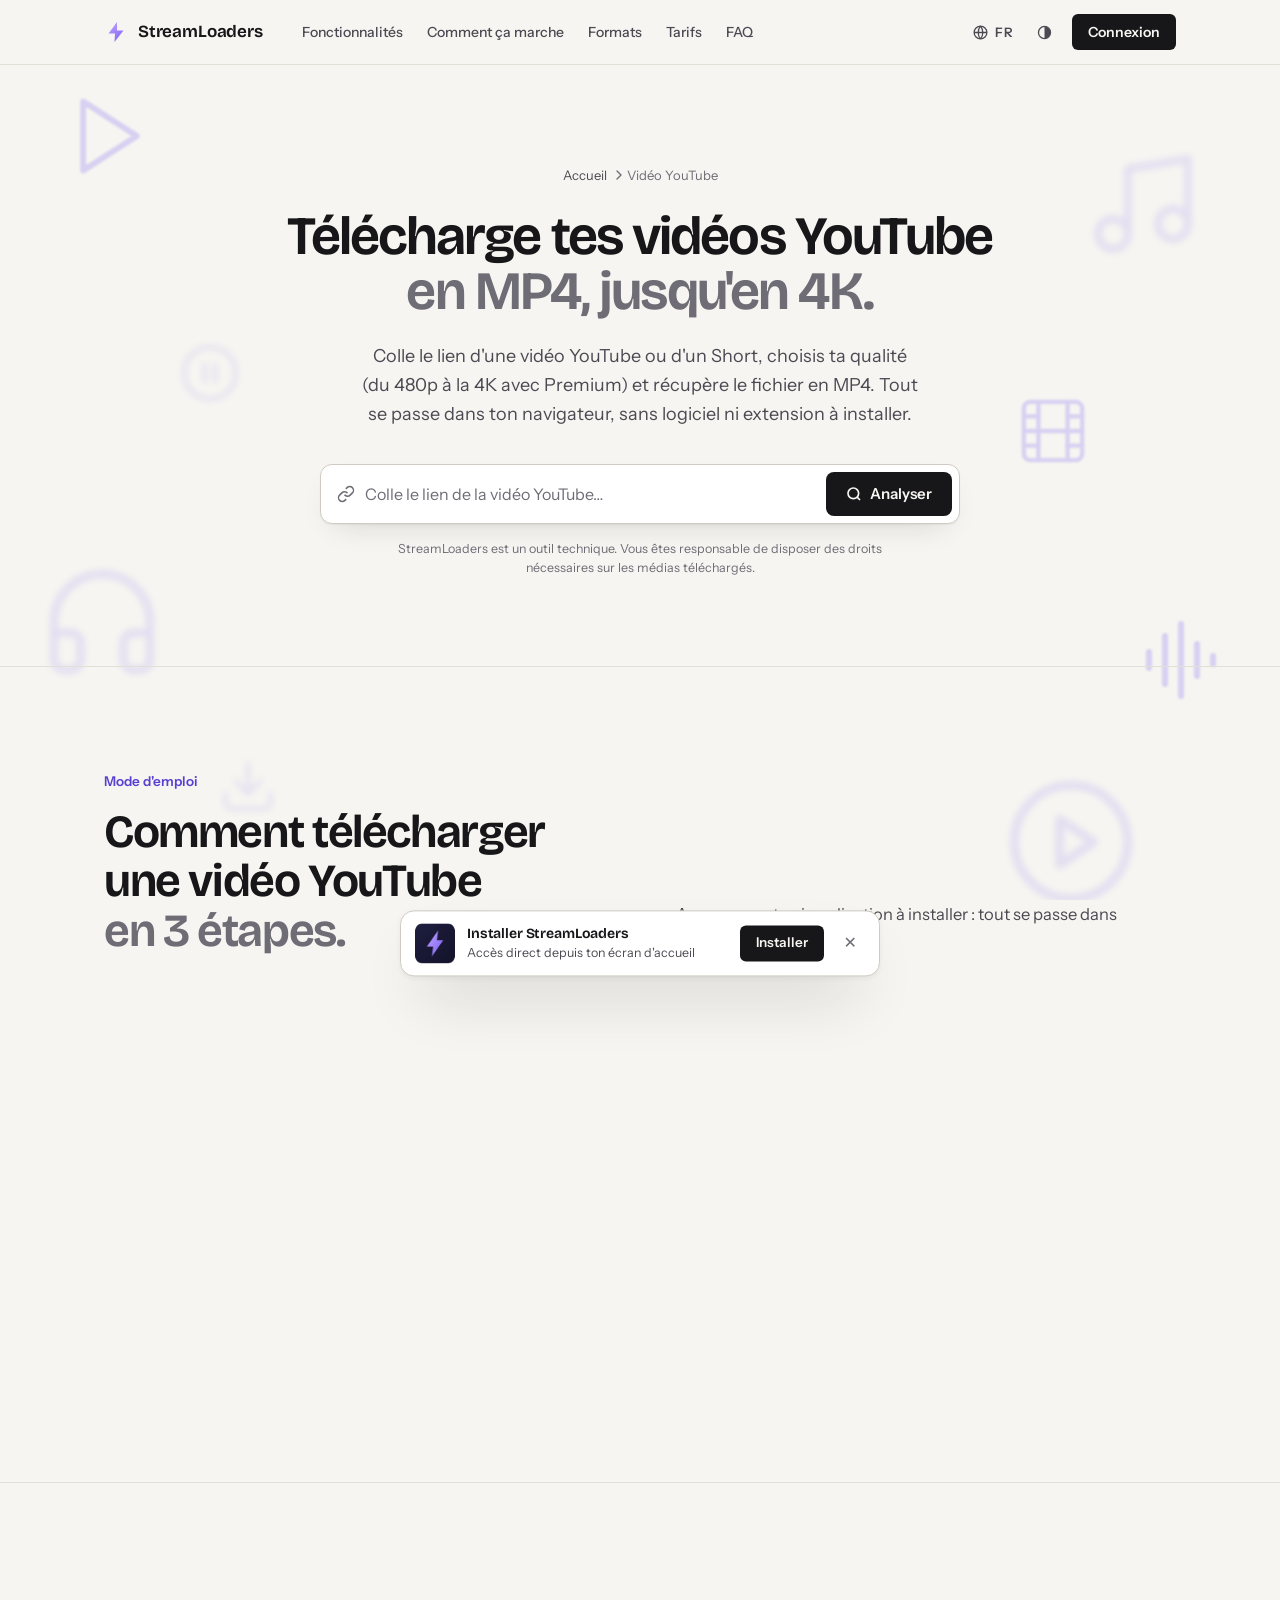
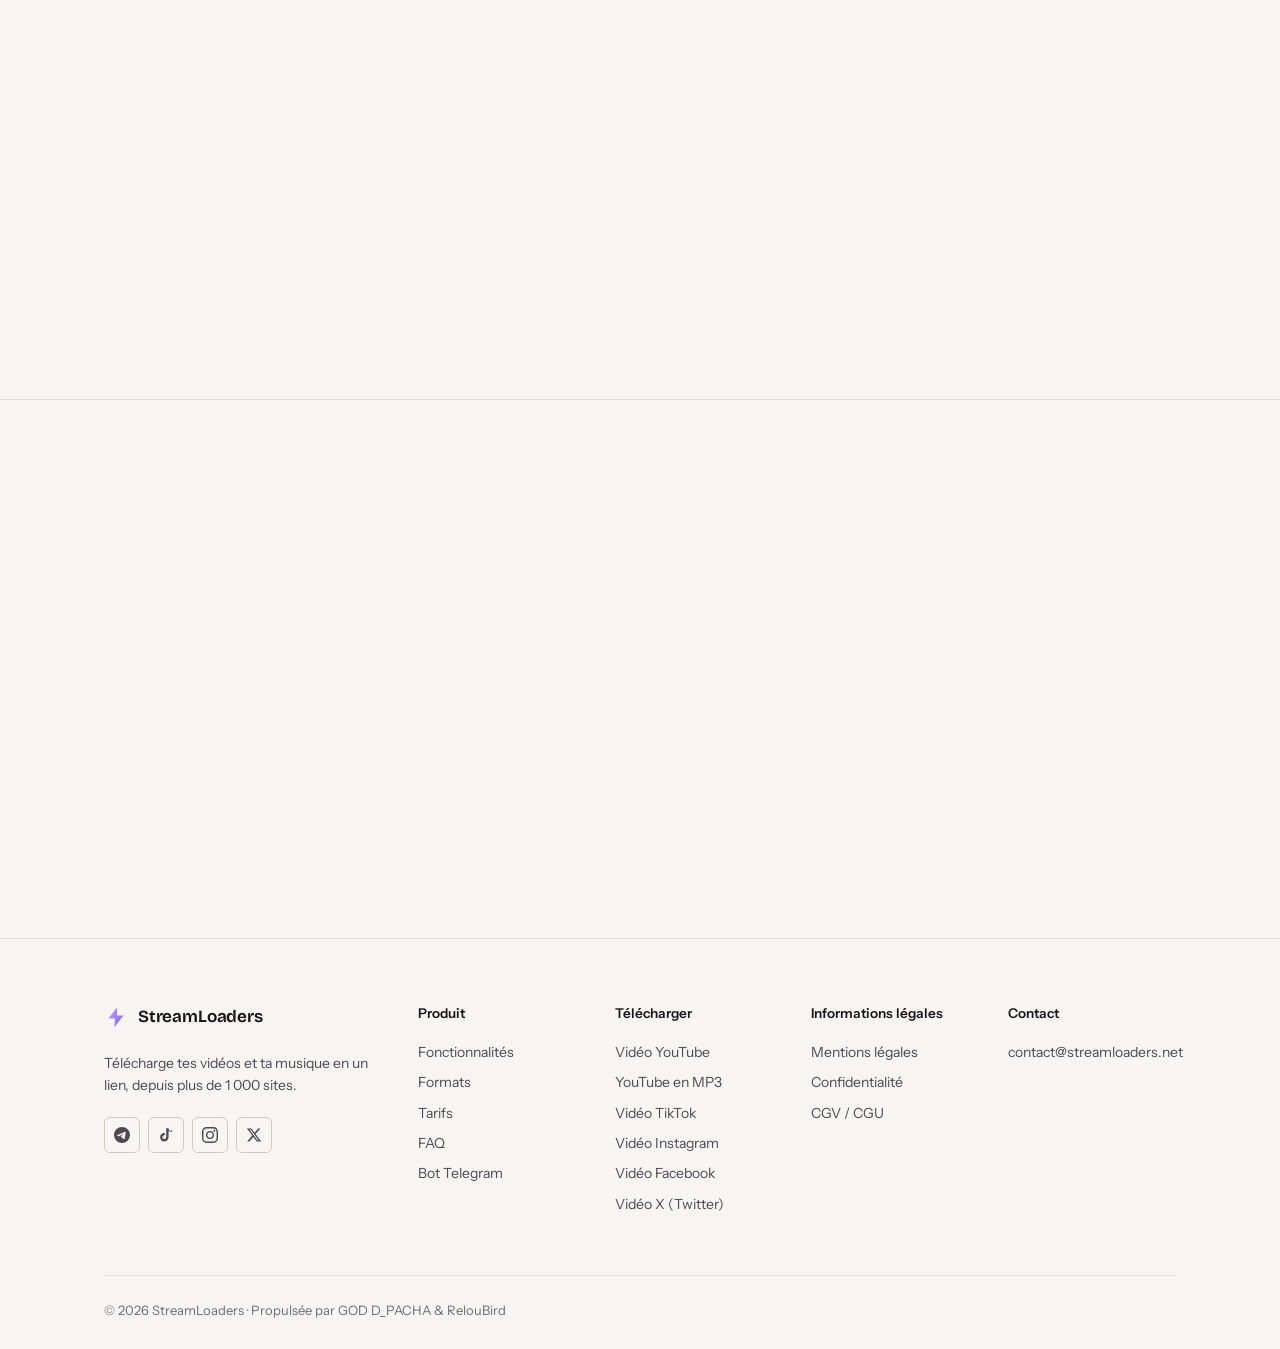
<file: telecharger/youtube/index.html>
<!DOCTYPE html>
<html lang="fr">
<!-- build/platform.template.html -->

<head>
    <meta charset="UTF-8">
    <meta name="viewport" content="width=device-width, initial-scale=1.0">
    <!-- Page générée par _build/build-pages.js : ne pas modifier à la main -->

    <title data-i18n="p.youtube.title">Télécharger vidéo YouTube en MP4 jusqu'en 4K – StreamLoaders</title>
    <meta name="description" content="Colle le lien d'une vidéo YouTube ou d'un Short et télécharge-la en MP4, du 480p au 1080p gratuitement, jusqu'en 4K avec Premium. Sans inscription.">
    <meta name="author" content="StreamLoaders">
    <meta name="robots" content="index, follow, max-snippet:-1, max-image-preview:large, max-video-preview:-1">
    <link rel="canonical" href="https://streamloaders.net/telecharger/youtube/">

    <meta property="og:type" content="website">
    <meta property="og:url" content="https://streamloaders.net/telecharger/youtube/">
    <meta property="og:site_name" content="StreamLoaders">
    <meta property="og:title" content="Télécharger vidéo YouTube en MP4 jusqu'en 4K – StreamLoaders">
    <meta property="og:description" content="Colle le lien d'une vidéo YouTube ou d'un Short et télécharge-la en MP4, du 480p au 1080p gratuitement, jusqu'en 4K avec Premium. Sans inscription.">
    <meta property="og:image" content="https://streamloaders.net/og-image.png">
    <meta property="og:image:type" content="image/png">
    <meta property="og:image:width" content="1200">
    <meta property="og:image:height" content="630">
    <meta property="og:locale" content="fr_FR">

    <meta name="twitter:card" content="summary_large_image">
    <meta name="twitter:title" content="Télécharger vidéo YouTube en MP4 jusqu'en 4K – StreamLoaders">
    <meta name="twitter:description" content="Colle le lien d'une vidéo YouTube ou d'un Short et télécharge-la en MP4, du 480p au 1080p gratuitement, jusqu'en 4K avec Premium. Sans inscription.">
    <meta name="twitter:image" content="https://streamloaders.net/og-image.png">

    <script type="application/ld+json">
{
  "@context": "https://schema.org",
  "@graph": [
    {
      "@type": "WebPage",
      "@id": "https://streamloaders.net/telecharger/youtube/#webpage",
      "url": "https://streamloaders.net/telecharger/youtube/",
      "name": "Télécharger vidéo YouTube en MP4 jusqu'en 4K – StreamLoaders",
      "description": "Colle le lien d'une vidéo YouTube ou d'un Short et télécharge-la en MP4, du 480p au 1080p gratuitement, jusqu'en 4K avec Premium. Sans inscription.",
      "inLanguage": "fr",
      "isPartOf": {
        "@id": "https://streamloaders.net/#website"
      },
      "breadcrumb": {
        "@id": "https://streamloaders.net/telecharger/youtube/#breadcrumb"
      }
    },
    {
      "@type": "BreadcrumbList",
      "@id": "https://streamloaders.net/telecharger/youtube/#breadcrumb",
      "itemListElement": [
        {
          "@type": "ListItem",
          "position": 1,
          "name": "Accueil",
          "item": "https://streamloaders.net/"
        },
        {
          "@type": "ListItem",
          "position": 2,
          "name": "Vidéo YouTube",
          "item": "https://streamloaders.net/telecharger/youtube/"
        }
      ]
    },
    {
      "@type": "FAQPage",
      "mainEntity": [
        {
          "@type": "Question",
          "name": "Comment télécharger une vidéo YouTube en 1080p ?",
          "acceptedAnswer": {
            "@type": "Answer",
            "text": "Colle le lien, clique sur Analyser, puis choisis « 1080p Full HD » dans la liste des formats avant de cliquer sur Télécharger. Le 1080p est disponible gratuitement."
          }
        },
        {
          "@type": "Question",
          "name": "Peut-on télécharger un Short YouTube ?",
          "acceptedAnswer": {
            "@type": "Answer",
            "text": "Oui, en général. Copie le lien du Short depuis le bouton Partager, colle-le sur StreamLoaders et suis les mêmes étapes que pour une vidéo classique."
          }
        },
        {
          "@type": "Question",
          "name": "Comment ne télécharger qu'un extrait d'une vidéo YouTube ?",
          "acceptedAnswer": {
            "@type": "Answer",
            "text": "Après l'analyse du lien, active l'option « Extraire une scène précise », saisis le début et la fin au format minutes:secondes, puis télécharge. Il faut un compte gratuit : tu disposes de 3 essais, puis l'option est illimitée avec Premium."
          }
        },
        {
          "@type": "Question",
          "name": "Pourquoi la qualité 4K est-elle verrouillée ?",
          "acceptedAnswer": {
            "@type": "Answer",
            "text": "La qualité 4K est réservée aux abonnés Premium. Elle n'est de toute façon proposée que si la vidéo d'origine a été publiée en 4K ou en 1440p."
          }
        },
        {
          "@type": "Question",
          "name": "Ai-je le droit de télécharger n'importe quelle vidéo YouTube ?",
          "acceptedAnswer": {
            "@type": "Answer",
            "text": "Cela dépend de la vidéo et de ton usage. Télécharger tes propres vidéos ou un contenu sous licence libre ne pose en principe pas de problème ; copier ou republier le travail d'autrui sans son accord, si. StreamLoaders est un outil technique : tu restes responsable de disposer des droits nécessaires."
          }
        }
      ]
    }
  ]
}
    </script>

    <!-- ===== PERFORMANCE ===== -->
    <link rel="preload" href="/fonts/bricolage_grotesque_latin.woff2" as="font" type="font/woff2" crossorigin>
    <link rel="preload" href="/fonts/instrument_sans_latin.woff2" as="font" type="font/woff2" crossorigin>
    <link rel="stylesheet" href="/style.css">

    <!-- DNS prefetch -->
    <link rel="dns-prefetch" href="//flagcdn.com">
    <link rel="dns-prefetch" href="//ipapi.co">

    <!-- PWA -->
    <link rel="manifest" href="/manifest.json">
    <meta name="theme-color" content="#13132A" media="(prefers-color-scheme: dark)">
    <meta name="theme-color" content="#FAFAFA" media="(prefers-color-scheme: light)">

    <!-- iOS : support PWA partiel, mais ces balises améliorent l'expérience -->
    <meta name="mobile-web-app-capable" content="yes">
    <meta name="apple-mobile-web-app-status-bar-style" content="black-translucent">
    <meta name="apple-mobile-web-app-title" content="StreamLoaders">
    <link rel="apple-touch-icon" href="/icons/apple-touch-icon.png">

    <!-- Favicon -->
    <link rel="icon" href="/favicon.ico" sizes="48x48">
    <link rel="icon" type="image/svg+xml" href="/favicon.svg">
    <link rel="icon" type="image/png" href="/icons/icon-192.png" sizes="192x192">
</head>

<body>

    <!-- ═══ DÉCOR D'ARRIÈRE-PLAN : motifs vidéo/audio flottants ═══ -->
    <div class="bg-motifs" aria-hidden="true">
        <div class="bg-motifs-layer" id="prlxLayer">
            <svg class="motif" style="top:5%;left:5%;--s:92px;--d:9s;--r:-6deg" viewBox="0 0 24 24">
                <polygon points="5 3 19 12 5 21 5 3" />
            </svg>
            <svg class="motif far" style="top:8%;right:6%;--s:120px;--d:13s;--delay:-4s;--r:8deg" viewBox="0 0 24 24">
                <path d="M9 18V5l12-2v13" />
                <circle cx="6" cy="18" r="3" />
                <circle cx="18" cy="16" r="3" />
            </svg>
            <svg class="motif far m-hide" style="top:19%;left:14%;--s:62px;--d:11s;--delay:-6s" viewBox="0 0 24 24">
                <circle cx="12" cy="12" r="10" />
                <line x1="10" y1="15" x2="10" y2="9" />
                <line x1="14" y1="15" x2="14" y2="9" />
            </svg>
            <svg class="motif m-hide" style="top:22%;right:15%;--s:70px;--d:10s;--delay:-2s;--r:-10deg"
                viewBox="0 0 24 24">
                <rect x="2" y="2" width="20" height="20" rx="2.18" />
                <line x1="7" y1="2" x2="7" y2="22" />
                <line x1="17" y1="2" x2="17" y2="22" />
                <line x1="2" y1="12" x2="22" y2="12" />
                <line x1="2" y1="7" x2="7" y2="7" />
                <line x1="2" y1="17" x2="7" y2="17" />
                <line x1="17" y1="17" x2="22" y2="17" />
                <line x1="17" y1="7" x2="22" y2="7" />
            </svg>
            <svg class="motif far" style="top:31%;left:3%;--s:128px;--d:15s;--delay:-8s;--r:6deg" viewBox="0 0 24 24">
                <path d="M3 18v-6a9 9 0 0 1 18 0v6" />
                <path
                    d="M21 19a2 2 0 0 1-2 2h-1a2 2 0 0 1-2-2v-3a2 2 0 0 1 2-2h3zM3 19a2 2 0 0 0 2 2h1a2 2 0 0 0 2-2v-3a2 2 0 0 0-2-2H3z" />
            </svg>
            <svg class="motif" style="top:34%;right:4%;--s:96px;--d:8s;--delay:-3s" viewBox="0 0 24 24">
                <line x1="4" y1="10" x2="4" y2="14" />
                <line x1="8" y1="6" x2="8" y2="18" />
                <line x1="12" y1="3" x2="12" y2="21" />
                <line x1="16" y1="8" x2="16" y2="16" />
                <line x1="20" y1="11" x2="20" y2="13" />
            </svg>
            <svg class="motif far m-hide" style="top:42%;left:17%;--s:60px;--d:12s;--delay:-5s;--r:-4deg"
                viewBox="0 0 24 24">
                <path d="M21 15v4a2 2 0 0 1-2 2H5a2 2 0 0 1-2-2v-4" />
                <polyline points="7 10 12 15 17 10" />
                <line x1="12" y1="15" x2="12" y2="3" />
            </svg>
            <svg class="motif far" style="top:43%;right:11%;--s:136px;--d:14s;--delay:-1s;--r:4deg" viewBox="0 0 24 24">
                <circle cx="12" cy="12" r="10" />
                <polygon points="10 8 16 12 10 16 10 8" />
            </svg>
            <svg class="motif far m-hide" style="top:50%;left:39%;--s:52px;--d:10s;--delay:-7s" viewBox="0 0 24 24">
                <circle cx="8" cy="18" r="3" />
                <path d="M11 18V4l8 3" />
            </svg>
            <svg class="motif" style="top:54%;left:6%;--s:100px;--d:11s;--delay:-2s;--r:8deg" viewBox="0 0 24 24">
                <polygon points="23 7 16 12 23 17 23 7" />
                <rect x="1" y="5" width="15" height="14" rx="2" />
            </svg>
            <svg class="motif far" style="top:57%;right:6%;--s:88px;--d:13s;--delay:-9s;--r:-6deg" viewBox="0 0 24 24">
                <polygon points="11 5 6 9 2 9 2 15 6 15 11 19 11 5" />
                <path d="M15.54 8.46a5 5 0 0 1 0 7.07M19.07 4.93a10 10 0 0 1 0 14.14" />
            </svg>
            <svg class="motif far m-hide" style="top:62%;right:29%;--s:46px;--d:9s;--delay:-4s" viewBox="0 0 24 24">
                <polygon points="5 3 19 12 5 21 5 3" />
            </svg>
            <svg class="motif far" style="top:65%;left:14%;--s:74px;--d:15s;--delay:-6s" viewBox="0 0 24 24">
                <circle cx="12" cy="12" r="10" />
                <circle cx="12" cy="12" r="3" />
            </svg>
            <svg class="motif far m-hide" style="top:68%;right:16%;--s:60px;--d:10s;--delay:-1s;--r:6deg"
                viewBox="0 0 24 24">
                <polygon points="5 4 15 12 5 20 5 4" />
                <line x1="19" y1="5" x2="19" y2="19" />
            </svg>
            <svg class="motif" style="top:75%;left:4%;--s:90px;--d:12s;--delay:-5s;--r:-8deg" viewBox="0 0 24 24">
                <path d="M12 1a3 3 0 0 0-3 3v8a3 3 0 0 0 6 0V4a3 3 0 0 0-3-3z" />
                <path d="M19 10v2a7 7 0 0 1-14 0v-2" />
                <line x1="12" y1="19" x2="12" y2="23" />
            </svg>
            <svg class="motif far" style="top:78%;right:5%;--s:116px;--d:14s;--delay:-3s;--r:5deg" viewBox="0 0 24 24">
                <rect x="2" y="7" width="20" height="15" rx="2" />
                <polyline points="17 2 12 7 7 2" />
            </svg>
            <svg class="motif far m-hide" style="top:85%;left:13%;--s:56px;--d:9s;--delay:-7s" viewBox="0 0 24 24">
                <rect x="6" y="4" width="4" height="16" rx="1" />
                <rect x="14" y="4" width="4" height="16" rx="1" />
            </svg>
            <svg class="motif" style="top:88%;right:7%;--s:84px;--d:11s;--delay:-2s;--r:-5deg" viewBox="0 0 24 24">
                <path d="M9 18V5l12-2v13" />
                <circle cx="6" cy="18" r="3" />
                <circle cx="18" cy="16" r="3" />
            </svg>
        </div>
    </div>

    <!-- ═══ NAVIGATION ═══ -->
    <nav>
        <div class="nav-inner">
            <a class="nav-logo" href="/" aria-label="StreamLoaders">
                <svg class="brand-mark" viewBox="0 0 24 24" fill="none" aria-hidden="true">
                    <path d="M13 2L4.5 13.5H11L10.5 22L19.5 10.5H13L13 2Z" fill="url(#slBoltNav)" />
                    <defs>
                        <linearGradient id="slBoltNav" x1="4.5" y1="2" x2="19.5" y2="22" gradientUnits="userSpaceOnUse">
                            <stop stop-color="#C4A5FF" />
                            <stop offset="1" stop-color="#7B5FF5" />
                        </linearGradient>
                    </defs>
                </svg>
                <span class="nav-wordmark" data-i18n="brand">StreamLoaders</span>
            </a>
            <div class="nav-links">
                <a href="/#features" data-i18n="nav.features">Fonctionnalités</a>
                <a href="/#how" data-i18n="nav.how">Comment ça marche</a>
                <a href="/#formats" data-i18n="nav.formats">Formats</a>
                <a href="/#pricing" data-i18n="nav.pricing">Tarifs</a>
                <a href="/#faq" data-i18n="nav.faq">FAQ</a>
            </div>
            <div class="nav-actions">
                <button class="nav-icon-btn" id="langBtn" title="Langue" aria-label="Changer de langue">
                    <svg class="lang-ico" viewBox="0 0 24 24" fill="none" stroke="currentColor" stroke-width="1.8"
                        aria-hidden="true">
                        <circle cx="12" cy="12" r="9" />
                        <path d="M3 12h18M12 3a14 14 0 0 1 0 18M12 3a14 14 0 0 0 0 18" />
                    </svg>
                    <span id="langLabel">FR</span>
                </button>
                <button class="nav-icon-btn" id="themeBtn" title="Thème clair / sombre" aria-label="Changer de thème">
                    <svg viewBox="0 0 24 24" fill="none" stroke="currentColor" stroke-width="1.8" aria-hidden="true">
                        <circle cx="12" cy="12" r="8.5" />
                        <path d="M12 3.5v17a8.5 8.5 0 0 0 0-17z" fill="currentColor" stroke="none" />
                    </svg>
                </button>
                <button class="nav-cta" id="navCta" data-i18n="nav.cta">Connexion</button>
                <div class="nav-user-chip" id="navUserChip" style="display:none">
                    <div class="nav-avatar" id="navAvatar">?</div>
                    <span id="navEmail"></span>
                    <span class="plan-badge" id="navPlan" style="display:none">Premium</span>
                </div>
            </div>
        </div>
    </nav>

    <main>
        <section class="hero">
            <div class="hero-inner">
                <div class="breadcrumb" role="navigation" aria-label="Fil d'Ariane">
                    <a href="/" data-i18n="pg.home">Accueil</a>
                    <span aria-hidden="true">
                        <svg xmlns="http://www.w3.org/2000/svg" width="16" height="16" viewBox="0 0 24 24" fill="none"
                            stroke="currentColor" stroke-width="2" stroke-linecap="round" stroke-linejoin="round"
                            class="lucide lucide-chevron-right preview-icon">
                            <path d="m9 18 6-6-6-6" />
                        </svg>
                    </span>
                    <span aria-current="page" data-i18n="p.youtube.label">Vidéo YouTube</span>
                </div>

                <h1 class="hero-title">
                    <span class="hl-1" data-i18n="p.youtube.h1">Télécharge tes vidéos YouTube</span>
                    <span class="hl-2" data-i18n="p.youtube.h1Accent">en MP4, jusqu'en 4K.</span>
                </h1>
                <p class="hero-sub" data-i18n="p.youtube.intro">Colle le lien d'une vidéo YouTube ou d'un Short, choisis ta qualité (du 480p à la 4K avec Premium) et récupère le fichier en MP4. Tout se passe dans ton navigateur, sans logiciel ni extension à installer.</p>

                <div class="url-widget">
                <svg class="url-ico" viewBox="0 0 24 24" fill="none" stroke="currentColor" stroke-width="2"
                    aria-hidden="true">
                    <path d="M10 13a5 5 0 0 0 7.54.54l3-3a5 5 0 0 0-7.07-7.07l-1.72 1.71" />
                    <path d="M14 11a5 5 0 0 0-7.54-.54l-3 3a5 5 0 0 0 7.07 7.07l1.71-1.71" />
                </svg>
                <input type="url" id="urlInput" data-i18n-placeholder="p.youtube.placeholder"
                    placeholder="Colle le lien de la vidéo YouTube…" autocomplete="off" spellcheck="false">
                <button class="btn-analyze" id="analyzeBtn">
                    <svg viewBox="0 0 24 24" fill="none" stroke="currentColor" stroke-width="2.5">
                        <circle cx="11" cy="11" r="8" />
                        <path d="m21 21-4.35-4.35" />
                    </svg>
                    <span data-i18n="hero.analyze">Analyser</span>
                </button>
            </div>

            <div id="status-area"></div>

            <!-- Fiche vidéo -->
            <div class="video-card" id="videoCard">
                <div class="vc-head">
                    <div class="video-thumb-wrap" id="thumbWrap">
                        <div class="video-thumb-placeholder" id="thumbPlaceholder">
                            <svg viewBox="0 0 24 24" fill="none" stroke="currentColor" stroke-width="1.5">
                                <rect x="2" y="2" width="20" height="20" rx="3" />
                                <polygon points="10 8 16 12 10 16 10 8" />
                            </svg>
                        </div>
                        <img id="thumbImg" class="video-thumb-img" style="display:none" alt="Miniature">
                        <div class="thumb-duration" id="thumbDuration" style="display:none"></div>
                    </div>
                    <div class="vc-head-info">
                        <div class="vc-title" id="vcTitle"></div>
                        <div class="meta-row" id="vcMeta"></div>
                    </div>
                </div>
                <div class="video-card-body">
                    <div class="fmt-label" data-i18n="card.format">Format</div>
                    <div class="fmt-presets" id="vcFmts"></div>

                    <div id="subtitleOpts" class="subtitle-opts">
                        <label class="subtitle-toggle" for="subtitleToggle">
                            <input type="checkbox" id="subtitleToggle">
                            <span class="subtitle-switch"></span>
                            <span class="subtitle-toggle-label" data-i18n="card.withSubs">Télécharger avec
                                sous-titres</span>
                        </label>
                        <div id="subtitleLangWrap" class="subtitle-lang-wrap" style="display:none">
                            <span class="subtitle-lang-label" data-i18n="card.subsLang">Langue des sous-titres</span>
                            <select id="subtitleLang" class="subtitle-lang-select">
                                <option value="fr">Français</option>
                                <option value="en">English</option>
                                <option value="es">Español</option>
                                <option value="pt">Português</option>
                                <option value="ar">العربية</option>
                            </select>
                            <p class="subtitle-hint" data-i18n="card.subsHint">Les sous-titres seront intégrés à la
                                vidéo dans la langue choisie, quelle que soit la langue d'origine.</p>
                        </div>
                    </div>

                    <div id="trimOpts" class="trim-opts">
                        <div class="trim-toggle-row">
                            <label class="trim-toggle" id="trimToggleWrap">
                                <input type="checkbox" id="trimToggle">
                                <span class="trim-switch"></span>
                                <span class="trim-toggle-label" data-i18n="card.trimToggle">Extraire une scène
                                    précise</span>
                            </label>
                            <span class="trim-trials-badge" id="trimTrialsBadge" style="display:none"></span>
                        </div>
                        <div id="trimFieldsWrap" class="trim-fields-wrap">
                            <div class="trim-field">
                                <label for="trimStart" data-i18n="card.trimStart">Début (ex: 00:10)</label>
                                <input type="text" id="trimStart" placeholder="00:10" inputmode="numeric">
                            </div>
                            <div class="trim-field">
                                <label for="trimEnd" data-i18n="card.trimEnd">Fin (ex: 00:25)</label>
                                <input type="text" id="trimEnd" placeholder="00:25" inputmode="numeric">
                            </div>
                        </div>
                    </div>

                    <div class="action-row">
                        <button class="btn-dl" id="dlBtn">
                            <svg viewBox="0 0 24 24" fill="none" stroke="currentColor" stroke-width="2.5">
                                <path d="M21 15v4a2 2 0 0 1-2 2H5a2 2 0 0 1-2-2v-4" />
                                <polyline points="7 10 12 15 17 10" />
                                <line x1="12" y1="15" x2="12" y2="3" />
                            </svg>
                            <span data-i18n="card.download">Télécharger</span>
                        </button>
                        <button class="btn-watch" id="simBtn" style="display:none;border-style:dashed"
                            title="Simuler la progression du téléchargement">
                            <svg viewBox="0 0 24 24" fill="none" stroke="currentColor" stroke-width="2">
                                <path d="M14.5 2.5a2.5 2.5 0 0 1 3 3L5 18l-3 3 3-3 12.5-12.5z" />
                            </svg>
                        </button>
                        <button class="btn-watch" id="watchBtn">
                            <svg viewBox="0 0 24 24" fill="none" stroke="currentColor" stroke-width="2">
                                <polygon points="5 3 19 12 5 21 5 3" />
                            </svg>
                            <span data-i18n="card.watch">Regarder</span>
                        </button>
                    </div>

                    <div class="progress-wrap" id="progressWrap">
                        <div class="progress-header">
                            <span id="progressLbl">Téléchargement en cours…</span>
                            <span id="progressPct" class="progress-pct"></span>
                        </div>
                        <div class="progress-track">
                            <div class="progress-fill" id="progressFill"></div>
                        </div>
                        <div class="progress-details">
                            <div><span id="progressTotal"></span><span id="progressSpeed"></span></div>
                            <span id="progressEta"></span>
                        </div>
                    </div>
                </div>
            </div>

                <p class="url-disclaimer" data-i18n="hero.disclaimer">StreamLoaders est un outil technique. Vous êtes
                    responsable de disposer des droits nécessaires sur les médias téléchargés.</p>

                <div id="container-8d98744dc408b0db5e089b7bcc209169"></div>
            </div>
        </section>

        <section class="section" id="how">
            <div class="section-inner">
                <div class="sec-head reveal">
                    <div>
                        <div class="sec-label" data-i18n="pg.how">Mode d'emploi</div>
                        <h2 class="sec-title"><span class="hl-1" data-i18n="p.youtube.stepsTitle">Comment télécharger une vidéo YouTube</span><span
                                class="hl-2" data-i18n="p.youtube.stepsAccent">en 3 étapes.</span></h2>
                    </div>
                    <p class="sec-sub" data-i18n="p.youtube.stepsSub">Aucun compte ni application à installer : tout se passe dans ton navigateur.</p>
                </div>
                <div class="steps reveal">
                    <div class="step"><span class="step-num">01</span>
                    <h3 class="step-title" data-i18n="p.youtube.steps.0.title">Copie le lien YouTube</h3>
                    <div class="step-desc" data-i18n="p.youtube.steps.0.text">Dans l'application, touche Partager sous la vidéo puis « Copier le lien ». Sur ordinateur, copie l'adresse de la page dans la barre du navigateur. Les liens courts youtu.be et les Shorts sont en général reconnus.</div>
                </div>
                <div class="step"><span class="step-num">02</span>
                    <h3 class="step-title" data-i18n="p.youtube.steps.1.title">Colle-le et analyse</h3>
                    <div class="step-desc" data-i18n="p.youtube.steps.1.text">Colle le lien dans le champ en haut de cette page et clique sur Analyser. StreamLoaders affiche la miniature, la durée et les formats disponibles.</div>
                </div>
                <div class="step"><span class="step-num">03</span>
                    <h3 class="step-title" data-i18n="p.youtube.steps.2.title">Choisis ta qualité</h3>
                    <div class="step-desc" data-i18n="p.youtube.steps.2.text">Sélectionne 480p, 720p ou 1080p, ou la 4K avec Premium, puis clique sur Télécharger. Le fichier MP4 est enregistré sur ton appareil.</div>
                </div>
                </div>
            </div>
            <div id="adsterra-display-728x90" style="text-align: center; margin: 20px auto;"></div>
        </section>

        <section class="section">
        <div class="section-inner">
            <h2 class="sec-title prose-title reveal" data-i18n="p.youtube.sections.0.title">Choisir la bonne qualité pour une vidéo YouTube</h2>
            <div class="prose reveal" data-i18n-html="p.youtube.sections.0.html">
                <p>Plus la résolution est élevée, plus le fichier est lourd. Le <strong>480p</strong> convient pour économiser tes données mobiles ou regarder sur un petit écran. Le <strong>720p</strong> offre une image nette sur un téléphone ou une tablette. Le <strong>1080p</strong> (Full HD) est le bon choix pour un ordinateur ou une télévision, et il est disponible gratuitement.</p><p>La <strong>4K</strong> (2160p ou 1440p selon la vidéo) est réservée aux abonnés Premium. Elle n'apparaît que si la vidéo a été publiée dans cette qualité : une vidéo mise en ligne en 1080p ne peut pas être téléchargée en 4K.</p><p>Dans tous les cas, le fichier est livré en MP4, un format lisible sur tous les appareils.</p>
            </div>
        </div>
    </section>

    <section class="section">
        <div class="section-inner">
            <h2 class="sec-title prose-title reveal" data-i18n="p.youtube.sections.1.title">Sous-titres et extraits : deux options utiles</h2>
            <div class="prose reveal" data-i18n-html="p.youtube.sections.1.html">
                <p>Pour une vidéo dans une langue étrangère, active l'option « Télécharger avec sous-titres » et choisis la langue : français, anglais, espagnol, portugais ou arabe. Les sous-titres sont intégrés directement dans la vidéo. Le plan gratuit permet 5 téléchargements avec sous-titres par jour.</p><p>Tu n'as besoin que d'un passage d'un long cours ou d'une conférence ? Avec « Extraire une scène précise », indique un début et une fin (par exemple 00:10 et 00:25) pour ne récupérer que cet extrait. Cette option demande un compte gratuit et offre 3 essais, puis elle est illimitée avec Premium.</p>
            </div>
        </div>
    </section>

    <section class="section">
        <div class="section-inner">
            <h2 class="sec-title prose-title reveal" data-i18n="p.youtube.sections.2.title">Bon à savoir avant de télécharger</h2>
            <div class="prose reveal" data-i18n-html="p.youtube.sections.2.html">
                <ul><li>Seules les vidéos publiques sont prises en charge. Une vidéo privée, réservée aux membres ou soumise à une restriction d'âge ne peut en général pas être analysée.</li><li>Beaucoup de vidéos YouTube sont protégées par le droit d'auteur. Utilise cette page pour tes propres vidéos, des contenus libres de droits ou sous licence Creative Commons, ou avec l'accord du créateur.</li><li>Le téléchargement est prévu pour un usage personnel. Tu restes responsable de disposer des droits nécessaires avant de réutiliser ou de republier une vidéo.</li></ul>
            </div>
        </div>
    </section>

        <section class="section" id="faq">
            <div class="section-inner">
                <div class="faq-layout">
                    <div class="reveal">
                        <div class="sec-label" data-i18n="faq.label">Questions fréquentes</div>
                        <h2 class="sec-title"><span class="hl-1" data-i18n="pg.faqAbout">Questions sur</span><span
                                class="hl-2">YouTube.</span>
                        </h2>
                    </div>
                    <div class="faq-list reveal">
                        <details class="faq-item">
                        <summary data-i18n="p.youtube.faq.0.q">Comment télécharger une vidéo YouTube en 1080p ?</summary>
                        <p data-i18n="p.youtube.faq.0.a">Colle le lien, clique sur Analyser, puis choisis « 1080p Full HD » dans la liste des formats avant de cliquer sur Télécharger. Le 1080p est disponible gratuitement.</p>
                    </details>
                    <details class="faq-item">
                        <summary data-i18n="p.youtube.faq.1.q">Peut-on télécharger un Short YouTube ?</summary>
                        <p data-i18n="p.youtube.faq.1.a">Oui, en général. Copie le lien du Short depuis le bouton Partager, colle-le sur StreamLoaders et suis les mêmes étapes que pour une vidéo classique.</p>
                    </details>
                    <details class="faq-item">
                        <summary data-i18n="p.youtube.faq.2.q">Comment ne télécharger qu'un extrait d'une vidéo YouTube ?</summary>
                        <p data-i18n="p.youtube.faq.2.a">Après l'analyse du lien, active l'option « Extraire une scène précise », saisis le début et la fin au format minutes:secondes, puis télécharge. Il faut un compte gratuit : tu disposes de 3 essais, puis l'option est illimitée avec Premium.</p>
                    </details>
                    <details class="faq-item">
                        <summary data-i18n="p.youtube.faq.3.q">Pourquoi la qualité 4K est-elle verrouillée ?</summary>
                        <p data-i18n="p.youtube.faq.3.a">La qualité 4K est réservée aux abonnés Premium. Elle n'est de toute façon proposée que si la vidéo d'origine a été publiée en 4K ou en 1440p.</p>
                    </details>
                    <details class="faq-item">
                        <summary data-i18n="p.youtube.faq.4.q">Ai-je le droit de télécharger n'importe quelle vidéo YouTube ?</summary>
                        <p data-i18n="p.youtube.faq.4.a">Cela dépend de la vidéo et de ton usage. Télécharger tes propres vidéos ou un contenu sous licence libre ne pose en principe pas de problème ; copier ou republier le travail d'autrui sans son accord, si. StreamLoaders est un outil technique : tu restes responsable de disposer des droits nécessaires.</p>
                    </details>
                    </div>
                </div>
            </div>
        </section>

        <section class="section" id="autres-sites">
        <div class="section-inner">
            <div class="sec-head reveal">
                <div>
                    <div class="sec-label" data-i18n="pg.otherLabel">Autres sites</div>
                    <h2 class="sec-title"><span class="hl-1" data-i18n="pg.otherT1">Télécharger depuis</span><span class="hl-2" data-i18n="pg.otherT2">d'autres sites.</span></h2>
                </div>
            </div>
            <div class="feat-grid reveal">
                <div class="feat-card">
                    <h3 class="feat-title"><a href="/telecharger/youtube-mp3/" data-i18n="p.youtube-mp3.label">YouTube en MP3</a></h3>
                    <p class="feat-desc" data-i18n="p.youtube-mp3.card">Convertis une vidéo YouTube en MP3 320 kbps pour l'écouter hors ligne.</p>
                </div>
                <div class="feat-card">
                    <h3 class="feat-title"><a href="/telecharger/tiktok/" data-i18n="p.tiktok.label">Vidéo TikTok</a></h3>
                    <p class="feat-desc" data-i18n="p.tiktok.card">Télécharge une vidéo TikTok en MP4 ou récupère uniquement son audio en MP3.</p>
                </div>
                <div class="feat-card">
                    <h3 class="feat-title"><a href="/telecharger/instagram/" data-i18n="p.instagram.label">Vidéo Instagram</a></h3>
                    <p class="feat-desc" data-i18n="p.instagram.card">Enregistre un Reel ou une vidéo Instagram publique en MP4 ou en MP3.</p>
                </div>
            </div>
        </div>
    </section>
    </main>

    <!-- ═══ PIED DE PAGE ═══ -->
    <footer>
        <div class="footer-inner">
            <div class="footer-top">
                <div class="footer-brand">
                    <a class="nav-logo" href="/" aria-label="StreamLoaders">
                        <svg class="brand-mark" viewBox="0 0 24 24" fill="none" aria-hidden="true">
                            <path d="M13 2L4.5 13.5H11L10.5 22L19.5 10.5H13L13 2Z" fill="url(#slBoltFoot)" />
                            <defs>
                                <linearGradient id="slBoltFoot" x1="4.5" y1="2" x2="19.5" y2="22"
                                    gradientUnits="userSpaceOnUse">
                                    <stop stop-color="#C4A5FF" />
                                    <stop offset="1" stop-color="#7B5FF5" />
                                </linearGradient>
                            </defs>
                        </svg>
                        <span>StreamLoaders</span>
                    </a>
                    <p class="footer-tagline" data-i18n="foot.tagline">Télécharge tes vidéos et ta musique en un lien,
                        depuis plus de 1 000 sites.</p>
                    <div class="footer-social">
                        <a href="https://t.me/StreamLoade_bot" target="_blank" rel="noopener noreferrer"
                            class="social-icon-btn" aria-label="Telegram"><svg viewBox="0 0 24 24">
                                <path
                                    d="M11.944 0A12 12 0 0 0 0 12a12 12 0 0 0 12 12 12 12 0 0 0 12-12A12 12 0 0 0 12 0a12 12 0 0 0-.056 0zm4.962 7.224c.1-.002.321.023.465.14a.506.506 0 0 1 .171.325c.016.093.036.306.02.472-.18 1.898-.962 6.502-1.36 8.627-.168.9-.499 1.201-.82 1.23-.696.065-1.225-.46-1.9-.902-1.056-.693-1.653-1.124-2.678-1.8-1.185-.78-.417-1.21.258-1.91.177-.184 3.247-2.977 3.307-3.23.007-.032.014-.15-.056-.212s-.174-.041-.249-.024c-.106.024-1.793 1.14-5.061 3.345-.48.33-.913.49-1.302.48-.428-.008-1.252-.241-1.865-.44-.752-.245-1.349-.374-1.297-.789.027-.216.325-.437.893-.663 3.498-1.524 5.83-2.529 6.998-3.014 3.332-1.386 4.025-1.627 4.476-1.635z" />
                            </svg></a>
                        <a href="https://www.tiktok.com/@steamloader01" target="_blank" rel="noopener noreferrer"
                            class="social-icon-btn" aria-label="TikTok"><svg viewBox="0 0 24 24">
                                <path
                                    d="M19.59 6.69a4.83 4.83 0 0 1-3.77-4.25V2h-3.45v13.67a2.89 2.89 0 0 1-2.88 2.5 2.89 2.89 0 0 1-2.89-2.89 2.89 2.89 0 0 1 2.89-2.89c.28 0 .54.04.79.1V9.01a6.33 6.33 0 0 0-.79-.05 6.34 6.34 0 0 0-6.34 6.34 6.34 6.34 0 0 0 6.34 6.34 6.34 6.34 0 0 0 6.33-6.34l-.01-9.27a8.18 8.18 0 0 0 4.78 1.52v-3.45a4.85 4.85 0 0 1-1-.11z" />
                            </svg></a>
                        <a href="https://www.instagram.com/streamloader2026" target="_blank" rel="noopener noreferrer"
                            class="social-icon-btn" aria-label="Instagram"><svg viewBox="0 0 24 24">
                                <path
                                    d="M12 2.163c3.204 0 3.584.012 4.85.07 3.252.148 4.771 1.691 4.919 4.919.058 1.265.069 1.645.069 4.849 0 3.205-.012 3.584-.069 4.849-.149 3.225-1.664 4.771-4.919 4.919-1.266.058-1.644.07-4.85.07-3.204 0-3.584-.012-4.849-.07-3.26-.149-4.771-1.699-4.919-4.92-.058-1.265-.07-1.644-.07-4.849 0-3.204.013-3.583.07-4.849.149-3.227 1.664-4.771 4.919-4.919 1.266-.057 1.645-.069 4.849-.069zm0-2.163c-3.259 0-3.667.014-4.947.072-4.358.2-6.78 2.618-6.98 6.98-.059 1.281-.073 1.689-.073 4.948 0 3.259.014 3.668.072 4.948.2 4.358 2.618 6.78 6.98 6.98 1.281.058 1.689.072 4.948.072 3.259 0 3.668-.014 4.948-.072 4.354-.2 6.782-2.618 6.979-6.98.059-1.28.073-1.689.073-4.948 0-3.259-.014-3.667-.072-4.947-.196-4.354-2.617-6.78-6.979-6.98-1.281-.059-1.69-.073-4.949-.073zm0 5.838c-3.403 0-6.162 2.759-6.162 6.162s2.759 6.163 6.162 6.163 6.162-2.759 6.162-6.163c0-3.403-2.759-6.162-6.162-6.162zm0 10.162c-2.209 0-4-1.79-4-4 0-2.209 1.791-4 4-4s4 1.791 4 4c0 2.21-1.791 4-4 4zm6.406-11.845c-.796 0-1.441.645-1.441 1.44s.645 1.44 1.441 1.44c.795 0 1.439-.645 1.439-1.44s-.644-1.44-1.439-1.44z" />
                            </svg></a>
                        <a href="https://x.com/streamloader" target="_blank" rel="noopener noreferrer"
                            class="social-icon-btn" aria-label="X (Twitter)"><svg viewBox="0 0 24 24">
                                <path
                                    d="M18.244 2.25h3.308l-7.227 8.26 8.502 11.24H16.17l-5.214-6.817L4.99 21.75H1.68l7.73-8.835L1.254 2.25H8.08l4.713 6.231zm-1.161 17.52h1.833L7.084 4.126H5.117z" />
                            </svg></a>
                    </div>
                </div>
                <div class="footer-col">
                    <h3 data-i18n="foot.product">Produit</h3>
                    <a href="/#features" data-i18n="nav.features">Fonctionnalités</a>
                    <a href="/#formats" data-i18n="nav.formats">Formats</a>
                    <a href="/#pricing" data-i18n="nav.pricing">Tarifs</a>
                    <a href="/#faq" data-i18n="foot.faq">FAQ</a>
                    <a href="https://t.me/StreamLoade_bot" target="_blank" rel="noopener noreferrer"
                        data-i18n="foot.telegram">Bot Telegram</a>
                </div>
                <div class="footer-col">
                    <h3 data-i18n="foot.download">Télécharger</h3>
                    <a href="/telecharger/youtube/" data-i18n="p.youtube.label">Vidéo YouTube</a>
                    <a href="/telecharger/youtube-mp3/" data-i18n="p.youtube-mp3.label">YouTube en MP3</a>
                    <a href="/telecharger/tiktok/" data-i18n="p.tiktok.label">Vidéo TikTok</a>
                    <a href="/telecharger/instagram/" data-i18n="p.instagram.label">Vidéo Instagram</a>
                    <a href="/telecharger/facebook/" data-i18n="p.facebook.label">Vidéo Facebook</a>
                    <a href="/telecharger/twitter-x/" data-i18n="p.twitter-x.label">Vidéo X (Twitter)</a>
                </div>
                <div class="footer-col">
                    <h3 data-i18n="foot.legalTitle">Informations légales</h3>
                    <a href="/mentions-legales.html" data-i18n="foot.legal">Mentions légales</a>
                    <a href="/confidentialite.html" data-i18n="foot.privacy">Confidentialité</a>
                    <a href="/cgv-cgu.html" data-i18n="foot.terms">CGV / CGU</a>
                </div>
                <div class="footer-col">
                    <h3 data-i18n="foot.contact">Contact</h3>
                    <a href="mailto:contact@streamloaders.net">contact@streamloaders.net</a>
                </div>
            </div>
            <div class="footer-bottom">
                <span class="footer-copy" data-i18n="foot.copy">© 2026 StreamLoaders · Propulsée par GOD D_PACHA &
                    RelouBird</span>
            </div>
        </div>
    </footer>

    <!-- ═══ MODALE : AUTH / PREMIUM / PROFIL ═══ -->
    <div class="modal-backdrop" id="modalBackdrop">
        <div class="modal" id="modalBox" role="dialog" aria-modal="true">
            <button class="modal-close" id="modalCloseBtn" aria-label="Fermer"><svg viewBox="0 0 24 24" fill="none"
                    stroke="currentColor" stroke-width="2">
                    <line x1="18" y1="6" x2="6" y2="18" />
                    <line x1="6" y1="6" x2="18" y2="18" />
                </svg></button>

            <div id="panelAuth">
                <div class="modal-title" id="authTitle" data-i18n="auth.title">Bienvenue</div>
                <div class="modal-sub" id="authSub" data-i18n="auth.sub">Connecte-toi ou crée un compte.</div>
                <div class="auth-tabs">
                    <button class="auth-tab active" id="tabLogin" data-i18n="auth.login">Connexion</button>
                    <button class="auth-tab" id="tabRegister" data-i18n="auth.register">Créer un compte</button>
                </div>
                <div class="field-group">
                    <div>
                        <div class="field-label" data-i18n="auth.email">Email</div><input class="field-input"
                            type="email" id="authEmail" placeholder="toi@exemple.com" autocomplete="email">
                    </div>
                    <div>
                        <div class="field-label" data-i18n="auth.password">Mot de passe</div>
                        <div class="pwd-field">
                            <input class="field-input" type="password" id="authPwd" placeholder="••••••••"
                                autocomplete="current-password">
                            <button type="button" class="pwd-toggle" onclick="togglePassword(this)"
                                onmousedown="event.preventDefault()" aria-label="Afficher" aria-pressed="false">
                                <svg class="eye-on" viewBox="0 0 24 24" fill="none" stroke="currentColor"
                                    stroke-width="1.8">
                                    <path d="M1 12s4-8 11-8 11 8 11 8-4 8-11 8-11-8-11-8z" />
                                    <circle cx="12" cy="12" r="3" />
                                </svg>
                                <svg class="eye-off" viewBox="0 0 24 24" fill="none" stroke="currentColor"
                                    stroke-width="1.8">
                                    <path
                                        d="M17.94 17.94A10.07 10.07 0 0 1 12 20c-7 0-11-8-11-8a18.45 18.45 0 0 1 5.06-5.94M9.9 4.24A9.12 9.12 0 0 1 12 4c7 0 11 8 11 8a18.5 18.5 0 0 1-2.16 3.19m-6.72-1.07a3 3 0 1 1-4.24-4.24" />
                                    <line x1="1" y1="1" x2="23" y2="23" />
                                </svg>
                            </button>
                        </div>
                    </div>
                    <div id="authPwd2Wrap" style="display:none">
                        <div class="field-label" data-i18n="auth.confirm">Confirmer</div>
                        <div class="pwd-field">
                            <input class="field-input" type="password" id="authPwd2" placeholder="••••••••"
                                autocomplete="new-password">
                            <button type="button" class="pwd-toggle" onclick="togglePassword(this)"
                                onmousedown="event.preventDefault()" aria-label="Afficher" aria-pressed="false">
                                <svg class="eye-on" viewBox="0 0 24 24" fill="none" stroke="currentColor"
                                    stroke-width="1.8">
                                    <path d="M1 12s4-8 11-8 11 8 11 8-4 8-11 8-11-8-11-8z" />
                                    <circle cx="12" cy="12" r="3" />
                                </svg>
                                <svg class="eye-off" viewBox="0 0 24 24" fill="none" stroke="currentColor"
                                    stroke-width="1.8">
                                    <path
                                        d="M17.94 17.94A10.07 10.07 0 0 1 12 20c-7 0-11-8-11-8a18.45 18.45 0 0 1 5.06-5.94M9.9 4.24A9.12 9.12 0 0 1 12 4c7 0 11 8 11 8a18.5 18.5 0 0 1-2.16 3.19m-6.72-1.07a3 3 0 1 1-4.24-4.24" />
                                    <line x1="1" y1="1" x2="23" y2="23" />
                                </svg>
                            </button>
                        </div>
                    </div>
                </div>
                <button class="btn-submit" id="authSubmit"><span id="authSubmitLabel" data-i18n="auth.login_btn">Se
                        connecter</span></button>
                <div class="auth-error" id="authErr"></div>
                <div class="auth-success" id="authOk"></div>
            </div>

            <!-- Premium -->
            <div id="panelPremium" style="display:none">
                <div class="prem-modal-header">
                    <div class="prem-kicker">StreamLoaders Premium</div>
                    <div class="prem-price-tag"><span id="premPriceVal">900</span> <span class="fcfa"
                            id="premPriceUnit">FCFA</span> <span class="approx" id="premPriceApprox">≈ 1.50 USD</span>
                    </div>
                    <div class="prem-price-sub" id="premPriceSub" data-i18n="prem.sub_monthly">Abonnement d’un mois
                    </div>
                    <div class="prem-geo">
                        <span id="premGeoIndicator"><span id="premGeoFlag"></span> <span id="premGeoCountry"
                                data-i18n="prem.detected">Détecté :</span></span>
                        <button type="button" id="premGeoFixBtn">Pas le bon pays ?</button>
                    </div>
                    <select id="premCountryPicker" style="display:none">
                        <option value="">Choisis ton pays…</option>
                    </select>
                </div>

                <div class="plan-switcher" role="tablist" aria-label="Forfait Premium">
                    <button type="button" data-plan-tab="monthly"><span class="plan-name">1 mois</span><span
                            class="plan-permonth"><span data-plan-permonth="monthly"></span><span>/
                                mois</span></span></button>
                    <button type="button" data-plan-tab="halfyearly"><span class="plan-name">6 mois</span><span
                            class="plan-permonth"><span data-plan-permonth="halfyearly"></span><span>/
                                mois</span></span><span class="plan-save" data-plan-save="halfyearly"></span></button>
                    <button type="button" data-plan-tab="yearly"><span class="plan-flag">Meilleur prix</span><span
                            class="plan-name">1 an</span><span class="plan-permonth"><span
                                data-plan-permonth="yearly"></span><span>/ mois</span></span><span class="plan-save"
                            data-plan-save="yearly"></span></button>
                </div>

                <div class="prem-benefits-card">
                    <div class="prem-benefit-item">
                        <div class="prem-check-icon"><svg viewBox="0 0 24 24" fill="none" stroke="currentColor"
                                stroke-width="2.5">
                                <polyline points="20 6 9 17 4 12" />
                            </svg></div><span>Qualité 4K</span>
                    </div>
                    <div class="prem-benefit-item">
                        <div class="prem-check-icon"><svg viewBox="0 0 24 24" fill="none" stroke="currentColor"
                                stroke-width="2.5">
                                <polyline points="20 6 9 17 4 12" />
                            </svg></div><span>Téléchargements illimités</span>
                    </div>
                    <div class="prem-benefit-item">
                        <div class="prem-check-icon"><svg viewBox="0 0 24 24" fill="none" stroke="currentColor"
                                stroke-width="2.5">
                                <polyline points="20 6 9 17 4 12" />
                            </svg></div><span>Aucune publicité</span>
                    </div>
                    <div class="prem-benefit-item">
                        <div class="prem-check-icon"><svg viewBox="0 0 24 24" fill="none" stroke="currentColor"
                                stroke-width="2.5">
                                <polyline points="20 6 9 17 4 12" />
                            </svg></div><span>Passage prioritaire</span>
                    </div>
                </div>

                <div class="prem-guest-box" id="premLoginNotice">
                    <div class="prem-guest-txt">Il te faut un compte pour activer Premium.</div>
                    <div class="prem-guest-actions">
                        <button class="btn-prem-register" id="premGuestRegisterBtn"
                            data-i18n="prem.create_account">Créer un compte</button>
                        <button class="btn-prem-login" id="premGuestLoginBtn" data-i18n="auth.login">Se
                            connecter</button>
                    </div>
                </div>

                <div class="prem-logged-box" id="premLoggedNotice" style="display:none"><span>Compte : <strong
                            id="premLoggedEmail">...</strong></span></div>

                <label class="prem-cgv-check"><input type="checkbox" id="premCgvCheck"><span>J'accepte les <a
                            href="/cgv-cgu.html" target="_blank" rel="noopener">CGV et CGU</a></span></label>

                <button class="btn-prem-pay" id="premBtn">
                    <svg width="18" height="18" viewBox="0 0 24 24" fill="none" stroke="currentColor"
                        stroke-width="2.5">
                        <rect x="2" y="5" width="20" height="14" rx="2" />
                        <line x1="2" y1="10" x2="22" y2="10" />
                    </svg>
                    <span id="premBtnLabel">Payer maintenant</span>
                </button>

                <div class="prem-security-badge">
                    <svg viewBox="0 0 24 24" fill="none" stroke="currentColor" stroke-width="2">
                        <rect x="4" y="10.5" width="16" height="10.5" rx="2" />
                        <path d="M8 10.5V7a4 4 0 0 1 8 0v3.5" />
                    </svg>
                    <span data-i18n="prem.note">Paiement sécurisé via GeniusPay</span>
                </div>

                <div class="auth-error" id="premErr" style="display:none;margin-top:12px"></div>
                <div class="auth-success" id="premOk" style="display:none;margin-top:12px"></div>
            </div>

            <!-- Profil -->
            <div id="panelProfile" style="display:none">
                <div class="modal-title" data-i18n="prof.title">Mon compte</div>
                <div class="profile-info" style="margin-top:18px">
                    <div class="profile-row"><span data-i18n="prof.email_lbl">Email</span><span id="profEmail"></span>
                    </div>
                    <div class="profile-row"><span data-i18n="prof.plan_lbl">Plan</span><span id="profPlan"></span>
                    </div>
                    <div class="profile-since" id="profSince"></div>
                </div>

                <div id="apiKeyBox" class="api-box" style="display:none">
                    <div class="api-box-title">Clé API</div>
                    <div id="apiKeyNoKey" style="display:none">
                        <p>Génère une clé pour intégrer StreamLoaders à tes propres scripts (voir la <a href="/llms.txt"
                                target="_blank" rel="noopener">documentation</a>).</p>
                        <button class="btn-price outline btn-sm" id="apiKeyGenerateBtn">Générer ma clé API</button>
                    </div>
                    <div id="apiKeyHasKey" style="display:none">
                        <code id="apiKeyPrefix" class="api-key"></code>
                        <div class="btn-row">
                            <button class="btn-price outline btn-sm" id="apiKeyGenerateBtn2">Régénérer</button>
                            <button class="btn-price outline btn-sm danger" id="apiKeyRevokeBtn">Révoquer</button>
                        </div>
                        <p class="api-note">Créée le <span id="apiKeyDate"></span> · ne la partage avec personne.</p>
                    </div>
                    <div id="apiKeyReveal"
                        style="display:none;margin-top:10px;padding:10px;background:var(--surface);border:1px solid var(--accent);border-radius:8px">
                        <p style="font-size:11px;color:var(--error);font-weight:700;margin-bottom:6px">⚠️ Copie cette
                            clé maintenant, elle ne sera plus jamais affichée :</p>
                        <code id="apiKeyFull" class="api-key"></code>
                        <button class="btn-price outline btn-sm" id="apiKeyCopyBtn"
                            style="margin-top:8px">Copier</button>
                    </div>
                </div>

                <button class="btn-submit" id="profUpgradeBtn" style="margin-bottom:10px;display:none"><span
                        data-i18n="prof.upgrade">Passer Premium</span></button>
                <button class="btn-price outline" id="logoutBtn" data-i18n="prof.logout">Se déconnecter</button>
            </div>
        </div>
    </div>

    <script type="module" src="/scripts/main.js"></script>

    <!-- PWA : bannière d'installation (Android / Chrome) -->
    <div class="pwa-banner" id="pwaInstallBanner">
        <img src="/icons/icon-192.png" alt="Logo StreamLoaders" class="pwa-banner-icon">
        <div class="pwa-banner-text">
            <strong data-i18n="pwa.install_title">Installer StreamLoaders</strong>
            <span data-i18n="pwa.install_desc">Accès direct depuis ton écran d'accueil</span>
        </div>
        <button class="pwa-btn-install" id="pwaInstallBtn" data-i18n="pwa.install_btn">Installer</button>
        <button class="pwa-btn-close" id="pwaLaterBtn" aria-label="Fermer">✕</button>
    </div>

    <!-- PWA : notice manuelle iOS -->
    <div class="pwa-modal" id="pwaIosModal">
        <div class="pwa-modal-card">
            <img src="/icons/apple-touch-icon.png" alt="Logo StreamLoaders" class="pwa-ios-icon">
            <h3 data-i18n="pwa.ios_title">Installer StreamLoaders</h3>
            <p data-i18n="pwa.ios_subtitle">Sur iPhone / iPad :</p>
            <ol>
                <li data-i18n-html="pwa.ios_step1"></li>
                <li data-i18n-html="pwa.ios_step2"></li>
                <li data-i18n-html="pwa.ios_step3"></li>
            </ol>
            <button class="pwa-btn-close-ios" id="pwaIosClose" data-i18n="pwa.ios_close">J'ai compris</button>
        </div>
    </div>

    <!-- Petit script inline : toggle oeil des mots de passe (indépendant des modules) -->
    <script>
        function setPasswordVisible(btn, visible) {
            const input = btn.parentElement.querySelector('input');
            if (!input) return;
            input.type = visible ? 'text' : 'password';
            btn.setAttribute('aria-pressed', String(visible));
        }
        function togglePassword(btn) {
            setPasswordVisible(btn, btn.getAttribute('aria-pressed') !== 'true');
        }
    </script>
</body>

</html>
</file>
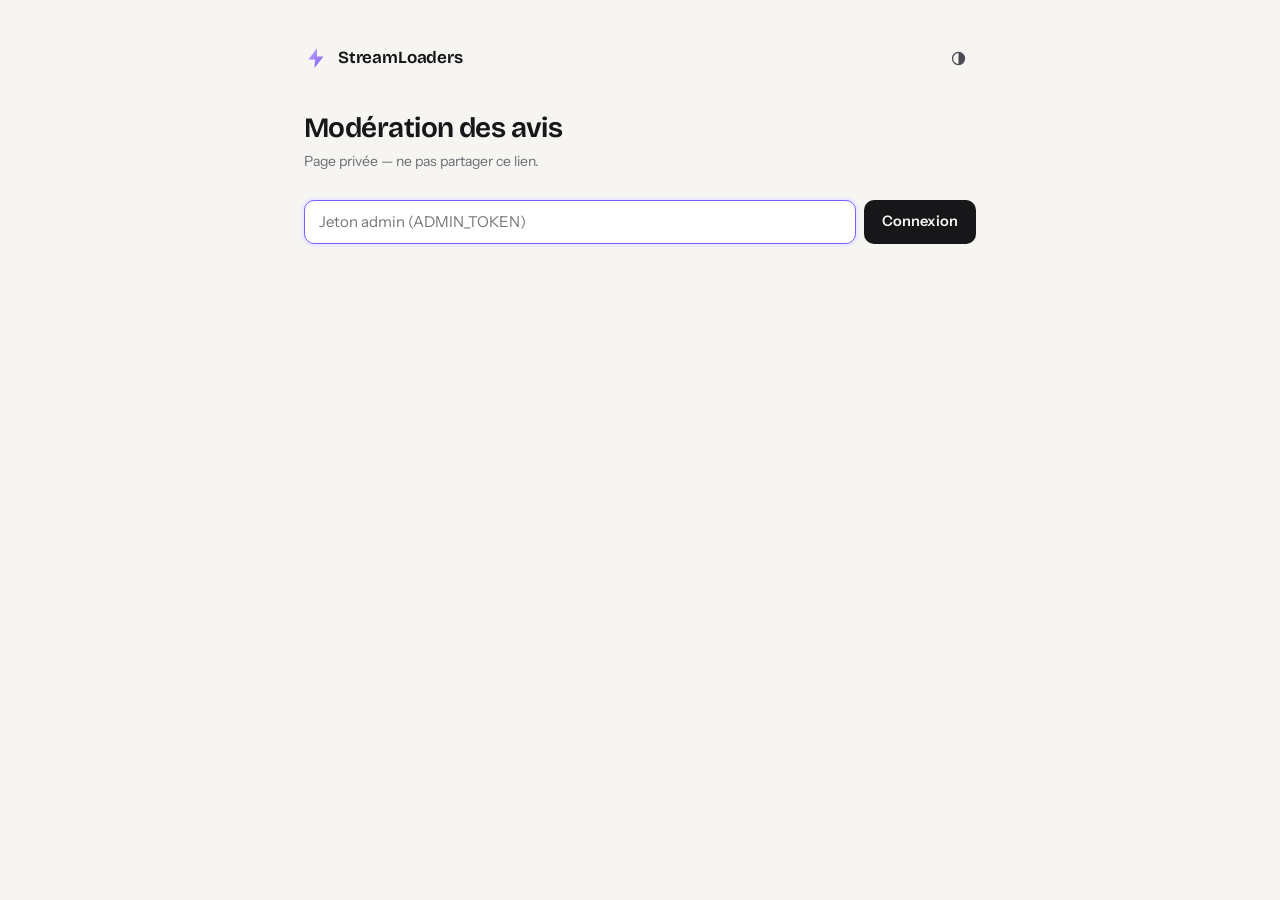
<file: admin-reviews.html>
<!DOCTYPE html>
<html lang="fr">

<head>
  <meta charset="UTF-8">
  <meta name="viewport" content="width=device-width, initial-scale=1.0">
  <meta name="robots" content="noindex, nofollow">

  <title>Modération des avis - StreamLoaders</title>
  
  <!-- Favicon -->
  <link rel="icon" href="/favicon.ico" sizes="48x48">
  <link rel="icon" type="image/svg+xml" href="/favicon.svg">
  <link rel="icon" type="image/png" href="/icons/icon-192.png" sizes="192x192">
  <!-- ===== PERFORMANCE ===== -->
  <link rel="preload" href="/fonts/bricolage_grotesque_latin.woff2" as="font" type="font/woff2" crossorigin>
  <link rel="preload" href="/fonts/instrument_sans_latin.woff2" as="font" type="font/woff2" crossorigin>
  <link rel="stylesheet" href="./assets/legal-shared.css">

  <style>
    /* ─── Admin-specific ──────────────────────────────────────────── */
    .admin-shell {
      max-width: 720px;
      margin: 0 auto;
      padding: 40px 24px 80px;
    }

    @media (max-width: 640px) {
      .admin-shell {
        padding: 24px 16px 56px;
      }
    }

    .admin-header {
      display: flex;
      align-items: center;
      justify-content: space-between;
      gap: 16px;
      margin-bottom: 36px;
    }

    .admin-logo {
      display: inline-flex;
      align-items: center;
      gap: 10px;
      color: var(--text);
      text-decoration: none;
      font-family: var(--font-display);
      font-size: 17px;
      font-weight: 650;
      letter-spacing: -0.01em;
    }

    .admin-logo svg {
      width: 24px;
      height: 24px;
    }

    .admin-title {
      font-family: var(--font-display);
      font-size: 28px;
      font-weight: 650;
      letter-spacing: -0.02em;
      line-height: 1.2;
      margin-bottom: 4px;
    }

    .admin-sub {
      font-size: 14px;
      color: var(--text-muted);
      margin-bottom: 28px;
    }

    /* Token box */
    .token-box {
      display: flex;
      gap: 8px;
      margin-bottom: 20px;
    }

    .token-box input {
      flex: 1;
      height: 44px;
      padding: 0 14px;
      background: var(--surface);
      border: 1px solid var(--border-2);
      border-radius: var(--r-md);
      font-size: 15px;
      color: var(--text);
      outline: none;
      transition: border-color .15s, box-shadow .15s;
    }

    .token-box input:focus {
      border-color: var(--accent);
      box-shadow: 0 0 0 3px var(--accent-soft);
    }

    /* Buttons */
    .btn-primary,
    .btn-ghost,
    .btn-approve,
    .btn-reject {
      height: 44px;
      padding: 0 18px;
      display: inline-flex;
      align-items: center;
      justify-content: center;
      gap: 6px;
      border: none;
      border-radius: var(--r-md);
      font-size: 14.5px;
      font-weight: 600;
      font-family: inherit;
      cursor: pointer;
      transition: opacity .15s, background .15s;
      white-space: nowrap;
    }

    .btn-primary {
      background: var(--text);
      color: var(--bg);
    }

    .btn-primary:hover:not(:disabled) {
      opacity: .86;
    }

    .btn-ghost {
      height: 38px;
      padding: 0 14px;
      background: var(--surface);
      color: var(--text-dim);
      border: 1px solid var(--border-2);
      font-size: 13.5px;
    }

    .btn-ghost:hover:not(:disabled) {
      background: var(--bg-2);
      color: var(--text);
    }

    .btn-approve {
      background: var(--success);
      color: #fff;
      flex: 1;
    }

    .btn-approve:hover:not(:disabled) {
      opacity: .88;
    }

    .btn-reject {
      background: var(--error);
      color: #fff;
      flex: 1;
    }

    .btn-reject:hover:not(:disabled) {
      opacity: .88;
    }

    button:disabled {
      opacity: .5 !important;
      cursor: not-allowed !important;
    }

    /* Toolbar */
    .toolbar {
      display: flex;
      align-items: center;
      justify-content: space-between;
      gap: 12px;
      margin-bottom: 16px;
      flex-wrap: wrap;
    }

    .toolbar small {
      font-size: 13px;
      color: var(--text-muted);
      font-weight: 500;
    }

    .toolbar-actions {
      display: flex;
      gap: 8px;
    }

    /* Status */
    .status {
      font-size: 13.5px;
      margin-bottom: 16px;
      min-height: 20px;
      color: var(--text-dim);
      transition: color .15s;
    }

    .status.err {
      color: var(--error);
    }

    .status.ok {
      color: var(--success);
    }

    /* Cards */
    .card {
      background: var(--surface);
      border: 1px solid var(--border);
      border-radius: var(--r-md);
      box-shadow: var(--shadow-sm);
      padding: 16px 18px;
      margin-bottom: 10px;
      transition: box-shadow .15s;
    }

    .card:hover {
      box-shadow: var(--shadow-md);
    }

    .stars {
      font-size: 15px;
      letter-spacing: 2px;
      color: #F59E0B;
      margin-bottom: 6px;
    }

    .comment {
      font-size: 14.5px;
      color: var(--text);
      line-height: 1.55;
      margin-bottom: 10px;
      white-space: pre-wrap;
      word-break: break-word;
    }

    .comment.empty-comment {
      color: var(--text-muted);
      font-style: italic;
    }

    .meta {
      font-size: 12px;
      color: var(--text-muted);
      margin-bottom: 14px;
      font-family: var(--font-mono);
    }

    .actions {
      display: flex;
      gap: 8px;
    }

    .empty {
      text-align: center;
      padding: 56px 16px;
      color: var(--text-muted);
      font-size: 14px;
    }

    .hidden {
      display: none !important;
    }
  </style>
</head>

<body>

  <div class="admin-shell">
    <div class="admin-header">
      <a href="/" class="admin-logo">
        <svg viewBox="0 0 24 24" fill="none">
          <path d="M13 2L4.5 13.5H11L10.5 22L19.5 10.5H13L13 2Z" fill="url(#g0)" />
          <defs>
            <linearGradient id="g0" x1="4.5" y1="2" x2="19.5" y2="22" gradientUnits="userSpaceOnUse">
              <stop stop-color="#C4A5FF" />
              <stop offset="1" stop-color="#7B5FF5" />
            </linearGradient>
          </defs>
        </svg>
        <span>StreamLoaders</span>
      </a>
      <button class="nav-icon-btn" id="themeBtn" title="Thème" aria-label="Changer de thème">
        <svg viewBox="0 0 24 24" fill="none" stroke="currentColor" stroke-width="1.8" aria-hidden="true">
          <circle cx="12" cy="12" r="8.5" />
          <path d="M12 3.5v17a8.5 8.5 0 0 0 0-17z" fill="currentColor" stroke="none" />
        </svg>
      </button>
    </div>

    <h1 class="admin-title">Modération des avis</h1>
    <p class="admin-sub">Page privée — ne pas partager ce lien.</p>

    <div class="token-box" id="tokenBox">
      <input type="password" id="tokenInput" placeholder="Jeton admin (ADMIN_TOKEN)" autocomplete="off">
      <button class="btn-primary" id="connectBtn">Connexion</button>
    </div>

    <div class="toolbar hidden" id="toolbar">
      <small id="countLabel"></small>
      <div class="toolbar-actions">
        <button class="btn-ghost" id="refreshBtn" type="button">↻ Rafraîchir</button>
        <button class="btn-ghost" id="logoutBtn" type="button">Déconnexion</button>
      </div>
    </div>

    <div class="status" id="status"></div>
    <div id="list"></div>
  </div>

  <script src="./assets/legal-shared.js"></script>

  <script type="module">
    import { ENDPOINTS } from './scripts/config.js';

    const TOKEN_KEY = 'sl_admin_token';
    const $ = (id) => document.getElementById(id);

    const tokenBox = $('tokenBox');
    const toolbar = $('toolbar');
    const tokenInput = $('tokenInput');
    const connectBtn = $('connectBtn');
    const refreshBtn = $('refreshBtn');
    const logoutBtn = $('logoutBtn');
    const countLabel = $('countLabel');
    const statusEl = $('status');
    const listEl = $('list');

    const getToken = () => sessionStorage.getItem(TOKEN_KEY) || '';

    function setStatus(msg, kind = '') {
      statusEl.textContent = msg || '';
      statusEl.className = 'status' + (kind ? ' ' + kind : '');
    }

    function starString(n) {
      const rating = Math.max(0, Math.min(5, Number(n) || 0));
      return '★'.repeat(rating) + '☆'.repeat(5 - rating);
    }

    function escapeHtml(str) {
      const div = document.createElement('div');
      div.textContent = String(str ?? '');
      return div.innerHTML;
    }

    function formatDate(iso) {
      if (!iso) return '';
      const s = String(iso).includes('T') ? iso : String(iso).replace(' ', 'T') + 'Z';
      const d = new Date(s);
      return isNaN(d) ? String(iso) : d.toLocaleString('fr-FR');
    }

    function showConnectedState(connected) {
      tokenBox.classList.toggle('hidden', connected);
      toolbar.classList.toggle('hidden', !connected);
    }

    async function loadPending() {
      const token = getToken();
      if (!token) {
        showConnectedState(false);
        setStatus('Entre le jeton admin pour voir les avis en attente.');
        return;
      }

      showConnectedState(true);
      setStatus('Chargement…');
      listEl.innerHTML = '';

      let res;
      try {
        res = await fetch(ENDPOINTS.reviewsPending, {
          headers: { 'X-Admin-Token': token },
        });
      } catch {
        setStatus('Erreur réseau.', 'err');
        return;
      }

      if (res.status === 401) {
        sessionStorage.removeItem(TOKEN_KEY);
        showConnectedState(false);
        setStatus('Jeton invalide.', 'err');
        return;
      }

      if (!res.ok) {
        setStatus(`Erreur serveur (${res.status}).`, 'err');
        return;
      }

      const data = await res.json().catch(() => ({}));
      const reviews = Array.isArray(data.reviews) ? data.reviews : [];
      setStatus('');
      renderList(reviews);
    }

    function renderList(reviews) {
      countLabel.textContent = reviews.length ? `${reviews.length} avis en attente` : '';

      if (reviews.length === 0) {
        listEl.innerHTML = '<div class="empty">Aucun avis en attente.</div>';
        return;
      }

      listEl.innerHTML = reviews.map((r) => {
        const commentHtml = r.comment
          ? `<div class="comment">${escapeHtml(r.comment)}</div>`
          : `<div class="comment empty-comment">(pas de commentaire)</div>`;

        return `
          <div class="card" data-id="${escapeHtml(r.id)}">
            <div class="stars">${starString(r.rating)}</div>
            ${commentHtml}
            <div class="meta">${escapeHtml(formatDate(r.created_at))}</div>
            <div class="actions">
              <button class="btn-approve" data-action="approve" data-id="${escapeHtml(r.id)}">✓ Approuver</button>
              <button class="btn-reject"  data-action="reject"  data-id="${escapeHtml(r.id)}">✕ Rejeter</button>
            </div>
          </div>
        `;
      }).join('');
    }

    async function moderate(id, action) {
      const token = getToken();
      if (!token) return;

      const card = listEl.querySelector(`.card[data-id="${CSS.escape(String(id))}"]`);
      const buttons = card ? card.querySelectorAll('button') : [];
      buttons.forEach((b) => (b.disabled = true));

      let res;
      try {
        res = await fetch(ENDPOINTS.reviews(id, action), {
          method: 'POST',
          headers: { 'X-Admin-Token': token },
        });
      } catch {
        setStatus('Erreur réseau.', 'err');
        buttons.forEach((b) => (b.disabled = false));
        return;
      }

      if (res.status === 401) {
        sessionStorage.removeItem(TOKEN_KEY);
        showConnectedState(false);
        setStatus('Jeton invalide.', 'err');
        return;
      }
      if (!res.ok) {
        setStatus('Erreur lors de la modération.', 'err');
        buttons.forEach((b) => (b.disabled = false));
        return;
      }

      card?.remove();
      const remaining = listEl.querySelectorAll('.card').length;
      countLabel.textContent = remaining ? `${remaining} avis en attente` : '';
      if (remaining === 0) {
        listEl.innerHTML = '<div class="empty">Aucun avis en attente.</div>';
      }
      setStatus(action === 'approve' ? 'Avis approuvé.' : 'Avis rejeté.', 'ok');
      setTimeout(() => setStatus(''), 2500);
    }

    /* ─── Événements ─────────────────────────────────────────────── */

    connectBtn.addEventListener('click', () => {
      const val = tokenInput.value.trim();
      if (!val) return;
      sessionStorage.setItem(TOKEN_KEY, val);
      tokenInput.value = '';
      loadPending();
    });

    tokenInput.addEventListener('keypress', (e) => {
      if (e.key === 'Enter') connectBtn.click();
    });

    refreshBtn.addEventListener('click', loadPending);

    logoutBtn.addEventListener('click', () => {
      sessionStorage.removeItem(TOKEN_KEY);
      showConnectedState(false);
      setStatus('');
      listEl.innerHTML = '';
      countLabel.textContent = '';
      tokenInput.focus();
    });

    listEl.addEventListener('click', (e) => {
      const btn = e.target.closest('button[data-action]');
      if (!btn) return;
      moderate(btn.dataset.id, btn.dataset.action);
    });

    /* ─── Init ───────────────────────────────────────────────────── */

    if (getToken()) {
      loadPending();
    } else {
      showConnectedState(false);
      tokenInput.focus();
    }
  </script>
</body>

</html>
</file>
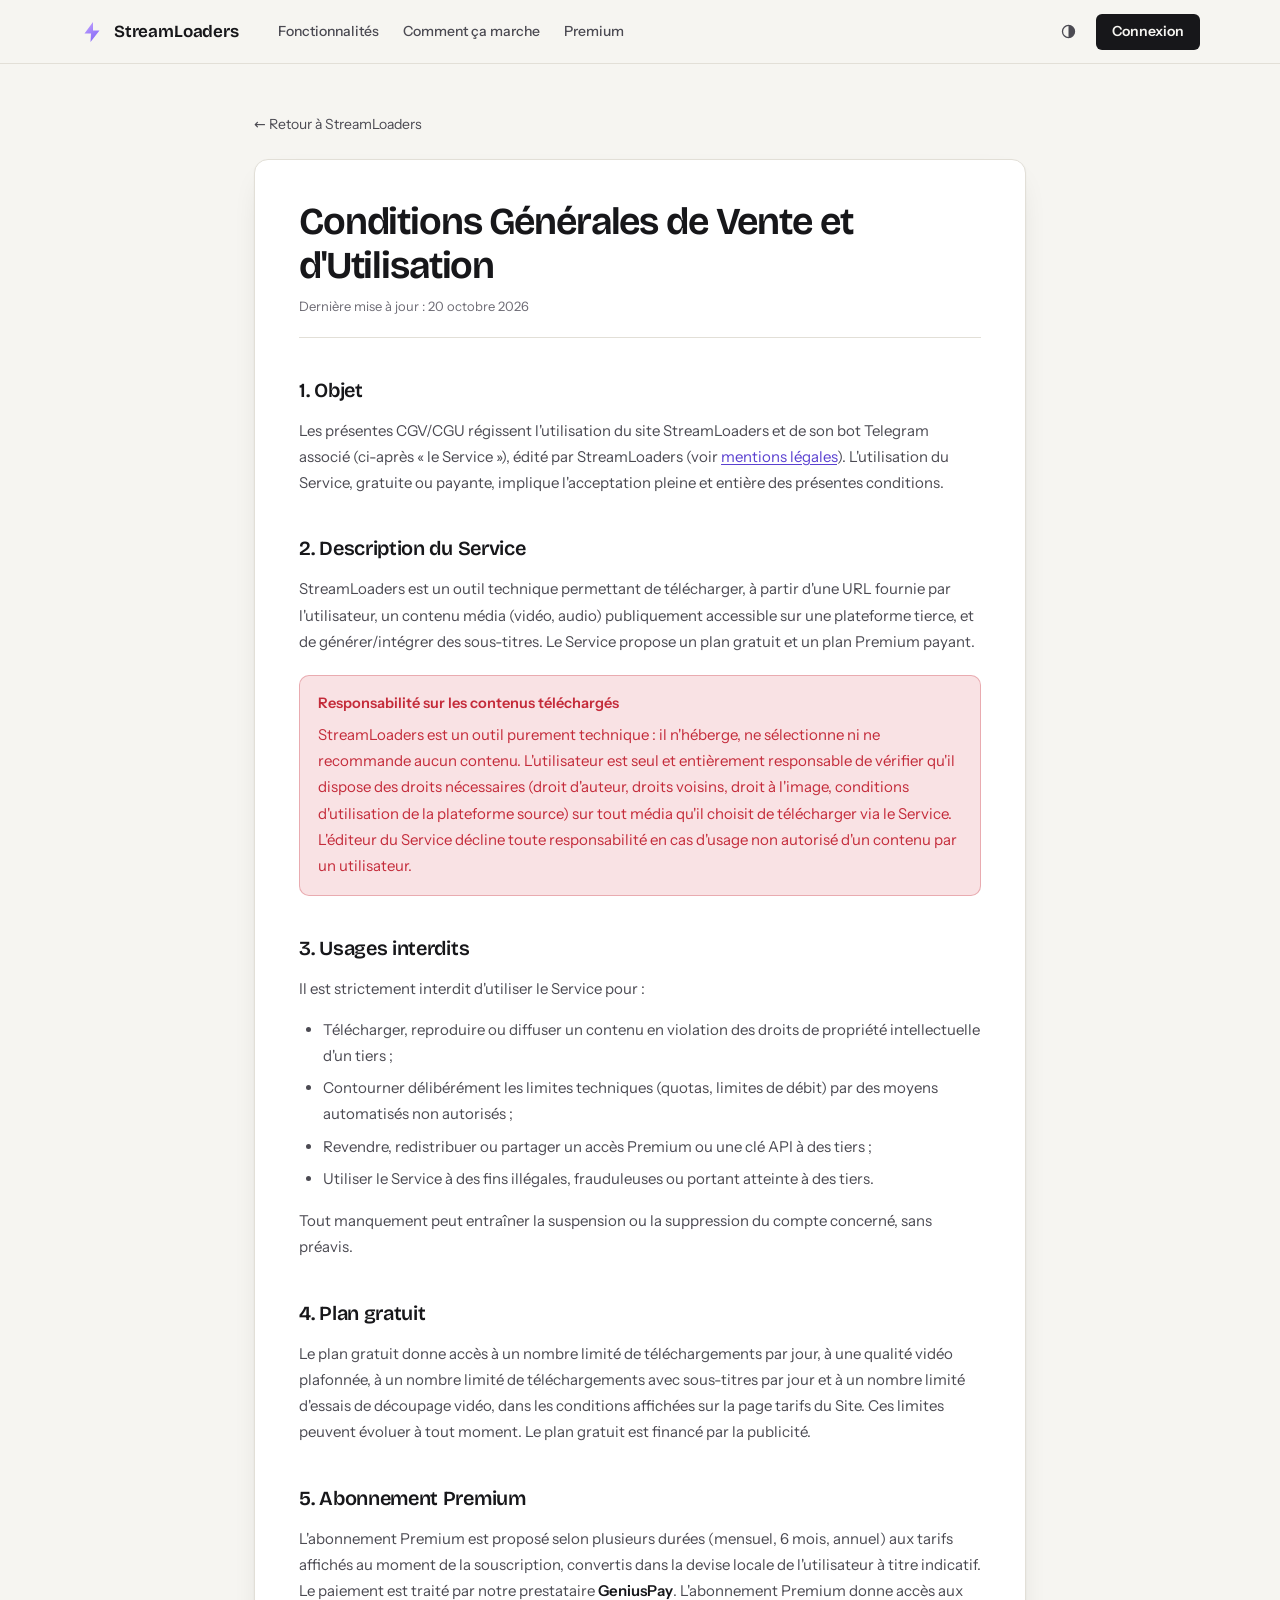
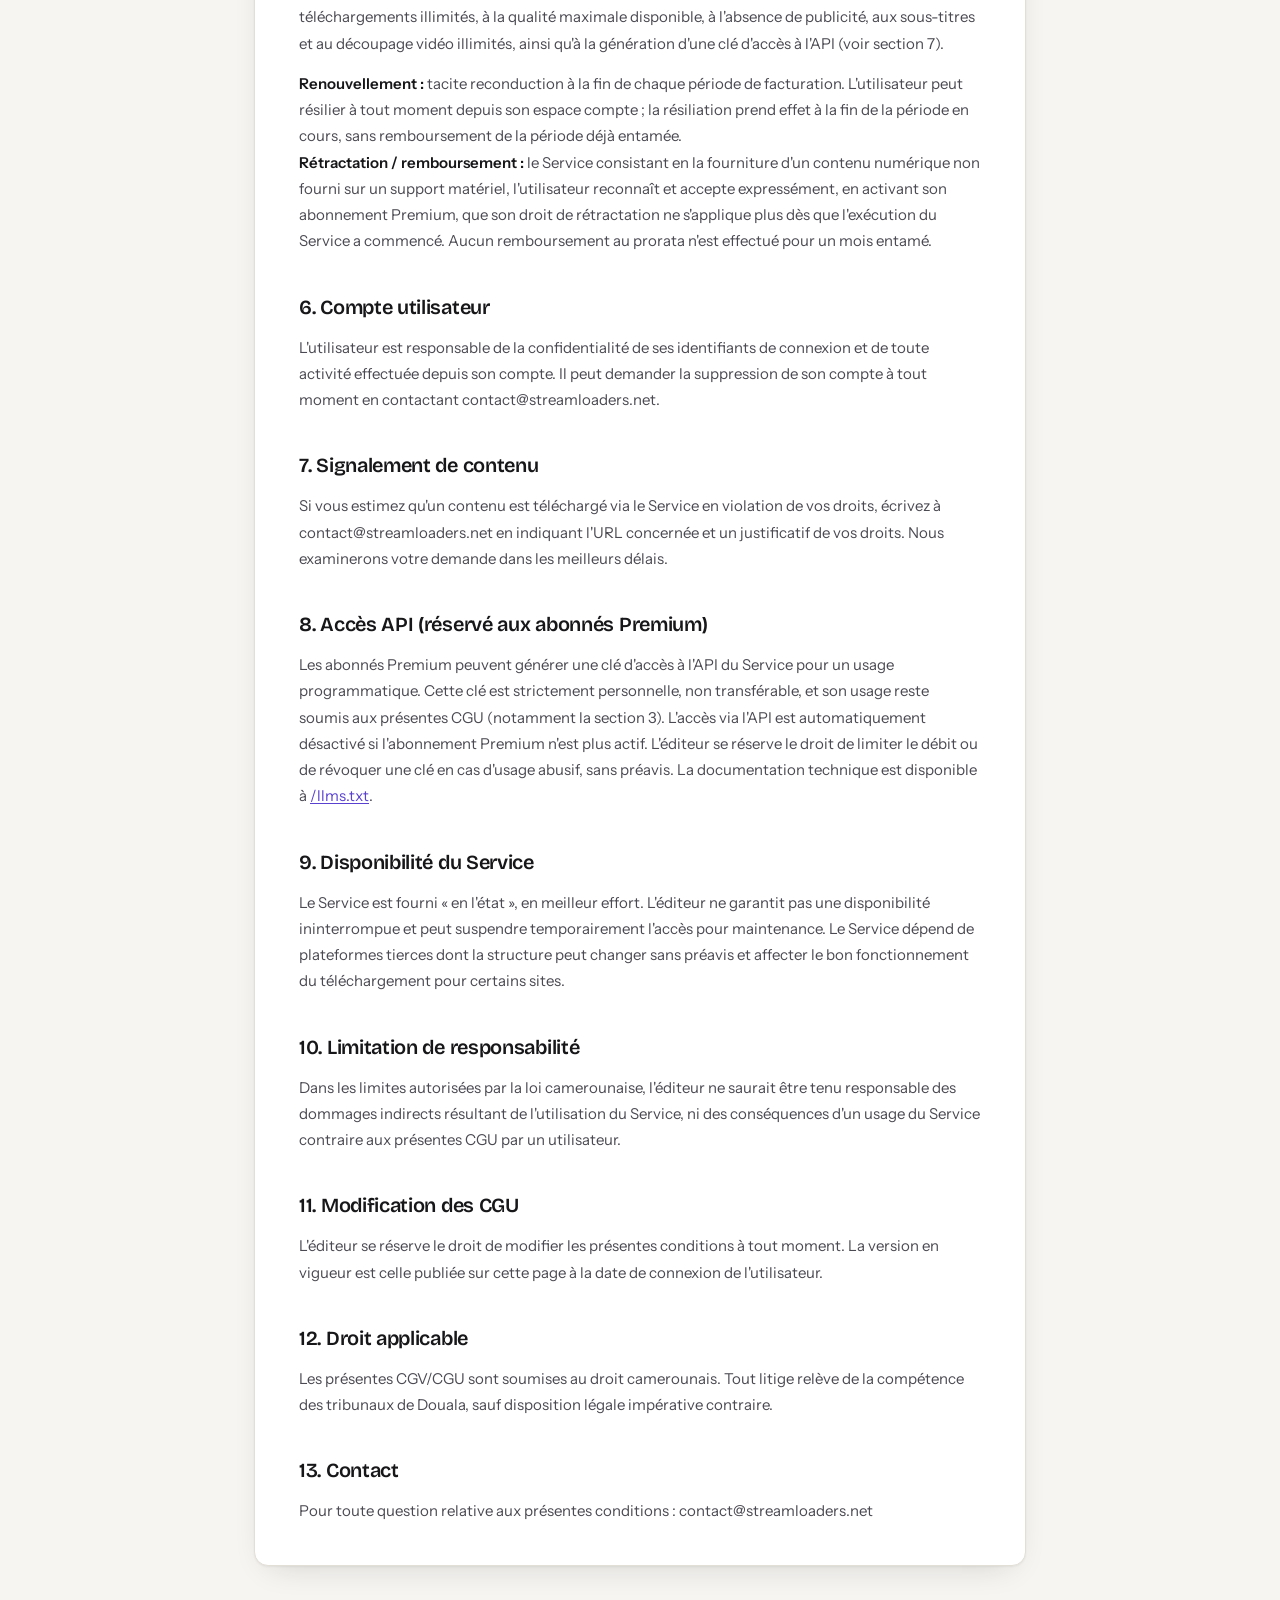
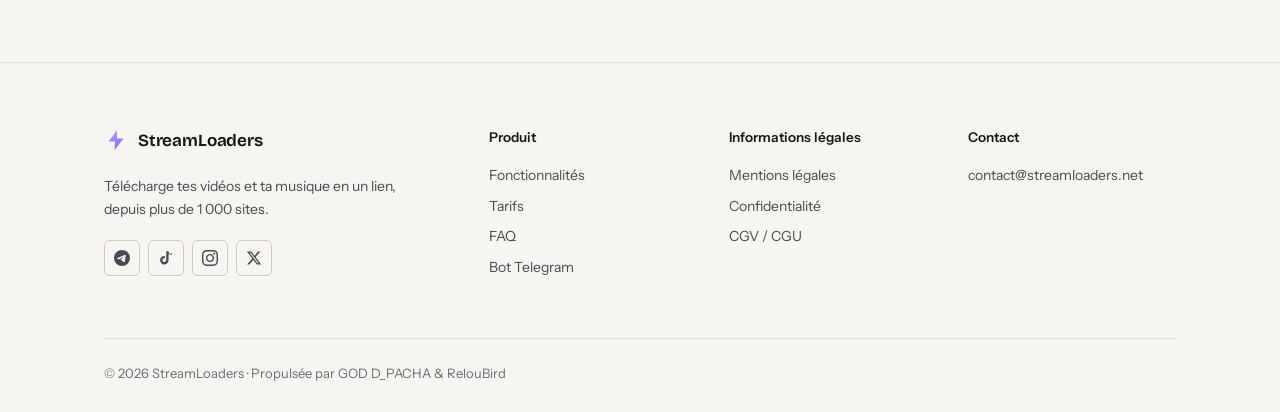
<file: cgv-cgu.html>
<!DOCTYPE html>
<html lang="fr">

<head>
  <meta charset="UTF-8">
  <meta name="viewport" content="width=device-width, initial-scale=1.0">

  <title>CGV / CGU - StreamLoaders</title>
  <meta name="description"
    content="Conditions Générales de Vente et d'Utilisation de StreamLoaders : description du service, plan gratuit, abonnement Premium, usages interdits, responsabilité et droit applicable.">
  <link rel="canonical" href="https://streamloaders.net/cgv-cgu.html">

  <meta property="og:type" content="article">
  <meta property="og:url" content="https://streamloaders.net/cgv-cgu.html">
  <meta property="og:site_name" content="StreamLoaders">
  <meta property="og:title" content="CGV / CGU - StreamLoaders">
  <meta property="og:description" content="Conditions Générales de Vente et d'Utilisation du service StreamLoaders.">
  <meta property="og:locale" content="fr_FR">

  <!-- Favicon -->
  <link rel="icon" href="/favicon.ico" sizes="48x48">
  <link rel="icon" type="image/svg+xml" href="/favicon.svg">
  <link rel="icon" type="image/png" href="/icons/icon-192.png" sizes="192x192">
  
  <!-- ===== PERFORMANCE ===== -->
  <link rel="preload" href="/fonts/bricolage_grotesque_latin.woff2" as="font" type="font/woff2" crossorigin>
  <link rel="preload" href="/fonts/instrument_sans_latin.woff2" as="font" type="font/woff2" crossorigin>
  <link rel="stylesheet" href="./assets/legal-shared.css">
</head>

<body>

  <nav>
    <a class="nav-logo" href="/">
      <svg viewBox="0 0 24 24" fill="none">
        <path d="M13 2L4.5 13.5H11L10.5 22L19.5 10.5H13L13 2Z" fill="url(#g0)" />
        <defs>
          <linearGradient id="g0" x1="4.5" y1="2" x2="19.5" y2="22" gradientUnits="userSpaceOnUse">
            <stop stop-color="#C4A5FF" />
            <stop offset="1" stop-color="#7B5FF5" />
          </linearGradient>
        </defs>
      </svg>
      <span>StreamLoaders</span>
    </a>
    <div class="nav-links">
      <a href="/#features">Fonctionnalités</a>
      <a href="/#how">Comment ça marche</a>
      <a href="/#pricing">Premium</a>
    </div>
    <div class="nav-actions">
      <button class="nav-icon-btn" id="themeBtn" title="Thème" aria-label="Changer de thème">
        <svg viewBox="0 0 24 24" fill="none" stroke="currentColor" stroke-width="1.8" aria-hidden="true">
          <circle cx="12" cy="12" r="8.5" />
          <path d="M12 3.5v17a8.5 8.5 0 0 0 0-17z" fill="currentColor" stroke="none" />
        </svg>
      </button>
      <a class="nav-cta" id="navCta" href="/">Connexion</a>
      <a class="nav-user-chip" id="navUserChip" style="display:none" href="/">
        <div class="nav-avatar" id="navAvatar">?</div>
        <span id="navEmail"></span>
        <span class="plan-badge" id="navPlan" style="display:none">PRO</span>
      </a>
    </div>
  </nav>

  <div class="legal-page">
    <a class="legal-back" href="/">← Retour à StreamLoaders</a>

    <div class="legal-card">
      <h1>Conditions Générales de Vente et d'Utilisation</h1>
      <div class="legal-updated">Dernière mise à jour : 20 octobre 2026</div>

      <h2>1. Objet</h2>
      <p>
        Les présentes CGV/CGU régissent l'utilisation du site StreamLoaders et de son bot Telegram associé
        (ci-après « le Service »), édité par StreamLoaders (voir
        <a href="/mentions-legales.html">mentions légales</a>). L'utilisation du Service, gratuite ou
        payante, implique l'acceptation pleine et entière des présentes conditions.
      </p>

      <h2>2. Description du Service</h2>
      <p>
        StreamLoaders est un outil technique permettant de télécharger, à partir d'une URL fournie par
        l'utilisateur, un contenu média (vidéo, audio) publiquement accessible sur une plateforme tierce,
        et de générer/intégrer des sous-titres. Le Service propose un plan gratuit et un plan Premium payant.
      </p>

      <div class="legal-warn-box">
        <strong>Responsabilité sur les contenus téléchargés</strong>
        <p>
          StreamLoaders est un outil purement technique : il n'héberge, ne sélectionne ni ne recommande
          aucun contenu. L'utilisateur est seul et entièrement responsable de vérifier qu'il dispose des
          droits nécessaires (droit d'auteur, droits voisins, droit à l'image, conditions d'utilisation de
          la plateforme source) sur tout média qu'il choisit de télécharger via le Service. L'éditeur du
          Service décline toute responsabilité en cas d'usage non autorisé d'un contenu par un utilisateur.
        </p>
      </div>

      <h2>3. Usages interdits</h2>
      <p>Il est strictement interdit d'utiliser le Service pour :</p>
      <ul>
        <li>Télécharger, reproduire ou diffuser un contenu en violation des droits de propriété intellectuelle d'un
          tiers ;</li>
        <li>Contourner délibérément les limites techniques (quotas, limites de débit) par des moyens automatisés non
          autorisés ;</li>
        <li>Revendre, redistribuer ou partager un accès Premium ou une clé API à des tiers ;</li>
        <li>Utiliser le Service à des fins illégales, frauduleuses ou portant atteinte à des tiers.</li>
      </ul>
      <p>Tout manquement peut entraîner la suspension ou la suppression du compte concerné, sans préavis.</p>

      <h2>4. Plan gratuit</h2>
      <p>
        Le plan gratuit donne accès à un nombre limité de téléchargements par jour, à une qualité vidéo
        plafonnée, à un nombre limité de téléchargements avec sous-titres par jour et à un nombre limité
        d'essais de découpage vidéo, dans les conditions affichées sur la page tarifs du Site. Ces limites
        peuvent évoluer à tout moment. Le plan gratuit est financé par la publicité.
      </p>

      <h2>5. Abonnement Premium</h2>
      <p>
        L'abonnement Premium est proposé selon plusieurs durées (mensuel, 6 mois, annuel) aux tarifs affichés
        au moment de la souscription, convertis dans la devise locale de l'utilisateur à titre indicatif. Le
        paiement est traité par notre prestataire <strong>GeniusPay</strong>. L'abonnement Premium donne accès
        aux téléchargements illimités, à la qualité maximale disponible, à l'absence de publicité, aux
        sous-titres et au découpage vidéo illimités, ainsi qu'à la génération d'une clé d'accès à l'API (voir
        section 7).
      </p>
      <p>
        <strong>Renouvellement :</strong> tacite reconduction à la fin de chaque période de facturation.
        L'utilisateur peut résilier à tout moment depuis son espace compte ; la résiliation prend effet à la
        fin de la période en cours, sans remboursement de la période déjà entamée.<br>
        <strong>Rétractation / remboursement :</strong> le Service consistant en la fourniture d'un contenu
        numérique non fourni sur un support matériel, l'utilisateur reconnaît et accepte expressément, en
        activant son abonnement Premium, que son droit de rétractation ne s'applique plus dès que
        l'exécution du Service a commencé. Aucun remboursement au prorata n'est effectué pour un mois entamé.
      </p>

      <h2>6. Compte utilisateur</h2>
      <p>
        L'utilisateur est responsable de la confidentialité de ses identifiants de connexion et de toute
        activité effectuée depuis son compte. Il peut demander la suppression de son compte à tout moment en
        contactant contact@streamloaders.net.
      </p>

      <h2>7. Signalement de contenu</h2>
      <p>
        Si vous estimez qu'un contenu est téléchargé via le Service en violation de vos droits,
        écrivez à contact@streamloaders.net en indiquant l'URL concernée et un justificatif de vos
        droits. Nous examinerons votre demande dans les meilleurs délais.
      </p>


      <h2>8. Accès API (réservé aux abonnés Premium)</h2>
      <p>
        Les abonnés Premium peuvent générer une clé d'accès à l'API du Service pour un usage programmatique.
        Cette clé est strictement personnelle, non transférable, et son usage reste soumis aux présentes CGU
        (notamment la section 3). L'accès via l'API est automatiquement désactivé si l'abonnement Premium
        n'est plus actif. L'éditeur se réserve le droit de limiter le débit ou de révoquer une clé en cas
        d'usage abusif, sans préavis. La documentation technique est disponible à
        <a href="/llms.txt">/llms.txt</a>.
      </p>

      <h2>9. Disponibilité du Service</h2>
      <p>
        Le Service est fourni « en l'état », en meilleur effort. L'éditeur ne garantit pas une disponibilité
        ininterrompue et peut suspendre temporairement l'accès pour maintenance. Le Service dépend de
        plateformes tierces dont la structure peut changer sans préavis et affecter le bon fonctionnement du
        téléchargement pour certains sites.
      </p>

      <h2>10. Limitation de responsabilité</h2>
      <p>
        Dans les limites autorisées par la loi camerounaise, l'éditeur ne saurait être tenu responsable des
        dommages indirects résultant de l'utilisation du Service, ni des conséquences d'un usage du Service
        contraire aux présentes CGU par un utilisateur.
      </p>

      <h2>11. Modification des CGU</h2>
      <p>
        L'éditeur se réserve le droit de modifier les présentes conditions à tout moment. La version en
        vigueur est celle publiée sur cette page à la date de connexion de l'utilisateur.
      </p>

      <h2>12. Droit applicable</h2>
      <p>
        Les présentes CGV/CGU sont soumises au droit camerounais. Tout litige relève de la compétence des
        tribunaux de Douala, sauf disposition légale impérative contraire.
      </p>

      <h2>13. Contact</h2>
      <p>Pour toute question relative aux présentes conditions : contact@streamloaders.net</p>
    </div>
  </div>

  <footer>
    <div class="footer-inner">
      <div class="footer-top">
        <div class="footer-brand">
          <a class="nav-logo" href="/">
            <svg viewBox="0 0 24 24" fill="none">
              <path d="M13 2L4.5 13.5H11L10.5 22L19.5 10.5H13L13 2Z" fill="url(#slBoltFootCGV)" />
              <defs>
                <linearGradient id="slBoltFootCGV" x1="4.5" y1="2" x2="19.5" y2="22" gradientUnits="userSpaceOnUse">
                  <stop stop-color="#C4A5FF" />
                  <stop offset="1" stop-color="#7B5FF5" />
                </linearGradient>
              </defs>
            </svg>
            <span>StreamLoaders</span>
          </a>
          <p class="footer-tagline">Télécharge tes vidéos et ta musique en un lien, depuis plus de 1 000 sites.</p>
          <div class="footer-social">
            <a href="https://t.me/StreamLoade_bot" target="_blank" rel="noopener noreferrer" class="social-icon-btn"
              aria-label="Telegram">
              <svg viewBox="0 0 24 24">
                <path
                  d="M11.944 0A12 12 0 0 0 0 12a12 12 0 0 0 12 12 12 12 0 0 0 12-12A12 12 0 0 0 12 0a12 12 0 0 0-.056 0zm4.962 7.224c.1-.002.321.023.465.14a.506.506 0 0 1 .171.325c.016.093.036.306.02.472-.18 1.898-.962 6.502-1.36 8.627-.168.9-.499 1.201-.82 1.23-.696.065-1.225-.46-1.9-.902-1.056-.693-1.653-1.124-2.678-1.8-1.185-.78-.417-1.21.258-1.91.177-.184 3.247-2.977 3.307-3.23.007-.032.014-.15-.056-.212s-.174-.041-.249-.024c-.106.024-1.793 1.14-5.061 3.345-.48.33-.913.49-1.302.48-.428-.008-1.252-.241-1.865-.44-.752-.245-1.349-.374-1.297-.789.027-.216.325-.437.893-.663 3.498-1.524 5.83-2.529 6.998-3.014 3.332-1.386 4.025-1.627 4.476-1.635z" />
              </svg>
            </a>
            <a href="https://www.tiktok.com/@steamloader01" target="_blank" rel="noopener noreferrer"
              class="social-icon-btn" aria-label="TikTok">
              <svg viewBox="0 0 24 24">
                <path
                  d="M19.59 6.69a4.83 4.83 0 0 1-3.77-4.25V2h-3.45v13.67a2.89 2.89 0 0 1-2.88 2.5 2.89 2.89 0 0 1-2.89-2.89 2.89 2.89 0 0 1 2.89-2.89c.28 0 .54.04.79.1V9.01a6.33 6.33 0 0 0-.79-.05 6.34 6.34 0 0 0-6.34 6.34 6.34 6.34 0 0 0 6.34 6.34 6.34 6.34 0 0 0 6.33-6.34l-.01-9.27a8.18 8.18 0 0 0 4.78 1.52v-3.45a4.85 4.85 0 0 1-1-.11z" />
              </svg>
            </a>
            <a href="https://www.instagram.com/streamloader2026" target="_blank" rel="noopener noreferrer"
              class="social-icon-btn" aria-label="Instagram">
              <svg viewBox="0 0 24 24">
                <path
                  d="M12 2.163c3.204 0 3.584.012 4.85.07 3.252.148 4.771 1.691 4.919 4.919.058 1.265.069 1.645.069 4.849 0 3.205-.012 3.584-.069 4.849-.149 3.225-1.664 4.771-4.919 4.919-1.266.058-1.644.07-4.85.07-3.204 0-3.584-.012-4.849-.07-3.26-.149-4.771-1.699-4.919-4.92-.058-1.265-.07-1.644-.07-4.849 0-3.204.013-3.583.07-4.849.149-3.227 1.664-4.771 4.919-4.919 1.266-.057 1.645-.069 4.849-.069zm0-2.163c-3.259 0-3.667.014-4.947.072-4.358.2-6.78 2.618-6.98 6.98-.059 1.281-.073 1.689-.073 4.948 0 3.259.014 3.668.072 4.948.2 4.358 2.618 6.78 6.98 6.98 1.281.058 1.689.072 4.948.072 3.259 0 3.668-.014 4.948-.072 4.354-.2 6.782-2.618 6.979-6.98.059-1.28.073-1.689.073-4.948 0-3.259-.014-3.667-.072-4.947-.196-4.354-2.617-6.78-6.979-6.98-1.281-.059-1.69-.073-4.949-.073zm0 5.838c-3.403 0-6.162 2.759-6.162 6.162s2.759 6.163 6.162 6.163 6.162-2.759 6.162-6.163c0-3.403-2.759-6.162-6.162-6.162zm0 10.162c-2.209 0-4-1.79-4-4 0-2.209 1.791-4 4-4s4 1.791 4 4c0 2.21-1.791 4-4 4zm6.406-11.845c-.796 0-1.441.645-1.441 1.44s.645 1.44 1.441 1.44c.795 0 1.439-.645 1.439-1.44s-.644-1.44-1.439-1.44z" />
              </svg>
            </a>
            <a href="https://x.com/streamloader" target="_blank" rel="noopener noreferrer" class="social-icon-btn"
              aria-label="X (Twitter)">
              <svg viewBox="0 0 24 24">
                <path
                  d="M18.244 2.25h3.308l-7.227 8.26 8.502 11.24H16.17l-5.214-6.817L4.99 21.75H1.68l7.73-8.835L1.254 2.25H8.08l4.713 6.231zm-1.161 17.52h1.833L7.084 4.126H5.117z" />
              </svg>
            </a>
          </div>
        </div>
        <div class="footer-col">
          <h3>Produit</h3>
          <a href="/#features">Fonctionnalités</a>
          <a href="/#pricing">Tarifs</a>
          <a href="/#faq">FAQ</a>
          <a href="https://t.me/StreamLoade_bot" target="_blank" rel="noopener noreferrer">Bot Telegram</a>
        </div>
        <div class="footer-col">
          <h3>Informations légales</h3>
          <a href="/mentions-legales.html">Mentions légales</a>
          <a href="/confidentialite.html">Confidentialité</a>
          <a href="/cgv-cgu.html">CGV / CGU</a>
        </div>
        <div class="footer-col">
          <h3>Contact</h3>
          <a href="mailto:contact@streamloaders.net">contact@streamloaders.net</a>
        </div>
      </div>
      <div class="footer-bottom">
        <span>© 2026 StreamLoaders · Propulsée par GOD D_PACHA & RelouBird</span>
      </div>
    </div>
  </footer>

  <script src="./assets/legal-shared.js"></script>
</body>

</html>
</file>
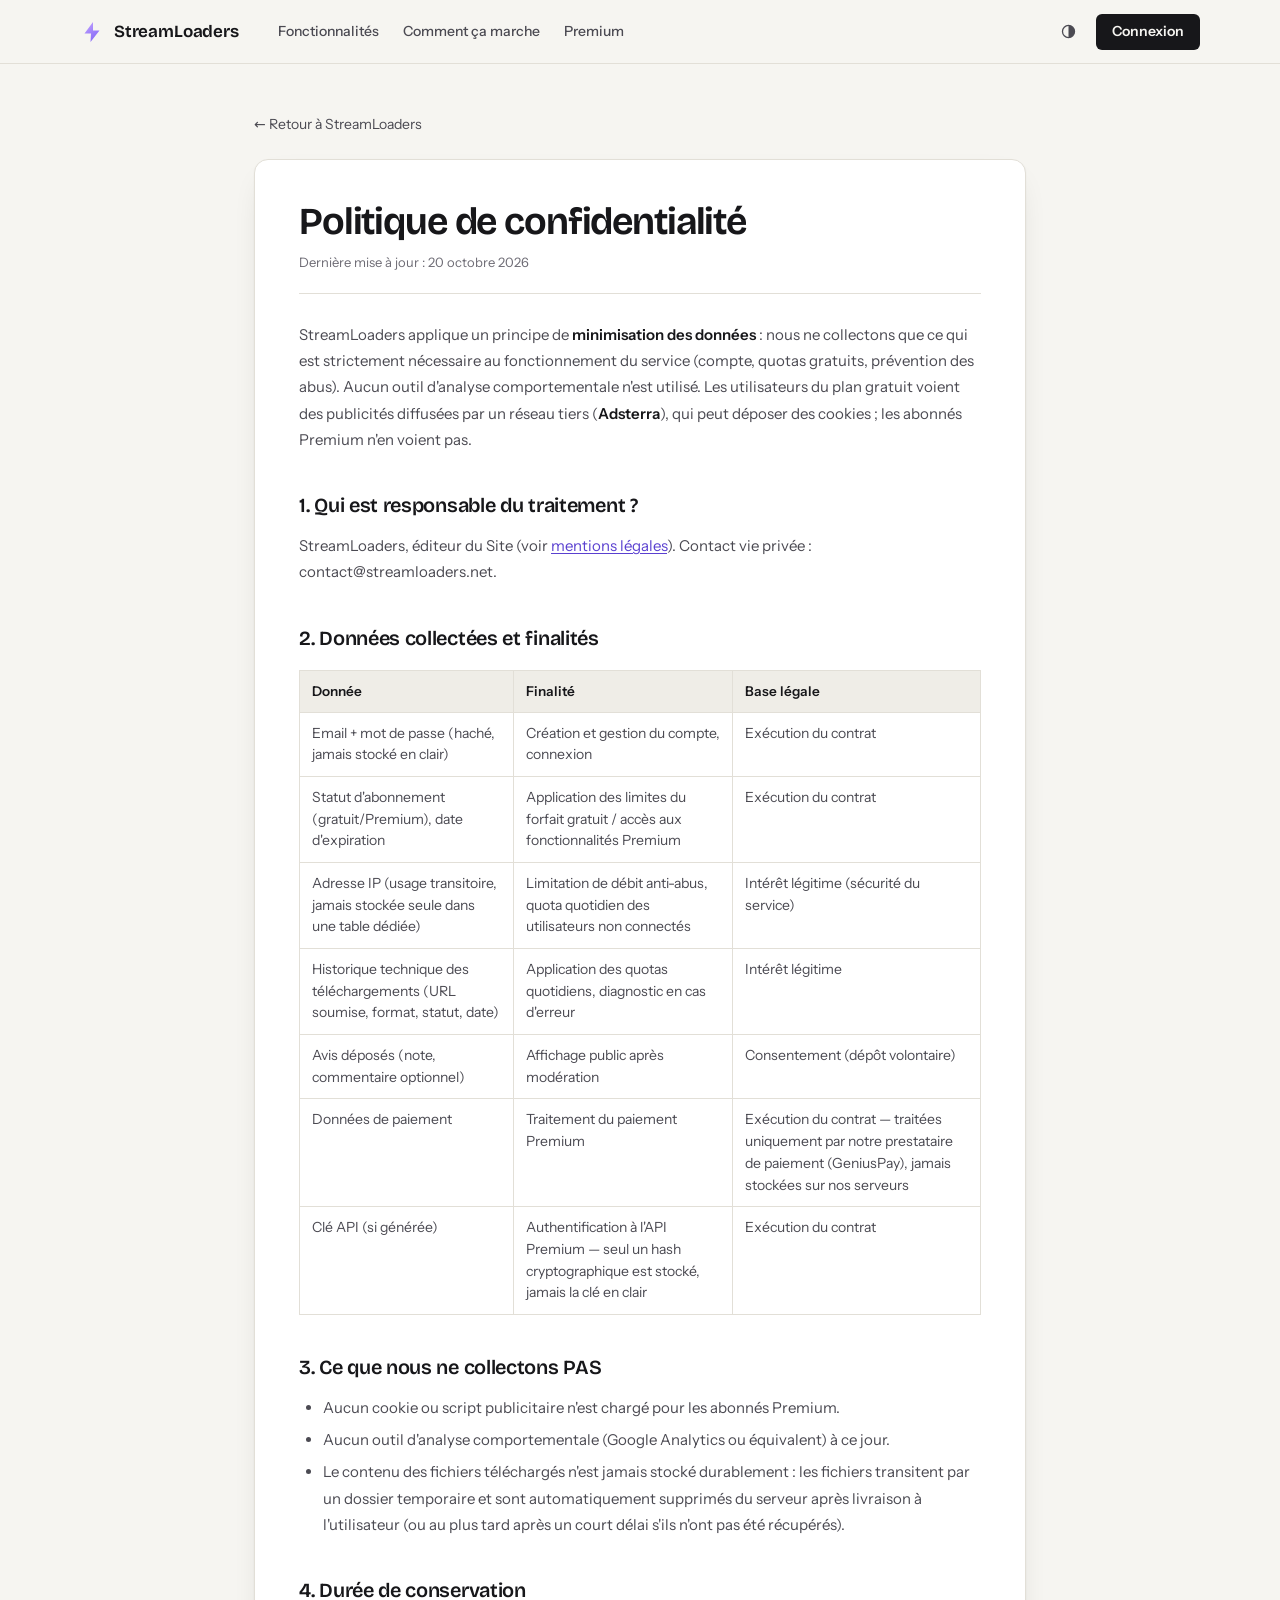
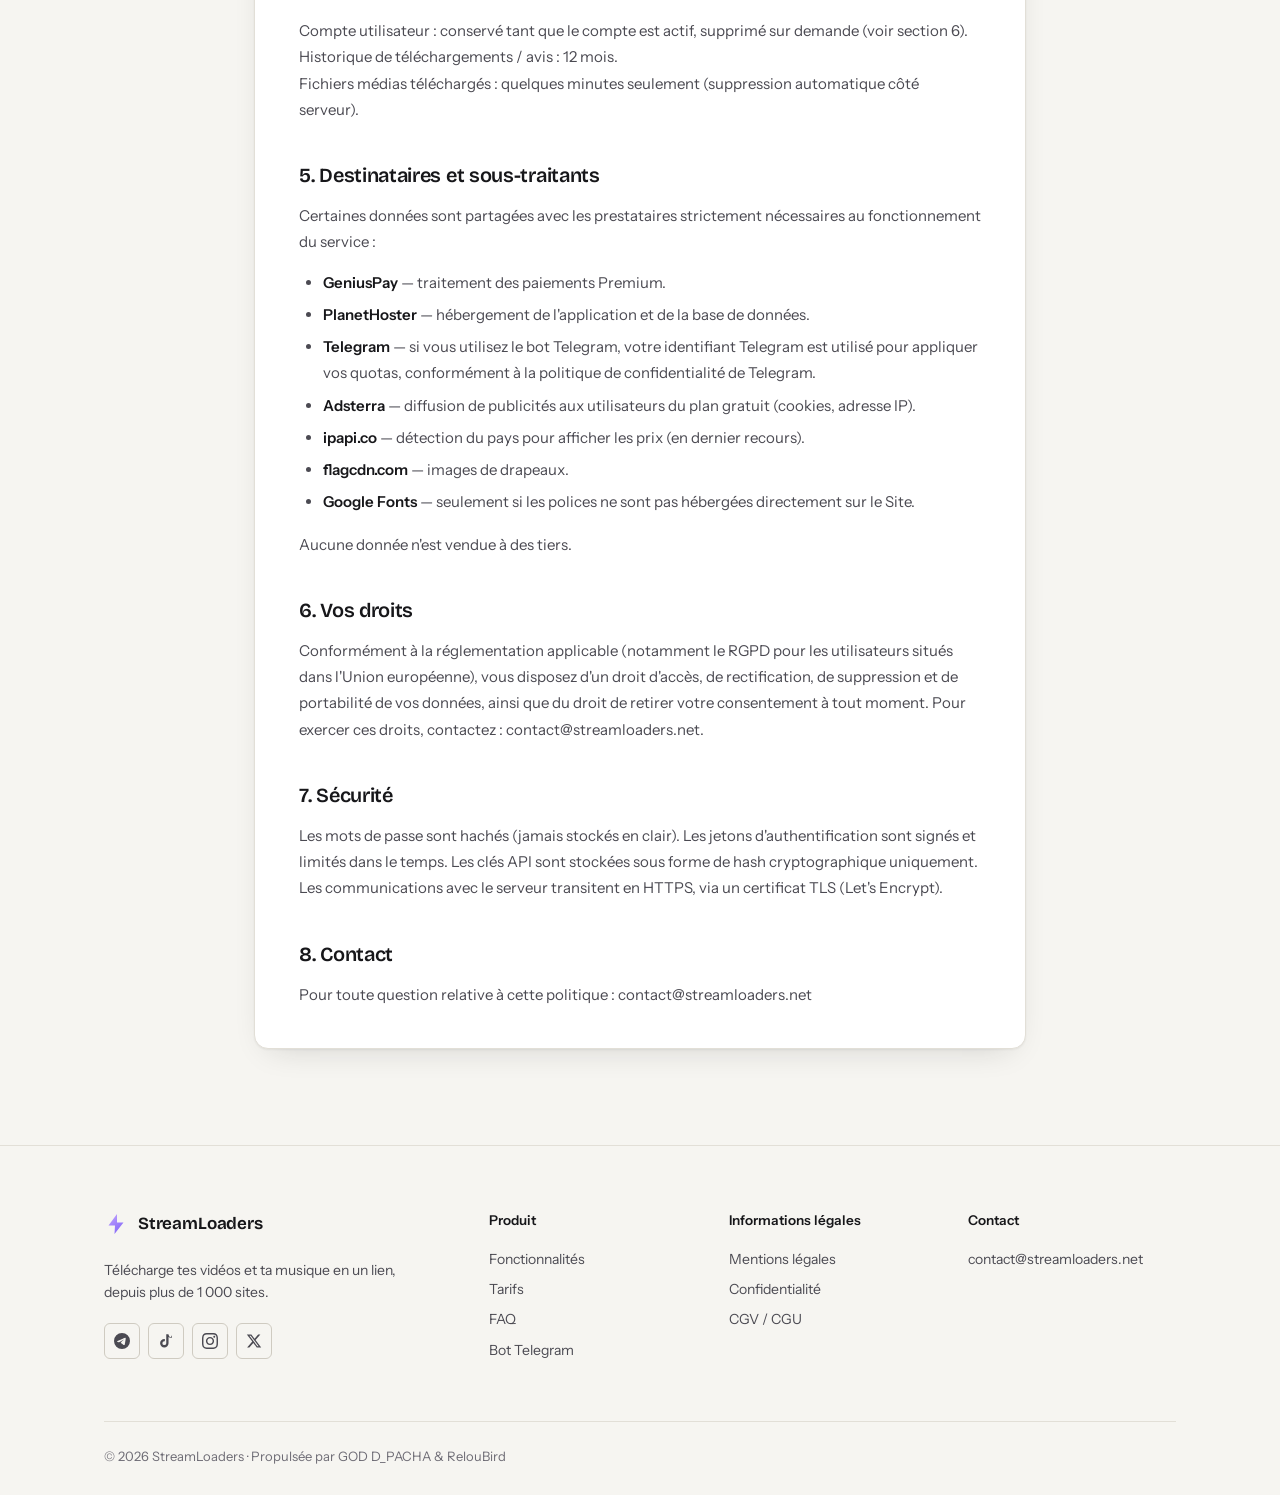
<file: confidentialite.html>
<!DOCTYPE html>
<html lang="fr">

<head>
  <meta charset="UTF-8">
  <meta name="viewport" content="width=device-width, initial-scale=1.0">

  <title>Politique de confidentialité - StreamLoaders</title>
  <meta name="description"
    content="Politique de confidentialité de StreamLoaders : données collectées, finalités, durées de conservation, sous-traitants et droits des utilisateurs (RGPD).">
  <link rel="canonical" href="https://streamloaders.net/confidentialite.html">

  <meta property="og:type" content="article">
  <meta property="og:url" content="https://streamloaders.net/confidentialite.html">
  <meta property="og:site_name" content="StreamLoaders">
  <meta property="og:title" content="Politique de confidentialité — StreamLoaders">
  <meta property="og:description"
    content="Comment StreamLoaders protège vos données : minimisation, aucune publicité ciblée, aucune vente à des tiers.">
  <meta property="og:locale" content="fr_FR">

  <!-- Favicon -->
  <link rel="icon" href="/favicon.ico" sizes="48x48">
  <link rel="icon" type="image/svg+xml" href="/favicon.svg">
  <link rel="icon" type="image/png" href="/icons/icon-192.png" sizes="192x192">

  <!-- ===== PERFORMANCE ===== -->
  <link rel="preload" href="/fonts/bricolage_grotesque_latin.woff2" as="font" type="font/woff2" crossorigin>
  <link rel="preload" href="/fonts/instrument_sans_latin.woff2" as="font" type="font/woff2" crossorigin>
  <link rel="stylesheet" href="./assets/legal-shared.css">
</head>

<body>

  <nav>
    <a class="nav-logo" href="/">
      <svg viewBox="0 0 24 24" fill="none">
        <path d="M13 2L4.5 13.5H11L10.5 22L19.5 10.5H13L13 2Z" fill="url(#g0)" />
        <defs>
          <linearGradient id="g0" x1="4.5" y1="2" x2="19.5" y2="22" gradientUnits="userSpaceOnUse">
            <stop stop-color="#C4A5FF" />
            <stop offset="1" stop-color="#7B5FF5" />
          </linearGradient>
        </defs>
      </svg>
      <span>StreamLoaders</span>
    </a>
    <div class="nav-links">
      <a href="/#features">Fonctionnalités</a>
      <a href="/#how">Comment ça marche</a>
      <a href="/#pricing">Premium</a>
    </div>
    <div class="nav-actions">
      <button class="nav-icon-btn" id="themeBtn" title="Thème" aria-label="Changer de thème">
        <svg viewBox="0 0 24 24" fill="none" stroke="currentColor" stroke-width="1.8" aria-hidden="true">
          <circle cx="12" cy="12" r="8.5" />
          <path d="M12 3.5v17a8.5 8.5 0 0 0 0-17z" fill="currentColor" stroke="none" />
        </svg>
      </button>
      <a class="nav-cta" id="navCta" href="/">Connexion</a>
      <a class="nav-user-chip" id="navUserChip" style="display:none" href="/">
        <div class="nav-avatar" id="navAvatar">?</div>
        <span id="navEmail"></span>
        <span class="plan-badge" id="navPlan" style="display:none">PRO</span>
      </a>
    </div>
  </nav>

  <div class="legal-page">
    <a class="legal-back" href="/">← Retour à StreamLoaders</a>

    <div class="legal-card">
      <h1>Politique de confidentialité</h1>
      <div class="legal-updated">Dernière mise à jour : 20 octobre 2026</div>

      <p class="legal-intro">
        StreamLoaders applique un principe de <strong>minimisation des données</strong> : nous ne collectons
        que ce qui est strictement nécessaire au fonctionnement du service (compte, quotas gratuits,
        prévention des abus). Aucun outil d'analyse comportementale n'est utilisé. Les utilisateurs du plan
        gratuit voient des publicités diffusées par un réseau tiers (<strong>Adsterra</strong>), qui peut
        déposer des cookies ; les abonnés Premium n'en voient pas.
      </p>

      <h2>1. Qui est responsable du traitement ?</h2>
      <p>
        StreamLoaders, éditeur du Site (voir <a href="./mentions-legales.html">mentions légales</a>).
        Contact vie privée : contact@streamloaders.net.
      </p>

      <h2>2. Données collectées et finalités</h2>
      <table>
        <thead>
          <tr>
            <th>Donnée</th>
            <th>Finalité</th>
            <th>Base légale</th>
          </tr>
        </thead>
        <tbody>
          <tr>
            <td>Email + mot de passe (haché, jamais stocké en clair)</td>
            <td>Création et gestion du compte, connexion</td>
            <td>Exécution du contrat</td>
          </tr>
          <tr>
            <td>Statut d'abonnement (gratuit/Premium), date d'expiration</td>
            <td>Application des limites du forfait gratuit / accès aux fonctionnalités Premium</td>
            <td>Exécution du contrat</td>
          </tr>
          <tr>
            <td>Adresse IP (usage transitoire, jamais stockée seule dans une table dédiée)</td>
            <td>Limitation de débit anti-abus, quota quotidien des utilisateurs non connectés</td>
            <td>Intérêt légitime (sécurité du service)</td>
          </tr>
          <tr>
            <td>Historique technique des téléchargements (URL soumise, format, statut, date)</td>
            <td>Application des quotas quotidiens, diagnostic en cas d'erreur</td>
            <td>Intérêt légitime</td>
          </tr>
          <tr>
            <td>Avis déposés (note, commentaire optionnel)</td>
            <td>Affichage public après modération</td>
            <td>Consentement (dépôt volontaire)</td>
          </tr>
          <tr>
            <td>Données de paiement</td>
            <td>Traitement du paiement Premium</td>
            <td>Exécution du contrat — traitées uniquement par notre prestataire de paiement (GeniusPay), jamais
              stockées sur nos serveurs</td>
          </tr>
          <tr>
            <td>Clé API (si générée)</td>
            <td>Authentification à l'API Premium — seul un hash cryptographique est stocké, jamais la clé en clair</td>
            <td>Exécution du contrat</td>
          </tr>
        </tbody>
      </table>

      <h2>3. Ce que nous ne collectons PAS</h2>
      <ul>
        <li>Aucun cookie ou script publicitaire n'est chargé pour les abonnés Premium.</li>
        <li>Aucun outil d'analyse comportementale (Google Analytics ou équivalent) à ce jour.</li>
        <li>Le contenu des fichiers téléchargés n'est jamais stocké durablement : les fichiers transitent
          par un dossier temporaire et sont automatiquement supprimés du serveur après livraison à
          l'utilisateur (ou au plus tard après un court délai s'ils n'ont pas été récupérés).</li>
      </ul>

      <h2>4. Durée de conservation</h2>
      <p>
        Compte utilisateur : conservé tant que le compte est actif, supprimé sur demande (voir section 6).<br>
        Historique de téléchargements / avis : 12 mois.<br>
        Fichiers médias téléchargés : quelques minutes seulement (suppression automatique côté serveur).
      </p>

      <h2>5. Destinataires et sous-traitants</h2>
      <p>Certaines données sont partagées avec les prestataires strictement nécessaires au fonctionnement du service :
      </p>
      <ul>
        <li><strong>GeniusPay</strong> — traitement des paiements Premium.</li>
        <li><strong>PlanetHoster</strong> — hébergement de l'application et de la base de données.</li>
        <li><strong>Telegram</strong> — si vous utilisez le bot Telegram, votre identifiant Telegram est utilisé pour
          appliquer vos quotas, conformément à la politique de confidentialité de Telegram.</li>
        <li><strong>Adsterra</strong> — diffusion de publicités aux utilisateurs du plan gratuit (cookies, adresse IP).
        </li>
        <li><strong>ipapi.co</strong> — détection du pays pour afficher les prix (en dernier recours).</li>
        <li><strong>flagcdn.com</strong> — images de drapeaux.</li>
        <li><strong>Google Fonts</strong> — seulement si les polices ne sont pas hébergées directement sur le Site.</li>
      </ul>
      <p>Aucune donnée n'est vendue à des tiers.</p>

      <h2>6. Vos droits</h2>
      <p>
        Conformément à la réglementation applicable (notamment le RGPD pour les utilisateurs situés dans
        l'Union européenne), vous disposez d'un droit d'accès, de rectification, de suppression et de
        portabilité de vos données, ainsi que du droit de retirer votre consentement à tout moment. Pour
        exercer ces droits, contactez : contact@streamloaders.net.
      </p>

      <h2>7. Sécurité</h2>
      <p>
        Les mots de passe sont hachés (jamais stockés en clair). Les jetons d'authentification sont signés
        et limités dans le temps. Les clés API sont stockées sous forme de hash cryptographique uniquement.
        Les communications avec le serveur transitent en HTTPS, via un certificat TLS
        (Let's Encrypt).
      </p>

      <h2>8. Contact</h2>
      <p>Pour toute question relative à cette politique : contact@streamloaders.net</p>
    </div>
  </div>

  <footer>
    <div class="footer-inner">
      <div class="footer-top">
        <div class="footer-brand">
          <a class="nav-logo" href="/">
            <svg viewBox="0 0 24 24" fill="none">
              <path d="M13 2L4.5 13.5H11L10.5 22L19.5 10.5H13L13 2Z" fill="url(#slBoltFootPriv)" />
              <defs>
                <linearGradient id="slBoltFootPriv" x1="4.5" y1="2" x2="19.5" y2="22" gradientUnits="userSpaceOnUse">
                  <stop stop-color="#C4A5FF" />
                  <stop offset="1" stop-color="#7B5FF5" />
                </linearGradient>
              </defs>
            </svg>
            <span>StreamLoaders</span>
          </a>
          <p class="footer-tagline">Télécharge tes vidéos et ta musique en un lien, depuis plus de 1 000 sites.</p>
          <div class="footer-social">
            <a href="https://t.me/StreamLoade_bot" target="_blank" rel="noopener noreferrer" class="social-icon-btn"
              aria-label="Telegram">
              <svg viewBox="0 0 24 24">
                <path
                  d="M11.944 0A12 12 0 0 0 0 12a12 12 0 0 0 12 12 12 12 0 0 0 12-12A12 12 0 0 0 12 0a12 12 0 0 0-.056 0zm4.962 7.224c.1-.002.321.023.465.14a.506.506 0 0 1 .171.325c.016.093.036.306.02.472-.18 1.898-.962 6.502-1.36 8.627-.168.9-.499 1.201-.82 1.23-.696.065-1.225-.46-1.9-.902-1.056-.693-1.653-1.124-2.678-1.8-1.185-.78-.417-1.21.258-1.91.177-.184 3.247-2.977 3.307-3.23.007-.032.014-.15-.056-.212s-.174-.041-.249-.024c-.106.024-1.793 1.14-5.061 3.345-.48.33-.913.49-1.302.48-.428-.008-1.252-.241-1.865-.44-.752-.245-1.349-.374-1.297-.789.027-.216.325-.437.893-.663 3.498-1.524 5.83-2.529 6.998-3.014 3.332-1.386 4.025-1.627 4.476-1.635z" />
              </svg>
            </a>
            <a href="https://www.tiktok.com/@steamloader01" target="_blank" rel="noopener noreferrer"
              class="social-icon-btn" aria-label="TikTok">
              <svg viewBox="0 0 24 24">
                <path
                  d="M19.59 6.69a4.83 4.83 0 0 1-3.77-4.25V2h-3.45v13.67a2.89 2.89 0 0 1-2.88 2.5 2.89 2.89 0 0 1-2.89-2.89 2.89 2.89 0 0 1 2.89-2.89c.28 0 .54.04.79.1V9.01a6.33 6.33 0 0 0-.79-.05 6.34 6.34 0 0 0-6.34 6.34 6.34 6.34 0 0 0 6.34 6.34 6.34 6.34 0 0 0 6.33-6.34l-.01-9.27a8.18 8.18 0 0 0 4.78 1.52v-3.45a4.85 4.85 0 0 1-1-.11z" />
              </svg>
            </a>
            <a href="https://www.instagram.com/streamloader2026" target="_blank" rel="noopener noreferrer"
              class="social-icon-btn" aria-label="Instagram">
              <svg viewBox="0 0 24 24">
                <path
                  d="M12 2.163c3.204 0 3.584.012 4.85.07 3.252.148 4.771 1.691 4.919 4.919.058 1.265.069 1.645.069 4.849 0 3.205-.012 3.584-.069 4.849-.149 3.225-1.664 4.771-4.919 4.919-1.266.058-1.644.07-4.85.07-3.204 0-3.584-.012-4.849-.07-3.26-.149-4.771-1.699-4.919-4.92-.058-1.265-.07-1.644-.07-4.849 0-3.204.013-3.583.07-4.849.149-3.227 1.664-4.771 4.919-4.919 1.266-.057 1.645-.069 4.849-.069zm0-2.163c-3.259 0-3.667.014-4.947.072-4.358.2-6.78 2.618-6.98 6.98-.059 1.281-.073 1.689-.073 4.948 0 3.259.014 3.668.072 4.948.2 4.358 2.618 6.78 6.98 6.98 1.281.058 1.689.072 4.948.072 3.259 0 3.668-.014 4.948-.072 4.354-.2 6.782-2.618 6.979-6.98.059-1.28.073-1.689.073-4.948 0-3.259-.014-3.667-.072-4.947-.196-4.354-2.617-6.78-6.979-6.98-1.281-.059-1.69-.073-4.949-.073zm0 5.838c-3.403 0-6.162 2.759-6.162 6.162s2.759 6.163 6.162 6.163 6.162-2.759 6.162-6.163c0-3.403-2.759-6.162-6.162-6.162zm0 10.162c-2.209 0-4-1.79-4-4 0-2.209 1.791-4 4-4s4 1.791 4 4c0 2.21-1.791 4-4 4zm6.406-11.845c-.796 0-1.441.645-1.441 1.44s.645 1.44 1.441 1.44c.795 0 1.439-.645 1.439-1.44s-.644-1.44-1.439-1.44z" />
              </svg>
            </a>
            <a href="https://x.com/streamloader" target="_blank" rel="noopener noreferrer" class="social-icon-btn"
              aria-label="X (Twitter)">
              <svg viewBox="0 0 24 24">
                <path
                  d="M18.244 2.25h3.308l-7.227 8.26 8.502 11.24H16.17l-5.214-6.817L4.99 21.75H1.68l7.73-8.835L1.254 2.25H8.08l4.713 6.231zm-1.161 17.52h1.833L7.084 4.126H5.117z" />
              </svg>
            </a>
          </div>
        </div>
        <div class="footer-col">
          <h3>Produit</h3>
          <a href="/#features">Fonctionnalités</a>
          <a href="/#pricing">Tarifs</a>
          <a href="/#faq">FAQ</a>
          <a href="https://t.me/StreamLoade_bot" target="_blank" rel="noopener noreferrer">Bot Telegram</a>
        </div>
        <div class="footer-col">
          <h3>Informations légales</h3>
          <a href="/mentions-legales.html">Mentions légales</a>
          <a href="/confidentialite.html">Confidentialité</a>
          <a href="/cgv-cgu.html">CGV / CGU</a>
        </div>
        <div class="footer-col">
          <h3>Contact</h3>
          <a href="mailto:contact@streamloaders.net">contact@streamloaders.net</a>
        </div>
      </div>
      <div class="footer-bottom">
        <span>© 2026 StreamLoaders · Propulsée par GOD D_PACHA & RelouBird</span>
      </div>
    </div>
  </footer>

  <script src="./assets/legal-shared.js"></script>
</body>

</html>
</file>
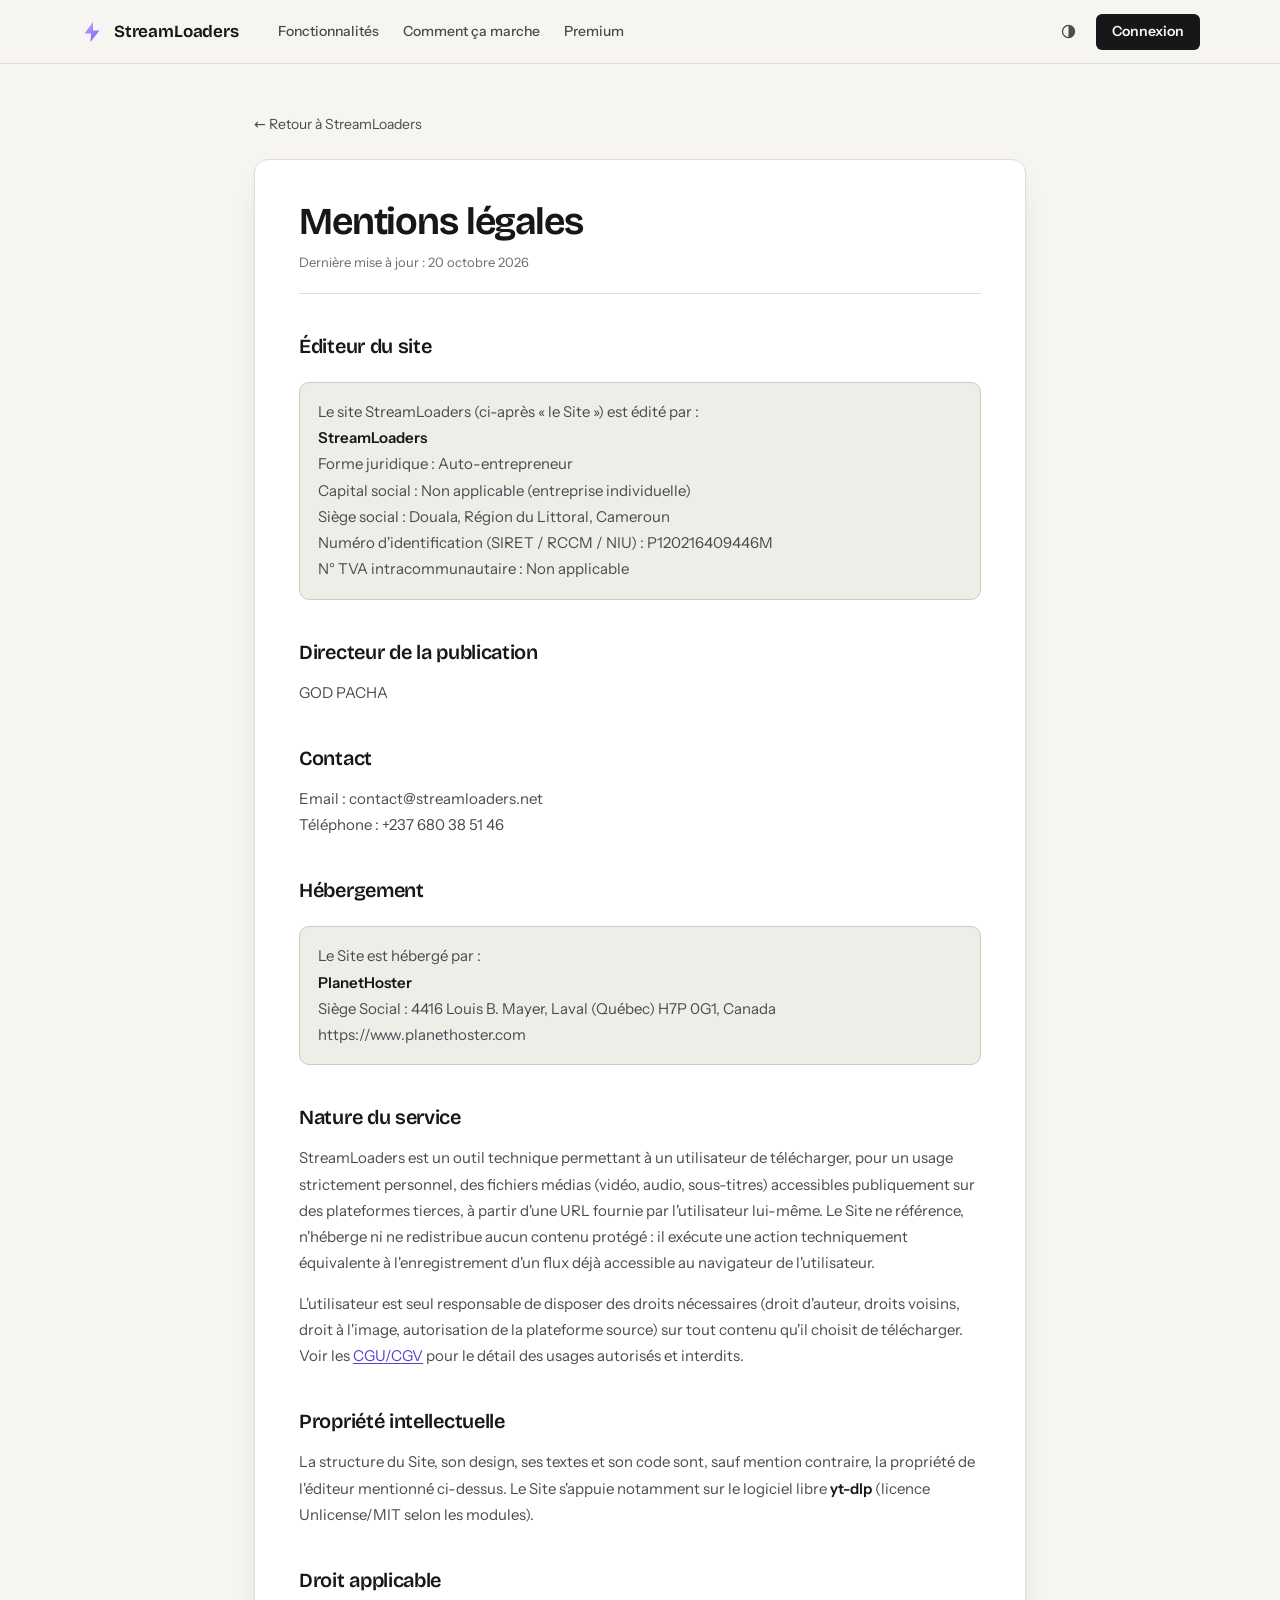
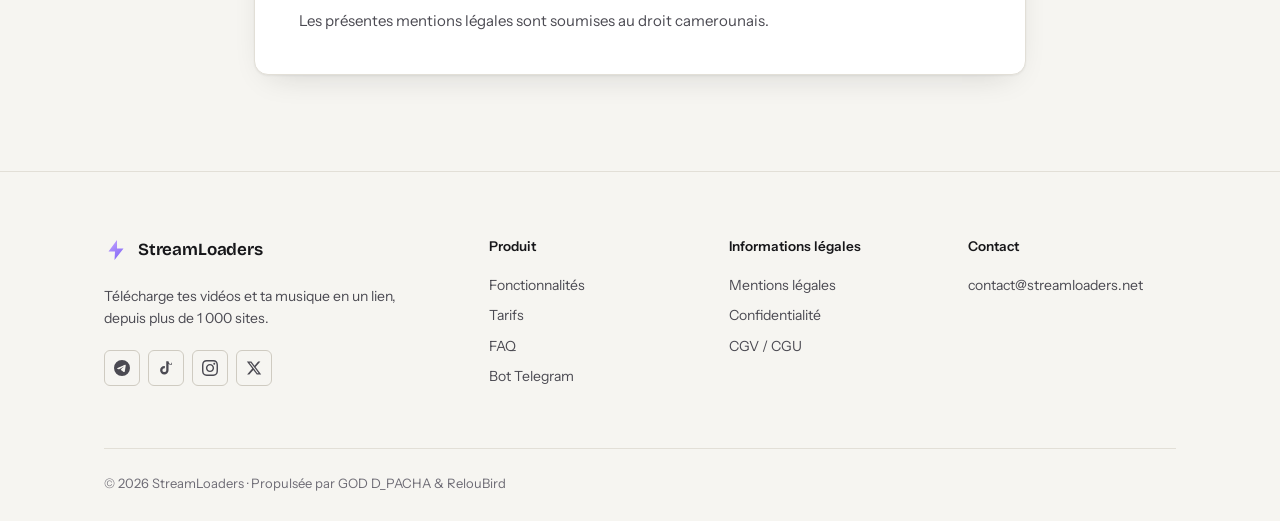
<file: mentions-legales.html>
<!DOCTYPE html>
<html lang="fr">

<head>
  <meta charset="UTF-8">
  <meta name="viewport" content="width=device-width, initial-scale=1.0">

  <title>Mentions légales - StreamLoaders</title>
  <meta name="description"
    content="Mentions légales de StreamLoaders : éditeur, hébergement, directeur de la publication et informations légales obligatoires.">
  <link rel="canonical" href="https://streamloaders.net/mentions-legales.html">

  <meta property="og:type" content="article">
  <meta property="og:url" content="https://streamloaders.net/mentions-legales.html">
  <meta property="og:site_name" content="StreamLoaders">
  <meta property="og:title" content="Mentions légales — StreamLoaders">
  <meta property="og:description" content="Informations légales de StreamLoaders : éditeur, hébergement, contact.">
  <meta property="og:locale" content="fr_FR">

  <!-- Favicon -->
  <link rel="icon" href="/favicon.ico" sizes="48x48">
  <link rel="icon" type="image/svg+xml" href="/favicon.svg">
  <link rel="icon" type="image/png" href="/icons/icon-192.png" sizes="192x192">

  <!-- ===== PERFORMANCE ===== -->
  <link rel="preload" href="/fonts/bricolage_grotesque_latin.woff2" as="font" type="font/woff2" crossorigin>
  <link rel="preload" href="/fonts/instrument_sans_latin.woff2" as="font" type="font/woff2" crossorigin>
  <link rel="stylesheet" href="./assets/legal-shared.css">
</head>

<body>

  <nav>
    <a class="nav-logo" href="/">
      <svg viewBox="0 0 24 24" fill="none">
        <path d="M13 2L4.5 13.5H11L10.5 22L19.5 10.5H13L13 2Z" fill="url(#g0)" />
        <defs>
          <linearGradient id="g0" x1="4.5" y1="2" x2="19.5" y2="22" gradientUnits="userSpaceOnUse">
            <stop stop-color="#C4A5FF" />
            <stop offset="1" stop-color="#7B5FF5" />
          </linearGradient>
        </defs>
      </svg>
      <span>StreamLoaders</span>
    </a>
    <div class="nav-links">
      <a href="/#features">Fonctionnalités</a>
      <a href="/#how">Comment ça marche</a>
      <a href="/#pricing">Premium</a>
    </div>
    <div class="nav-actions">
      <button class="nav-icon-btn" id="themeBtn" title="Thème" aria-label="Changer de thème">
        <svg viewBox="0 0 24 24" fill="none" stroke="currentColor" stroke-width="1.8" aria-hidden="true">
          <circle cx="12" cy="12" r="8.5" />
          <path d="M12 3.5v17a8.5 8.5 0 0 0 0-17z" fill="currentColor" stroke="none" />
        </svg>
      </button>
      <a class="nav-cta" id="navCta" href="/">Connexion</a>
      <a class="nav-user-chip" id="navUserChip" style="display:none" href="/">
        <div class="nav-avatar" id="navAvatar">?</div>
        <span id="navEmail"></span>
        <span class="plan-badge" id="navPlan" style="display:none">PRO</span>
      </a>
    </div>
  </nav>

  <div class="legal-page">
    <a class="legal-back" href="/">← Retour à StreamLoaders</a>

    <div class="legal-card">
      <h1>Mentions légales</h1>
      <div class="legal-updated">Dernière mise à jour : 20 octobre 2026</div>

      <h2>Éditeur du site</h2>
      <div class="legal-info-box">
        <p>
          Le site StreamLoaders (ci-après « le Site ») est édité par :<br>
          <strong>StreamLoaders</strong><br>
          Forme juridique : Auto-entrepreneur<br>
          Capital social : Non applicable (entreprise individuelle)<br>
          Siège social : Douala, Région du Littoral, Cameroun<br>
          Numéro d'identification (SIRET / RCCM / NIU) : P120216409446M<br>
          N° TVA intracommunautaire : Non applicable
        </p>
      </div>

      <h2>Directeur de la publication</h2>
      <p>GOD PACHA</p>

      <h2>Contact</h2>
      <p>
        Email : contact@streamloaders.net<br>
        Téléphone : +237 680 38 51 46
      </p>

      <h2>Hébergement</h2>
      <div class="legal-info-box">
        <p>
          Le Site est hébergé par :<br>
          <strong>PlanetHoster</strong><br>
          Siège Social : 4416 Louis B. Mayer, Laval (Québec) H7P 0G1, Canada<br>
          https://www.planethoster.com
        </p>
      </div>

      <h2>Nature du service</h2>
      <p>
        StreamLoaders est un outil technique permettant à un utilisateur de télécharger, pour un usage
        strictement personnel, des fichiers médias (vidéo, audio, sous-titres) accessibles publiquement
        sur des plateformes tierces, à partir d'une URL fournie par l'utilisateur lui-même. Le Site ne
        référence, n'héberge ni ne redistribue aucun contenu protégé : il exécute une action techniquement
        équivalente à l'enregistrement d'un flux déjà accessible au navigateur de l'utilisateur.
      </p>
      <p>
        L'utilisateur est seul responsable de disposer des droits nécessaires (droit d'auteur, droits
        voisins, droit à l'image, autorisation de la plateforme source) sur tout contenu qu'il choisit de
        télécharger. Voir les <a href="/cgv-cgu.html">CGU/CGV</a> pour le détail des usages autorisés et
        interdits.
      </p>

      <h2>Propriété intellectuelle</h2>
      <p>
        La structure du Site, son design, ses textes et son code sont, sauf mention contraire, la propriété
        de l'éditeur mentionné ci-dessus. Le Site s'appuie notamment sur le logiciel libre
        <strong>yt-dlp</strong> (licence Unlicense/MIT selon les modules).
      </p>

      <h2>Droit applicable</h2>
      <p>Les présentes mentions légales sont soumises au droit camerounais.</p>
    </div>
  </div>

  <footer>
    <div class="footer-inner">
      <div class="footer-top">
        <div class="footer-brand">
          <a class="nav-logo" href="/">
            <svg viewBox="0 0 24 24" fill="none">
              <path d="M13 2L4.5 13.5H11L10.5 22L19.5 10.5H13L13 2Z" fill="url(#slBoltFootML)" />
              <defs>
                <linearGradient id="slBoltFootML" x1="4.5" y1="2" x2="19.5" y2="22" gradientUnits="userSpaceOnUse">
                  <stop stop-color="#C4A5FF" />
                  <stop offset="1" stop-color="#7B5FF5" />
                </linearGradient>
              </defs>
            </svg>
            <span>StreamLoaders</span>
          </a>
          <p class="footer-tagline">Télécharge tes vidéos et ta musique en un lien, depuis plus de 1 000 sites.</p>
          <div class="footer-social">
            <a href="https://t.me/StreamLoade_bot" target="_blank" rel="noopener noreferrer" class="social-icon-btn"
              aria-label="Telegram">
              <svg viewBox="0 0 24 24">
                <path
                  d="M11.944 0A12 12 0 0 0 0 12a12 12 0 0 0 12 12 12 12 0 0 0 12-12A12 12 0 0 0 12 0a12 12 0 0 0-.056 0zm4.962 7.224c.1-.002.321.023.465.14a.506.506 0 0 1 .171.325c.016.093.036.306.02.472-.18 1.898-.962 6.502-1.36 8.627-.168.9-.499 1.201-.82 1.23-.696.065-1.225-.46-1.9-.902-1.056-.693-1.653-1.124-2.678-1.8-1.185-.78-.417-1.21.258-1.91.177-.184 3.247-2.977 3.307-3.23.007-.032.014-.15-.056-.212s-.174-.041-.249-.024c-.106.024-1.793 1.14-5.061 3.345-.48.33-.913.49-1.302.48-.428-.008-1.252-.241-1.865-.44-.752-.245-1.349-.374-1.297-.789.027-.216.325-.437.893-.663 3.498-1.524 5.83-2.529 6.998-3.014 3.332-1.386 4.025-1.627 4.476-1.635z" />
              </svg>
            </a>
            <a href="https://www.tiktok.com/@steamloader01" target="_blank" rel="noopener noreferrer"
              class="social-icon-btn" aria-label="TikTok">
              <svg viewBox="0 0 24 24">
                <path
                  d="M19.59 6.69a4.83 4.83 0 0 1-3.77-4.25V2h-3.45v13.67a2.89 2.89 0 0 1-2.88 2.5 2.89 2.89 0 0 1-2.89-2.89 2.89 2.89 0 0 1 2.89-2.89c.28 0 .54.04.79.1V9.01a6.33 6.33 0 0 0-.79-.05 6.34 6.34 0 0 0-6.34 6.34 6.34 6.34 0 0 0 6.34 6.34 6.34 6.34 0 0 0 6.33-6.34l-.01-9.27a8.18 8.18 0 0 0 4.78 1.52v-3.45a4.85 4.85 0 0 1-1-.11z" />
              </svg>
            </a>
            <a href="https://www.instagram.com/streamloader2026" target="_blank" rel="noopener noreferrer"
              class="social-icon-btn" aria-label="Instagram">
              <svg viewBox="0 0 24 24">
                <path
                  d="M12 2.163c3.204 0 3.584.012 4.85.07 3.252.148 4.771 1.691 4.919 4.919.058 1.265.069 1.645.069 4.849 0 3.205-.012 3.584-.069 4.849-.149 3.225-1.664 4.771-4.919 4.919-1.266.058-1.644.07-4.85.07-3.204 0-3.584-.012-4.849-.07-3.26-.149-4.771-1.699-4.919-4.92-.058-1.265-.07-1.644-.07-4.849 0-3.204.013-3.583.07-4.849.149-3.227 1.664-4.771 4.919-4.919 1.266-.057 1.645-.069 4.849-.069zm0-2.163c-3.259 0-3.667.014-4.947.072-4.358.2-6.78 2.618-6.98 6.98-.059 1.281-.073 1.689-.073 4.948 0 3.259.014 3.668.072 4.948.2 4.358 2.618 6.78 6.98 6.98 1.281.058 1.689.072 4.948.072 3.259 0 3.668-.014 4.948-.072 4.354-.2 6.782-2.618 6.979-6.98.059-1.28.073-1.689.073-4.948 0-3.259-.014-3.667-.072-4.947-.196-4.354-2.617-6.78-6.979-6.98-1.281-.059-1.69-.073-4.949-.073zm0 5.838c-3.403 0-6.162 2.759-6.162 6.162s2.759 6.163 6.162 6.163 6.162-2.759 6.162-6.163c0-3.403-2.759-6.162-6.162-6.162zm0 10.162c-2.209 0-4-1.79-4-4 0-2.209 1.791-4 4-4s4 1.791 4 4c0 2.21-1.791 4-4 4zm6.406-11.845c-.796 0-1.441.645-1.441 1.44s.645 1.44 1.441 1.44c.795 0 1.439-.645 1.439-1.44s-.644-1.44-1.439-1.44z" />
              </svg>
            </a>
            <a href="https://x.com/streamloader" target="_blank" rel="noopener noreferrer" class="social-icon-btn"
              aria-label="X (Twitter)">
              <svg viewBox="0 0 24 24">
                <path
                  d="M18.244 2.25h3.308l-7.227 8.26 8.502 11.24H16.17l-5.214-6.817L4.99 21.75H1.68l7.73-8.835L1.254 2.25H8.08l4.713 6.231zm-1.161 17.52h1.833L7.084 4.126H5.117z" />
              </svg>
            </a>
          </div>
        </div>
        <div class="footer-col">
          <h3>Produit</h3>
          <a href="/#features">Fonctionnalités</a>
          <a href="/#pricing">Tarifs</a>
          <a href="/#faq">FAQ</a>
          <a href="https://t.me/StreamLoade_bot" target="_blank" rel="noopener noreferrer">Bot Telegram</a>
        </div>
        <div class="footer-col">
          <h3>Informations légales</h3>
          <a href="/mentions-legales.html">Mentions légales</a>
          <a href="/confidentialite.html">Confidentialité</a>
          <a href="/cgv-cgu.html">CGV / CGU</a>
        </div>
        <div class="footer-col">
          <h3>Contact</h3>
          <a href="mailto:contact@streamloaders.net">contact@streamloaders.net</a>
        </div>
      </div>
      <div class="footer-bottom">
        <span>© 2026 StreamLoaders · Propulsée par GOD D_PACHA & RelouBird</span>
      </div>
    </div>
  </footer>

  <script src="./assets/legal-shared.js"></script>
</body>

</html>
</file>
<file: style.css>
/* ═══════════════════════════════════════════════════════════════
   StreamLoaders — style.css
   ═══════════════════════════════════════════════════════════════ */

/* POLICIES */

/* vietnamese */
@font-face {
  font-family: "Bricolage Grotesque";
  font-style: normal;
  font-weight: 500 700;
  font-stretch: 100%;
  font-display: swap;
  src: url(./fonts/bricolage_grotesque_vietnamese.woff2) format("woff2");
  unicode-range:
    U+0102-0103, U+0110-0111, U+0128-0129, U+0168-0169, U+01A0-01A1,
    U+01AF-01B0, U+0300-0301, U+0303-0304, U+0308-0309, U+0323, U+0329,
    U+1EA0-1EF9, U+20AB;
}
/* latin-ext */
@font-face {
  font-family: "Bricolage Grotesque";
  font-style: normal;
  font-weight: 500 700;
  font-stretch: 100%;
  font-display: swap;
  src: url(./fonts/bricolage_grotesque_latin_ext.woff2) format("woff2");
  unicode-range:
    U+0100-02BA, U+02BD-02C5, U+02C7-02CC, U+02CE-02D7, U+02DD-02FF, U+0304,
    U+0308, U+0329, U+1D00-1DBF, U+1E00-1E9F, U+1EF2-1EFF, U+2020, U+20A0-20AB,
    U+20AD-20C4, U+2113, U+2C60-2C7F, U+A720-A7FF;
}
/* latin */
@font-face {
  font-family: "Bricolage Grotesque";
  font-style: normal;
  font-weight: 500 700;
  font-stretch: 100%;
  font-display: swap;
  src: url(./fonts/bricolage_grotesque_latin.woff2) format("woff2");
  unicode-range:
    U+0000-00FF, U+0131, U+0152-0153, U+02BB-02BC, U+02C6, U+02DA, U+02DC,
    U+0304, U+0308, U+0329, U+2000-206F, U+20AC, U+2122, U+2191, U+2193, U+2212,
    U+2215, U+FEFF, U+FFFD;
}
/* latin-ext */
@font-face {
  font-family: "Instrument Sans";
  font-style: normal;
  font-weight: 400 700;
  font-stretch: 100%;
  font-display: swap;
  src: url(./fonts/instrument_sans_latin_ext.woff2) format("woff2");
  unicode-range:
    U+0100-02BA, U+02BD-02C5, U+02C7-02CC, U+02CE-02D7, U+02DD-02FF, U+0304,
    U+0308, U+0329, U+1D00-1DBF, U+1E00-1E9F, U+1EF2-1EFF, U+2020, U+20A0-20AB,
    U+20AD-20C4, U+2113, U+2C60-2C7F, U+A720-A7FF;
}
/* latin */
@font-face {
  font-family: "Instrument Sans";
  font-style: normal;
  font-weight: 400 700;
  font-stretch: 100%;
  font-display: swap;
  src: url(./fonts/instrument_sans_latin.woff2) format("woff2");
  unicode-range:
    U+0000-00FF, U+0131, U+0152-0153, U+02BB-02BC, U+02C6, U+02DA, U+02DC,
    U+0304, U+0308, U+0329, U+2000-206F, U+20AC, U+2122, U+2191, U+2193, U+2212,
    U+2215, U+FEFF, U+FFFD;
}

/* ─── Reset ────────────────────────────────────────────────────── */
*,
*::before,
*::after {
  box-sizing: border-box;
  margin: 0;
  padding: 0;
}
img {
  display: block;
  max-width: 100%;
}
button,
input,
select {
  font: inherit;
  color: inherit;
}

/* ─── Tokens ───────────────────────────────────────────────────── */
:root {
  --font-sans:
    "Instrument Sans", system-ui, -apple-system, "Segoe UI", sans-serif;
  --font-display:
    "Bricolage Grotesque", "Instrument Sans", system-ui, sans-serif;
  --font-mono:
    ui-monospace, "SF Mono", "Cascadia Mono", "Segoe UI Mono", Menlo, Consolas,
    monospace;

  --bg: #f6f5f1;
  --surface: #ffffff;
  --bg-2: #efede7;
  --bg-3: #e4e1d9;
  --text: #17171a;
  --text-dim: #4b4a52;
  --text-muted: #6e6c75;
  --border: #e2dfd7;
  --border-2: #cfcbc1;
  --accent: #7b5ff5;
  --accent-ink: #5a40d0;
  --accent-soft: #eeeafe;
  --success: #1e7f49;
  --success-soft: #e2f1e7;
  --error: #c42b3a;
  --error-soft: #f9e2e4;
  --header-bg: rgba(246, 245, 241, 0.86);
  --shadow-sm: 0 1px 2px rgba(23, 23, 26, 0.06);
  --shadow-md:
    0 1px 2px rgba(23, 23, 26, 0.05), 0 12px 32px -16px rgba(23, 23, 26, 0.2);
  --shadow-lg:
    0 2px 6px rgba(23, 23, 26, 0.06), 0 32px 64px -24px rgba(23, 23, 26, 0.32);
  --r-sm: 6px;
  --r-md: 10px;
  --r-lg: 14px;
  --container: 1120px;
  color-scheme: light;
}

[data-theme="dark"] {
  --bg: #212125;
  --surface: #2a2a2f;
  --bg-2: #313137;
  --bg-3: #3c3c43;
  --text: #f1f0ec;
  --text-dim: #c4c2c9;
  --text-muted: #9d9ba6;
  --border: #38383f;
  --border-2: #4a4a53;
  --accent: #8f7af8;
  --accent-ink: #b5a7ff;
  --accent-soft: rgba(143, 122, 248, 0.18);
  --success: #52c487;
  --success-soft: rgba(82, 196, 135, 0.13);
  --error: #f2646f;
  --error-soft: rgba(242, 100, 111, 0.13);
  --header-bg: rgba(33, 33, 37, 0.86);
  --shadow-sm: 0 1px 2px rgba(0, 0, 0, 0.4);
  --shadow-md:
    0 1px 2px rgba(0, 0, 0, 0.3), 0 14px 36px -16px rgba(0, 0, 0, 0.65);
  --shadow-lg: 0 32px 72px -20px rgba(0, 0, 0, 0.75);
  color-scheme: dark;
}
@media (prefers-color-scheme: dark) {
  :root:not([data-theme="light"]) {
    --bg: #212125;
    --surface: #2a2a2f;
    --bg-2: #313137;
    --bg-3: #3c3c43;
    --text: #f1f0ec;
    --text-dim: #c4c2c9;
    --text-muted: #9d9ba6;
    --border: #38383f;
    --border-2: #4a4a53;
    --accent: #8f7af8;
    --accent-ink: #b5a7ff;
    --accent-soft: rgba(143, 122, 248, 0.18);
    --success: #52c487;
    --success-soft: rgba(82, 196, 135, 0.13);
    --error: #f2646f;
    --error-soft: rgba(242, 100, 111, 0.13);
    --header-bg: rgba(33, 33, 37, 0.86);
    --shadow-sm: 0 1px 2px rgba(0, 0, 0, 0.4);
    --shadow-md:
      0 1px 2px rgba(0, 0, 0, 0.3), 0 14px 36px -16px rgba(0, 0, 0, 0.65);
    --shadow-lg: 0 32px 72px -20px rgba(0, 0, 0, 0.75);
    color-scheme: dark;
  }
}

/* ─── Base ─────────────────────────────────────────────────────── */
html {
  scroll-behavior: smooth;
  -webkit-text-size-adjust: 100%;
  scroll-padding-top: 80px;
}
body {
  font-family: var(--font-sans);
  font-size: 15px;
  line-height: 1.6;
  background: var(--bg);
  color: var(--text);
  overflow-x: hidden;
  -webkit-font-smoothing: antialiased;
  -moz-osx-font-smoothing: grayscale;
  text-rendering: optimizeLegibility;
}
::selection {
  background: var(--accent-soft);
  color: var(--text);
}
:focus-visible {
  outline: 2px solid var(--accent);
  outline-offset: 2px;
}
a {
  color: inherit;
}

@media (max-width: 768px) {
  .url-widget input,
  .field-input,
  .subtitle-lang-select,
  .trim-field input,
  #premCountryPicker {
    font-size: 16px;
  }
}

/* ─── Marque ───────────────────────────────────────────────────── */
.brand-mark {
  width: 24px;
  height: 24px;
  flex-shrink: 0;
  display: block;
}

/* ─── Navigation ───────────────────────────────────────────────── */
nav {
  position: sticky;
  top: 0;
  z-index: 900;
  background: var(--header-bg);
  backdrop-filter: saturate(1.4) blur(14px);
  -webkit-backdrop-filter: saturate(1.4) blur(14px);
  border-bottom: 1px solid var(--border);
}
.nav-inner {
  max-width: var(--container);
  margin: 0 auto;
  height: 64px;
  padding: 0 24px;
  display: flex;
  align-items: center;
  gap: 28px;
}
.nav-logo {
  display: inline-flex;
  align-items: center;
  gap: 10px;
  flex-shrink: 0;
  color: var(--text);
  text-decoration: none;
  font-family: var(--font-display);
  font-size: 17px;
  font-weight: 650;
  letter-spacing: -0.01em;
}
.nav-links {
  display: flex;
  align-items: center;
  gap: 2px;
  flex: 1;
}
.nav-links a {
  color: var(--text-dim);
  font-size: 14px;
  font-weight: 500;
  text-decoration: none;
  padding: 7px 11px;
  border-radius: var(--r-sm);
  transition:
    color 0.15s,
    background 0.15s;
}
.nav-links a:hover {
  color: var(--text);
  background: var(--bg-2);
}
.nav-actions {
  display: flex;
  align-items: center;
  gap: 4px;
  margin-inline-start: auto;
}
.nav-icon-btn {
  height: 36px;
  min-width: 36px;
  padding: 0 9px;
  display: inline-flex;
  align-items: center;
  justify-content: center;
  gap: 6px;
  background: transparent;
  border: none;
  border-radius: var(--r-sm);
  color: var(--text-dim);
  font-size: 13px;
  font-weight: 600;
  letter-spacing: 0.02em;
  cursor: pointer;
  transition:
    background 0.15s,
    color 0.15s;
}
.nav-icon-btn:hover {
  background: var(--bg-2);
  color: var(--text);
}
.nav-icon-btn svg {
  width: 17px;
  height: 17px;
}
.nav-cta {
  height: 36px;
  padding: 0 16px;
  margin-inline-start: 6px;
  display: inline-flex;
  align-items: center;
  background: var(--text);
  color: var(--bg);
  border: none;
  border-radius: var(--r-sm);
  font-size: 14px;
  font-weight: 600;
  text-decoration: none;
  white-space: nowrap;
  cursor: pointer;
  transition: opacity 0.15s;
}
.nav-cta:hover {
  opacity: 0.86;
}
.nav-user-chip {
  display: flex;
  align-items: center;
  gap: 8px;
  height: 36px;
  margin-inline-start: 6px;
  padding: 0 12px 0 4px;
  border: 1px solid var(--border-2);
  border-radius: 999px;
  background: var(--surface);
  color: var(--text);
  text-decoration: none;
  font-size: 13.5px;
  font-weight: 600;
  cursor: pointer;
  transition: border-color 0.15s;
  max-width: 220px;
}
.nav-user-chip:hover {
  border-color: var(--text-muted);
}
.nav-user-chip #navEmail {
  overflow: hidden;
  text-overflow: ellipsis;
  white-space: nowrap;
}
.nav-avatar {
  width: 28px;
  height: 28px;
  border-radius: 50%;
  flex-shrink: 0;
  background: var(--text);
  color: var(--bg);
  display: flex;
  align-items: center;
  justify-content: center;
  font-size: 12px;
  font-weight: 700;
}
.plan-badge {
  font-size: 10.5px;
  font-weight: 700;
  letter-spacing: 0.05em;
  text-transform: uppercase;
  color: var(--accent-ink);
  background: var(--accent-soft);
  padding: 2px 7px;
  border-radius: 999px;
  flex-shrink: 0;
}
@media (max-width: 860px) {
  .nav-links {
    display: none;
  }
}
@media (max-width: 520px) {
  .nav-inner {
    padding: 0 16px;
    gap: 12px;
  }
  .nav-icon-btn .lang-ico {
    display: none;
  }
  .nav-cta {
    padding: 0 13px;
  }
  .nav-user-chip #navEmail {
    display: none;
  }
}
@media (max-width: 360px) {
  .nav-logo .nav-wordmark {
    display: none;
  }
}

/* ─── Hero ─────────────────────────────────────────────────────── */
.hero {
  padding: 96px 0 88px;
  text-align: center;
}
.hero-inner {
  max-width: 880px;
  margin: 0 auto;
  padding: 0 24px;
}
.hero-title {
  font-family: var(--font-display);
  font-weight: 650;
  font-size: clamp(32px, 5.2vw, 54px);
  line-height: 1.03;
  letter-spacing: -0.035em;
  margin-bottom: 22px;
  text-wrap: balance;
}
.hero-title span {
  display: block;
}
.hero-title .hl-2 {
  color: var(--text-muted);
}
.hero-sub {
  font-size: clamp(16px, 1.7vw, 18px);
  color: var(--text-dim);
  line-height: 1.6;
  max-width: 560px;
  margin: 0 auto 36px;
  text-wrap: pretty;
}
@media (max-width: 640px) {
  .hero {
    padding: 56px 0 64px;
  }
  .hero-inner {
    padding: 0 18px;
  }
}

/* ─── Champ URL ────────────────────────────────────────────────── */
.url-widget {
  display: flex;
  align-items: center;
  gap: 10px;
  max-width: 640px;
  margin: 0 auto;
  padding: 7px 7px 7px 16px;
  background: var(--surface);
  border: 1px solid var(--border-2);
  border-radius: 12px;
  box-shadow: var(--shadow-md);
  transition:
    border-color 0.15s,
    box-shadow 0.15s;
}
.url-widget:focus-within {
  border-color: var(--text-muted);
  box-shadow:
    var(--shadow-md),
    0 0 0 4px var(--accent-soft);
}
.url-ico {
  width: 18px;
  height: 18px;
  color: var(--text-muted);
  flex-shrink: 0;
}
.url-widget input {
  flex: 1;
  min-width: 0;
  height: 44px;
  background: none;
  border: none;
  outline: none;
  font-size: 16px;
  color: var(--text);
}
.url-widget input::placeholder {
  color: var(--text-muted);
}
.btn-analyze {
  height: 44px;
  padding: 0 20px;
  flex-shrink: 0;
  display: inline-flex;
  align-items: center;
  justify-content: center;
  gap: 8px;
  background: var(--text);
  color: var(--bg);
  border: none;
  border-radius: 8px;
  font-size: 15px;
  font-weight: 600;
  white-space: nowrap;
  cursor: pointer;
  transition: opacity 0.15s;
}
.btn-analyze:hover:not(:disabled) {
  opacity: 0.86;
}
.btn-analyze:disabled {
  opacity: 0.6;
  cursor: progress;
}
.btn-analyze svg {
  width: 16px;
  height: 16px;
}
@media (max-width: 520px) {
  .url-widget {
    flex-wrap: wrap;
    padding: 8px 8px 8px 14px;
  }
  .url-widget input {
    flex-basis: calc(100% - 40px);
  }
  .btn-analyze {
    width: 100%;
  }
}

.site-chips {
  display: flex;
  align-items: center;
  justify-content: center;
  flex-wrap: wrap;
  gap: 8px 18px;
  margin-top: 24px;
  font-size: 13.5px;
  color: var(--text-muted);
}
.site-chips-label {
  font-weight: 500;
}
.site-chip {
  display: inline-flex;
  align-items: center;
  gap: 6px;
  font-weight: 500;
  color: var(--text-dim);
}
.site-chip svg {
  width: 15px;
  height: 15px;
  fill: currentColor;
}
.site-chip.more {
  color: var(--text-muted);
}
.url-disclaimer {
  max-width: 520px;
  margin: 16px auto 0;
  font-size: 12.5px;
  color: var(--text-muted);
  line-height: 1.5;
}

/* ─── Messages d'état ──────────────────────────────────────────── */
#status-area {
  max-width: 640px;
  margin: 16px auto 0;
  text-align: left;
}
.status-msg {
  display: flex;
  align-items: flex-start;
  gap: 10px;
  padding: 11px 14px;
  border-radius: var(--r-md);
  border: 1px solid transparent;
  font-size: 14px;
  font-weight: 500;
  animation: fadeIn 0.2s ease;
}
.status-msg svg {
  width: 17px;
  height: 17px;
  flex-shrink: 0;
  margin-top: 1px;
}
.status-info {
  background: var(--surface);
  border-color: var(--border);
  color: var(--text-dim);
}
.status-success {
  background: var(--success-soft);
  color: var(--success);
}
.status-error {
  background: var(--error-soft);
  color: var(--error);
}
@keyframes fadeIn {
  from {
    opacity: 0;
    transform: translateY(4px);
  }
  to {
    opacity: 1;
    transform: none;
  }
}

/* ─── Fiche vidéo ──────────────────────────────────────────────── */
.video-card {
  display: none;
  max-width: 640px;
  margin: 16px auto 0;
  text-align: left;
  background: var(--surface);
  border: 1px solid var(--border);
  border-radius: var(--r-lg);
  box-shadow: var(--shadow-md);
  animation: fadeIn 0.25s ease;
}
.video-card.show {
  display: block;
}
.vc-head {
  display: flex;
  align-items: flex-start;
  gap: 16px;
  padding: 16px;
  border-bottom: 1px solid var(--border);
}
.video-thumb-wrap {
  position: relative;
  width: 184px;
  flex-shrink: 0;
  aspect-ratio: 16 / 9;
  border-radius: 8px;
  overflow: hidden;
  background: var(--bg-2);
}
.video-thumb-img {
  position: absolute;
  inset: 0;
  width: 100%;
  height: 100%;
  object-fit: cover;
}
.video-thumb-placeholder {
  position: absolute;
  inset: 0;
  display: flex;
  align-items: center;
  justify-content: center;
  color: var(--text-muted);
}
.video-thumb-placeholder svg {
  width: 28px;
  height: 28px;
}
.thumb-duration {
  position: absolute;
  right: 6px;
  bottom: 6px;
  padding: 2px 6px;
  border-radius: 4px;
  background: rgba(0, 0, 0, 0.78);
  color: #fff;
  font-family: var(--font-mono);
  font-size: 11px;
  font-weight: 600;
}
.vc-head-info {
  flex: 1;
  min-width: 0;
}
.vc-title {
  font-size: 16px;
  font-weight: 600;
  line-height: 1.35;
  color: var(--text);
  margin-bottom: 8px;
  display: -webkit-box;
  line-clamp: 2;
  -webkit-line-clamp: 2;
  -webkit-box-orient: vertical;
  overflow: hidden;
}
.meta-row {
  display: flex;
  flex-wrap: wrap;
  gap: 4px 14px;
}
.meta-chip {
  display: inline-flex;
  align-items: center;
  gap: 5px;
  font-size: 13px;
  color: var(--text-muted);
}
.meta-chip svg {
  width: 13px;
  height: 13px;
}
.video-card-body {
  padding: 16px;
}
@media (max-width: 560px) {
  .vc-head {
    flex-direction: column;
  }
  .video-thumb-wrap {
    width: 100%;
  }
}

/* Formats */
.fmt-label {
  font-size: 13.5px;
  font-weight: 600;
  color: var(--text);
  margin-bottom: 10px;
}
.fmt-presets {
  display: grid;
  grid-template-columns: repeat(2, minmax(0, 1fr));
  gap: 8px;
  margin-bottom: 16px;
}
@media (max-width: 520px) {
  .fmt-presets {
    grid-template-columns: 1fr;
  }
}
.fmt-card {
  position: relative;
  display: flex;
  align-items: center;
  gap: 12px;
  padding: 11px 12px;
  padding-inline-end: 40px;
  text-align: start;
  background: var(--surface);
  border: 1px solid var(--border-2);
  border-radius: var(--r-md);
  cursor: pointer;
  outline: none;
  transition:
    border-color 0.15s,
    background 0.15s;
}
.fmt-card:hover {
  border-color: var(--text-muted);
}
.fmt-card:focus-visible {
  border-color: var(--accent);
  box-shadow: 0 0 0 3px var(--accent-soft);
}
.fmt-card::after {
  content: "";
  position: absolute;
  inset-inline-end: 14px;
  top: 50%;
  margin-top: -8px;
  width: 16px;
  height: 16px;
  border-radius: 50%;
  border: 1.5px solid var(--border-2);
  background: var(--surface);
  transition:
    border-color 0.15s,
    box-shadow 0.15s,
    background 0.15s;
}
.fmt-card.sel {
  border-color: var(--accent);
  background: var(--surface);
  background: color-mix(in srgb, var(--accent) 6%, var(--surface));
}
.fmt-card.sel::after {
  border-color: var(--accent);
  background: var(--accent);
  box-shadow: inset 0 0 0 3px var(--surface);
}
.fmt-icon {
  width: 34px;
  height: 34px;
  flex-shrink: 0;
  border-radius: 8px;
  display: flex;
  align-items: center;
  justify-content: center;
  background: var(--bg-2);
  color: var(--text-dim);
  transition:
    color 0.15s,
    background 0.15s;
}
.fmt-icon svg {
  width: 17px;
  height: 17px;
}
.fmt-card.sel .fmt-icon {
  background: var(--surface);
  color: var(--accent-ink);
}
.fmt-info {
  display: flex;
  flex-direction: column;
  flex: 1;
  min-width: 0;
}
.fmt-t {
  display: flex;
  align-items: center;
  gap: 8px;
  flex-wrap: wrap;
  font-size: 14px;
  font-weight: 600;
  color: var(--text);
  line-height: 1.3;
}
.fmt-sub {
  font-size: 12.5px;
  color: var(--text-muted);
  margin-top: 2px;
}
.fmt-badge-prem {
  font-size: 10px;
  font-weight: 700;
  letter-spacing: 0.05em;
  text-transform: uppercase;
  line-height: 1.5;
  color: var(--accent-ink);
  border: 1px solid currentColor;
  padding: 0 6px;
  border-radius: 999px;
}
.fmt-card.locked {
  background: var(--bg-2);
  border-style: dashed;
}
.fmt-card.locked .fmt-icon {
  background: var(--surface);
}

/* Options : sous-titres et découpage */
.subtitle-opts,
.trim-opts {
  display: block;
  margin: 0 0 10px;
  padding: 13px 14px;
  background: var(--surface);
  border: 1px solid var(--border);
  border-radius: var(--r-md);
}
.subtitle-toggle,
.trim-toggle {
  display: flex;
  align-items: center;
  gap: 11px;
  cursor: pointer;
  user-select: none;
}
.subtitle-toggle input,
.trim-toggle input {
  position: absolute;
  opacity: 0;
  pointer-events: none;
}
.subtitle-switch,
.trim-switch {
  position: relative;
  width: 34px;
  height: 20px;
  flex-shrink: 0;
  border-radius: 999px;
  background: var(--bg-3);
  transition: background 0.15s;
}
.subtitle-switch::after,
.trim-switch::after {
  content: "";
  position: absolute;
  top: 2px;
  left: 2px;
  width: 16px;
  height: 16px;
  border-radius: 50%;
  background: #fff;
  box-shadow: 0 1px 2px rgba(0, 0, 0, 0.25);
  transition: transform 0.15s;
}
.subtitle-toggle input:checked + .subtitle-switch,
.trim-toggle input:checked + .trim-switch {
  background: var(--accent);
}
.subtitle-toggle input:checked + .subtitle-switch::after,
.trim-toggle input:checked + .trim-switch::after {
  transform: translateX(14px);
}
.subtitle-toggle input:focus-visible + .subtitle-switch,
.trim-toggle input:focus-visible + .trim-switch {
  outline: 2px solid var(--accent);
  outline-offset: 2px;
}
.subtitle-toggle-label,
.trim-toggle-label {
  font-size: 14px;
  font-weight: 500;
  color: var(--text);
}
.subtitle-lang-wrap {
  display: flex;
  flex-direction: column;
  gap: 6px;
  margin-top: 12px;
}
.subtitle-lang-label,
.trim-field label {
  font-size: 12.5px;
  font-weight: 500;
  color: var(--text-dim);
}
.subtitle-lang-select,
.trim-field input {
  width: 100%;
  height: 40px;
  padding: 0 12px;
  background: var(--surface);
  border: 1px solid var(--border-2);
  border-radius: 8px;
  font-size: 14px;
  color: var(--text);
  outline: none;
  transition:
    border-color 0.15s,
    box-shadow 0.15s;
}
.subtitle-lang-select {
  cursor: pointer;
}
.subtitle-lang-select:focus,
.trim-field input:focus {
  border-color: var(--accent);
  box-shadow: 0 0 0 3px var(--accent-soft);
}
.subtitle-hint {
  font-size: 12.5px;
  color: var(--text-muted);
  line-height: 1.5;
}
.trim-toggle-row {
  display: flex;
  align-items: center;
  justify-content: space-between;
  gap: 10px;
  flex-wrap: wrap;
}
.trim-toggle.locked {
  cursor: not-allowed;
  opacity: 0.55;
}
.trim-trials-badge {
  font-size: 12px;
  font-weight: 600;
  color: var(--text-dim);
  background: var(--bg-2);
  padding: 2px 9px;
  border-radius: 999px;
  white-space: nowrap;
}
.trim-trials-badge.limit-reached {
  color: var(--error);
  background: var(--error-soft);
}
.trim-fields-wrap {
  display: grid;
  grid-template-columns: 1fr 1fr;
  gap: 10px;
  max-height: 0;
  opacity: 0;
  overflow: hidden;
  transition:
    max-height 0.25s ease,
    opacity 0.2s ease,
    margin-top 0.25s ease;
}
.trim-fields-wrap.open {
  max-height: 140px;
  opacity: 1;
  margin-top: 12px;
}
.trim-field {
  display: flex;
  flex-direction: column;
  gap: 6px;
}
@media (max-width: 480px) {
  .trim-fields-wrap {
    grid-template-columns: 1fr;
  }
  .trim-fields-wrap.open {
    max-height: 220px;
  }
}

/* Actions & progression */
.action-row {
  display: flex;
  gap: 8px;
  margin-top: 16px;
}
.btn-dl {
  flex: 1;
  height: 48px;
  display: inline-flex;
  align-items: center;
  justify-content: center;
  gap: 8px;
  background: var(--text);
  color: var(--bg);
  border: none;
  border-radius: var(--r-md);
  font-size: 15px;
  font-weight: 600;
  cursor: pointer;
  transition: opacity 0.15s;
}
.btn-dl:hover:not(:disabled) {
  opacity: 0.86;
}
.btn-dl:disabled {
  opacity: 0.5;
  cursor: not-allowed;
}
.btn-dl svg {
  width: 17px;
  height: 17px;
}
.btn-watch {
  height: 48px;
  padding: 0 16px;
  display: inline-flex;
  align-items: center;
  gap: 8px;
  background: var(--surface);
  color: var(--text);
  border: 1px solid var(--border-2);
  border-radius: var(--r-md);
  font-size: 15px;
  font-weight: 500;
  cursor: pointer;
  transition: background 0.15s;
}
.btn-watch:hover {
  background: var(--bg-2);
}
.btn-watch svg {
  width: 15px;
  height: 15px;
}
#simBtn {
  border-style: dashed;
}

.progress-wrap {
  display: none;
  margin-top: 16px;
  padding-top: 16px;
  border-top: 1px solid var(--border);
}
.progress-wrap.show {
  display: block;
}
.progress-header {
  display: flex;
  justify-content: space-between;
  align-items: baseline;
  gap: 12px;
  margin-bottom: 8px;
  font-size: 13.5px;
  color: var(--text-dim);
}
.progress-pct {
  font-family: var(--font-mono);
  font-size: 13px;
  font-weight: 600;
  color: var(--text);
  flex-shrink: 0;
}
.progress-track {
  height: 6px;
  background: var(--bg-2);
  border-radius: 999px;
  overflow: hidden;
}
.progress-fill {
  height: 100%;
  width: 0%;
  background: var(--accent);
  border-radius: 999px;
  transition: width 0.3s ease;
}
.progress-details {
  display: flex;
  justify-content: space-between;
  align-items: center;
  flex-wrap: wrap;
  gap: 4px 14px;
  margin-top: 8px;
  font-family: var(--font-mono);
  font-size: 12px;
  color: var(--text-muted);
}
.progress-details > div {
  display: flex;
  gap: 14px;
}

/* ─── Sections ─────────────────────────────────────────────────── */
.section {
  padding: 104px 0;
  border-top: 1px solid var(--border);
}
.section-inner {
  max-width: var(--container);
  margin: 0 auto;
  padding: 0 24px;
}
.sec-head {
  display: grid;
  grid-template-columns: minmax(0, 1fr) minmax(0, 1fr);
  gap: 20px 72px;
  align-items: end;
  margin-bottom: 56px;
}
.sec-label {
  font-size: 13.5px;
  font-weight: 600;
  color: var(--accent-ink);
  margin-bottom: 14px;
}
.sec-title {
  font-family: var(--font-display);
  font-weight: 650;
  font-size: clamp(30px, 4vw, 46px);
  line-height: 1.08;
  letter-spacing: -0.03em;
  text-wrap: balance;
}
.sec-title span {
  display: block;
}
.sec-title .hl-2 {
  color: var(--text-muted);
}
.sec-sub {
  font-size: 16.5px;
  color: var(--text-dim);
  line-height: 1.65;
  max-width: 480px;
  text-wrap: pretty;
}
@media (max-width: 860px) {
  .sec-head {
    grid-template-columns: 1fr;
    margin-bottom: 40px;
  }
}
@media (max-width: 640px) {
  .section {
    padding: 72px 0;
  }
  .section-inner {
    padding: 0 18px;
  }
}

/* Fonctionnalités */
.feat-grid {
  display: grid;
  grid-template-columns: repeat(3, minmax(0, 1fr));
  gap: 0 48px;
}
.feat-card {
  padding: 28px 0 32px;
  border-top: 1px solid var(--border);
}
.feat-icon {
  width: 22px;
  height: 22px;
  color: var(--text);
  margin-bottom: 20px;
}
.feat-icon svg {
  width: 22px;
  height: 22px;
}
.feat-title {
  font-size: 16px;
  font-weight: 600;
  color: var(--text);
  margin-bottom: 6px;
}
.feat-desc {
  font-size: 14.5px;
  color: var(--text-dim);
  line-height: 1.6;
  max-width: 36ch;
}
@media (max-width: 900px) {
  .feat-grid {
    grid-template-columns: repeat(2, minmax(0, 1fr));
  }
}
@media (max-width: 560px) {
  .feat-grid {
    grid-template-columns: 1fr;
  }
}

/* Étapes */
.steps {
  display: grid;
  grid-template-columns: repeat(3, minmax(0, 1fr));
  gap: 0 48px;
}
.step {
  padding-top: 24px;
  border-top: 1px solid var(--border-2);
}
.step-num {
  display: block;
  font-family: var(--font-mono);
  font-size: 13px;
  font-weight: 600;
  color: var(--accent-ink);
  margin-bottom: 32px;
}
.step-title {
  font-family: var(--font-display);
  font-size: 22px;
  font-weight: 600;
  letter-spacing: -0.015em;
  margin-bottom: 8px;
}
.step-desc {
  font-size: 14.5px;
  color: var(--text-dim);
  line-height: 1.6;
  max-width: 34ch;
}
@media (max-width: 760px) {
  .steps {
    grid-template-columns: 1fr;
    gap: 36px;
  }
  .step-num {
    margin-bottom: 16px;
  }
}

/* Tarifs */
.is-premium #pricing,
.is-premium a[href="#pricing"] {
  display: none;
}
.pricing-layout {
  display: grid;
  grid-template-columns: minmax(0, 1fr) minmax(0, 1.75fr);
  gap: 36px 56px;
  align-items: start;
}
.pricing-intro .sec-title {
  font-size: clamp(28px, 3.1vw, 38px);
}
.pricing-intro .sec-sub {
  margin-top: 16px;
  font-size: 15.5px;
}
.pricing-grid {
  display: grid;
  grid-template-columns: repeat(2, minmax(0, 1fr));
  gap: 14px;
}
@media (max-width: 980px) {
  .pricing-layout {
    grid-template-columns: 1fr;
  }
  .pricing-grid {
    max-width: 680px;
  }
}
@media (max-width: 620px) {
  .pricing-grid {
    grid-template-columns: 1fr;
    max-width: 420px;
  }
}
.price-card {
  display: flex;
  flex-direction: column;
  padding: 24px;
  background: var(--surface);
  border: 1px solid var(--border);
  border-radius: var(--r-lg);
}
.price-badge {
  font-size: 14px;
  font-weight: 600;
  margin-bottom: 14px;
}
.price-num {
  display: flex;
  align-items: baseline;
  flex-wrap: wrap;
  gap: 2px 7px;
  font-family: var(--font-display);
  font-size: 32px;
  font-weight: 650;
  letter-spacing: -0.03em;
  line-height: 1.05;
  white-space: nowrap;
}
.price-unit {
  font-family: var(--font-sans);
  font-size: 14px;
  font-weight: 500;
  letter-spacing: 0;
  color: var(--text-muted);
}
.price-period {
  font-size: 13px;
  color: var(--text-muted);
  margin: 8px 0 0;
}
.price-features {
  list-style: none;
  display: flex;
  flex-direction: column;
  gap: 9px;
  margin: 18px 0 22px;
  padding-top: 18px;
  border-top: 1px solid var(--border);
}
.price-features li {
  display: flex;
  align-items: flex-start;
  gap: 9px;
  font-size: 14px;
  color: var(--text-dim);
}
.price-features li svg {
  width: 15px;
  height: 15px;
  flex-shrink: 0;
  margin-top: 3px;
  color: var(--success);
}
.plan-card .btn-price {
  margin-top: auto;
}
.price-card .btn-price {
  min-height: 42px;
  font-size: 14.5px;
}
.price-card.pro {
  background: var(--text);
  border-color: var(--text);
  color: var(--bg);
}
.price-card.pro .price-unit,
.price-card.pro .price-period,
.price-card.pro .price-features li {
  color: var(--bg);
  opacity: 0.78;
}
.price-card.pro .price-features {
  border-top-color: rgba(127, 127, 127, 0.28);
}
.price-card.pro .price-features li svg {
  color: var(--accent);
}
.btn-price {
  width: 100%;
  min-height: 46px;
  padding: 0 16px;
  border-radius: var(--r-md);
  border: 1px solid transparent;
  font-size: 15px;
  font-weight: 600;
  cursor: pointer;
  transition:
    opacity 0.15s,
    background 0.15s;
}
.btn-price.outline {
  background: var(--surface);
  border-color: var(--border-2);
  color: var(--text);
}
.btn-price.outline:hover {
  background: var(--bg-2);
}
.btn-price.filled {
  background: var(--bg);
  color: var(--text);
}
.btn-price.filled:hover {
  opacity: 0.9;
}
.btn-price.btn-sm {
  min-height: 38px;
  font-size: 13.5px;
}
.btn-price.danger {
  color: var(--error);
}

/* FAQ */
.faq-layout {
  display: grid;
  grid-template-columns: minmax(0, 1fr) minmax(0, 1.55fr);
  gap: 40px 80px;
  align-items: start;
}
.faq-layout .sec-sub {
  margin-top: 16px;
}
.faq-list {
  border-top: 1px solid var(--border);
}
.faq-item {
  border-bottom: 1px solid var(--border);
}
.faq-item summary {
  list-style: none;
  cursor: pointer;
  display: flex;
  justify-content: space-between;
  align-items: center;
  gap: 24px;
  padding: 20px 0;
  font-size: 16px;
  font-weight: 600;
  color: var(--text);
}
.faq-item summary::-webkit-details-marker {
  display: none;
}
.faq-item summary::after {
  content: "";
  flex-shrink: 0;
  width: 9px;
  height: 9px;
  margin-inline-end: 4px;
  border-right: 1.6px solid var(--text-muted);
  border-bottom: 1.6px solid var(--text-muted);
  transform: translateY(-3px) rotate(45deg);
  transition: transform 0.2s ease;
}
.faq-item[open] summary::after {
  transform: translateY(2px) rotate(-135deg);
}
.faq-item p {
  padding: 0 0 22px;
  font-size: 15px;
  color: var(--text-dim);
  line-height: 1.7;
  max-width: 64ch;
}
@media (max-width: 860px) {
  .faq-layout {
    grid-template-columns: 1fr;
  }
}

/* ─── Pied de page ─────────────────────────────────────────────── */
footer {
  border-top: 1px solid var(--border);
}
.footer-inner {
  max-width: var(--container);
  margin: 0 auto;
  padding: 64px 24px 28px;
}
.footer-top {
  display: grid;
  grid-template-columns: minmax(0, 1.7fr) repeat(4, minmax(0, 1fr));
  gap: 35px 28px;
}
.footer-tagline {
  font-size: 14px;
  color: var(--text-dim);
  line-height: 1.6;
  max-width: 34ch;
  margin: 16px 0 20px;
}
.footer-social {
  display: flex;
  gap: 8px;
}
.social-icon-btn {
  width: 36px;
  height: 36px;
  display: inline-flex;
  align-items: center;
  justify-content: center;
  border: 1px solid var(--border-2);
  border-radius: var(--r-sm);
  color: var(--text-dim);
  transition:
    color 0.15s,
    border-color 0.15s,
    background 0.15s;
}
.social-icon-btn:hover {
  color: var(--text);
  border-color: var(--text-muted);
  background: var(--surface);
}
.social-icon-btn svg {
  width: 16px;
  height: 16px;
  fill: currentColor;
}
.footer-col h3 {
  font-size: 13.5px;
  font-weight: 600;
  color: var(--text);
  margin-bottom: 12px;
}
.footer-col a {
  display: block;
  width: fit-content;
  padding: 4px 0;
  font-size: 14px;
  color: var(--text-dim);
  text-decoration: none;
  transition: color 0.15s;
}
.footer-col a:hover {
  color: var(--text);
}
.footer-bottom {
  display: flex;
  justify-content: space-between;
  flex-wrap: wrap;
  gap: 8px 24px;
  margin-top: 56px;
  padding-top: 24px;
  border-top: 1px solid var(--border);
  font-size: 13px;
  color: var(--text-muted);
}
@media (max-width: 860px) {
  .footer-top {
    grid-template-columns: repeat(3, minmax(0, 1fr));
  }
  .footer-brand {
    grid-column: 1 / -1;
  }
}
@media (max-width: 520px) {
  .footer-top {
    grid-template-columns: 1fr 1fr;
  }
  .footer-inner {
    padding: 48px 18px 24px;
  }
}

/* ─── Motifs flottants en arrière-plan ─────────────────────────── */
.bg-motifs {
  position: fixed;
  inset: 0;
  z-index: -1;
  overflow: hidden;
  pointer-events: none;
}
.bg-motifs-layer {
  position: absolute;
  top: 0;
  left: 0;
  width: 100%;
  height: 200vh;
  will-change: transform;
}
.motif {
  position: absolute;
  width: var(--s, 80px);
  height: auto;
  color: var(--accent);
  fill: none;
  stroke: currentColor;
  stroke-width: 1.5;
  stroke-linecap: round;
  stroke-linejoin: round;
  opacity: 0.24;
  filter: blur(1.2px);
  animation: motifFloat var(--d, 10s) ease-in-out infinite alternate;
  animation-delay: var(--delay, 0s);
}
.motif.far {
  opacity: 0.15;
  filter: blur(3px);
}
@keyframes motifFloat {
  from {
    transform: translateY(0) rotate(var(--r, 0deg)) scale(1);
  }
  to {
    transform: translateY(-26px) rotate(calc(var(--r, 0deg) + 10deg))
      scale(1.05);
  }
}
[data-theme="dark"] .motif {
  opacity: 0.3;
}
[data-theme="dark"] .motif.far {
  opacity: 0.19;
}
@media (prefers-color-scheme: dark) {
  :root:not([data-theme="light"]) .motif {
    opacity: 0.3;
  }
  :root:not([data-theme="light"]) .motif.far {
    opacity: 0.19;
  }
}
@media (max-width: 720px) {
  .motif {
    width: calc(var(--s, 80px) * 0.62);
    opacity: 0.16;
  }
  .motif.far {
    opacity: 0.11;
  }
  .motif.m-hide {
    display: none;
  }
  [data-theme="dark"] .motif {
    opacity: 0.22;
  }
  [data-theme="dark"] .motif.far {
    opacity: 0.15;
  }
}
@media (max-width: 720px) and (prefers-color-scheme: dark) {
  :root:not([data-theme="light"]) .motif {
    opacity: 0.22;
  }
  :root:not([data-theme="light"]) .motif.far {
    opacity: 0.15;
  }
}

/* ─── Apparition au défilement ─────────────────────────────────── */
.reveal {
  opacity: 0;
  transform: translateY(12px);
  transition:
    opacity 0.6s ease,
    transform 0.6s ease;
}
.reveal.in {
  opacity: 1;
  transform: none;
}

/* ─── Indicateur de chargement ─────────────────────────────────── */
.spin {
  display: inline-block;
  width: 15px;
  height: 15px;
  flex-shrink: 0;
  border: 2px solid currentColor;
  border-right-color: transparent;
  border-radius: 50%;
  opacity: 0.8;
  animation: rot 0.7s linear infinite;
}
@keyframes rot {
  to {
    transform: rotate(360deg);
  }
}

/* ─── Fenêtres (connexion, Premium, compte) ────────────────────── */
.modal-backdrop {
  position: fixed;
  inset: 0;
  z-index: 1000;
  padding: 20px;
  display: flex;
  align-items: center;
  justify-content: center;
  background: rgba(15, 15, 14, 0.5);
  backdrop-filter: blur(3px);
  -webkit-backdrop-filter: blur(3px);
  opacity: 0;
  pointer-events: none;
  transition: opacity 0.2s;
}
.modal-backdrop.open {
  opacity: 1;
  pointer-events: auto;
}
.modal {
  position: relative;
  width: 100%;
  max-width: 440px;
  max-height: calc(100vh - 40px);
  overflow-y: auto;
  padding: 28px;
  background: var(--surface);
  border: 1px solid var(--border);
  border-radius: 16px;
  box-shadow: var(--shadow-lg);
  transform: translateY(8px);
  transition: transform 0.2s;
}
.modal-backdrop.open .modal {
  transform: none;
}
.modal-close {
  position: absolute;
  top: 14px;
  right: 14px;
  width: 32px;
  height: 32px;
  display: flex;
  align-items: center;
  justify-content: center;
  background: transparent;
  border: none;
  border-radius: var(--r-sm);
  color: var(--text-muted);
  cursor: pointer;
}
.modal-close:hover {
  background: var(--bg-2);
  color: var(--text);
}
.modal-close svg {
  width: 16px;
  height: 16px;
}
.modal-title {
  font-family: var(--font-display);
  font-size: 24px;
  font-weight: 650;
  letter-spacing: -0.02em;
  line-height: 1.2;
  margin-bottom: 6px;
  padding-right: 36px;
}
.modal-sub {
  font-size: 14.5px;
  color: var(--text-dim);
  margin-bottom: 22px;
}

/* ─── Page d'arrivée depuis Telegram ─────────────────────────── */
.telegram-offer-page {
  min-height: 100vh;
  position: relative;
  isolation: isolate;
  display: flex;
  flex-direction: column;
  background: var(--bg);
}
.telegram-offer-glow {
  position: fixed;
  z-index: -1;
  width: 440px;
  aspect-ratio: 1;
  border-radius: 50%;
  filter: blur(100px);
  opacity: .14;
  pointer-events: none;
}
.telegram-offer-glow-one {
  top: -240px;
  left: calc(50% - 400px);
  background: #9a7aff;
}
.telegram-offer-glow-two {
  right: -260px;
  bottom: -240px;
  background: #c4a5ff;
  opacity: .1;
}
.telegram-offer-header {
  position: relative;
  z-index: 1;
  width: 100%;
  height: 68px;
  padding: 0 32px;
  display: flex;
  align-items: center;
  justify-content: space-between;
  background: var(--header-bg);
  border-bottom: 1px solid var(--border);
  backdrop-filter: saturate(1.4) blur(14px);
  -webkit-backdrop-filter: saturate(1.4) blur(14px);
}
.telegram-offer-header .nav-logo {
  gap: 9px;
  text-decoration: none;
}
.telegram-offer-header .brand-mark {
  width: 26px;
  height: 26px;
}
.telegram-offer-header .nav-wordmark {
  font-family: var(--font-display);
  font-size: 17px;
  font-weight: 700;
  letter-spacing: -.025em;
}
.telegram-offer-header-actions {
  display: flex;
  align-items: center;
  gap: 12px;
}
.telegram-offer-header-actions .nav-icon-btn {
  margin: 0;
}
.telegram-offer-header-link {
  display: inline-flex;
  align-items: center;
  gap: 7px;
  color: var(--text-dim);
  font-size: 13.5px;
  font-weight: 600;
  text-decoration: none;
  transition: color .15s;
}
.telegram-offer-header-link:hover {
  color: var(--accent-ink);
}
.telegram-offer-header-link span {
  color: var(--text-muted);
  font-size: 16px;
}
.telegram-offer-main {
  width: min(100%, 960px);
  margin: 0 auto;
  padding: clamp(72px, 11vh, 118px) 24px 64px;
  flex: 1;
}
.telegram-offer-hero {
  max-width: 760px;
  margin: 0 auto;
  text-align: center;
}
.telegram-offer-eyebrow {
  display: inline-flex;
  align-items: center;
  gap: 9px;
  margin-bottom: 24px;
  padding: 7px 12px;
  color: var(--accent-ink);
  background: var(--accent-soft);
  border: 1px solid color-mix(in srgb, var(--accent) 15%, transparent);
  border-radius: 999px;
  font-size: 12.5px;
  font-weight: 650;
  letter-spacing: .01em;
}
.telegram-offer-eyebrow-dot {
  width: 7px;
  height: 7px;
  border-radius: 50%;
  background: var(--accent);
  box-shadow: 0 0 0 3px color-mix(in srgb, var(--accent) 15%, transparent);
}
.telegram-offer-title {
  margin: 0 0 20px;
  color: var(--text);
  font-family: var(--font-display);
  font-size: clamp(42px, 7vw, 72px);
  font-weight: 650;
  line-height: .99;
  letter-spacing: -.055em;
  text-wrap: balance;
}
.telegram-offer-title span {
  display: block;
}
.telegram-offer-title-accent {
  padding-bottom: .07em;
  color: var(--accent);
}
.telegram-offer-intro {
  max-width: 560px;
  margin: 0 auto 30px;
  color: var(--text-dim);
  font-size: clamp(16px, 2vw, 18px);
  line-height: 1.65;
  text-wrap: pretty;
}
.telegram-offer-cta {
  min-height: 48px;
  display: inline-flex;
  align-items: center;
  justify-content: center;
  gap: 14px;
  padding: 0 21px;
  color: var(--bg);
  background: var(--text);
  border: 0;
  border-radius: var(--r-md);
  box-shadow: var(--shadow-md);
  font-size: 14.5px;
  font-weight: 650;
  text-decoration: none;
  cursor: pointer;
  transition: transform .15s, opacity .15s, box-shadow .15s;
}
.telegram-offer-cta:hover {
  transform: translateY(-2px);
  opacity: .9;
  box-shadow: var(--shadow-lg);
}
.telegram-offer-cta svg {
  width: 18px;
  height: 18px;
  flex-shrink: 0;
}
.telegram-offer-caption {
  display: flex;
  align-items: center;
  justify-content: center;
  gap: 7px;
  margin-top: 17px;
  color: var(--text-muted);
  font-size: 12.5px;
}
.telegram-offer-caption svg {
  width: 15px;
  height: 15px;
  color: var(--success);
}
.telegram-offer-ad-section {
  max-width: 728px;
  margin: clamp(66px, 10vh, 100px) auto 0;
}
.telegram-offer-ad-heading {
  display: flex;
  align-items: center;
  justify-content: space-between;
  margin-bottom: 12px;
  color: var(--text-muted);
  font-size: 12.5px;
  font-weight: 600;
}
.telegram-offer-ad-label {
  padding: 3px 8px;
  color: var(--text-muted);
  background: var(--bg-2);
  border-radius: 4px;
  font-size: 10px;
  font-weight: 600;
  letter-spacing: .04em;
  text-transform: uppercase;
}
.telegram-offer-ad-card {
  min-height: 120px;
  display: grid;
  place-items: center;
  padding: 14px;
  background: var(--surface);
  border: 1px solid var(--border);
  border-radius: var(--r-lg);
  box-shadow: var(--shadow-sm);
}
.telegram-ad-slot {
  width: 100%;
  min-height: 22px;
  margin: 6px auto;
  overflow: hidden;
  text-align: center;
}
.telegram-offer-footer {
  width: min(100%, 960px);
  min-height: 58px;
  margin: 0 auto;
  padding: 12px 24px;
  display: flex;
  align-items: center;
  justify-content: space-between;
  color: var(--text-muted);
  border-top: 1px solid var(--border);
  font-size: 12.5px;
}
.telegram-offer-footer a {
  color: var(--text-dim);
  text-decoration: none;
}
.telegram-offer-footer a:hover {
  color: var(--accent-ink);
}
.telegram-offer-result-icon {
  display: grid;
  place-items: center;
  width: 58px;
  height: 58px;
  margin: 0 auto 18px;
  color: var(--accent-ink);
  background: var(--accent-soft);
  border: 1px solid var(--border);
  border-radius: 18px;
}
.telegram-offer-result-icon svg {
  width: 27px;
  height: 27px;
}
.telegram-offer-kicker {
  margin: 0 0 10px;
  color: var(--accent-ink);
  font-size: 12px;
  font-weight: 700;
  letter-spacing: .1em;
  text-transform: uppercase;
}
.telegram-offer-modal h2 {
  margin: 0 0 10px;
  color: var(--text);
  font-family: var(--font-display);
  font-size: 26px;
  letter-spacing: -.025em;
}
.telegram-offer-modal-backdrop {
  position: fixed;
  inset: 0;
  z-index: 1100;
  display: grid;
  place-items: center;
  padding: 20px;
  background: rgba(15, 15, 14, .5);
  backdrop-filter: blur(5px);
  -webkit-backdrop-filter: blur(5px);
  visibility: hidden;
  opacity: 0;
  pointer-events: none;
  transition: opacity .2s, visibility .2s;
}
.telegram-offer-modal-backdrop.open {
  visibility: visible;
  opacity: 1;
  pointer-events: auto;
}
.telegram-offer-modal {
  width: min(100%, 430px);
  padding: 34px 30px 30px;
  text-align: center;
  background: var(--surface);
  border: 1px solid var(--border);
  border-radius: 18px;
  box-shadow: var(--shadow-lg);
  transform: translateY(8px) scale(.99);
  transition: transform .2s;
}
.telegram-offer-modal-backdrop.open .telegram-offer-modal {
  transform: none;
}
.telegram-offer-result-icon.success {
  color: var(--success);
  background: var(--success-soft);
}
.telegram-offer-result-icon.error {
  color: var(--error);
  background: var(--error-soft);
}
.telegram-offer-modal p:not(.telegram-offer-kicker) {
  margin: 0 0 22px;
  color: var(--text-dim);
  line-height: 1.55;
}
.telegram-offer-modal-cta {
  width: 100%;
}
@media (max-width: 640px) {
  .telegram-offer-header {
    height: 60px;
    padding: 0 18px;
  }
  .telegram-offer-header .nav-wordmark {
    font-size: 15.5px;
  }
  .telegram-offer-header-link {
    font-size: 12.5px;
  }
  .telegram-offer-main {
    padding: 76px 18px 48px;
  }
  .telegram-offer-title {
    font-size: clamp(39px, 11vw, 56px);
    letter-spacing: -.05em;
  }
  .telegram-offer-ad-section {
    margin-top: 64px;
  }
  .telegram-offer-footer {
    padding-inline: 18px;
  }
}
@media (max-width: 380px) {
  .telegram-offer-header-link {
    font-size: 0;
    gap: 0;
  }
  .telegram-offer-header-link span {
    font-size: 18px;
  }
  .telegram-offer-modal {
    padding-inline: 22px;
  }
}
.auth-tabs {
  display: grid;
  grid-template-columns: 1fr 1fr;
  gap: 4px;
  padding: 4px;
  margin-bottom: 20px;
  background: var(--bg-2);
  border-radius: var(--r-md);
}
.auth-tab {
  height: 36px;
  border: none;
  border-radius: 7px;
  background: transparent;
  color: var(--text-dim);
  font-size: 14px;
  font-weight: 500;
  cursor: pointer;
}
.auth-tab.active {
  background: var(--surface);
  color: var(--text);
  font-weight: 600;
  box-shadow: var(--shadow-sm);
}
.field-group {
  display: flex;
  flex-direction: column;
  gap: 14px;
  margin-bottom: 20px;
}
.field-label {
  font-size: 13px;
  font-weight: 500;
  color: var(--text-dim);
  margin-bottom: 6px;
}
.field-input {
  width: 100%;
  height: 44px;
  padding: 0 13px;
  background: var(--surface);
  border: 1px solid var(--border-2);
  border-radius: 8px;
  font-size: 15px;
  color: var(--text);
  outline: none;
  transition:
    border-color 0.15s,
    box-shadow 0.15s;
}
.field-input:focus {
  border-color: var(--accent);
  box-shadow: 0 0 0 3px var(--accent-soft);
}

/* Champ mot de passe avec bouton œil */
.pwd-field {
  position: relative;
}
.pwd-field .field-input {
  padding-inline-end: 46px;
}
.pwd-toggle {
  position: absolute;
  top: 0;
  inset-inline-end: 0;
  width: 44px;
  height: 44px;
  display: flex;
  align-items: center;
  justify-content: center;
  background: none;
  border: none;
  border-radius: 8px;
  color: var(--text-muted);
  cursor: pointer;
}
.pwd-toggle:hover {
  color: var(--text);
}
.pwd-toggle svg {
  width: 18px;
  height: 18px;
}
.pwd-toggle .eye-off {
  display: none;
}
.pwd-toggle[aria-pressed="true"] .eye-on {
  display: none;
}
.pwd-toggle[aria-pressed="true"] .eye-off {
  display: block;
}

.btn-submit {
  width: 100%;
  height: 46px;
  display: flex;
  align-items: center;
  justify-content: center;
  gap: 8px;
  background: var(--text);
  color: var(--bg);
  border: none;
  border-radius: var(--r-md);
  font-size: 15px;
  font-weight: 600;
  cursor: pointer;
  transition: opacity 0.15s;
}
.btn-submit:hover {
  opacity: 0.86;
}
.btn-submit:disabled {
  opacity: 0.5;
  cursor: not-allowed;
}
.auth-error {
  display: none;
  margin-top: 12px;
  font-size: 13.5px;
  color: var(--error);
}
.auth-success {
  display: none;
  margin-top: 12px;
  font-size: 13.5px;
  color: var(--success);
}
.link-btn {
  margin-inline-start: 8px;
  padding: 0;
  background: none;
  border: none;
  cursor: pointer;
  color: var(--text);
  font-weight: 600;
  text-decoration: underline;
  text-underline-offset: 2px;
}

/* Premium */
.prem-modal-header {
  margin-bottom: 20px;
}
.prem-kicker {
  font-size: 13.5px;
  font-weight: 600;
  color: var(--accent-ink);
  margin-bottom: 8px;
}
.prem-price-tag {
  display: flex;
  align-items: baseline;
  flex-wrap: wrap;
  gap: 4px 8px;
  font-family: var(--font-display);
  font-size: 40px;
  font-weight: 650;
  letter-spacing: -0.03em;
  line-height: 1.05;
}
.prem-price-tag .fcfa {
  font-size: 19px;
  font-weight: 600;
  letter-spacing: 0;
}
.prem-price-tag .approx {
  font-family: var(--font-sans);
  font-size: 14px;
  font-weight: 500;
  letter-spacing: 0;
  color: var(--text-muted);
}
.prem-price-sub {
  font-size: 14px;
  color: var(--text-dim);
  margin-top: 8px;
}
.prem-geo {
  display: flex;
  align-items: center;
  flex-wrap: wrap;
  gap: 6px 10px;
  margin-top: 12px;
  font-size: 13px;
  color: var(--text-dim);
}
#premGeoIndicator {
  display: inline-flex;
  align-items: center;
  gap: 6px;
}
#premGeoFlag img {
  border-radius: 2px;
}
#premGeoFixBtn {
  padding: 0;
  background: none;
  border: none;
  cursor: pointer;
  color: var(--text);
  font-size: 13px;
  font-weight: 500;
  text-decoration: underline;
  text-underline-offset: 2px;
}
#premCountryPicker {
  width: 100%;
  height: 40px;
  margin-top: 10px;
  padding: 0 10px;
  background: var(--surface);
  border: 1px solid var(--border-2);
  border-radius: 8px;
  font-size: 14px;
  color: var(--text);
}

/* Choix durée Premium */
.plan-switcher {
  display: grid;
  grid-template-columns: repeat(3, minmax(0, 1fr));
  gap: 8px;
  margin: 0 0 18px;
  padding-top: 10px;
}
.plan-switcher button {
  position: relative;
  display: flex;
  flex-direction: column;
  align-items: center;
  justify-content: center;
  gap: 2px;
  min-height: 78px;
  padding: 12px 4px 10px;
  background: var(--surface);
  color: var(--text);
  border: 1px solid var(--border-2);
  border-radius: var(--r-md);
  cursor: pointer;
  transition:
    border-color 0.15s,
    background 0.15s,
    box-shadow 0.15s;
}
.plan-switcher button:hover {
  border-color: var(--text-muted);
}
.plan-switcher button.active {
  border-color: var(--accent);
  box-shadow: 0 0 0 1px var(--accent);
  background: var(--surface);
  background: color-mix(in srgb, var(--accent) 7%, var(--surface));
}
.plan-name {
  font-size: 14.5px;
  font-weight: 600;
}
.plan-permonth {
  display: flex;
  flex-wrap: wrap;
  justify-content: center;
  gap: 0 3px;
  font-size: 12px;
  line-height: 1.35;
  color: var(--text-muted);
}
.plan-permonth span {
  white-space: nowrap;
}
.plan-save {
  font-size: 12px;
  font-weight: 700;
  color: var(--success);
}
.plan-flag {
  position: absolute;
  top: -10px;
  left: 50%;
  transform: translateX(-50%);
  white-space: nowrap;
  padding: 2px 8px;
  border-radius: 999px;
  background: #5a40d0;
  color: #fff;
  font-size: 10px;
  font-weight: 700;
  letter-spacing: 0.04em;
  text-transform: uppercase;
}

/* Avantages Premium */
.prem-benefits-card {
  display: grid;
  grid-template-columns: 1fr;
  gap: 9px;
  padding: 16px 0;
  margin-bottom: 16px;
  border-top: 1px solid var(--border);
  border-bottom: 1px solid var(--border);
}
.prem-benefit-item {
  display: flex;
  align-items: center;
  gap: 8px;
  font-size: 14px;
  color: var(--text);
}
.prem-check-icon {
  display: flex;
  flex-shrink: 0;
  color: var(--success);
}
.prem-check-icon svg {
  width: 16px;
  height: 16px;
}

/* Bloc invité / connecté */
.prem-guest-box {
  padding: 14px;
  margin-bottom: 16px;
  background: var(--bg-2);
  border-radius: var(--r-md);
}
.prem-guest-txt {
  font-size: 14px;
  color: var(--text);
  margin-bottom: 12px;
}
.prem-guest-actions {
  display: flex;
  flex-wrap: wrap;
  gap: 8px;
}
.btn-prem-register,
.btn-prem-login {
  flex: 1 1 130px;
  height: 40px;
  padding: 0 10px;
  border-radius: 8px;
  font-size: 14px;
  white-space: nowrap;
  cursor: pointer;
}
.btn-prem-register {
  background: var(--text);
  color: var(--bg);
  border: none;
  font-weight: 600;
}
.btn-prem-login {
  background: var(--surface);
  color: var(--text);
  border: 1px solid var(--border-2);
  font-weight: 500;
}
.prem-logged-box {
  display: flex;
  align-items: center;
  justify-content: space-between;
  gap: 12px;
  padding: 12px 14px;
  margin-bottom: 14px;
  background: var(--bg-2);
  border-radius: var(--r-md);
  font-size: 14px;
  color: var(--text-dim);
}
.prem-logged-box strong {
  color: var(--text);
  font-weight: 600;
  word-break: break-all;
}
.prem-ready {
  color: var(--success);
  font-weight: 600;
  white-space: nowrap;
}

/* Case CGV */
.prem-cgv-check {
  display: flex;
  align-items: flex-start;
  gap: 10px;
  margin-bottom: 16px;
  font-size: 14px;
  color: var(--text-dim);
  line-height: 1.45;
  cursor: pointer;
  user-select: none;
}
.prem-cgv-check input {
  width: 17px;
  height: 17px;
  margin-top: 1px;
  flex-shrink: 0;
  accent-color: var(--text);
  cursor: pointer;
}
.prem-cgv-check a {
  color: var(--text);
  text-underline-offset: 2px;
}

/* Bouton payer + réassurance */
.btn-prem-pay {
  width: 100%;
  height: 50px;
  display: flex;
  align-items: center;
  justify-content: center;
  gap: 10px;
  background: var(--text);
  color: var(--bg);
  border: none;
  border-radius: var(--r-md);
  font-size: 16px;
  font-weight: 600;
  cursor: pointer;
  transition: opacity 0.15s;
}
.btn-prem-pay:hover:not(:disabled) {
  opacity: 0.88;
}
.btn-prem-pay:disabled {
  opacity: 0.4;
  cursor: not-allowed;
}
.btn-prem-pay svg {
  width: 18px;
  height: 18px;
}
.prem-security-badge {
  display: flex;
  align-items: center;
  justify-content: center;
  gap: 6px;
  margin-top: 12px;
  font-size: 12.5px;
  color: var(--text-muted);
}
.prem-security-badge svg {
  width: 14px;
  height: 14px;
}

/* Profil */
.profile-info {
  margin-bottom: 20px;
}
.profile-row {
  display: flex;
  justify-content: space-between;
  align-items: baseline;
  gap: 12px;
  padding: 10px 0;
  border-bottom: 1px solid var(--border);
  font-size: 14px;
}
.profile-row:first-child {
  border-top: 1px solid var(--border);
}
.profile-row > span:first-child {
  color: var(--text-muted);
}
.profile-row > span:last-child {
  font-weight: 600;
  color: var(--text);
  text-align: end;
  word-break: break-all;
}
.profile-since {
  font-size: 12.5px;
  color: var(--text-muted);
  margin-top: 8px;
}

/* Box clé API */
.api-box {
  display: none;
  margin-bottom: 16px;
  padding: 16px;
  background: var(--bg-2);
  border-radius: var(--r-md);
}
.api-box-title {
  font-size: 14px;
  font-weight: 600;
  margin-bottom: 8px;
}
.api-box p {
  font-size: 13.5px;
  color: var(--text-dim);
  margin-bottom: 12px;
}
.api-box p a {
  color: var(--text);
}
.api-key {
  display: block;
  word-break: break-all;
  margin-bottom: 10px;
  padding: 10px 12px;
  background: var(--surface);
  border: 1px solid var(--border-2);
  border-radius: 8px;
  font-family: var(--font-mono);
  font-size: 12.5px;
  color: var(--text);
}
.btn-row {
  display: flex;
  gap: 8px;
  margin-bottom: 10px;
}
.btn-row:last-child {
  margin-bottom: 0;
}
.btn-row .btn-price {
  flex: 1;
}
.api-note {
  font-size: 12.5px !important;
  color: var(--text-muted) !important;
}

/* ─── Réduction des animations ─────────────────────────────────── */
@media (prefers-reduced-motion: reduce) {
  html {
    scroll-behavior: auto;
  }
  .reveal {
    opacity: 1;
    transform: none;
    transition: none;
  }
  .motif {
    animation: none;
  }
  *,
  *::before,
  *::after {
    animation-duration: 0.01ms !important;
    animation-iteration-count: 1 !important;
    transition-duration: 0.01ms !important;
  }
}

/* ═══════════════════════════════════════════════════════════════
   StreamLoaders — PWA uniquement : bannière d'installation + modale iOS.
   Aligné sur les tokens et la typographie de style.css.
   ═══════════════════════════════════════════════════════════════ */

/* ─── Bannière d'installation (Android / Chrome) ──────────────── */

#adsterra-display-728x90 {
  min-height: 90px;
}
@media (max-width: 760px) {
  #adsterra-display-728x90 {
    display: none;
  }
}
@media (max-width: 720px) {
  .motif {
    filter: none;
    animation: none;
  }
}

.pwa-banner {
  position: fixed;
  bottom: 16px;
  left: 50%;
  transform: translate(-50%, 140%);
  z-index: 950;
  display: flex;
  align-items: center;
  gap: 12px;
  width: min(calc(100% - 24px), 480px);
  padding: 12px 14px;
  background: var(--surface);
  border: 1px solid var(--border-2);
  border-radius: var(--r-lg);
  box-shadow: var(--shadow-lg);
  transition: transform 0.35s cubic-bezier(0.16, 1, 0.3, 1);
  pointer-events: none;
}
.pwa-banner.show {
  transform: translate(-50%, 0);
  pointer-events: auto;
}
.pwa-banner-icon {
  width: 40px;
  height: 40px;
  border-radius: var(--r-sm);
  flex-shrink: 0;
}
.pwa-banner-text {
  flex: 1;
  min-width: 0;
  display: flex;
  flex-direction: column;
  gap: 2px;
}
.pwa-banner-text strong {
  color: var(--text);
  font-family: var(--font-display);
  font-size: 14px;
  font-weight: 650;
  letter-spacing: -0.01em;
  line-height: 1.25;
}
.pwa-banner-text span {
  color: var(--text-dim);
  font-size: 12.5px;
  line-height: 1.3;
}
.pwa-btn-install {
  height: 36px;
  padding: 0 16px;
  background: var(--text);
  color: var(--bg);
  border: none;
  border-radius: var(--r-sm);
  font-size: 13.5px;
  font-weight: 600;
  font-family: inherit;
  cursor: pointer;
  white-space: nowrap;
  flex-shrink: 0;
  transition: opacity 0.15s;
}
.pwa-btn-install:hover {
  opacity: 0.86;
}
.pwa-btn-close {
  background: transparent;
  border: none;
  color: var(--text-muted);
  font-size: 16px;
  cursor: pointer;
  padding: 6px 8px;
  font-family: inherit;
  flex-shrink: 0;
  border-radius: var(--r-sm);
  transition:
    background 0.15s,
    color 0.15s;
}
.pwa-btn-close:hover {
  background: var(--bg-2);
  color: var(--text);
}
@media (max-width: 480px) {
  .pwa-banner-text span {
    display: none;
  } /* on ne garde que le titre sur petit écran */
}

/* ─── Modale d'installation iOS ───────────────────────────────── */
.pwa-modal {
  position: fixed;
  inset: 0;
  z-index: 1100;
  background: rgba(15, 15, 14, 0.5);
  backdrop-filter: blur(3px);
  -webkit-backdrop-filter: blur(3px);
  display: flex;
  align-items: flex-end;
  justify-content: center;
  padding: 20px;
  opacity: 0;
  pointer-events: none;
  transition: opacity 0.25s;
}
.pwa-modal.show {
  opacity: 1;
  pointer-events: all;
}
.pwa-modal-card {
  background: var(--surface);
  border: 1px solid var(--border);
  border-radius: 16px;
  padding: 26px 24px;
  width: 100%;
  max-width: 420px;
  box-shadow: var(--shadow-lg);
  text-align: center;
  transform: translateY(20px);
  transition: transform 0.25s cubic-bezier(0.16, 1, 0.3, 1);
}
.pwa-modal.show .pwa-modal-card {
  transform: translateY(0);
}
.pwa-ios-icon {
  width: 64px;
  height: 64px;
  border-radius: 14px;
  margin: 0 auto 16px;
}
.pwa-modal-card h3 {
  font-family: var(--font-display);
  font-size: 20px;
  font-weight: 650;
  letter-spacing: -0.02em;
  line-height: 1.2;
  margin-bottom: 8px;
  color: var(--text);
}
.pwa-modal-card p {
  font-size: 14px;
  color: var(--text-dim);
  margin-bottom: 14px;
}
.pwa-modal-card ol {
  text-align: start;
  font-size: 14px;
  color: var(--text);
  line-height: 1.75;
  padding-inline-start: 22px;
  margin-bottom: 22px;
}
.pwa-modal-card ol li {
  padding-inline-start: 4px;
}
.pwa-modal-card ol strong {
  font-weight: 600;
  color: var(--text);
}
.pwa-modal-card ol svg {
  vertical-align: middle;
  margin: 0 3px;
  color: var(--accent-ink);
}
.pwa-btn-close-ios {
  width: 100%;
  height: 46px;
  background: var(--text);
  color: var(--bg);
  border: none;
  border-radius: var(--r-md);
  font-size: 15px;
  font-weight: 600;
  font-family: inherit;
  cursor: pointer;
  transition: opacity 0.15s;
}
.pwa-btn-close-ios:hover {
  opacity: 0.86;
}

/* ─── RTL (arabe) : garder les numéros de liste bien alignés ─── */
[dir="rtl"] .pwa-modal-card ol {
  padding-inline-start: 0;
  padding-inline-end: 22px;
  text-align: right;
}

/* ═══════════════════════════════════════════════════════════════
   StreamLoaders — BUILD GENERIQUE : styles communs aux pages plateformes (FAQ, CGU, etc.)
   ═══════════════════════════════════════════════════════════════ */

/* Pages plateformes */
.breadcrumb {
  font-size: 13px;
  color: var(--text-muted);
  margin-bottom: 20px;
  display: flex;
  justify-content: center;
  align-items: center;
}
.breadcrumb a {
  color: var(--text-dim);
  text-decoration: none;
}
.breadcrumb a:hover {
  color: var(--text);
}

.breadcrumb span:not(:last-child) {
  display: block;
  margin-top: 6px;
  padding-inline-start: 4px;
}

.prose-title {
  margin-bottom: 24px;
}
.prose {
  max-width: 720px;
  font-size: 16px;
  color: var(--text-dim);
  line-height: 1.75;
}
.prose p {
  margin-bottom: 16px;
}
.prose ul {
  padding-inline-start: 22px;
}
.prose li {
  margin-bottom: 10px;
}

.feat-title a {
  text-decoration: none;
}
.feat-title a:hover {
  text-decoration: underline;
}
</file>
<file: assets/legal-shared.css>
/* ═══════════════════════════════════════════════════════════════
   StreamLoaders — assets/legal-shared.css
   Styles partagés par les pages légales. Alignés sur style.css.
   ═══════════════════════════════════════════════════════════════ */


/* POLICIES */

/* vietnamese */
@font-face {
  font-family: "Bricolage Grotesque";
  font-style: normal;
  font-weight: 500 700;
  font-stretch: 100%;
  font-display: swap;
  src: url(../fonts/bricolage_grotesque_vietnamese.woff2) format("woff2");
  unicode-range:
    U+0102-0103, U+0110-0111, U+0128-0129, U+0168-0169, U+01A0-01A1,
    U+01AF-01B0, U+0300-0301, U+0303-0304, U+0308-0309, U+0323, U+0329,
    U+1EA0-1EF9, U+20AB;
}
/* latin-ext */
@font-face {
  font-family: "Bricolage Grotesque";
  font-style: normal;
  font-weight: 500 700;
  font-stretch: 100%;
  font-display: swap;
  src: url(../fonts/bricolage_grotesque_latin_ext.woff2) format("woff2");
  unicode-range:
    U+0100-02BA, U+02BD-02C5, U+02C7-02CC, U+02CE-02D7, U+02DD-02FF, U+0304,
    U+0308, U+0329, U+1D00-1DBF, U+1E00-1E9F, U+1EF2-1EFF, U+2020, U+20A0-20AB,
    U+20AD-20C4, U+2113, U+2C60-2C7F, U+A720-A7FF;
}
/* latin */
@font-face {
  font-family: "Bricolage Grotesque";
  font-style: normal;
  font-weight: 500 700;
  font-stretch: 100%;
  font-display: swap;
  src: url(../fonts/bricolage_grotesque_latin.woff2) format("woff2");
  unicode-range:
    U+0000-00FF, U+0131, U+0152-0153, U+02BB-02BC, U+02C6, U+02DA, U+02DC,
    U+0304, U+0308, U+0329, U+2000-206F, U+20AC, U+2122, U+2191, U+2193, U+2212,
    U+2215, U+FEFF, U+FFFD;
}
/* latin-ext */
@font-face {
  font-family: "Instrument Sans";
  font-style: normal;
  font-weight: 400 700;
  font-stretch: 100%;
  font-display: swap;
  src: url(../fonts/instrument_sans_latin_ext.woff2) format("woff2");
  unicode-range:
    U+0100-02BA, U+02BD-02C5, U+02C7-02CC, U+02CE-02D7, U+02DD-02FF, U+0304,
    U+0308, U+0329, U+1D00-1DBF, U+1E00-1E9F, U+1EF2-1EFF, U+2020, U+20A0-20AB,
    U+20AD-20C4, U+2113, U+2C60-2C7F, U+A720-A7FF;
}
/* latin */
@font-face {
  font-family: "Instrument Sans";
  font-style: normal;
  font-weight: 400 700;
  font-stretch: 100%;
  font-display: swap;
  src: url(../fonts/instrument_sans_latin.woff2) format("woff2");
  unicode-range:
    U+0000-00FF, U+0131, U+0152-0153, U+02BB-02BC, U+02C6, U+02DA, U+02DC,
    U+0304, U+0308, U+0329, U+2000-206F, U+20AC, U+2122, U+2191, U+2193, U+2212,
    U+2215, U+FEFF, U+FFFD;
}

/* ─── Reset ────────────────────────────────────────────────────── */
*,
*::before,
*::after {
  box-sizing: border-box;
  margin: 0;
  padding: 0;
}
img {
  display: block;
  max-width: 100%;
}
button,
input,
select {
  font: inherit;
  color: inherit;
}

/* ─── Tokens (identiques à style.css) ──────────────────────────── */
:root {
  --font-sans:
    "Instrument Sans", system-ui, -apple-system, "Segoe UI", sans-serif;
  --font-display:
    "Bricolage Grotesque", "Instrument Sans", system-ui, sans-serif;
  --font-mono:
    ui-monospace, "SF Mono", "Cascadia Mono", "Segoe UI Mono", Menlo, Consolas,
    monospace;

  --bg: #f6f5f1;
  --surface: #ffffff;
  --bg-2: #efede7;
  --bg-3: #e4e1d9;
  --text: #17171a;
  --text-dim: #4b4a52;
  --text-muted: #6e6c75;
  --border: #e2dfd7;
  --border-2: #cfcbc1;
  --accent: #7b5ff5;
  --accent-ink: #5a40d0;
  --accent-soft: #eeeafe;
  --success: #1e7f49;
  --success-soft: #e2f1e7;
  --error: #c42b3a;
  --error-soft: #f9e2e4;
  --header-bg: rgba(246, 245, 241, 0.86);
  --shadow-sm: 0 1px 2px rgba(23, 23, 26, 0.06);
  --shadow-md:
    0 1px 2px rgba(23, 23, 26, 0.05), 0 12px 32px -16px rgba(23, 23, 26, 0.2);
  --shadow-lg:
    0 2px 6px rgba(23, 23, 26, 0.06), 0 32px 64px -24px rgba(23, 23, 26, 0.32);
  --r-sm: 6px;
  --r-md: 10px;
  --r-lg: 14px;
  --container: 1120px;
  color-scheme: light;
}

[data-theme="dark"] {
  --bg: #212125;
  --surface: #2a2a2f;
  --bg-2: #313137;
  --bg-3: #3c3c43;
  --text: #f1f0ec;
  --text-dim: #c4c2c9;
  --text-muted: #9d9ba6;
  --border: #38383f;
  --border-2: #4a4a53;
  --accent: #8f7af8;
  --accent-ink: #b5a7ff;
  --accent-soft: rgba(143, 122, 248, 0.18);
  --success: #52c487;
  --success-soft: rgba(82, 196, 135, 0.13);
  --error: #f2646f;
  --error-soft: rgba(242, 100, 111, 0.13);
  --header-bg: rgba(33, 33, 37, 0.86);
  --shadow-sm: 0 1px 2px rgba(0, 0, 0, 0.4);
  --shadow-md:
    0 1px 2px rgba(0, 0, 0, 0.3), 0 14px 36px -16px rgba(0, 0, 0, 0.65);
  --shadow-lg: 0 32px 72px -20px rgba(0, 0, 0, 0.75);
  color-scheme: dark;
}
@media (prefers-color-scheme: dark) {
  :root:not([data-theme="light"]) {
    --bg: #212125;
    --surface: #2a2a2f;
    --bg-2: #313137;
    --bg-3: #3c3c43;
    --text: #f1f0ec;
    --text-dim: #c4c2c9;
    --text-muted: #9d9ba6;
    --border: #38383f;
    --border-2: #4a4a53;
    --accent: #8f7af8;
    --accent-ink: #b5a7ff;
    --accent-soft: rgba(143, 122, 248, 0.18);
    --success: #52c487;
    --success-soft: rgba(82, 196, 135, 0.13);
    --error: #f2646f;
    --error-soft: rgba(242, 100, 111, 0.13);
    --header-bg: rgba(33, 33, 37, 0.86);
    --shadow-sm: 0 1px 2px rgba(0, 0, 0, 0.4);
    --shadow-md:
      0 1px 2px rgba(0, 0, 0, 0.3), 0 14px 36px -16px rgba(0, 0, 0, 0.65);
    --shadow-lg: 0 32px 72px -20px rgba(0, 0, 0, 0.75);
    color-scheme: dark;
  }
}

/* ─── Base ─────────────────────────────────────────────────────── */
html {
  scroll-behavior: smooth;
  -webkit-text-size-adjust: 100%;
  scroll-padding-top: 80px;
}
body {
  font-family: var(--font-sans);
  font-size: 15px;
  line-height: 1.6;
  background: var(--bg);
  color: var(--text);
  -webkit-font-smoothing: antialiased;
  -moz-osx-font-smoothing: grayscale;
  text-rendering: optimizeLegibility;
}
::selection {
  background: var(--accent-soft);
  color: var(--text);
}
:focus-visible {
  outline: 2px solid var(--accent);
  outline-offset: 2px;
}
a {
  color: var(--accent-ink);
  text-decoration: underline;
  text-underline-offset: 2px;
  transition: color 0.15s;
}
a:hover {
  color: var(--accent);
}

/* ─── Nav ──────────────────────────────────────────────────────── */
nav {
  position: sticky;
  top: 0;
  z-index: 900;
  background: var(--header-bg);
  backdrop-filter: saturate(1.4) blur(14px);
  -webkit-backdrop-filter: saturate(1.4) blur(14px);
  border-bottom: 1px solid var(--border);
  display: flex;
  align-items: center;
  gap: 28px;
  height: 64px;
  padding-inline: max(24px, calc((100% - var(--container)) / 2));
}
.nav-logo {
  display: inline-flex;
  align-items: center;
  gap: 10px;
  flex-shrink: 0;
  color: var(--text);
  text-decoration: none;
  font-family: var(--font-display);
  font-size: 17px;
  font-weight: 650;
  letter-spacing: -0.01em;
}
.nav-logo svg {
  width: 24px;
  height: 24px;
}
.nav-links {
  display: flex;
  align-items: center;
  gap: 2px;
  flex: 1;
}
.nav-links a {
  color: var(--text-dim);
  font-size: 14px;
  font-weight: 500;
  text-decoration: none;
  padding: 7px 11px;
  border-radius: var(--r-sm);
  transition:
    color 0.15s,
    background 0.15s;
}
.nav-links a:hover {
  color: var(--text);
  background: var(--bg-2);
}
.nav-actions {
  display: flex;
  align-items: center;
  gap: 4px;
  margin-inline-start: auto;
}
.nav-icon-btn {
  height: 36px;
  min-width: 36px;
  padding: 0 9px;
  display: inline-flex;
  align-items: center;
  justify-content: center;
  gap: 6px;
  background: transparent;
  border: none;
  border-radius: var(--r-sm);
  color: var(--text-dim);
  font-size: 13px;
  font-weight: 600;
  cursor: pointer;
  transition:
    background 0.15s,
    color 0.15s;
}
.nav-icon-btn:hover {
  background: var(--bg-2);
  color: var(--text);
}
.nav-icon-btn svg {
  width: 17px;
  height: 17px;
}
.nav-cta {
  height: 36px;
  padding: 0 16px;
  margin-inline-start: 6px;
  display: inline-flex;
  align-items: center;
  background: var(--text);
  color: var(--bg);
  border: none;
  border-radius: var(--r-sm);
  font-size: 14px;
  font-weight: 600;
  text-decoration: none;
  white-space: nowrap;
  cursor: pointer;
  transition: opacity 0.15s;
}
.nav-cta:hover {
  opacity: 0.86;
  color: var(--bg);
}
.nav-user-chip {
  display: flex;
  align-items: center;
  gap: 8px;
  height: 36px;
  margin-inline-start: 6px;
  padding: 0 12px 0 4px;
  border: 1px solid var(--border-2);
  border-radius: 999px;
  background: var(--surface);
  color: var(--text);
  text-decoration: none;
  font-size: 13.5px;
  font-weight: 600;
  max-width: 220px;
}
.nav-user-chip:hover {
  border-color: var(--text-muted);
  color: var(--text);
}
.nav-user-chip #navEmail {
  overflow: hidden;
  text-overflow: ellipsis;
  white-space: nowrap;
}
.nav-avatar {
  width: 28px;
  height: 28px;
  border-radius: 50%;
  flex-shrink: 0;
  background: var(--text);
  color: var(--bg);
  display: flex;
  align-items: center;
  justify-content: center;
  font-size: 12px;
  font-weight: 700;
}
.plan-badge {
  font-size: 10.5px;
  font-weight: 700;
  letter-spacing: 0.05em;
  text-transform: uppercase;
  color: var(--accent-ink);
  background: var(--accent-soft);
  padding: 2px 7px;
  border-radius: 999px;
  flex-shrink: 0;
}
@media (max-width: 860px) {
  .nav-links {
    display: none;
  }
}
@media (max-width: 520px) {
  nav {
    padding-inline: 16px;
    gap: 12px;
  }
  .nav-cta {
    padding: 0 13px;
  }
  .nav-user-chip #navEmail {
    display: none;
  }
}
@media (max-width: 360px) {
  .nav-logo span {
    display: none;
  }
}

/* ─── Page légale ──────────────────────────────────────────────── */
.legal-page {
  max-width: 820px;
  margin: 0 auto;
  padding: 48px 24px 96px;
}
@media (max-width: 640px) {
  .legal-page {
    padding: 32px 18px 64px;
  }
}

.legal-back {
  display: inline-flex;
  align-items: center;
  gap: 6px;
  font-size: 14px;
  color: var(--text-dim);
  text-decoration: none;
  margin-bottom: 24px;
  transition: color 0.15s;
}
.legal-back:hover {
  color: var(--text);
}

.legal-card {
  background: var(--surface);
  border: 1px solid var(--border);
  border-radius: var(--r-lg);
  box-shadow: var(--shadow-md);
  padding: 40px 44px;
}
@media (max-width: 640px) {
  .legal-card {
    padding: 28px 22px;
    border-radius: var(--r-md);
  }
}

.legal-card h1 {
  font-family: var(--font-display);
  font-size: clamp(28px, 4vw, 38px);
  font-weight: 650;
  letter-spacing: -0.03em;
  line-height: 1.15;
  color: var(--text);
  margin-bottom: 8px;
}
.legal-updated {
  font-size: 13px;
  color: var(--text-muted);
  margin-bottom: 28px;
  padding-bottom: 20px;
  border-bottom: 1px solid var(--border);
}
.legal-intro {
  font-size: 15px;
  color: var(--text-dim);
  line-height: 1.7;
  margin-bottom: 24px;
}
.legal-card h2 {
  font-family: var(--font-display);
  font-size: 20px;
  font-weight: 600;
  letter-spacing: -0.015em;
  color: var(--text);
  margin-top: 36px;
  margin-bottom: 12px;
  scroll-margin-top: 80px;
}
.legal-card p {
  font-size: 15px;
  color: var(--text-dim);
  line-height: 1.75;
  margin-bottom: 14px;
}
.legal-card p:last-child {
  margin-bottom: 0;
}
.legal-card ul,
.legal-card ol {
  font-size: 15px;
  color: var(--text-dim);
  line-height: 1.75;
  padding-inline-start: 24px;
  margin-bottom: 16px;
}
.legal-card li {
  margin-bottom: 6px;
}
.legal-card strong {
  color: var(--text);
  font-weight: 600;
}
.legal-card code {
  font-family: var(--font-mono);
  font-size: 13px;
  background: var(--bg-2);
  padding: 2px 6px;
  border-radius: 4px;
}

.legal-card table {
  width: 100%;
  border-collapse: collapse;
  margin: 16px 0 24px;
  font-size: 14px;
}
.legal-card th,
.legal-card td {
  text-align: left;
  padding: 10px 12px;
  border: 1px solid var(--border);
  vertical-align: top;
  line-height: 1.55;
}
.legal-card th {
  background: var(--bg-2);
  font-weight: 600;
  color: var(--text);
  font-size: 13.5px;
}
.legal-card td {
  color: var(--text-dim);
}
@media (max-width: 640px) {
  .legal-card table {
    display: block;
  }
  .legal-card thead {
    display: none;
  }
  .legal-card tbody,
  .legal-card tr,
  .legal-card td {
    display: block;
  }
  .legal-card tr {
    border: 1px solid var(--border);
    border-radius: var(--r-sm);
    margin-bottom: 12px;
    overflow: hidden;
  }
  .legal-card td {
    border: none;
    border-bottom: 1px solid var(--border);
    padding: 10px 14px;
  }
  .legal-card td:last-child {
    border-bottom: none;
  }
}

/* Highlight blocks */
.legal-warn-box,
.legal-info-box {
  border-radius: var(--r-md);
  padding: 16px 18px;
  margin: 20px 0;
  font-size: 14.5px;
  line-height: 1.65;
}
.legal-warn-box {
  background: var(--error-soft);
  border: 1px solid color-mix(in srgb, var(--error) 30%, transparent);
}
.legal-warn-box strong {
  color: var(--error);
  font-size: 14.5px;
  display: block;
  margin-bottom: 6px;
}
.legal-warn-box p {
  margin: 0 !important;
  color: var(--error) !important;
}
.legal-info-box {
  background: var(--bg-2);
  border: 1px solid var(--border-2);
}
.legal-info-box p {
  margin: 0 !important;
  color: var(--text-dim) !important;
}

.legal-ok {
  color: var(--success);
  font-weight: 600;
}

.legal-fill {
  background: #fef3c7;
  color: #92400e;
  padding: 1px 6px;
  border-radius: 4px;
  font-size: 13.5px;
  font-weight: 500;
}
[data-theme="dark"] .legal-fill {
  background: rgba(254, 243, 199, 0.14);
  color: #fcd34d;
}
@media (prefers-color-scheme: dark) {
  :root:not([data-theme="light"]) .legal-fill {
    background: rgba(254, 243, 199, 0.14);
    color: #fcd34d;
  }
}

/* ─── Footer ───────────────────────────────────────────────────── */
footer {
  border-top: 1px solid var(--border);
}
.footer-inner {
  max-width: var(--container);
  margin: 0 auto;
  padding: 64px 24px 28px;
}
.footer-top {
  display: grid;
  grid-template-columns: minmax(0, 1.7fr) repeat(3, minmax(0, 1fr));
  gap: 40px 32px;
}
.footer-tagline {
  font-size: 14px;
  color: var(--text-dim);
  line-height: 1.6;
  max-width: 34ch;
  margin: 16px 0 20px;
}
.footer-social {
  display: flex;
  gap: 8px;
}
.social-icon-btn {
  width: 36px;
  height: 36px;
  display: inline-flex;
  align-items: center;
  justify-content: center;
  border: 1px solid var(--border-2);
  border-radius: var(--r-sm);
  color: var(--text-dim);
  text-decoration: none;
  transition:
    color 0.15s,
    border-color 0.15s,
    background 0.15s;
}
.social-icon-btn:hover {
  color: var(--text);
  border-color: var(--text-muted);
  background: var(--surface);
}
.social-icon-btn svg {
  width: 16px;
  height: 16px;
  fill: currentColor;
}
.footer-col h3 {
  font-size: 13.5px;
  font-weight: 600;
  color: var(--text);
  margin-bottom: 12px;
}
.footer-col a {
  display: block;
  width: fit-content;
  padding: 4px 0;
  font-size: 14px;
  color: var(--text-dim);
  text-decoration: none;
  transition: color 0.15s;
}
.footer-col a:hover {
  color: var(--text);
}
.footer-bottom {
  display: flex;
  justify-content: space-between;
  flex-wrap: wrap;
  gap: 8px 24px;
  margin-top: 56px;
  padding-top: 24px;
  border-top: 1px solid var(--border);
  font-size: 13px;
  color: var(--text-muted);
}
@media (max-width: 860px) {
  .footer-top {
    grid-template-columns: repeat(3, minmax(0, 1fr));
  }
  .footer-top > .footer-brand {
    grid-column: 1 / -1;
  }
}
@media (max-width: 520px) {
  .footer-top {
    grid-template-columns: 1fr 1fr;
  }
  .footer-inner {
    padding: 48px 18px 24px;
  }
}

/* ─── Réduction animations ─────────────────────────────────────── */
@media (prefers-reduced-motion: reduce) {
  html {
    scroll-behavior: auto;
  }
  *,
  *::before,
  *::after {
    animation-duration: 0.01ms !important;
    animation-iteration-count: 1 !important;
    transition-duration: 0.01ms !important;
  }
}
</file>
